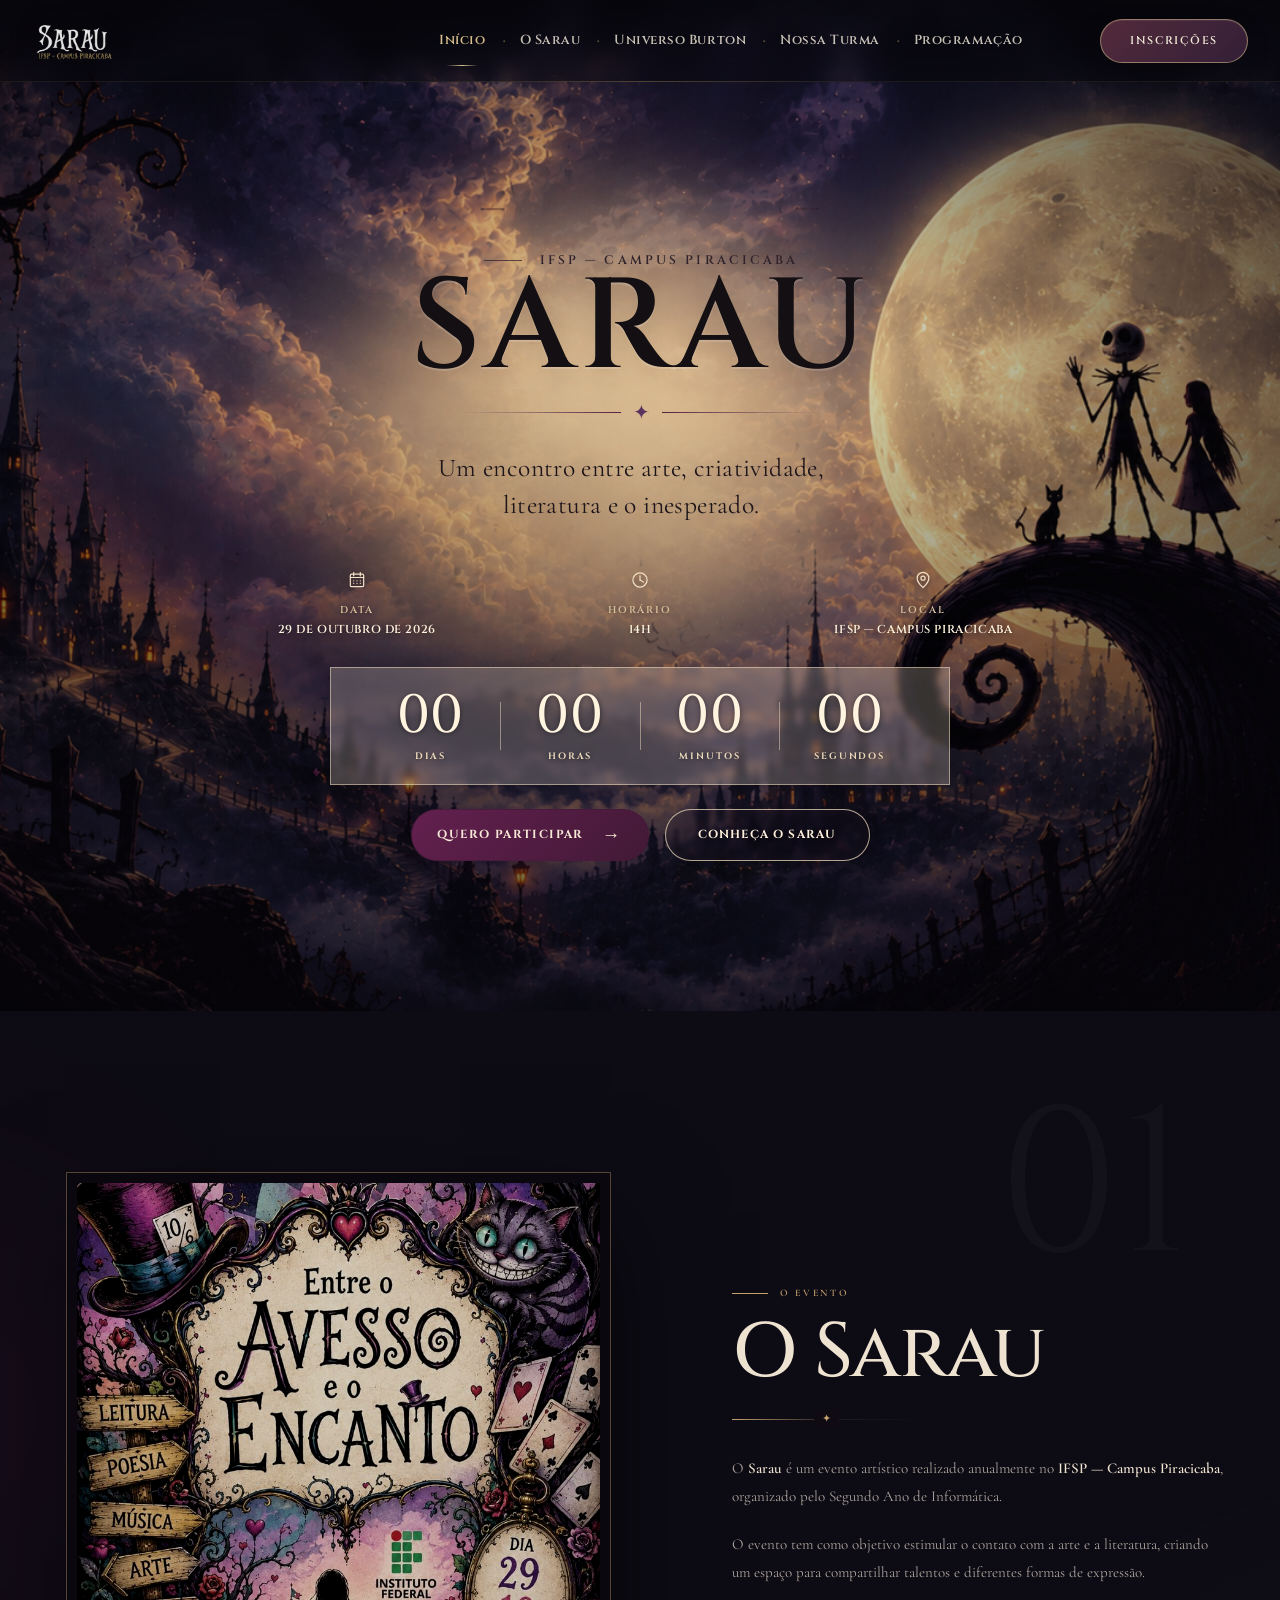
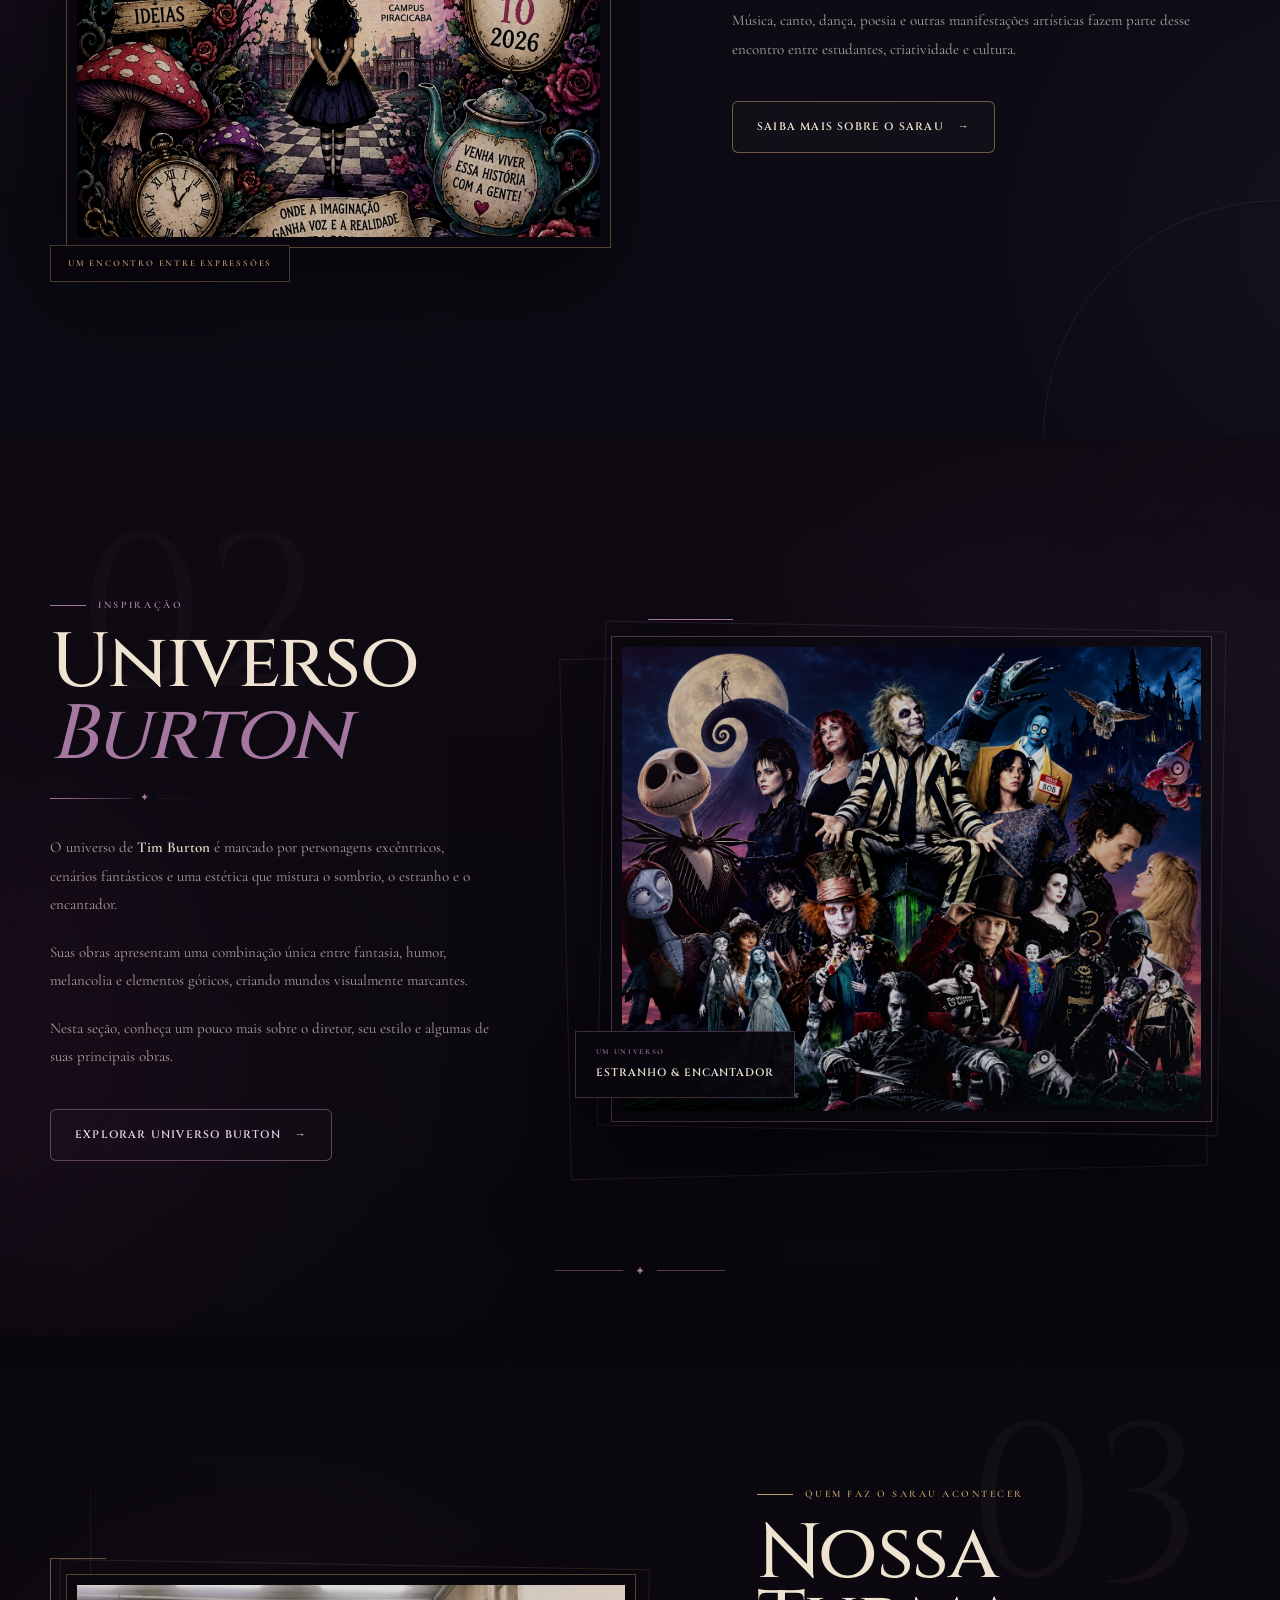
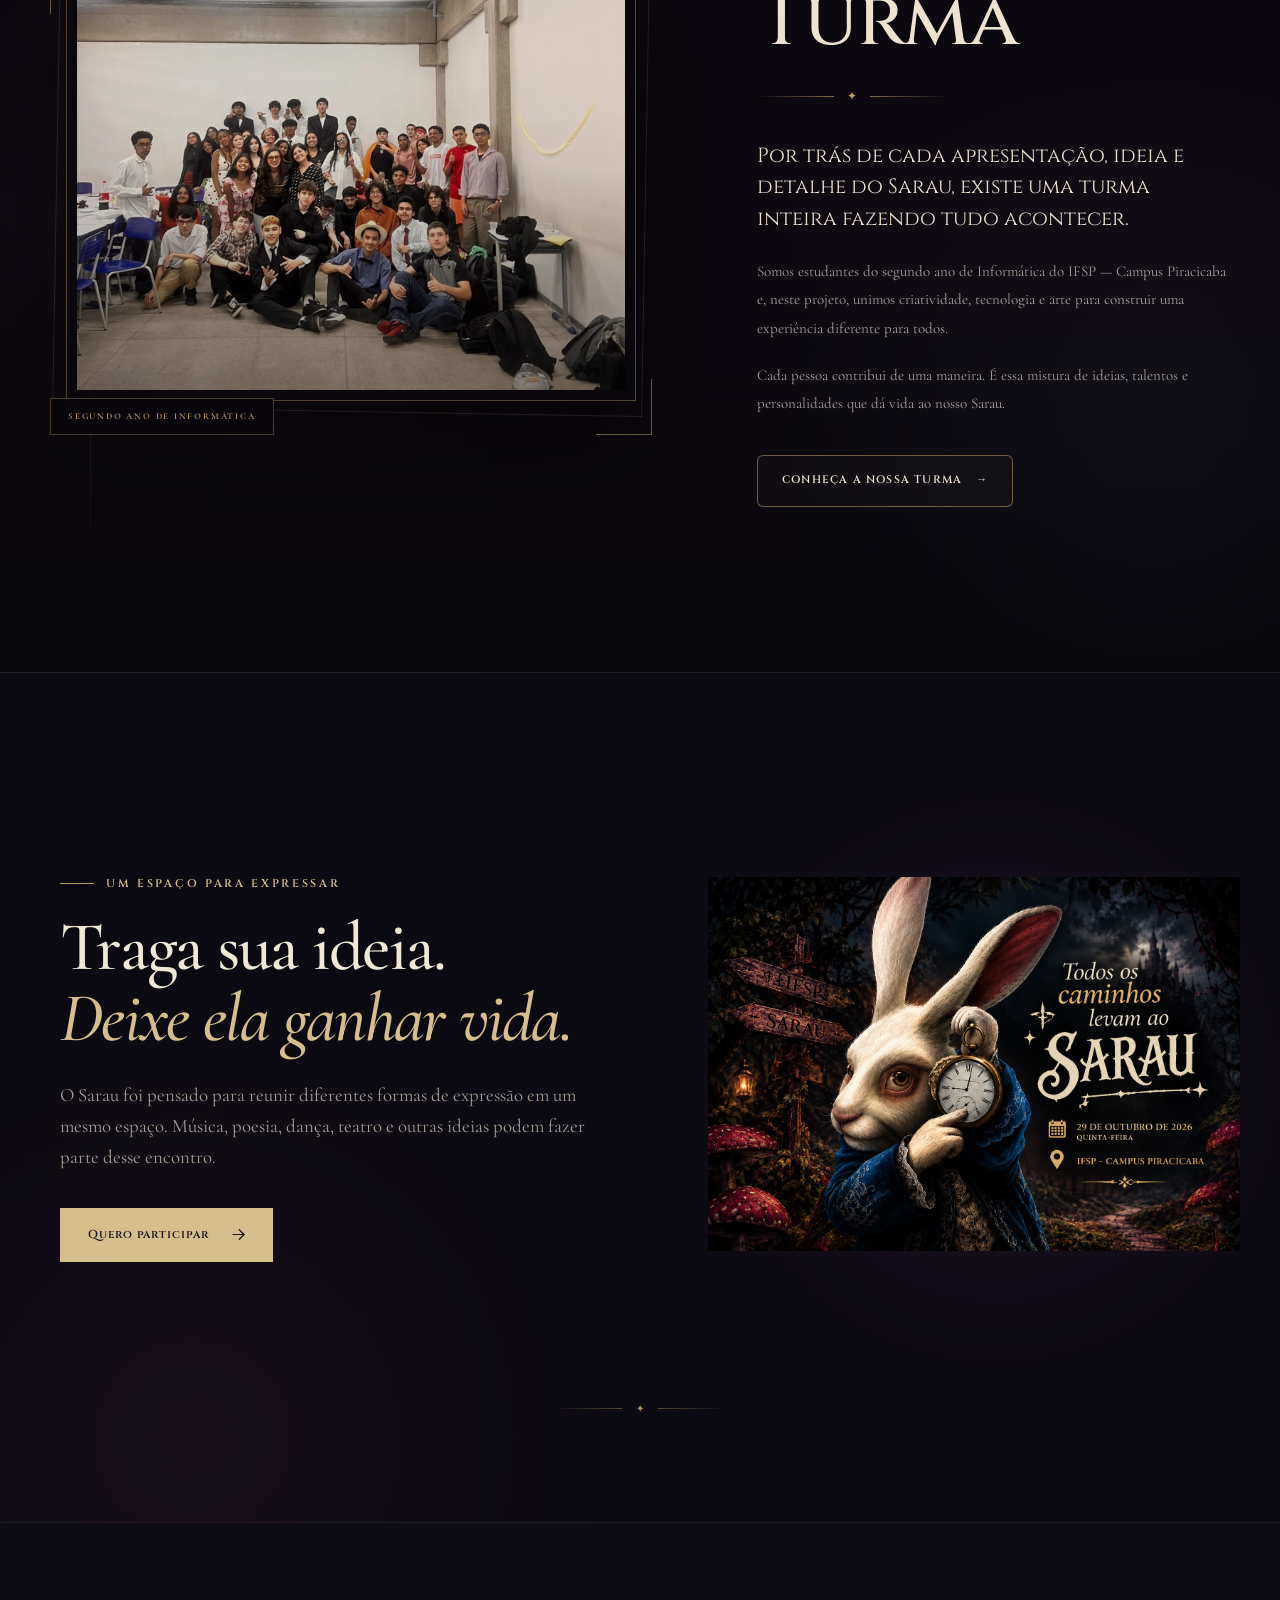
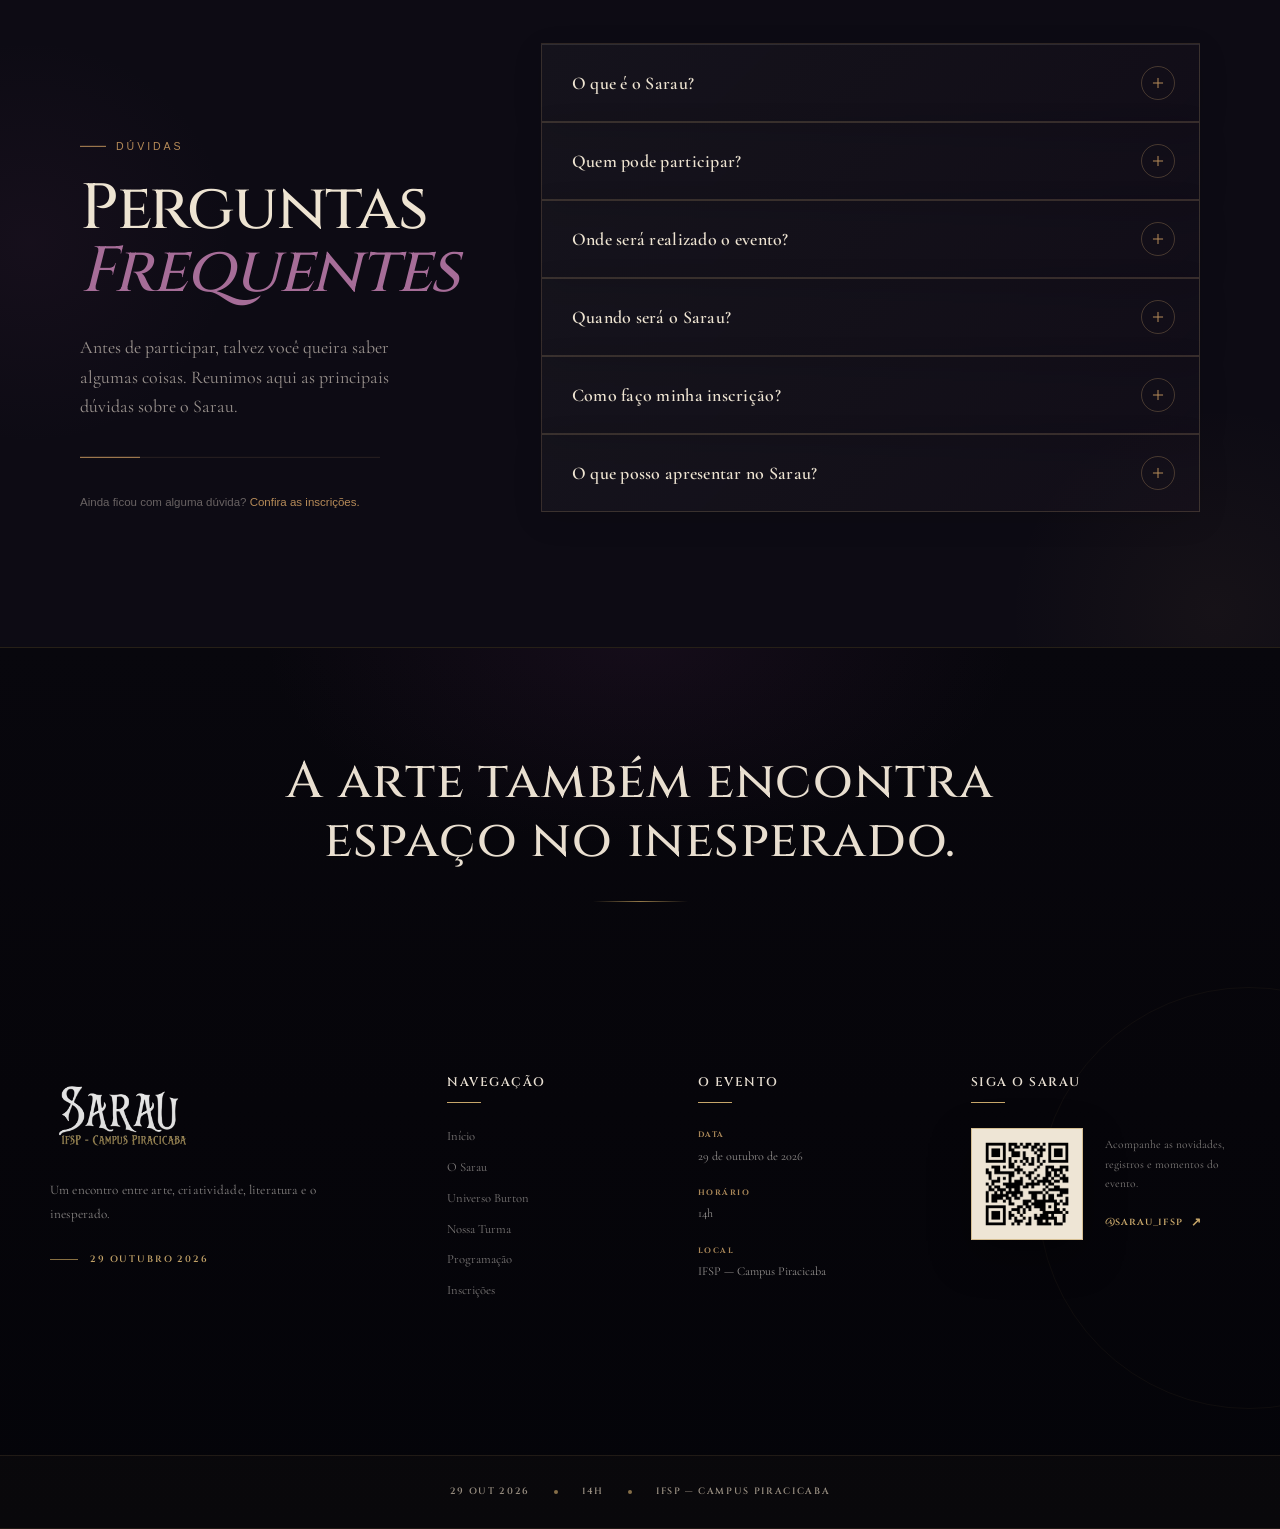
<file: index.html>
<!DOCTYPE html>
<html lang="pt-BR">

<head>
    <meta charset="UTF-8">

    <meta name="viewport" content="width=device-width, initial-scale=1.0">

    <meta
        name="description"
        content="Sarau do Segundo Ano de Informática do IFSP - Campus Piracicaba."
    >

    <meta
        name="keywords"
        content="Sarau, IFSP, Piracicaba, Informática, arte, literatura, Tim Burton"
    >

    <meta name="author" content="Segundo Ano de Informática - IFSP Campus Piracicaba">

    <title>Sarau | IFSP - Campus Piracicaba</title>

    <!-- CSS -->
    <link rel="stylesheet" href="css/global.css">
    <link rel="stylesheet" href="css/home.css">
    <link rel="stylesheet" href="css/footer.css">


    <!-- Fontes -->
    <link rel="preconnect" href="https://fonts.googleapis.com">
    <link rel="preconnect" href="https://fonts.gstatic.com" crossorigin>

    <link
        href="https://fonts.googleapis.com/css2?family=Cinzel:wght@400;500;600;700&family=Cinzel+Decorative:wght@400;700;900&family=Cormorant+Garamond:ital,wght@0,400;0,500;0,600;0,700;1,500;1,600&display=swap"
        rel="stylesheet"
    >
</head>

<body>

    <!-- =====================================================
         HEADER / NAVBAR
    ====================================================== -->

    <header class="site-header">

    <div class="header-container">

        <!-- LOGO -->
        <a href="index.html" class="logo" aria-label="Página inicial do Sarau">

            <img
                src="img/logo/logo-sarau.png"
                alt="Sarau — IFSP Campus Piracicaba"
                class="logo-image"
            >

        </a>


        <!-- NAVEGAÇÃO -->
        <nav class="main-navigation" aria-label="Navegação principal">

            <a href="index.html" class="nav-link">
                Início
            </a>

            <a href="o-sarau.html" class="nav-link">
                O Sarau
            </a>

            <a href="universo-burton.html" class="nav-link">
                Universo Burton
            </a>

            <a href="nossa-turma.html" class="nav-link">
                Nossa Turma
            </a>

            <a href="programacao.html" class="nav-link">
                Programação
            </a>

            <a href="inscricoes.html" class="nav-link nav-link-mobile-cta">
            Inscrições
            </a>

        </nav>


        <!-- CTA DO HEADER -->
        <a
            href="inscricoes.html"
            class="header-cta"
        >
            <span>Inscrições</span>
        </a>


        <!-- MENU MOBILE -->
        <button
            class="menu-toggle"
            type="button"
            aria-label="Abrir menu"
            aria-expanded="false"
        >

            <span></span>
            <span></span>
            <span></span>

        </button>

    </div>

</header>


    <main>


    <!-- =====================================================
     HERO
    ====================================================== -->

    <section class="hero" id="inicio">

        <!-- Camadas decorativas -->
        <div class="hero-overlay"></div>
        <div class="hero-vignette"></div>

        <div class="hero-container">

            <!-- =================================================
                CABEÇALHO ARTÍSTICO DO HERO
            ================================================== -->

            <div class="hero-intro">

                <!-- TÍTULO -->
                <div class="hero-title-area">

                    <span class="hero-eyebrow">
                        IFSP — CAMPUS PIRACICABA
                    </span>

                    <h1 class="hero-title">
                        SARAU
                    </h1>

                    <div class="hero-title-decoration">
                        <span></span>
                        <i>✦</i>
                        <span></span>
                    </div>
                    <div class="hero-description">

                    <p>
                        Um encontro entre arte,
                        criatividade, literatura
                        e o inesperado.
                    </p>

                </div>

                </div>


                
                

            </div>


            <!-- =================================================
                INFORMAÇÕES DO EVENTO
            ================================================== -->

            <div class="hero-event-info">

                <!-- DATA -->

                <div class="event-info-item">

                    <span class="event-info-icon" aria-hidden="true">
    <svg viewBox="0 0 24 24" role="img">
        <rect x="4" y="5" width="16" height="15" rx="1.5"></rect>
        <line x1="8" y1="3" x2="8" y2="7"></line>
        <line x1="16" y1="3" x2="16" y2="7"></line>
        <line x1="4" y1="9" x2="20" y2="9"></line>
        <line x1="8" y1="13" x2="8" y2="13"></line>
        <line x1="12" y1="13" x2="12" y2="13"></line>
        <line x1="16" y1="13" x2="16" y2="13"></line>
        <line x1="8" y1="16" x2="8" y2="16"></line>
        <line x1="12" y1="16" x2="12" y2="16"></line>
        <line x1="16" y1="16" x2="16" y2="16"></line>
    </svg>
</span>

                    <div class="event-info-text">

                        <span class="event-info-label">
                            DATA
                        </span>

                        <span class="event-info-value">
                            29 DE OUTUBRO DE 2026
                        </span>

                    </div>

                </div>


                <span class="event-info-separator"></span>


                <!-- HORÁRIO -->

                <div class="event-info-item">

                    <span class="event-info-icon" aria-hidden="true">
    <svg viewBox="0 0 24 24" role="img">
        <circle cx="12" cy="12" r="8.5"></circle>
        <line x1="12" y1="7" x2="12" y2="12"></line>
        <line x1="12" y1="12" x2="16" y2="14.5"></line>
    </svg>
</span>

                    <div class="event-info-text">

                        <span class="event-info-label">
                            HORÁRIO
                        </span>

                        <span class="event-info-value">
                            14H
                        </span>

                    </div>

                </div>


                <span class="event-info-separator"></span>


                <!-- LOCAL -->

                <div class="event-info-item">

                    <span class="event-info-icon" aria-hidden="true">
    <svg viewBox="0 0 24 24" role="img">
        <path d="M12 21s7-6.2 7-11.2a7 7 0 1 0-14 0C5 14.8 12 21 12 21z"></path>
        <circle cx="12" cy="9.8" r="2.5"></circle>
    </svg>
</span>

                    <div class="event-info-text">

                        <span class="event-info-label">
                            LOCAL
                        </span>

                        <span class="event-info-value">
                            IFSP — CAMPUS PIRACICABA
                        </span>

                    </div>

                </div>

            </div>


            <!-- =================================================
                CRONÔMETRO
            ================================================== -->

            <div class="countdown-wrapper">

                <div class="countdown-corner countdown-corner-tl"></div>
                <div class="countdown-corner countdown-corner-tr"></div>
                <div class="countdown-corner countdown-corner-bl"></div>
                <div class="countdown-corner countdown-corner-br"></div>


                <div class="countdown-item">

                    <strong id="countdown-days">
                        00
                    </strong>

                    <span>
                        DIAS
                    </span>

                </div>


                <div class="countdown-divider"></div>


                <div class="countdown-item">

                    <strong id="countdown-hours">
                        00
                    </strong>

                    <span>
                        HORAS
                    </span>

                </div>


                <div class="countdown-divider"></div>


                <div class="countdown-item">

                    <strong id="countdown-minutes">
                        00
                    </strong>

                    <span>
                        MINUTOS
                    </span>

                </div>


                <div class="countdown-divider"></div>


                <div class="countdown-item">

                    <strong id="countdown-seconds">
                        00
                    </strong>

                    <span>
                        SEGUNDOS
                    </span>

                </div>

            </div>


            <!-- =================================================
                BOTÕES
            ================================================== -->

            <div class="hero-actions">

                <a
                    href="inscricoes.html"
                    class="button button-primary hero-button-main"
                >
                    Quero participar
                    <span class="button-arrow">→</span>
                </a>


                <a
                    href="o-sarau.html"
                    class="button button-outline hero-button-secondary"
                >
                    Conheça o Sarau
                </a>

            </div>

        </div>

    </section>



        <!-- =====================================================
             SEÇÃO O SARAU
        ====================================================== -->


    <section class="home-section home-section-sarau" id="sobre">

        <!-- Elementos decorativos -->
        <div class="section-atmosphere"></div>
        <div class="section-glow section-glow-left"></div>
        <div class="section-glow section-glow-right"></div>

        <div class="section-container sarau-section-container">

            <!-- IMAGEM -->

            <div class="section-image sarau-image">

                <div class="image-frame">

                    <img
                        src="img/home/sarau.jpg"
                        alt="Imagem representando o Sarau"
                    >

                </div>

                <span class="image-caption">
                    UM ENCONTRO ENTRE EXPRESSÕES
                </span>

            </div>


            <!-- CONTEÚDO -->

            <div class="section-content sarau-content">

                <span class="section-label">
                    O EVENTO
                </span>

                <h2 class="section-title">
                    O Sarau
                </h2>

                <div class="section-divider"></div>

                <p>
                    O <strong>Sarau</strong> é um evento artístico
                    realizado anualmente no
                    <strong>IFSP — Campus Piracicaba</strong>,
                    organizado pelo Segundo Ano de Informática.
                </p>

                <p>
                    O evento tem como objetivo estimular o contato
                    com a arte e a literatura, criando um espaço
                    para compartilhar talentos e diferentes formas
                    de expressão.
                </p>

                <p>
                    Música, canto, dança, poesia e outras
                    manifestações artísticas fazem parte desse
                    encontro entre estudantes, criatividade e cultura.
                </p>

                <a
                    href="o-sarau.html"
                    class="button button-outline"
                >
                    Saiba mais sobre o Sarau
                    <span class="section-button-arrow">→</span>
                </a>

            </div>

        </div>

    </section>



    <!-- =====================================================
        UNIVERSO BURTON
    ====================================================== -->

    <section
        class="home-section home-section-burton"
        id="burton"
    >

        <!-- Atmosfera -->
        <div class="burton-atmosphere"></div>

        <div class="burton-glow burton-glow-left"></div>
        <div class="burton-glow burton-glow-right"></div>


        <div class="section-container burton-section-container">


            <!-- =================================================
                CONTEÚDO
            ================================================== -->

            <div class="section-content burton-content">

                <span class="section-label">
                    INSPIRAÇÃO
                </span>

                <h2 class="section-title">
                    Universo
                    <span>Burton</span>
                </h2>

                <div class="section-divider"></div>

                <p>
                    O universo de <strong>Tim Burton</strong> é marcado
                    por personagens excêntricos, cenários fantásticos
                    e uma estética que mistura o sombrio, o estranho
                    e o encantador.
                </p>

                <p>
                    Suas obras apresentam uma combinação única entre
                    fantasia, humor, melancolia e elementos góticos,
                    criando mundos visualmente marcantes.
                </p>

                <p>
                    Nesta seção, conheça um pouco mais sobre o diretor,
                    seu estilo e algumas de suas principais obras.
                </p>

                <a
                    href="universo-burton.html"
                    class="button button-outline burton-button"
                >
                    Explorar Universo Burton
                    <span class="section-button-arrow">→</span>
                </a>

            </div>


            <!-- =================================================
                IMAGEM
            ================================================== -->

            <div class="burton-visual">

                <div class="burton-image-frame">

                    <img
                        src="img/home/burton.jpg"
                        alt="Imagem representando o universo de Tim Burton"
                    >

                    <div class="burton-image-overlay"></div>

                </div>


                <!-- Moldura decorativa -->

                <div class="burton-frame-decoration"></div>


                <!-- Pequeno texto -->

                <div class="burton-image-label">

                    <span>
                        UM UNIVERSO
                    </span>

                    <strong>
                        ESTRANHO & ENCANTADOR
                    </strong>

                </div>

            </div>

        </div>


        <!-- Ornamento inferior -->

        <div class="burton-ornament">

            <span></span>

            <i>✦</i>

            <span></span>

        </div>

    </section>



    <!-- =====================================================
        NOSSA TURMA
    ===================================================== -->
    <section class="home-class" id="nossa-turma">

        <div class="home-class-background"></div>

        <div class="home-class-container">

            <div class="home-class-image">
                <div class="home-class-image-frame">
                    <img
                        src="img/turma/turma.jpg"
                        alt="Segundo ano de Informática do IFSP - Campus Piracicaba"
                    >
                </div>

                <span class="home-class-image-caption">
                    SEGUNDO ANO DE INFORMÁTICA
                </span>
            </div>

            <div class="home-class-content">

                <span class="section-eyebrow">
                    QUEM FAZ O SARAU ACONTECER
                </span>

                <h2 class="section-title">
                    Nossa Turma
                </h2>

                <div class="section-ornament" aria-hidden="true">
                    <span></span>
                    <strong>✦</strong>
                    <span></span>
                </div>

                <p class="home-class-intro">
                    Por trás de cada apresentação, ideia e detalhe do Sarau,
                    existe uma turma inteira fazendo tudo acontecer.
                </p>

                <p>
                    Somos estudantes do segundo ano de Informática do
                    IFSP — Campus Piracicaba e, neste projeto, unimos
                    criatividade, tecnologia e arte para construir uma
                    experiência diferente para todos.
                </p>

                <p>
                    Cada pessoa contribui de uma maneira. É essa mistura
                    de ideias, talentos e personalidades que dá vida ao
                    nosso Sarau.
                </p>

                <a href="nossa-turma.html" class="button button-outline">
                    Conheça a nossa turma
                    <span aria-hidden="true">→</span>
                </a>

            </div>

        </div>

    </section>



        <!-- =====================================================
     CONVITE PARA PARTICIPAR
====================================================== -->
<section class="home-invite">

    <div class="invite-container">

        <!-- =============================================
             TEXTO PRINCIPAL
        ============================================== -->
        <div class="invite-content">

            <span class="invite-kicker">
                UM ESPAÇO PARA EXPRESSAR
            </span>

            <h2 class="invite-title">
                Traga sua ideia.
                <span>Deixe ela ganhar vida.</span>
            </h2>

            <p class="invite-description">
                O Sarau foi pensado para reunir diferentes formas
                de expressão em um mesmo espaço. Música, poesia,
                dança, teatro e outras ideias podem fazer parte
                desse encontro.
            </p>

            <a href="inscricoes.html" class="invite-button">
                <span>Quero participar</span>

                <svg
                    viewBox="0 0 24 24"
                    fill="none"
                    xmlns="http://www.w3.org/2000/svg"
                    aria-hidden="true"
                >
                    <path
                        d="M5 12H19"
                        stroke="currentColor"
                        stroke-width="1.5"
                        stroke-linecap="round"
                    />

                    <path
                        d="M13 6L19 12L13 18"
                        stroke="currentColor"
                        stroke-width="1.5"
                        stroke-linecap="round"
                        stroke-linejoin="round"
                    />
                </svg>
            </a>

        </div>


        <!-- =============================================
     COMPOSIÇÃO VISUAL
============================================= -->
<div class="invite-art">

    <div class="invite-art-image">
        <img
            src="img/home/coelho-sarau.jpg"
            alt="Coelho branco segurando um relógio, representando o caminho até o Sarau"
        >
    </div>

</div>

    </div>


    <!-- =============================================
         ELEMENTO DECORATIVO INFERIOR
    ============================================== -->
    <div class="invite-bottom-mark" aria-hidden="true">

        <span></span>
        <i>✦</i>
        <span></span>

    </div>

</section>

    

    <!-- =====================================================
     PERGUNTAS FREQUENTES
====================================================== -->

<section class="home-section faq-section" id="faq">

    <div class="faq-container">

        <!-- =================================================
             INTRODUÇÃO
        ================================================== -->

        <div class="faq-intro">

            <span class="faq-label">
                DÚVIDAS
            </span>

            <h2 class="faq-title">
                Perguntas
                <span>Frequentes</span>
            </h2>

            <p class="faq-description">
                Antes de participar, talvez você queira saber
                algumas coisas. Reunimos aqui as principais
                dúvidas sobre o Sarau.
            </p>

            <div class="faq-line">
                <span></span>
            </div>

            <p class="faq-note">
                Ainda ficou com alguma dúvida?
                <a href="inscricoes.html">
                    Confira as inscrições.
                </a>
            </p>

        </div>


        <!-- =================================================
             PERGUNTAS
        ================================================== -->

        <div class="faq-content">


            <!-- PERGUNTA 01 -->

            <article class="faq-item">

                <button
                    class="faq-question"
                    type="button"
                    aria-expanded="false"
                >

                    <span class="faq-question-text">
                        O que é o Sarau?
                    </span>

                    <span
                        class="faq-toggle"
                        aria-hidden="true"
                    >

                        <svg
                            viewBox="0 0 24 24"
                            fill="none"
                            xmlns="http://www.w3.org/2000/svg"
                        >

                            <path
                                d="M12 5V19"
                                stroke="currentColor"
                                stroke-width="1.5"
                                stroke-linecap="round"
                            />

                            <path
                                d="M5 12H19"
                                stroke="currentColor"
                                stroke-width="1.5"
                                stroke-linecap="round"
                            />

                        </svg>

                    </span>

                </button>


                <div class="faq-answer">

                    <p>
                        O Sarau é um evento artístico realizado
                        pelo Segundo Ano de Informática do
                        IFSP — Campus Piracicaba. A proposta é
                        reunir arte, criatividade, literatura e
                        diferentes formas de expressão em um
                        mesmo espaço.
                    </p>

                </div>

            </article>


            <!-- PERGUNTA 02 -->

            <article class="faq-item">

                <button
                    class="faq-question"
                    type="button"
                    aria-expanded="false"
                >

                    <span class="faq-question-text">
                        Quem pode participar?
                    </span>

                    <span
                        class="faq-toggle"
                        aria-hidden="true"
                    >

                        <svg
                            viewBox="0 0 24 24"
                            fill="none"
                            xmlns="http://www.w3.org/2000/svg"
                        >

                            <path
                                d="M12 5V19"
                                stroke="currentColor"
                                stroke-width="1.5"
                                stroke-linecap="round"
                            />

                            <path
                                d="M5 12H19"
                                stroke="currentColor"
                                stroke-width="1.5"
                                stroke-linecap="round"
                            />

                        </svg>

                    </span>

                </button>


                <div class="faq-answer">

                    <p>
                        As informações sobre participação e os
                        critérios de inscrição estão disponíveis
                        na página de inscrições do evento. Por lá,
                        você encontra as orientações necessárias
                        para participar do Sarau.
                    </p>

                </div>

            </article>


            <!-- PERGUNTA 03 -->

            <article class="faq-item">

                <button
                    class="faq-question"
                    type="button"
                    aria-expanded="false"
                >

                    <span class="faq-question-text">
                        Onde será realizado o evento?
                    </span>

                    <span
                        class="faq-toggle"
                        aria-hidden="true"
                    >

                        <svg
                            viewBox="0 0 24 24"
                            fill="none"
                            xmlns="http://www.w3.org/2000/svg"
                        >

                            <path
                                d="M12 5V19"
                                stroke="currentColor"
                                stroke-width="1.5"
                                stroke-linecap="round"
                            />

                            <path
                                d="M5 12H19"
                                stroke="currentColor"
                                stroke-width="1.5"
                                stroke-linecap="round"
                            />

                        </svg>

                    </span>

                </button>


                <div class="faq-answer">

                    <p>
                        O Sarau será realizado no Hall de entrada do Bloco A do Instituto
                        Federal de São Paulo — Campus Piracicaba,
                        localizado na Av. Diácono Jair de Oliveira,
                        1005, Santa Rosa Ipes, Piracicaba — SP.
                    </p>

                </div>

            </article>


            <!-- PERGUNTA 04 -->

            <article class="faq-item">

                <button
                    class="faq-question"
                    type="button"
                    aria-expanded="false"
                >

                    <span class="faq-question-text">
                        Quando será o Sarau?
                    </span>

                    <span
                        class="faq-toggle"
                        aria-hidden="true"
                    >

                        <svg
                            viewBox="0 0 24 24"
                            fill="none"
                            xmlns="http://www.w3.org/2000/svg"
                        >

                            <path
                                d="M12 5V19"
                                stroke="currentColor"
                                stroke-width="1.5"
                                stroke-linecap="round"
                            />

                            <path
                                d="M5 12H19"
                                stroke="currentColor"
                                stroke-width="1.5"
                                stroke-linecap="round"
                            />

                        </svg>

                    </span>

                </button>


                <div class="faq-answer">

                    <p>
                        O evento acontecerá no dia 29 de outubro
                        de 2026, a partir das 14h, no IFSP —
                        Campus Piracicaba.
                    </p>

                </div>

            </article>


            <!-- PERGUNTA 05 -->

            <article class="faq-item">

                <button
                    class="faq-question"
                    type="button"
                    aria-expanded="false"
                >

                    <span class="faq-question-text">
                        Como faço minha inscrição?
                    </span>

                    <span
                        class="faq-toggle"
                        aria-hidden="true"
                    >

                        <svg
                            viewBox="0 0 24 24"
                            fill="none"
                            xmlns="http://www.w3.org/2000/svg"
                        >

                            <path
                                d="M12 5V19"
                                stroke="currentColor"
                                stroke-width="1.5"
                                stroke-linecap="round"
                            />

                            <path
                                d="M5 12H19"
                                stroke="currentColor"
                                stroke-width="1.5"
                                stroke-linecap="round"
                            />

                        </svg>

                    </span>

                </button>


                <div class="faq-answer">

                    <p>
                        A inscrição é realizada por meio do
                        formulário disponibilizado na página
                        de inscrições. Acesse a página, preencha
                        os dados solicitados e siga as orientações
                        apresentadas no formulário.
                    </p>

                </div>

            </article>


            <!-- PERGUNTA 06 -->

            <article class="faq-item">

                <button
                    class="faq-question"
                    type="button"
                    aria-expanded="false"
                >

                    <span class="faq-question-text">
                        O que posso apresentar no Sarau?
                    </span>

                    <span
                        class="faq-toggle"
                        aria-hidden="true"
                    >

                        <svg
                            viewBox="0 0 24 24"
                            fill="none"
                            xmlns="http://www.w3.org/2000/svg"
                        >

                            <path
                                d="M12 5V19"
                                stroke="currentColor"
                                stroke-width="1.5"
                                stroke-linecap="round"
                            />

                            <path
                                d="M5 12H19"
                                stroke="currentColor"
                                stroke-width="1.5"
                                stroke-linecap="round"
                            />

                        </svg>

                    </span>

                </button>


                <div class="faq-answer">

                    <p>
                        O Sarau pode receber diferentes formas de
                        expressão artística, como música, canto,
                        dança, poesia, teatro e outras manifestações
                        culturais. A programação será organizada
                        de acordo com as inscrições realizadas.
                    </p>

                </div>

            </article>


        </div>

    </div>

</section>

    </main>



    <!-- =====================================================
     FOOTER
    ===================================================== -->
<footer class="site-footer">

    <!-- =================================================
         FRASE DE ENCERRAMENTO
    ================================================== -->
    <div class="footer-opening">

        <p class="footer-opening-text">
            A arte também encontra espaço no inesperado.
        </p>

    </div>


    <!-- =================================================
         CONTEÚDO PRINCIPAL
    ================================================== -->
    <div class="footer-main">

        <div class="footer-container">


            <!-- =================================================
                 MARCA
            ================================================== -->
            <div class="footer-brand">

                <a
                    href="index.html"
                    class="footer-logo"
                    aria-label="Página inicial do Sarau"
                >

                    <img
                        src="img/logo/logo-sarau.png"
                        alt="Sarau — IFSP Campus Piracicaba"
                        class="footer-logo-image"
                    >

                </a>


                <p class="footer-description">
                    Um encontro entre arte, criatividade,
                    literatura e o inesperado.
                </p>


                <div class="footer-date">

                    <span>
                        29 OUTUBRO 2026
                    </span>

                </div>

            </div>


            <!-- =================================================
                 NAVEGAÇÃO
            ================================================== -->
            <div class="footer-column">

                <h3 class="footer-title">
                    Navegação
                </h3>


                <nav
                    class="footer-navigation"
                    aria-label="Navegação do rodapé"
                >

                    <a href="index.html">
                        Início
                    </a>

                    <a href="o-sarau.html">
                        O Sarau
                    </a>

                    <a href="universo-burton.html">
                        Universo Burton
                    </a>

                    <a href="nossa-turma.html">
                        Nossa Turma
                    </a>

                    <a href="programacao.html">
                        Programação
                    </a>

                    <a href="inscricoes.html">
                        Inscrições
                    </a>

                </nav>

            </div>


            <!-- =================================================
                 O EVENTO
            ================================================== -->
            <div class="footer-column">

                <h3 class="footer-title">
                    O evento
                </h3>


                <div class="footer-event-info">

                    <div class="footer-event-item">

                        <span class="footer-event-label">
                            DATA
                        </span>

                        <p>
                            29 de outubro de 2026
                        </p>

                    </div>


                    <div class="footer-event-item">

                        <span class="footer-event-label">
                            HORÁRIO
                        </span>

                        <p>
                            14h
                        </p>

                    </div>


                    <div class="footer-event-item">

                        <span class="footer-event-label">
                            LOCAL
                        </span>

                        <p>
                            IFSP — Campus Piracicaba
                        </p>

                    </div>

                </div>

            </div>


            <!-- =================================================
                 INSTAGRAM / CONTATO
            ================================================== -->
            <div class="footer-column footer-social-column">

                <h3 class="footer-title">
                    Siga o Sarau
                </h3>


                <div class="footer-social">

                    <!-- QR CODE -->
                    <a
                        href="https://www.instagram.com/sarau_ifsp?utm_source=ig_web_button_share_sheet&stkn=ZDNlZDc0MzIxNw=="
                        class="footer-qr"
                        target="_blank"
                        rel="noopener noreferrer"
                        aria-label="Abrir Instagram do Sarau"
                    >

                        <img
                            src="img/footer/qr-instagram.png"
                            alt="QR Code para o Instagram do Sarau"
                            class="footer-qr-image"
                        >

                    </a>


                    <!-- INFORMAÇÕES -->
                    <div class="footer-social-content">

                        <p>
                            Acompanhe as novidades,
                            registros e momentos do evento.
                        </p>


                        <a
                            href="https://www.instagram.com/sarau_ifsp?utm_source=ig_web_button_share_sheet&stkn=ZDNlZDc0MzIxNw=="
                            class="footer-instagram"
                            target="_blank"
                            rel="noopener noreferrer"
                        >
                            @sarau_ifsp
                        </a>

                    </div>

                </div>

            </div>

        </div>

    </div>


    <!-- =====================================================
         FAIXA DO EVENTO
    ====================================================== -->
    <div class="footer-event-bar">

        <div class="footer-event-bar-container">

            <span>
                29 OUT 2026
            </span>

            <i></i>

            <span>
                14H
            </span>

            <i></i>

            <span>
                IFSP — CAMPUS PIRACICABA
            </span>

        </div>

    </div>

</footer>



    <!-- =====================================================
         JAVASCRIPT
    ====================================================== -->

    <script src="js/main.js" defer></script>
    <script src="js/faq.js" defer></script>

</body>

</html>
</file>
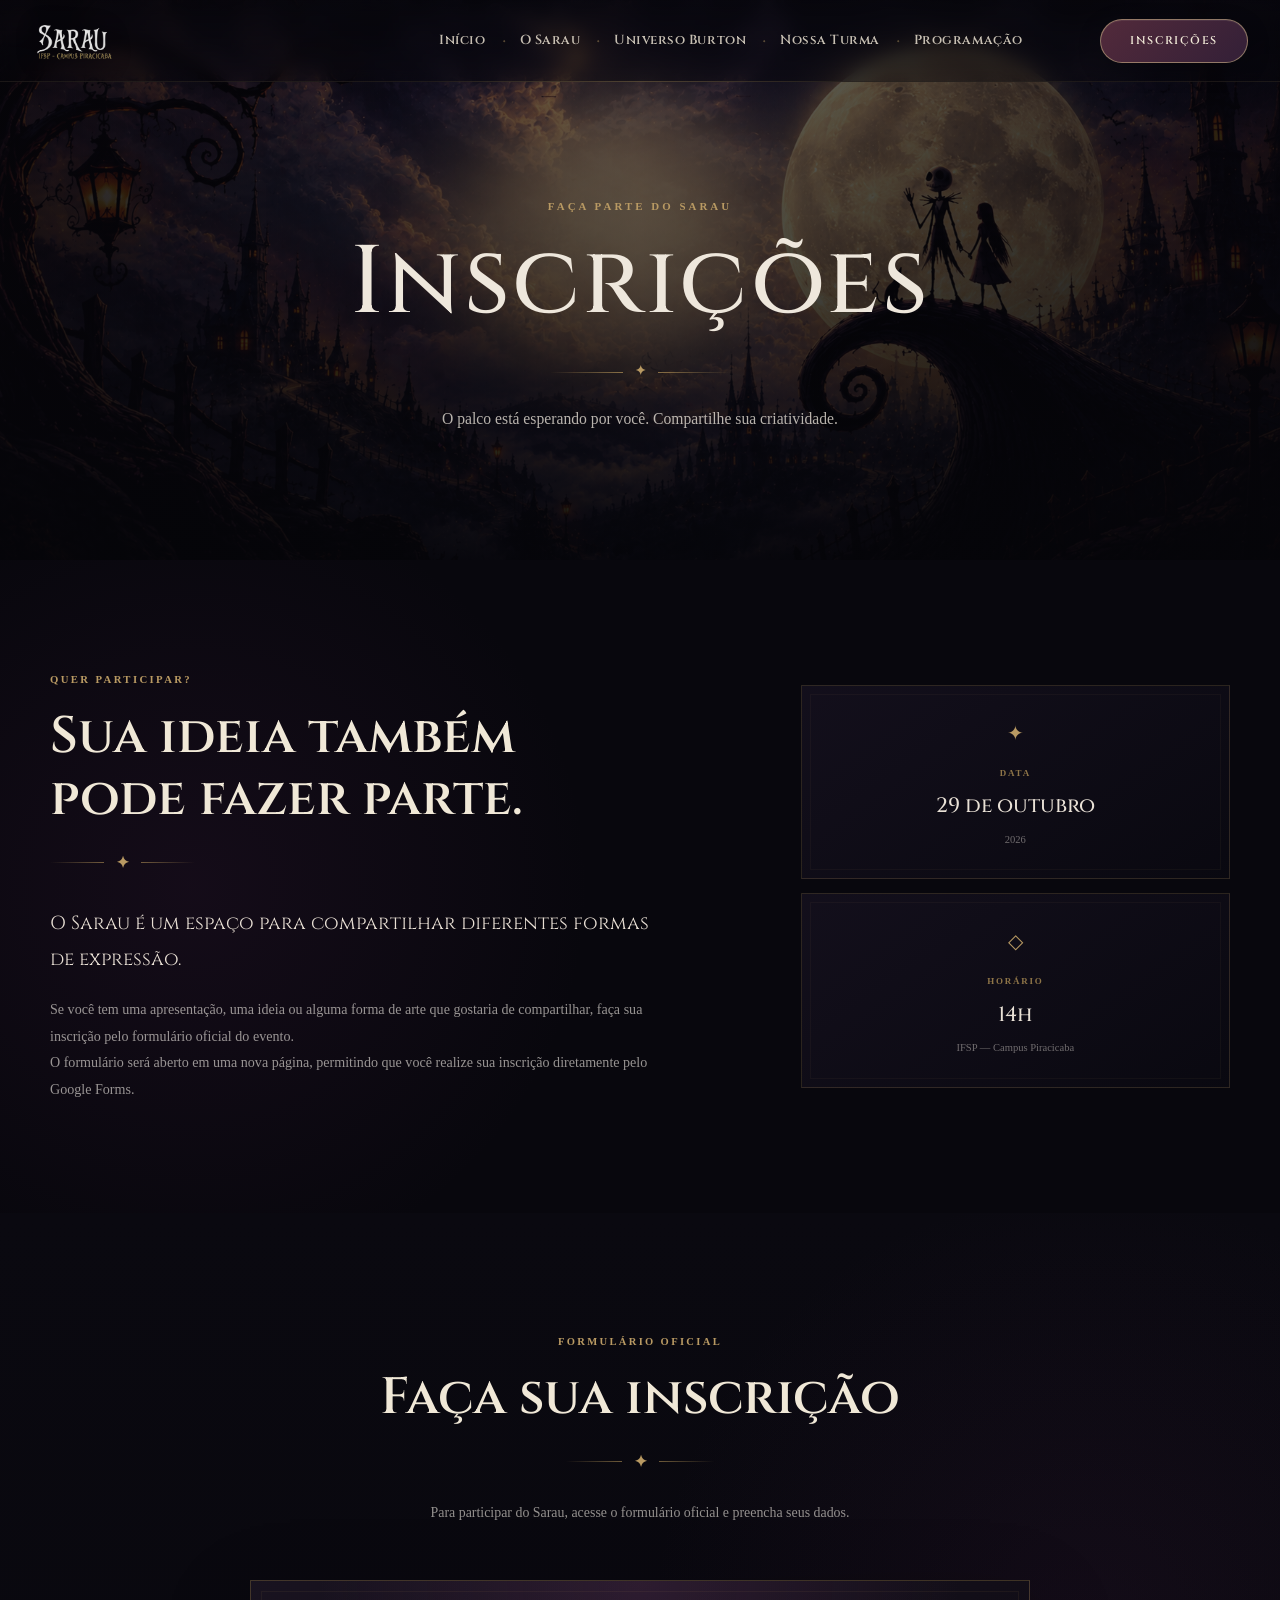
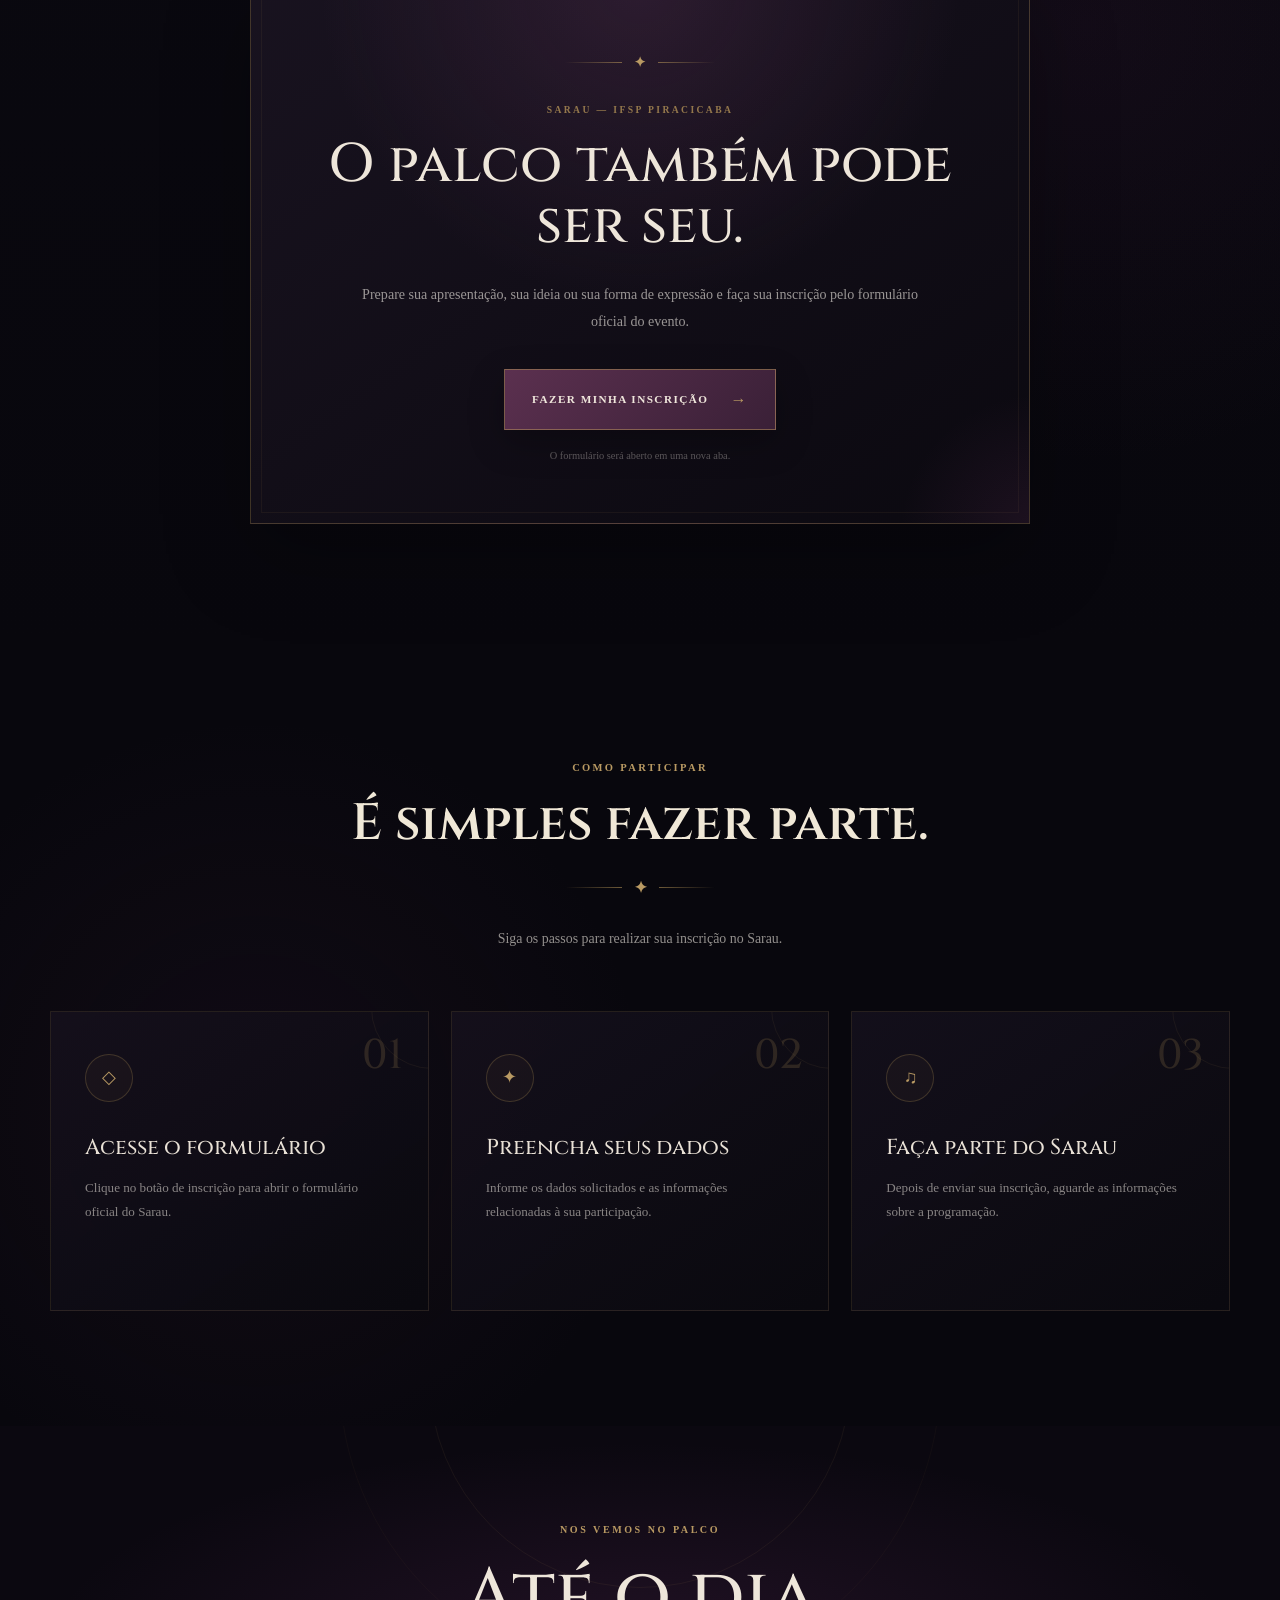
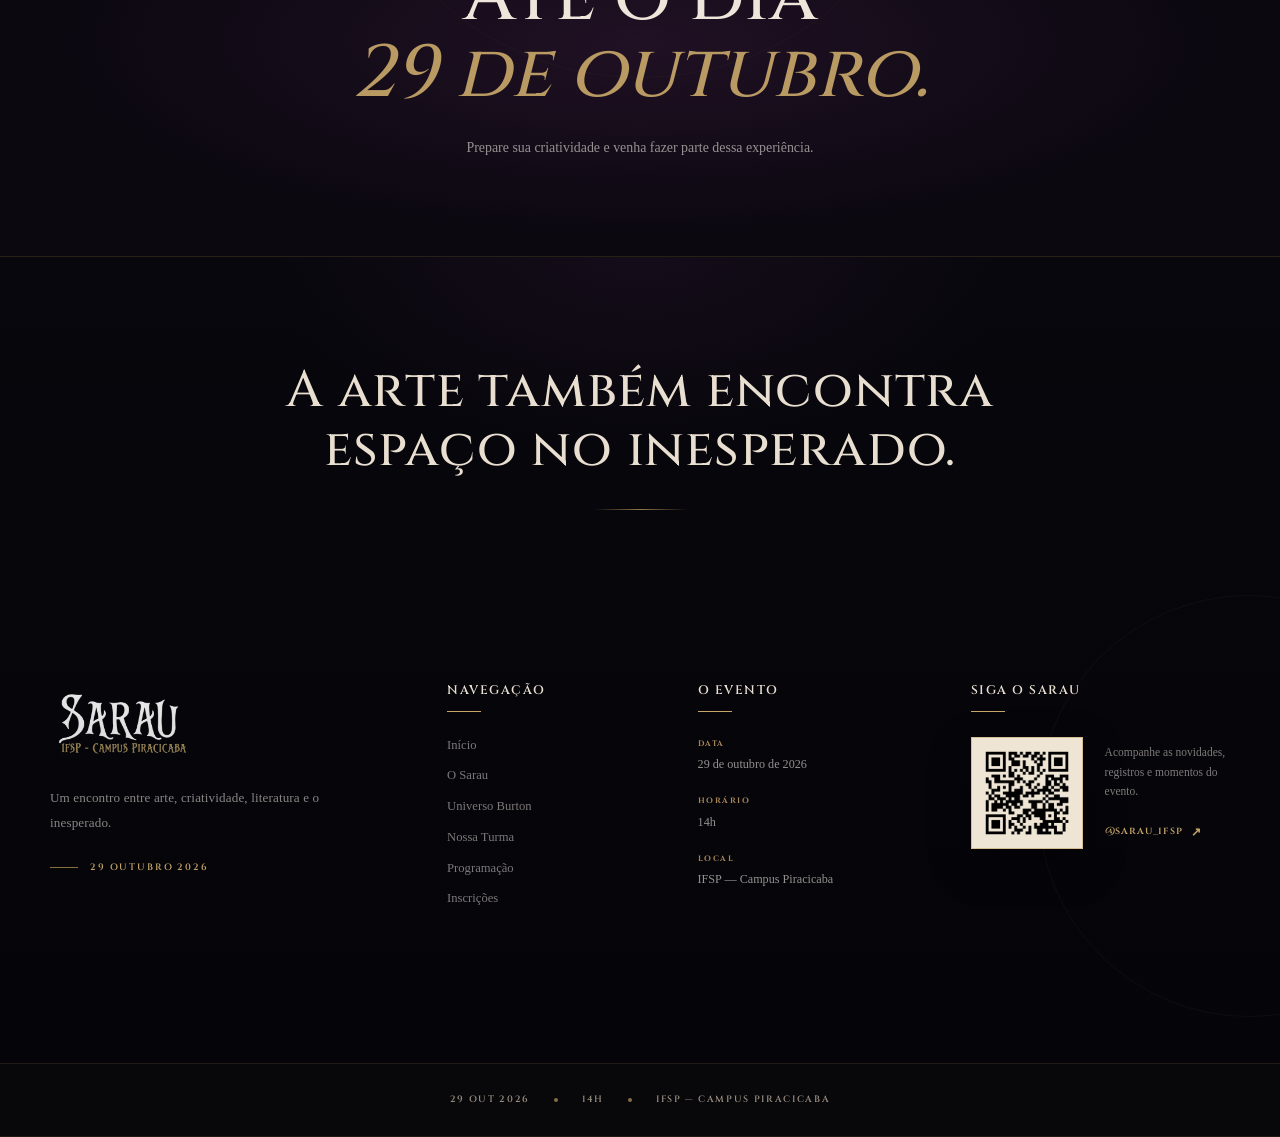
<file: inscricoes.html>
<!DOCTYPE html>
<html lang="pt-BR">

<head>

    <meta charset="UTF-8">

    <meta
        name="viewport"
        content="width=device-width, initial-scale=1.0"
    >

    <meta
        name="description"
        content="Inscreva-se no Sarau do IFSP - Campus Piracicaba."
    >

    <title>Inscrições | Sarau IFSP Piracicaba</title>


    <!-- =====================================================
         GOOGLE FONTS
    ====================================================== -->

    <link rel="preconnect" href="https://fonts.googleapis.com">
    <link rel="preconnect" href="https://fonts.gstatic.com" crossorigin>

    <link
        href="https://fonts.googleapis.com/css2?family=Cinzel:wght@400;500;600;700;800&family=Montserrat:wght@300;400;500;600;700&display=swap"
        rel="stylesheet"
    >


    <!-- =====================================================
         CSS
    ====================================================== -->

    <link rel="stylesheet" href="css/global.css">
    <link rel="stylesheet" href="css/inscricoes.css">
    <link rel="stylesheet" href="css/footer.css">

</head>


<body>


    <!-- =====================================================
         HEADER / NAVBAR
    ====================================================== -->

    <header class="site-header">

        <div class="header-container">

            <!-- LOGO -->

            <a
                href="index.html"
                class="logo"
                aria-label="Página inicial do Sarau"
            >

                <img
                    src="img/logo/logo-sarau.png"
                    alt="Sarau — IFSP Campus Piracicaba"
                    class="logo-image"
                >

            </a>


            <!-- NAVEGAÇÃO -->

            <nav class="main-navigation" aria-label="Navegação principal">

            <a href="index.html" class="nav-link">
                Início
            </a>

            <a href="o-sarau.html" class="nav-link">
                O Sarau
            </a>

            <a href="universo-burton.html" class="nav-link">
                Universo Burton
            </a>

            <a href="nossa-turma.html" class="nav-link">
                Nossa Turma
            </a>

            <a href="programacao.html" class="nav-link">
                Programação
            </a>

            <a href="inscricoes.html" class="nav-link nav-link-mobile-cta">
            Inscrições
            </a>

        </nav>


            <!-- CTA DO HEADER -->

            <a
                href="inscricoes.html"
                class="header-cta"
                target="_blank"
                rel="noopener noreferrer"
            >

                <span>
                    Inscrições
                </span>

            </a>


            <!-- MENU MOBILE -->

            <button
                class="menu-toggle"
                type="button"
                aria-label="Abrir menu"
                aria-expanded="false"
            >

                <span></span>
                <span></span>
                <span></span>

            </button>

        </div>

    </header>



    <!-- =====================================================
         CONTEÚDO PRINCIPAL
    ====================================================== -->

    <main>


        <!-- =================================================
             HERO
        ================================================== -->

        <section class="inscricoes-hero">

            <div class="inscricoes-hero-background"></div>

            <div class="inscricoes-hero-overlay"></div>


            <div class="inscricoes-hero-content">

                <span class="inscricoes-eyebrow">
                    FAÇA PARTE DO SARAU
                </span>


                <h1>
                    Inscrições
                </h1>


                <div
                    class="inscricoes-ornament"
                    aria-hidden="true"
                >

                    <span></span>

                    <strong>✦</strong>

                    <span></span>

                </div>


                <p>
                    O palco está esperando por você.
                    Compartilhe sua criatividade.
                </p>

            </div>

        </section>



        <!-- =================================================
             INTRODUÇÃO
        ================================================== -->

        <section class="inscricoes-intro">

            <div class="inscricoes-container">


                <div class="inscricoes-intro-content reveal-left">

                    <span class="section-eyebrow">
                        QUER PARTICIPAR?
                    </span>


                    <h2 class="section-title">
                        Sua ideia também
                        pode fazer parte.
                    </h2>


                    <div class="section-ornament">

                        <span></span>

                        <strong>✦</strong>

                        <span></span>

                    </div>


                    <p class="inscricoes-highlight">
                        O Sarau é um espaço para compartilhar
                        diferentes formas de expressão.
                    </p>


                    <p>
                        Se você tem uma apresentação, uma ideia
                        ou alguma forma de arte que gostaria de
                        compartilhar, faça sua inscrição pelo
                        formulário oficial do evento.
                    </p>


                    <p>
                        O formulário será aberto em uma nova página,
                        permitindo que você realize sua inscrição
                        diretamente pelo Google Forms.
                    </p>

                </div>



                <!-- =================================================
                     INFORMAÇÕES DO EVENTO
                ================================================== -->

                <div class="inscricoes-info reveal-right">


                    <div class="inscricao-info-card">

                        <span class="info-card-icon">
                            ✦
                        </span>


                        <span class="info-card-label">
                            DATA
                        </span>


                        <strong>
                            29 de outubro
                        </strong>


                        <small>
                            2026
                        </small>

                    </div>



                    <div class="inscricao-info-card">

                        <span class="info-card-icon">
                            ◇
                        </span>


                        <span class="info-card-label">
                            HORÁRIO
                        </span>


                        <strong>
                            14h
                        </strong>


                        <small>
                            IFSP — Campus Piracicaba
                        </small>

                    </div>

                </div>

            </div>

        </section>



        <!-- =================================================
             ÁREA DE INSCRIÇÃO
        ================================================== -->

        <section class="inscricoes-form-section">

            <div class="inscricoes-container">


                <div class="inscricoes-section-heading reveal">

                    <span class="section-eyebrow">
                        FORMULÁRIO OFICIAL
                    </span>


                    <h2 class="section-title">
                        Faça sua inscrição
                    </h2>


                    <div class="section-ornament">

                        <span></span>

                        <strong>✦</strong>

                        <span></span>

                    </div>


                    <p>
                        Para participar do Sarau, acesse o formulário
                        oficial e preencha seus dados.
                    </p>

                </div>



                <!-- =================================================
                     CHAMADA PARA O FORMULÁRIO
                ================================================== -->

                <div class="inscricao-form-card reveal">


                    <div class="inscricao-form-card-decoration">

                        <span></span>

                        <strong>
                            ✦
                        </strong>

                        <span></span>

                    </div>


                    <span class="inscricao-form-label">
                        SARAU — IFSP PIRACICABA
                    </span>


                    <h3>
                        O palco também
                        pode ser seu.
                    </h3>


                    <p>
                        Prepare sua apresentação, sua ideia ou
                        sua forma de expressão e faça sua inscrição
                        pelo formulário oficial do evento.
                    </p>


                    <a
                        href="https://docs.google.com/forms/d/e/1FAIpQLScPg0Q5gq8b4HA3ZmdJbsYBea9Q-drrJWMKbTK7b8tb5Ae_zA/viewform?usp=dialog"
                        class="inscricao-form-button"
                        target="_blank"
                        rel="noopener noreferrer"
                    >

                        <span>
                            Fazer minha inscrição
                        </span>

                        <span
                            class="inscricao-form-button-arrow"
                            aria-hidden="true"
                        >
                            →
                        </span>

                    </a>


                    <small>
                        O formulário será aberto em uma nova aba.
                    </small>

                </div>

            </div>

        </section>



        <!-- =================================================
             COMO FUNCIONA
        ================================================== -->

        <section class="inscricoes-steps">

            <div class="inscricoes-container">


                <div class="inscricoes-section-heading reveal">

                    <span class="section-eyebrow">
                        COMO PARTICIPAR
                    </span>


                    <h2 class="section-title">
                        É simples fazer parte.
                    </h2>


                    <div class="section-ornament">

                        <span></span>

                        <strong>✦</strong>

                        <span></span>

                    </div>


                    <p>
                        Siga os passos para realizar sua inscrição
                        no Sarau.
                    </p>

                </div>



                <div class="inscricoes-steps-grid">


                    <!-- PASSO 01 -->

                    <article class="inscricao-step-card">

                        <span class="inscricao-step-number">
                            01
                        </span>


                        <span class="inscricao-step-icon">
                            ◇
                        </span>


                        <h3>
                            Acesse o formulário
                        </h3>


                        <p>
                            Clique no botão de inscrição para
                            abrir o formulário oficial do Sarau.
                        </p>

                    </article>



                    <!-- PASSO 02 -->

                    <article class="inscricao-step-card">

                        <span class="inscricao-step-number">
                            02
                        </span>


                        <span class="inscricao-step-icon">
                            ✦
                        </span>


                        <h3>
                            Preencha seus dados
                        </h3>


                        <p>
                            Informe os dados solicitados e as
                            informações relacionadas à sua participação.
                        </p>

                    </article>



                    <!-- PASSO 03 -->

                    <article class="inscricao-step-card">

                        <span class="inscricao-step-number">
                            03
                        </span>


                        <span class="inscricao-step-icon">
                            ♫
                        </span>


                        <h3>
                            Faça parte do Sarau
                        </h3>


                        <p>
                            Depois de enviar sua inscrição,
                            aguarde as informações sobre a programação.
                        </p>

                    </article>

                </div>

            </div>

        </section>



        <!-- =================================================
             CHAMADA FINAL
        ================================================== -->

        <section class="inscricoes-final">

            <div class="inscricoes-final-container reveal">

                <span class="section-eyebrow">
                    NOS VEMOS NO PALCO
                </span>


                <h2>
                    Até o dia
                    <span>29 de outubro.</span>
                </h2>


                <p>
                    Prepare sua criatividade e venha fazer
                    parte dessa experiência.
                </p>

            </div>

        </section>


    </main>



    <!-- =====================================================
         FOOTER
    ====================================================== -->

    <footer class="site-footer">


        <!-- =================================================
             FRASE DE ENCERRAMENTO
        ================================================== -->

        <div class="footer-opening">

            <p class="footer-opening-text">
                A arte também encontra espaço no inesperado.
            </p>

        </div>



        <!-- =================================================
             CONTEÚDO PRINCIPAL
        ================================================== -->

        <div class="footer-main">

            <div class="footer-container">


                <!-- =================================================
                     MARCA
                ================================================== -->

                <div class="footer-brand">

                    <a
                        href="index.html"
                        class="footer-logo"
                        aria-label="Página inicial do Sarau"
                    >

                        <img
                            src="img/logo/logo-sarau.png"
                            alt="Sarau — IFSP Campus Piracicaba"
                            class="footer-logo-image"
                        >

                    </a>


                    <p class="footer-description">
                        Um encontro entre arte, criatividade,
                        literatura e o inesperado.
                    </p>


                    <div class="footer-date">

                        <span>
                            29 OUTUBRO 2026
                        </span>

                    </div>

                </div>



                <!-- =================================================
                     NAVEGAÇÃO
                ================================================== -->

                <div class="footer-column">

                    <h3 class="footer-title">
                        Navegação
                    </h3>


                    <nav
                        class="footer-navigation"
                        aria-label="Navegação do rodapé"
                    >

                        <a href="index.html">
                            Início
                        </a>

                        <a href="o-sarau.html">
                            O Sarau
                        </a>

                        <a href="universo-burton.html">
                            Universo Burton
                        </a>

                        <a href="nossa-turma.html">
                            Nossa Turma
                        </a>

                        <a href="programacao.html">
                            Programação
                        </a>

                        <a href="inscricoes.html">
                            Inscrições
                        </a>

                    </nav>

                </div>



                <!-- =================================================
                     O EVENTO
                ================================================== -->

                <div class="footer-column">

                    <h3 class="footer-title">
                        O evento
                    </h3>


                    <div class="footer-event-info">


                        <div class="footer-event-item">

                            <span class="footer-event-label">
                                DATA
                            </span>

                            <p>
                                29 de outubro de 2026
                            </p>

                        </div>



                        <div class="footer-event-item">

                            <span class="footer-event-label">
                                HORÁRIO
                            </span>

                            <p>
                                14h
                            </p>

                        </div>



                        <div class="footer-event-item">

                            <span class="footer-event-label">
                                LOCAL
                            </span>

                            <p>
                                IFSP — Campus Piracicaba
                            </p>

                        </div>


                    </div>

                </div>



                <!-- =================================================
                     INSTAGRAM / CONTATO
                ================================================== -->

                <div class="footer-column footer-social-column">

                    <h3 class="footer-title">
                        Siga o Sarau
                    </h3>


                    <div class="footer-social">


                        <!-- QR CODE -->

                        <a
                            href="https://www.instagram.com/sarau_ifsp?utm_source=ig_web_button_share_sheet&stkn=ZDNlZDc0MzIxNw=="
                            class="footer-qr"
                            target="_blank"
                            rel="noopener noreferrer"
                            aria-label="Abrir Instagram do Sarau"
                        >

                            <img
                                src="img/footer/qr-instagram.png"
                                alt="QR Code para o Instagram do Sarau"
                                class="footer-qr-image"
                            >

                        </a>



                        <!-- INFORMAÇÕES -->

                        <div class="footer-social-content">

                            <p>
                                Acompanhe as novidades,
                                registros e momentos do evento.
                            </p>


                            <a
                                href="https://www.instagram.com/sarau_ifsp?utm_source=ig_web_button_share_sheet&stkn=ZDNlZDc0MzIxNw=="
                                class="footer-instagram"
                                target="_blank"
                                rel="noopener noreferrer"
                            >
                                @sarau_ifsp
                            </a>

                        </div>

                    </div>

                </div>


            </div>

        </div>



        <!-- =====================================================
             FAIXA DO EVENTO
        ====================================================== -->

        <div class="footer-event-bar">

            <div class="footer-event-bar-container">

                <span>
                    29 OUT 2026
                </span>


                <i></i>


                <span>
                    14H
                </span>


                <i></i>


                <span>
                    IFSP — CAMPUS PIRACICABA
                </span>

            </div>

        </div>

    </footer>



    <!-- =====================================================
         JAVASCRIPT
    ====================================================== -->

    <script src="js/main.js"></script>


</body>

</html>
</file>
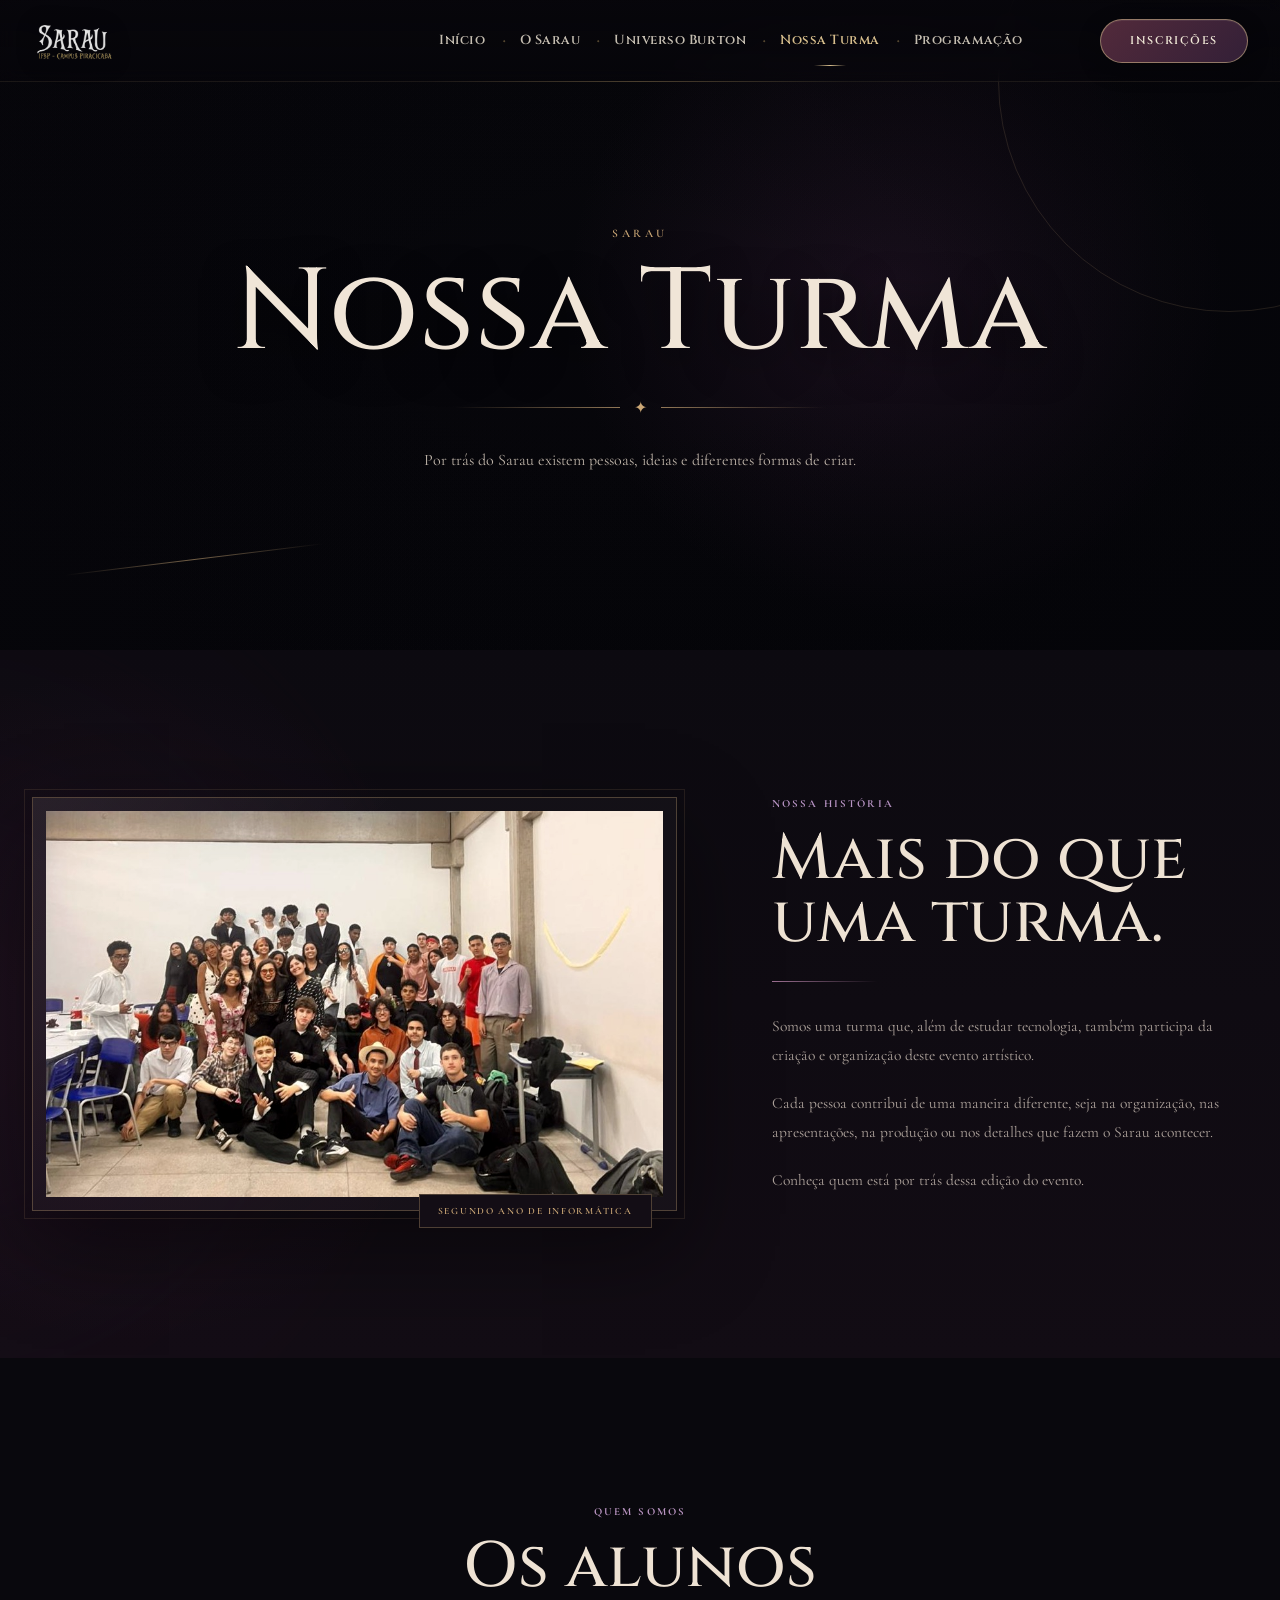
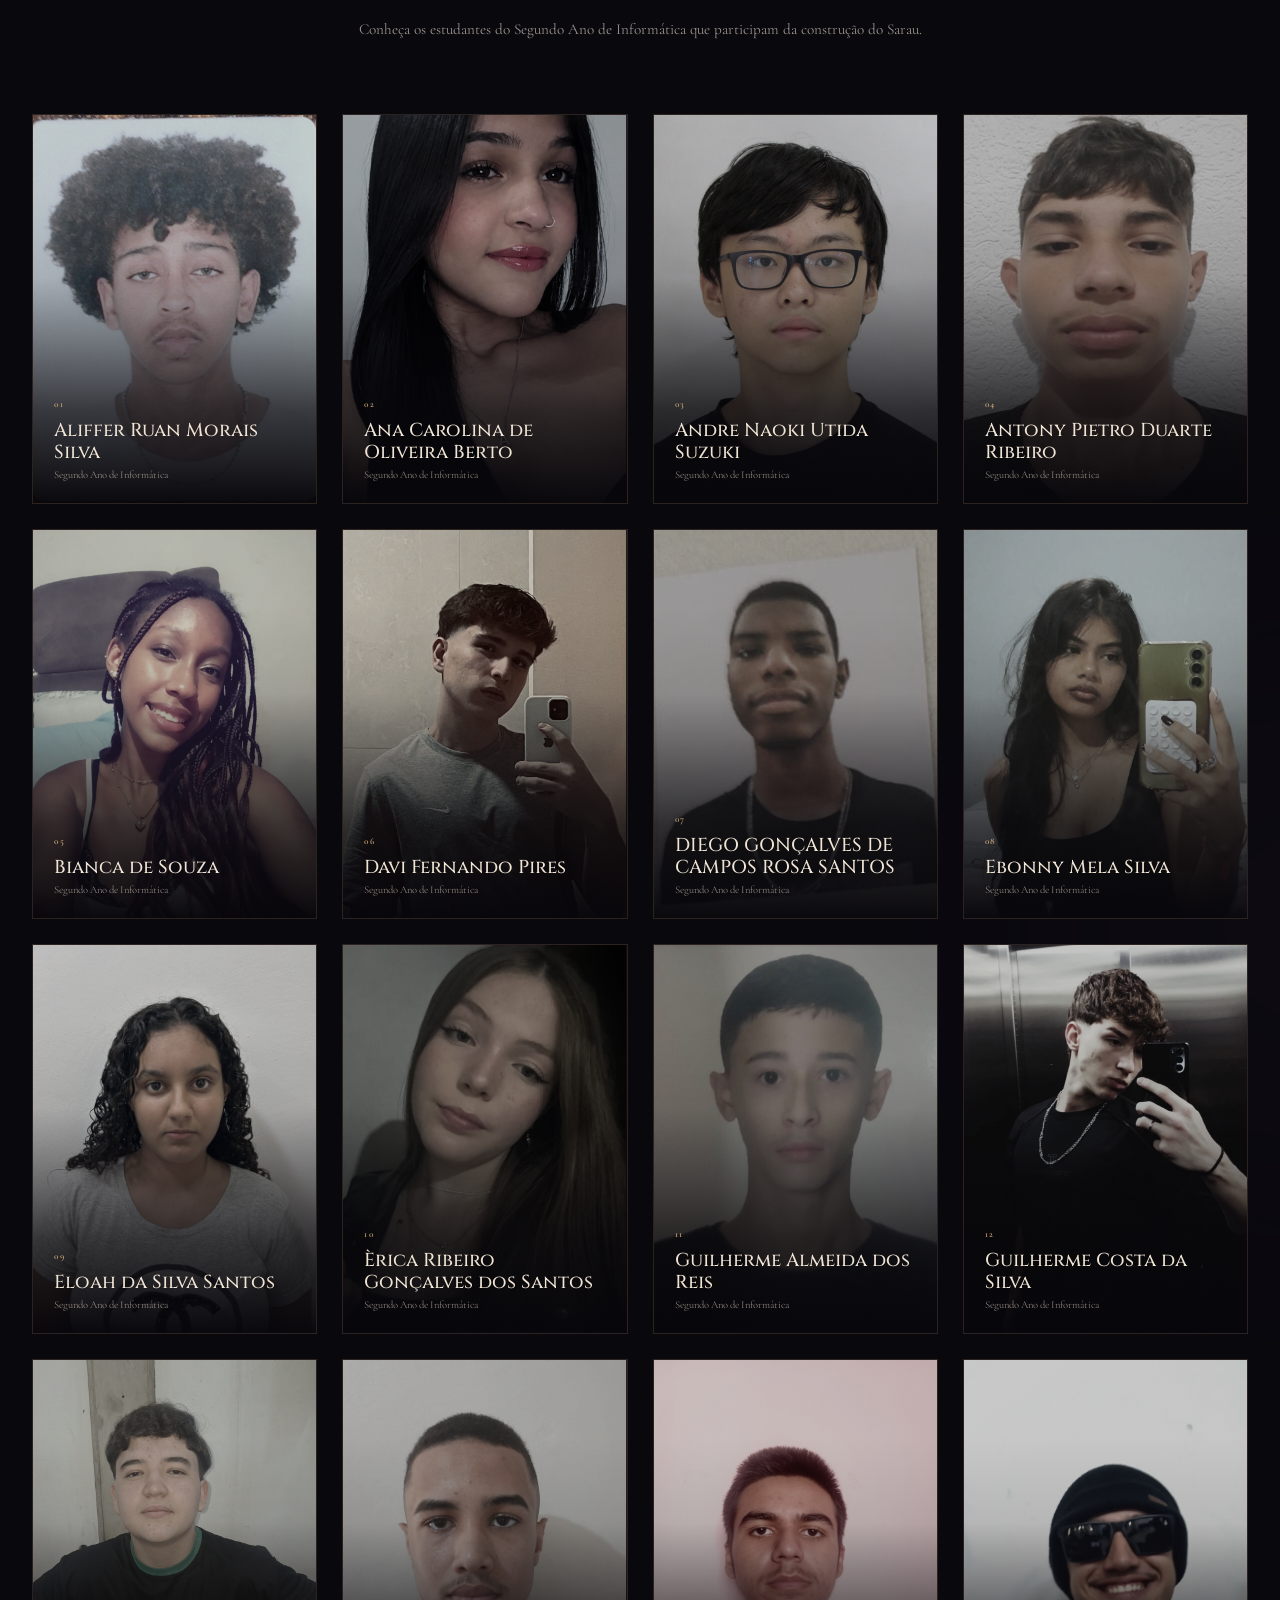
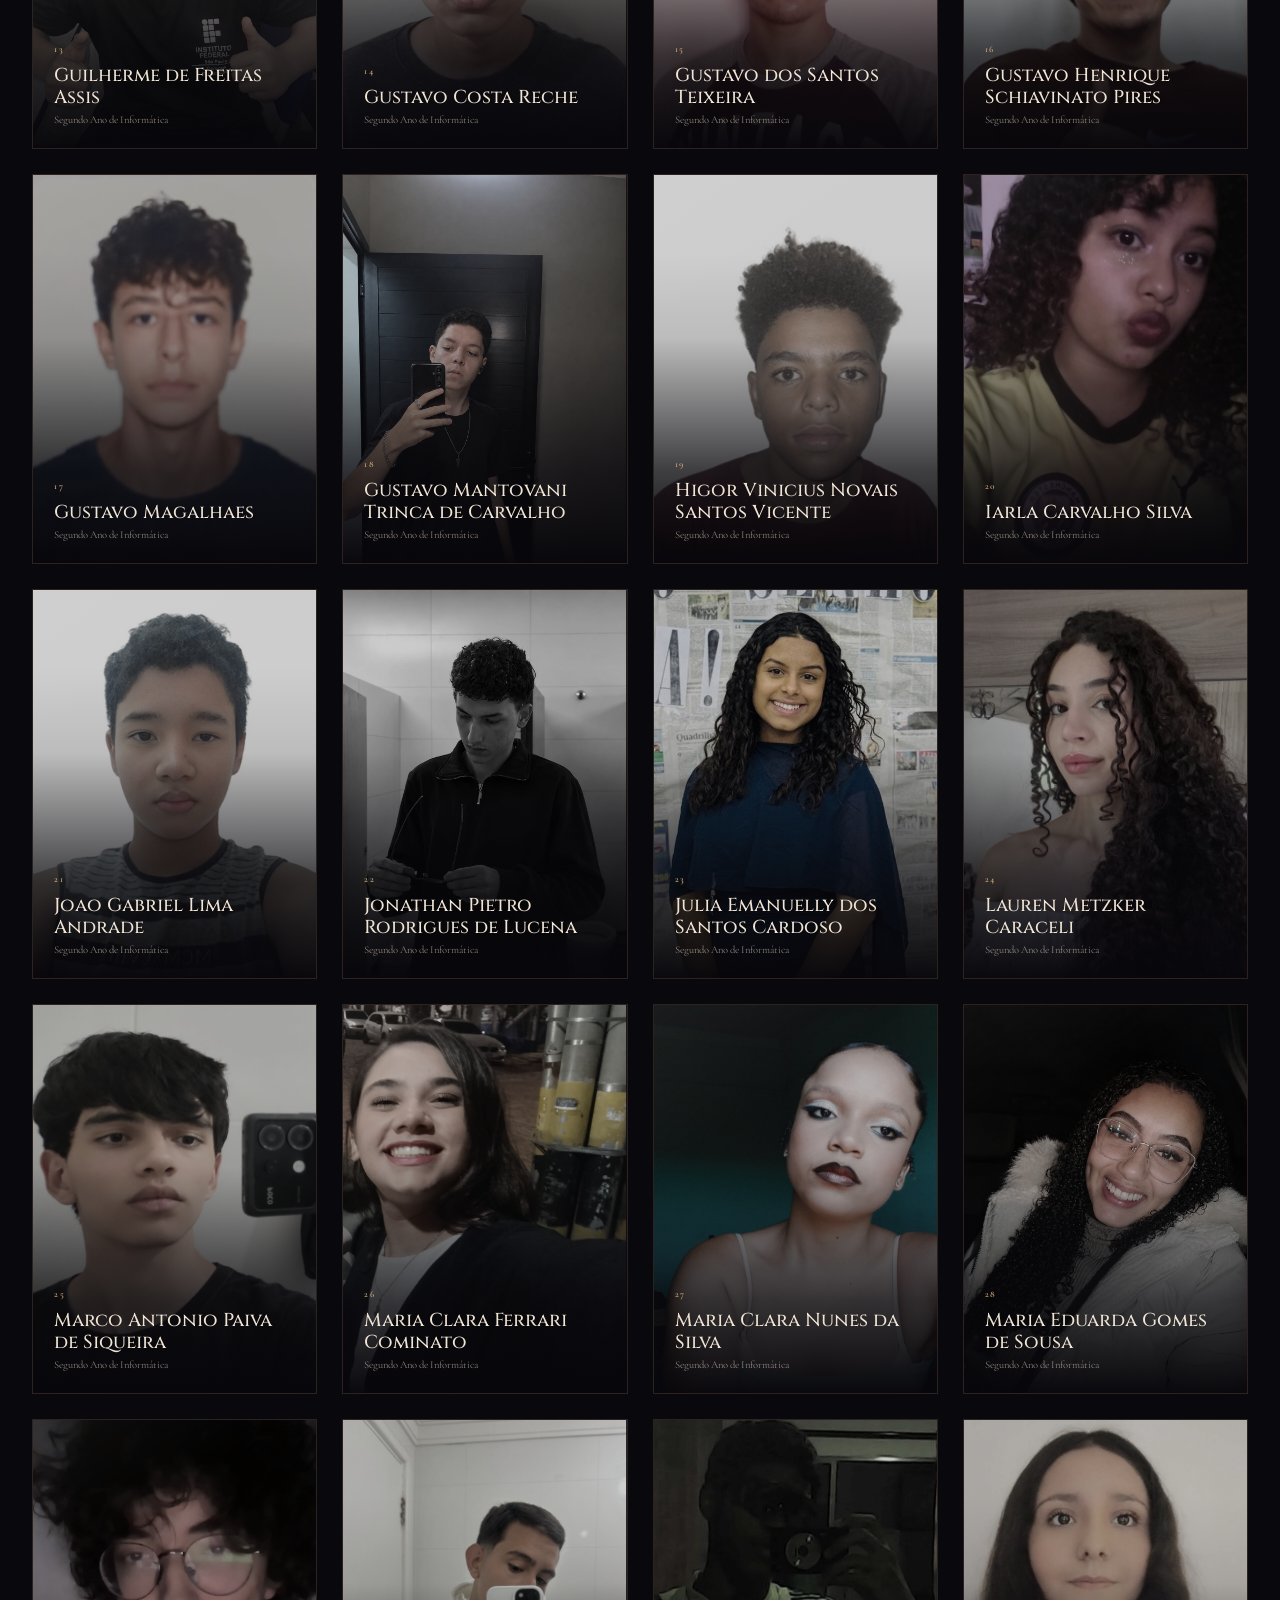
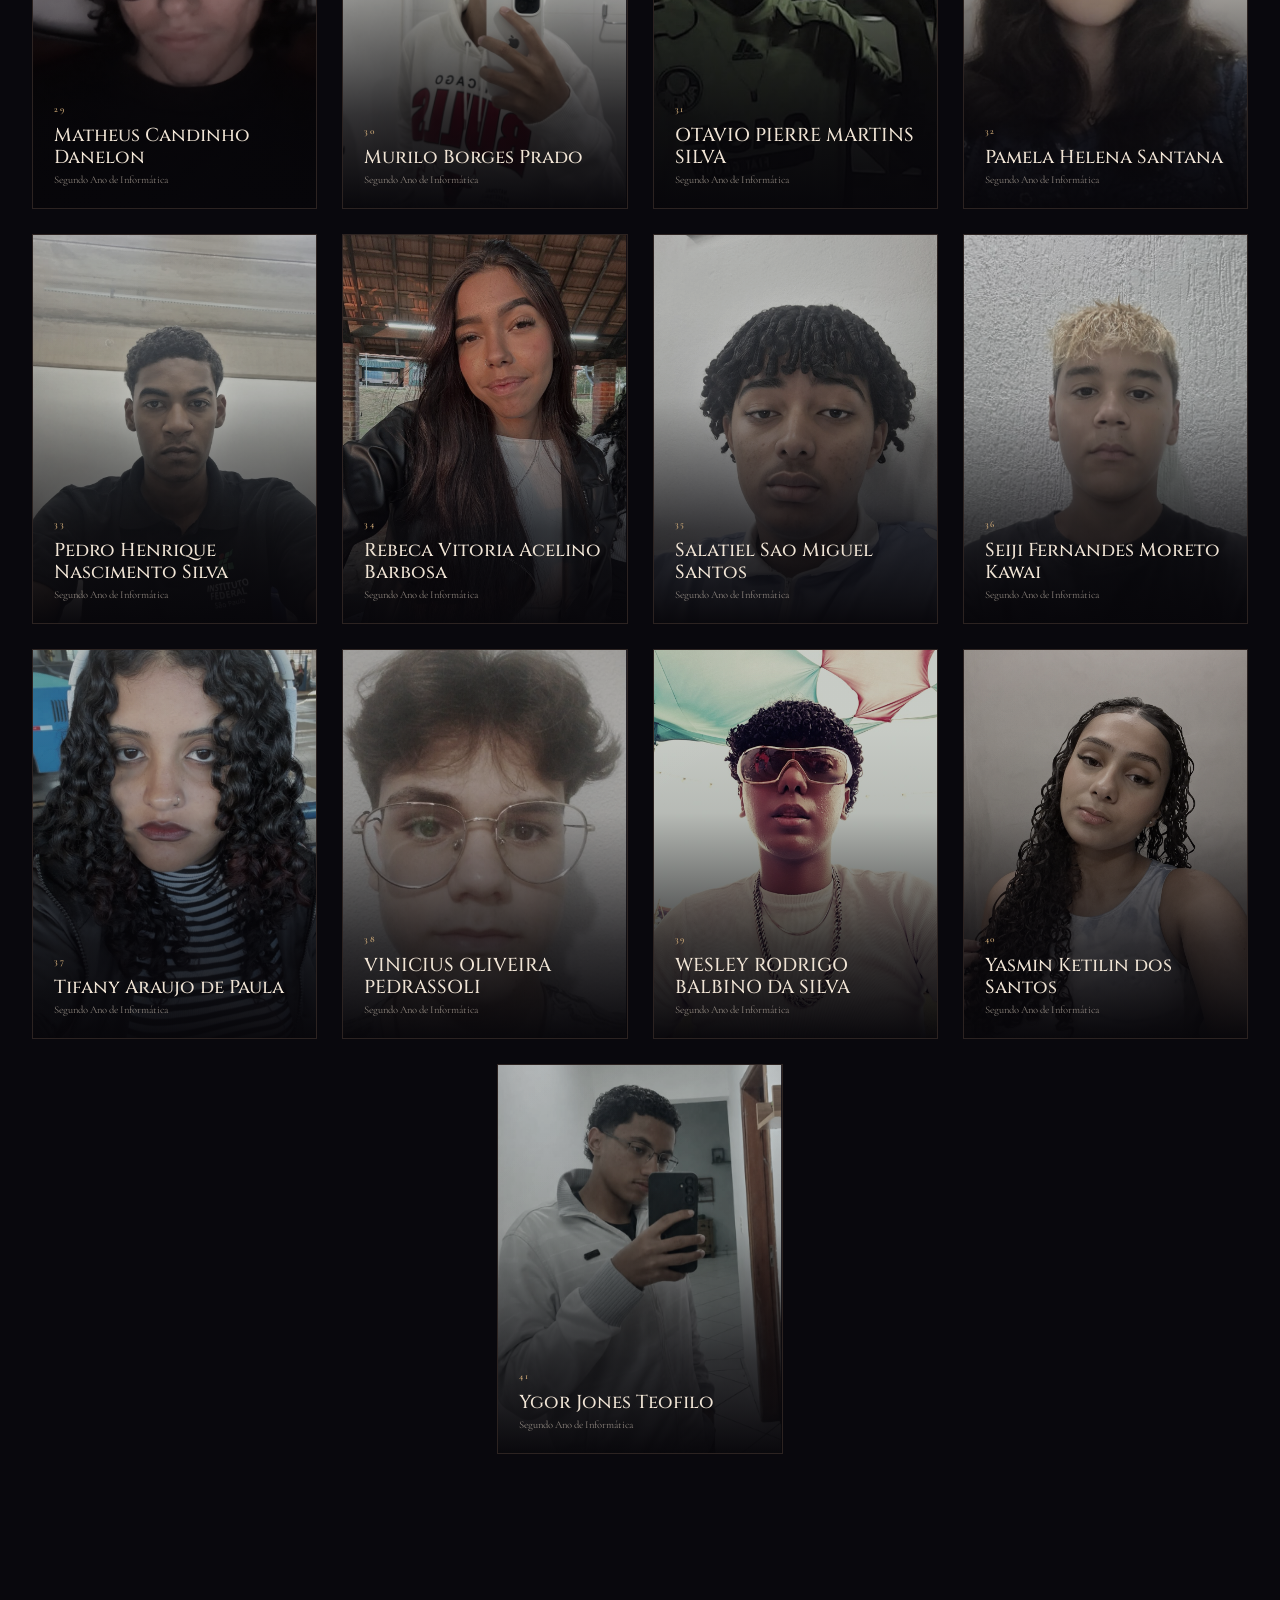
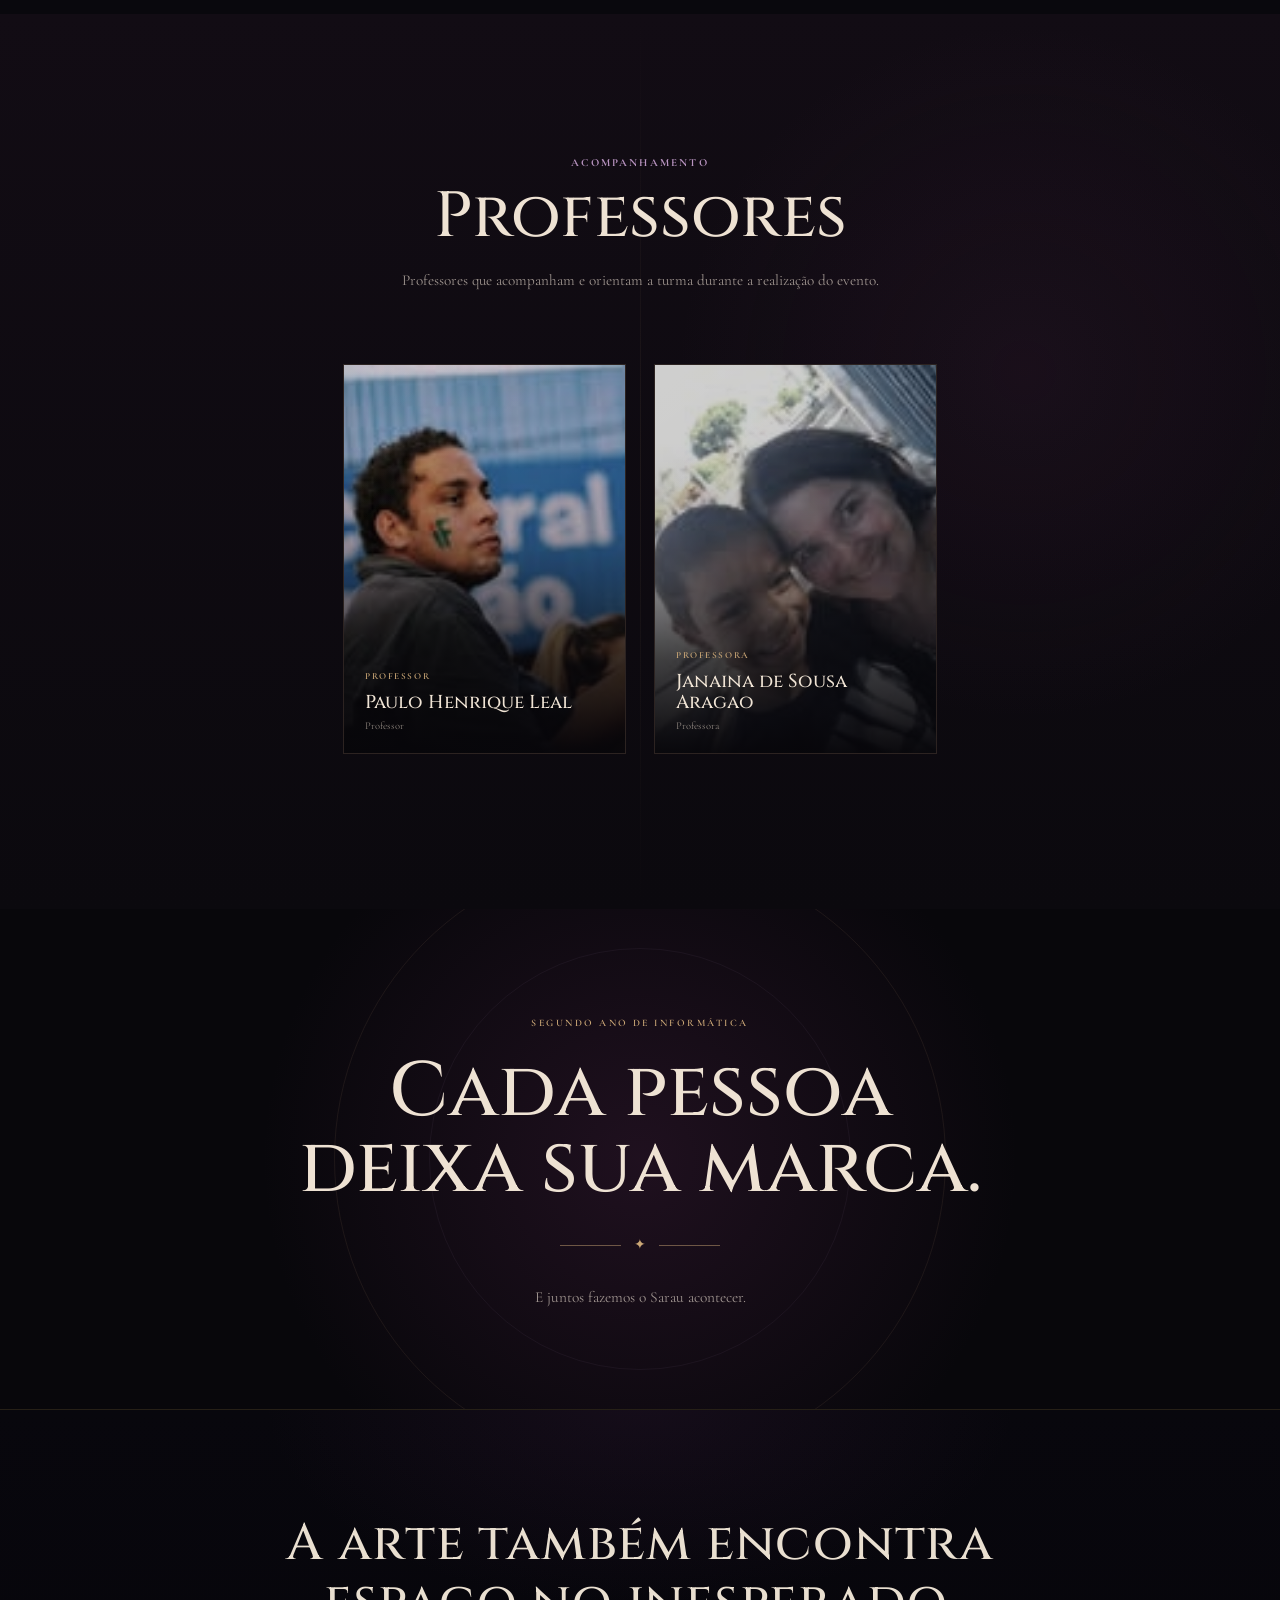
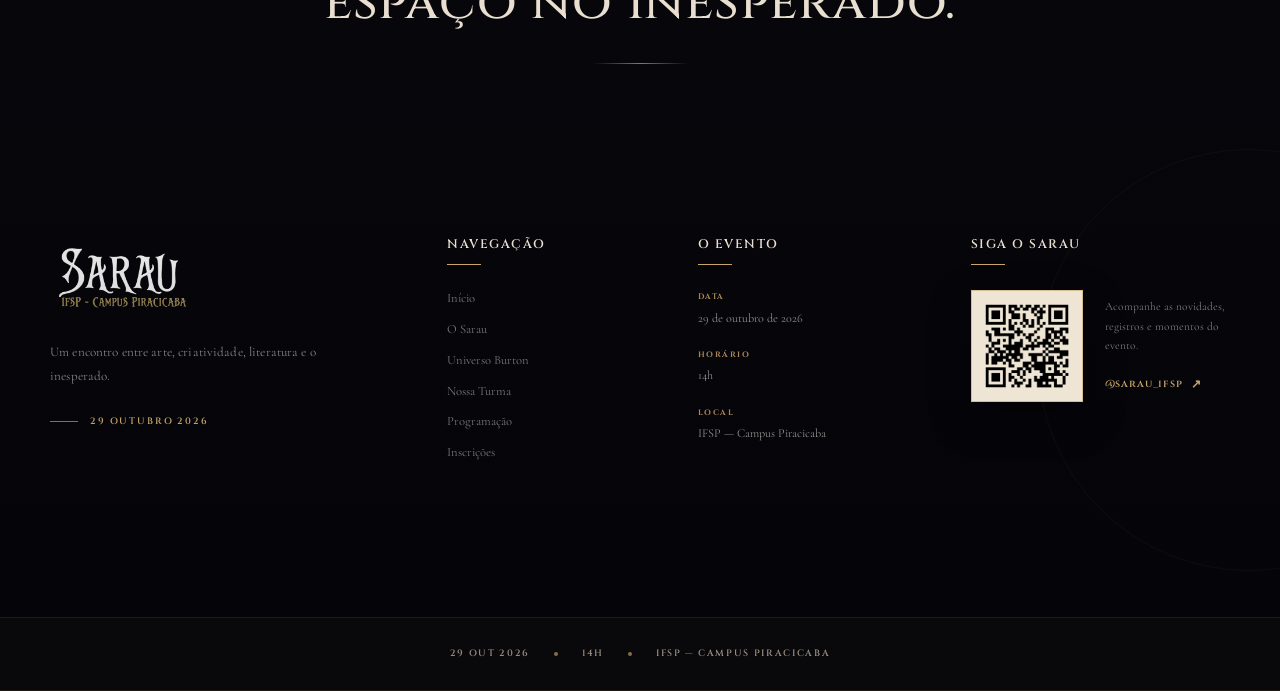
<file: nossa-turma.html>
<!DOCTYPE html>
<html lang="pt-BR">

<head>

    <meta charset="UTF-8">

    <meta
        name="viewport"
        content="width=device-width, initial-scale=1.0"
    >

    <meta
        name="description"
        content="Conheça os alunos e professores responsáveis pelo Sarau do Segundo Ano de Informática do IFSP - Campus Piracicaba."
    >

    <meta
        name="keywords"
        content="Sarau, IFSP, Piracicaba, Informática, turma, alunos, professores"
    >

    <meta
        name="author"
        content="Segundo Ano de Informática - IFSP Campus Piracicaba"
    >

    <title>Nossa Turma | Sarau IFSP</title>


    <!-- =====================================================
     FONTES
====================================================== -->

<link rel="preconnect" href="https://fonts.googleapis.com">

<link
    rel="preconnect"
    href="https://fonts.gstatic.com"
    crossorigin
>

<link
    href="https://fonts.googleapis.com/css2?family=Cinzel:wght@400;500;600;700&family=Cinzel+Decorative:wght@400;700&family=Cormorant+Garamond:wght@400;500;600;700&display=swap"
    rel="stylesheet"
>


    <!-- =====================================================
         CSS
    ====================================================== -->

    <link rel="stylesheet" href="css/global.css">
    <link rel="stylesheet" href="css/turma.css">
    <link rel="stylesheet" href="css/footer.css">
    

</head>


<body>


    <!-- =====================================================
         HEADER / NAVBAR
    ====================================================== -->

    <header class="site-header">

    <div class="header-container">

        <!-- LOGO -->
        <a href="index.html" class="logo" aria-label="Página inicial do Sarau">

            <img
                src="img/logo/logo-sarau.png"
                alt="Sarau — IFSP Campus Piracicaba"
                class="logo-image"
            >

        </a>


        <!-- NAVEGAÇÃO -->
        <nav class="main-navigation" aria-label="Navegação principal">

            <a href="index.html" class="nav-link">
                Início
            </a>

            <a href="o-sarau.html" class="nav-link">
                O Sarau
            </a>

            <a href="universo-burton.html" class="nav-link">
                Universo Burton
            </a>

            <a href="nossa-turma.html" class="nav-link">
                Nossa Turma
            </a>

            <a href="programacao.html" class="nav-link">
                Programação
            </a>

            <a href="inscricoes.html" class="nav-link nav-link-mobile-cta">
            Inscrições
            </a>

        </nav>


        <!-- CTA DO HEADER -->
        <a
            href="inscricoes.html"
            class="header-cta"
        >
            <span>Inscrições</span>
        </a>


        <!-- MENU MOBILE -->
        <button
            class="menu-toggle"
            type="button"
            aria-label="Abrir menu"
            aria-expanded="false"
        >

            <span></span>
            <span></span>
            <span></span>

        </button>

    </div>

</header>



    <!-- =====================================================
         CONTEÚDO PRINCIPAL
    ====================================================== -->

    <main>


        <!-- =================================================
             HERO DA TURMA
        ================================================== -->

        <section class="turma-hero">

            <div class="turma-hero-background"></div>

            <div class="turma-hero-overlay"></div>

            <div class="turma-hero-content">

                <span class="turma-eyebrow">
                    SARAU
                </span>

                <h1>
                    Nossa Turma
                </h1>

                <div class="turma-title-decoration">

                    <span></span>

                    <i>✦</i>

                    <span></span>

                </div>

                <p>
                    Por trás do Sarau existem pessoas,
                    ideias e diferentes formas de criar.
                </p>

            </div>

        </section>



        <!-- =================================================
             APRESENTAÇÃO DA TURMA
        ================================================== -->

        <section class="turma-intro">

            <div class="turma-container">


                <!-- FOTO DA TURMA -->

                <div class="turma-photo-area">

                    <div class="turma-photo-frame">

                        <img
                            src="img/turma/turma.jpg"
                            alt="Foto do Segundo Ano de Informática"
                        >

                    </div>

                    <span class="turma-photo-caption">
                        SEGUNDO ANO DE INFORMÁTICA
                    </span>

                </div>


                <!-- TEXTO -->

                <div class="turma-intro-content">

                    <span class="section-label">
                        NOSSA HISTÓRIA
                    </span>

                    <h2>
                        Mais do que uma turma.
                    </h2>

                    <div class="turma-divider"></div>

                    <p>
                        Somos uma turma que, além de estudar tecnologia,
                        também participa da criação e organização
                        deste evento artístico.
                    </p>

                    <p>
                        Cada pessoa contribui de uma maneira diferente,
                        seja na organização, nas apresentações,
                        na produção ou nos detalhes que fazem o
                        Sarau acontecer.
                    </p>

                    <p>
                        Conheça quem está por trás dessa edição
                        do evento.
                    </p>

                </div>

            </div>

        </section>



        <!-- =================================================
     ALUNOS
================================================== -->

<section class="turma-members">

    <div class="turma-container">


        <div class="turma-section-heading">

            <span class="section-label">
                QUEM SOMOS
            </span>

            <h2>
                Os alunos
            </h2>

            <p>
                Conheça os estudantes do Segundo Ano
                de Informática que participam da construção
                do Sarau.
            </p>

        </div>


        <!-- =================================================
             GRID DE ALUNOS
        ================================================== -->

        <div class="members-grid">


            <!-- ALUNO 01 -->

            <article class="member-card">

                <div class="member-photo">

                    <img
                        src="img/turma/aluno1.jpg"
                        alt="Foto de Aliffer Ruan Morais Silva"
                        loading="lazy"
                    >

                </div>

                <div class="member-info">

                    <span class="member-number">
                        01
                    </span>

                    <h3>
                        Aliffer Ruan Morais Silva
                    </h3>

                    <span class="member-role">
                        Segundo Ano de Informática
                    </span>

                </div>

            </article>


            <!-- ALUNO 02 -->

            <article class="member-card">

                <div class="member-photo">

                    <img
                        src="img/turma/aluno2.jpg"
                        alt="Foto de Ana Carolina de Oliveira Berto"
                        loading="lazy"
                    >

                </div>

                <div class="member-info">

                    <span class="member-number">
                        02
                    </span>

                    <h3>
                        Ana Carolina de Oliveira Berto
                    </h3>

                    <span class="member-role">
                        Segundo Ano de Informática
                    </span>

                </div>

            </article>


            <!-- ALUNO 03 -->

            <article class="member-card">

                <div class="member-photo">

                    <img
                        src="img/turma/aluno3.jpg"
                        alt="Foto de Andre Naoki Utida Suzuki"
                        loading="lazy"
                    >

                </div>

                <div class="member-info">

                    <span class="member-number">
                        03
                    </span>

                    <h3>
                        Andre Naoki Utida Suzuki
                    </h3>

                    <span class="member-role">
                        Segundo Ano de Informática
                    </span>

                </div>

            </article>


            <!-- ALUNO 04 -->

            <article class="member-card">

                <div class="member-photo">

                    <img
                        src="img/turma/aluno4.jpg"
                        alt="Foto de Antony Pietro Duarte Ribeiro"
                        loading="lazy"
                    >

                </div>

                <div class="member-info">

                    <span class="member-number">
                        04
                    </span>

                    <h3>
                        Antony Pietro Duarte Ribeiro
                    </h3>

                    <span class="member-role">
                        Segundo Ano de Informática
                    </span>

                </div>

            </article>


            <!-- ALUNO 05 -->

            <article class="member-card">

                <div class="member-photo">

                    <img
                        src="img/turma/aluno5.jpg"
                        alt="Foto de Bianca de Souza"
                        loading="lazy"
                    >

                </div>

                <div class="member-info">

                    <span class="member-number">
                        05
                    </span>

                    <h3>
                        Bianca de Souza
                    </h3>

                    <span class="member-role">
                        Segundo Ano de Informática
                    </span>

                </div>

            </article>


            <!-- ALUNO 06 -->

            <article class="member-card">

                <div class="member-photo">

                    <img
                        src="img/turma/aluno6.jpg"
                        alt="Foto de Davi Fernando Pires"
                        loading="lazy"
                    >

                </div>

                <div class="member-info">

                    <span class="member-number">
                        06
                    </span>

                    <h3>
                        Davi Fernando Pires
                    </h3>

                    <span class="member-role">
                        Segundo Ano de Informática
                    </span>

                </div>

            </article>


            <!-- ALUNO 07 -->

            <article class="member-card">

                <div class="member-photo">

                    <img
                        src="img/turma/aluno7.jpg"
                        alt="Foto de DIEGO GONÇALVES DE CAMPOS ROSA SANTOS"
                        loading="lazy"
                    >

                </div>

                <div class="member-info">

                    <span class="member-number">
                        07
                    </span>

                    <h3>
                        DIEGO GONÇALVES DE CAMPOS ROSA SANTOS
                    </h3>

                    <span class="member-role">
                        Segundo Ano de Informática
                    </span>

                </div>

            </article>


            <!-- ALUNO 08 -->

            <article class="member-card">

                <div class="member-photo">

                    <img
                        src="img/turma/aluno8.jpg"
                        alt="Foto de Ebonny Mela Silva"
                        loading="lazy"
                    >

                </div>

                <div class="member-info">

                    <span class="member-number">
                        08
                    </span>

                    <h3>
                        Ebonny Mela Silva
                    </h3>

                    <span class="member-role">
                        Segundo Ano de Informática
                    </span>

                </div>

            </article>


            <!-- ALUNO 09 -->

            <article class="member-card">

                <div class="member-photo">

                    <img
                        src="img/turma/aluno9.jpg"
                        alt="Foto de Eloah da Silva Santos"
                        loading="lazy"
                    >

                </div>

                <div class="member-info">

                    <span class="member-number">
                        09
                    </span>

                    <h3>
                        Eloah da Silva Santos
                    </h3>

                    <span class="member-role">
                        Segundo Ano de Informática
                    </span>

                </div>

            </article>


            <!-- ALUNO 10 -->

            <article class="member-card">

                <div class="member-photo">

                    <img
                        src="img/turma/aluno10.jpg"
                        alt="Foto de Èrica Ribeiro Gonçalves dos Santos"
                        loading="lazy"
                    >

                </div>

                <div class="member-info">

                    <span class="member-number">
                        10
                    </span>

                    <h3>
                        Èrica Ribeiro Gonçalves dos Santos
                    </h3>

                    <span class="member-role">
                        Segundo Ano de Informática
                    </span>

                </div>

            </article>


            <!-- ALUNO 11 -->

            <article class="member-card">

                <div class="member-photo">

                    <img
                        src="img/turma/aluno11.jpg"
                        alt="Foto de Guilherme Almeida dos Reis"
                        loading="lazy"
                    >

                </div>

                <div class="member-info">

                    <span class="member-number">
                        11
                    </span>

                    <h3>
                        Guilherme Almeida dos Reis
                    </h3>

                    <span class="member-role">
                        Segundo Ano de Informática
                    </span>

                </div>

            </article>


            <!-- ALUNO 12 -->

            <article class="member-card">

                <div class="member-photo">

                    <img
                        src="img/turma/aluno12.jpg"
                        alt="Foto de Guilherme Costa da Silva"
                        loading="lazy"
                    >

                </div>

                <div class="member-info">

                    <span class="member-number">
                        12
                    </span>

                    <h3>
                        Guilherme Costa da Silva
                    </h3>

                    <span class="member-role">
                        Segundo Ano de Informática
                    </span>

                </div>

            </article>


            <!-- ALUNO 13 -->

            <article class="member-card">

                <div class="member-photo">

                    <img
                        src="img/turma/aluno13.jpg"
                        alt="Foto de Guilherme de Freitas Assis"
                        loading="lazy"
                    >

                </div>

                <div class="member-info">

                    <span class="member-number">
                        13
                    </span>

                    <h3>
                        Guilherme de Freitas Assis
                    </h3>

                    <span class="member-role">
                        Segundo Ano de Informática
                    </span>

                </div>

            </article>


            <!-- ALUNO 14 -->

            <article class="member-card">

                <div class="member-photo">

                    <img
                        src="img/turma/aluno14.jpg"
                        alt="Foto de Gustavo Costa Reche"
                        loading="lazy"
                    >

                </div>

                <div class="member-info">

                    <span class="member-number">
                        14
                    </span>

                    <h3>
                        Gustavo Costa Reche
                    </h3>

                    <span class="member-role">
                        Segundo Ano de Informática
                    </span>

                </div>

            </article>


            <!-- ALUNO 15 -->

            <article class="member-card">

                <div class="member-photo">

                    <img
                        src="img/turma/aluno15.jpg"
                        alt="Foto de Gustavo dos Santos Teixeira"
                        loading="lazy"
                    >

                </div>

                <div class="member-info">

                    <span class="member-number">
                        15
                    </span>

                    <h3>
                        Gustavo dos Santos Teixeira
                    </h3>

                    <span class="member-role">
                        Segundo Ano de Informática
                    </span>

                </div>

            </article>


            <!-- ALUNO 16 -->

            <article class="member-card">

                <div class="member-photo">

                    <img
                        src="img/turma/aluno16.jpg"
                        alt="Foto de Gustavo Henrique Schiavinato Pires"
                        loading="lazy"
                    >

                </div>

                <div class="member-info">

                    <span class="member-number">
                        16
                    </span>

                    <h3>
                        Gustavo Henrique Schiavinato Pires
                    </h3>

                    <span class="member-role">
                        Segundo Ano de Informática
                    </span>

                </div>

            </article>


            <!-- ALUNO 17 -->

            <article class="member-card">

                <div class="member-photo">

                    <img
                        src="img/turma/aluno17.jpg"
                        alt="Foto de Gustavo Magalhaes"
                        loading="lazy"
                    >

                </div>

                <div class="member-info">

                    <span class="member-number">
                        17
                    </span>

                    <h3>
                        Gustavo Magalhaes
                    </h3>

                    <span class="member-role">
                        Segundo Ano de Informática
                    </span>

                </div>

            </article>


            <!-- ALUNO 18 -->

            <article class="member-card">

                <div class="member-photo">

                    <img
                        src="img/turma/aluno18.jpg"
                        alt="Foto de Gustavo Mantovani Trinca de Carvalho"
                        loading="lazy"
                    >

                </div>

                <div class="member-info">

                    <span class="member-number">
                        18
                    </span>

                    <h3>
                        Gustavo Mantovani Trinca de Carvalho
                    </h3>

                    <span class="member-role">
                        Segundo Ano de Informática
                    </span>

                </div>

            </article>


            <!-- ALUNO 19 -->

            <article class="member-card">

                <div class="member-photo">

                    <img
                        src="img/turma/aluno19.jpg"
                        alt="Foto de Higor Vinicius Novais Santos Vicente"
                        loading="lazy"
                    >

                </div>

                <div class="member-info">

                    <span class="member-number">
                        19
                    </span>

                    <h3>
                        Higor Vinicius Novais Santos Vicente
                    </h3>

                    <span class="member-role">
                        Segundo Ano de Informática
                    </span>

                </div>

            </article>


            <!-- ALUNO 20 -->

            <article class="member-card">

                <div class="member-photo">

                    <img
                        src="img/turma/aluno20.jpg"
                        alt="Foto de Iarla Carvalho Silva"
                        loading="lazy"
                    >

                </div>

                <div class="member-info">

                    <span class="member-number">
                        20
                    </span>

                    <h3>
                        Iarla Carvalho Silva
                    </h3>

                    <span class="member-role">
                        Segundo Ano de Informática
                    </span>

                </div>

            </article>


            <!-- ALUNO 21 -->

            <article class="member-card">

                <div class="member-photo">

                    <img
                        src="img/turma/aluno21.jpg"
                        alt="Foto de Joao Gabriel Lima Andrade"
                        loading="lazy"
                    >

                </div>

                <div class="member-info">

                    <span class="member-number">
                        21
                    </span>

                    <h3>
                        Joao Gabriel Lima Andrade
                    </h3>

                    <span class="member-role">
                        Segundo Ano de Informática
                    </span>

                </div>

            </article>


            <!-- ALUNO 22 -->

            <article class="member-card">

                <div class="member-photo">

                    <img
                        src="img/turma/aluno22.jpg"
                        alt="Foto de Jonathan Pietro Rodrigues de Lucena"
                        loading="lazy"
                    >

                </div>

                <div class="member-info">

                    <span class="member-number">
                        22
                    </span>

                    <h3>
                        Jonathan Pietro Rodrigues de Lucena
                    </h3>

                    <span class="member-role">
                        Segundo Ano de Informática
                    </span>

                </div>

            </article>


            <!-- ALUNO 23 -->

            <article class="member-card">

                <div class="member-photo">

                    <img
                        src="img/turma/aluno23.jpg"
                        alt="Foto de Julia Emanuelly dos Santos Cardoso"
                        loading="lazy"
                    >

                </div>

                <div class="member-info">

                    <span class="member-number">
                        23
                    </span>

                    <h3>
                        Julia Emanuelly dos Santos Cardoso
                    </h3>

                    <span class="member-role">
                        Segundo Ano de Informática
                    </span>

                </div>

            </article>


            <!-- ALUNO 24 -->

            <article class="member-card">

                <div class="member-photo">

                    <img
                        src="img/turma/aluno24.jpg"
                        alt="Foto de Lauren Metzker Caraceli"
                        loading="lazy"
                    >

                </div>

                <div class="member-info">

                    <span class="member-number">
                        24
                    </span>

                    <h3>
                        Lauren Metzker Caraceli
                    </h3>

                    <span class="member-role">
                        Segundo Ano de Informática
                    </span>

                </div>

            </article>


            <!-- ALUNO 25 -->

            <article class="member-card">

                <div class="member-photo">

                    <img
                        src="img/turma/aluno25.jpg"
                        alt="Foto de Marco Antonio Paiva de Siqueira"
                        loading="lazy"
                    >

                </div>

                <div class="member-info">

                    <span class="member-number">
                        25
                    </span>

                    <h3>
                        Marco Antonio Paiva de Siqueira
                    </h3>

                    <span class="member-role">
                        Segundo Ano de Informática
                    </span>

                </div>

            </article>


            <!-- ALUNO 26 -->

            <article class="member-card">

                <div class="member-photo">

                    <img
                        src="img/turma/aluno26.jpg"
                        alt="Foto de Maria Clara Ferrari Cominato"
                        loading="lazy"
                    >

                </div>

                <div class="member-info">

                    <span class="member-number">
                        26
                    </span>

                    <h3>
                        Maria Clara Ferrari Cominato
                    </h3>

                    <span class="member-role">
                        Segundo Ano de Informática
                    </span>

                </div>

            </article>


            <!-- ALUNO 27 -->

            <article class="member-card">

                <div class="member-photo">

                    <img
                        src="img/turma/aluno27.jpg"
                        alt="Foto de Maria Clara Nunes da Silva"
                        loading="lazy"
                    >

                </div>

                <div class="member-info">

                    <span class="member-number">
                        27
                    </span>

                    <h3>
                        Maria Clara Nunes da Silva
                    </h3>

                    <span class="member-role">
                        Segundo Ano de Informática
                    </span>

                </div>

            </article>


            <!-- ALUNO 28 -->

            <article class="member-card">

                <div class="member-photo">

                    <img
                        src="img/turma/aluno28.jpg"
                        alt="Foto de Maria Eduarda Gomes de Sousa"
                        loading="lazy"
                    >

                </div>

                <div class="member-info">

                    <span class="member-number">
                        28
                    </span>

                    <h3>
                        Maria Eduarda Gomes de Sousa
                    </h3>

                    <span class="member-role">
                        Segundo Ano de Informática
                    </span>

                </div>

            </article>


            <!-- ALUNO 29 -->

            <article class="member-card">

                <div class="member-photo">

                    <img
                        src="img/turma/aluno29.jpg"
                        alt="Foto de Matheus Candinho Danelon"
                        loading="lazy"
                    >

                </div>

                <div class="member-info">

                    <span class="member-number">
                        29
                    </span>

                    <h3>
                        Matheus Candinho Danelon
                    </h3>

                    <span class="member-role">
                        Segundo Ano de Informática
                    </span>

                </div>

            </article>


            <!-- ALUNO 30 -->

            <article class="member-card">

                <div class="member-photo">

                    <img
                        src="img/turma/aluno31.jpg"
                        alt="Foto de Murilo Borges Prado"
                        loading="lazy"
                    >

                </div>

                <div class="member-info">

                    <span class="member-number">
                        30
                    </span>

                    <h3>
                        Murilo Borges Prado
                    </h3>

                    <span class="member-role">
                        Segundo Ano de Informática
                    </span>

                </div>

            </article>


            <!-- ALUNO 31 -->

            <article class="member-card">

                <div class="member-photo">

                    <img
                        src="img/turma/aluno32.jpg"
                        alt="Foto de OTAVIO PIERRE MARTINS SILVA"
                        loading="lazy"
                    >

                </div>

                <div class="member-info">

                    <span class="member-number">
                        31
                    </span>

                    <h3>
                        OTAVIO PIERRE MARTINS SILVA
                    </h3>

                    <span class="member-role">
                        Segundo Ano de Informática
                    </span>

                </div>

            </article>


            <!-- ALUNO 32 -->

            <article class="member-card">

                <div class="member-photo">

                    <img
                        src="img/turma/aluno33.jpg"
                        alt="Foto de Pamela Helena Santana"
                        loading="lazy"
                    >

                </div>

                <div class="member-info">

                    <span class="member-number">
                        32
                    </span>

                    <h3>
                        Pamela Helena Santana
                    </h3>

                    <span class="member-role">
                        Segundo Ano de Informática
                    </span>

                </div>

            </article>


            <!-- ALUNO 33 -->

            <article class="member-card">

                <div class="member-photo">

                    <img
                        src="img/turma/aluno34.jpg"
                        alt="Foto de Pedro Henrique Nascimento Silva"
                        loading="lazy"
                    >

                </div>

                <div class="member-info">

                    <span class="member-number">
                        33
                    </span>

                    <h3>
                        Pedro Henrique Nascimento Silva
                    </h3>

                    <span class="member-role">
                        Segundo Ano de Informática
                    </span>

                </div>

            </article>


            <!-- ALUNO 34 -->

            <article class="member-card">

                <div class="member-photo">

                    <img
                        src="img/turma/aluno35.jpg"
                        alt="Foto de Rebeca Vitoria Acelino Barbosa"
                        loading="lazy"
                    >

                </div>

                <div class="member-info">

                    <span class="member-number">
                        34
                    </span>

                    <h3>
                        Rebeca Vitoria Acelino Barbosa
                    </h3>

                    <span class="member-role">
                        Segundo Ano de Informática
                    </span>

                </div>

            </article>


            <!-- ALUNO 35 -->

            <article class="member-card">

                <div class="member-photo">

                    <img
                        src="img/turma/aluno36.jpg"
                        alt="Foto de Salatiel Sao Miguel Santos"
                        loading="lazy"
                    >

                </div>

                <div class="member-info">

                    <span class="member-number">
                        35
                    </span>

                    <h3>
                        Salatiel Sao Miguel Santos
                    </h3>

                    <span class="member-role">
                        Segundo Ano de Informática
                    </span>

                </div>

            </article>


            <!-- ALUNO 36 -->

            <article class="member-card">

                <div class="member-photo">

                    <img
                        src="img/turma/aluno37.jpg"
                        alt="Foto de Seiji Fernandes Moreto Kawai"
                        loading="lazy"
                    >

                </div>

                <div class="member-info">

                    <span class="member-number">
                        36
                    </span>

                    <h3>
                        Seiji Fernandes Moreto Kawai
                    </h3>

                    <span class="member-role">
                        Segundo Ano de Informática
                    </span>

                </div>

            </article>


            <!-- ALUNO 37 -->

            <article class="member-card">

                <div class="member-photo">

                    <img
                        src="img/turma/aluno38.jpg"
                        alt="Foto de Tifany Araujo de Paula"
                        loading="lazy"
                    >

                </div>

                <div class="member-info">

                    <span class="member-number">
                        37
                    </span>

                    <h3>
                        Tifany Araujo de Paula
                    </h3>

                    <span class="member-role">
                        Segundo Ano de Informática
                    </span>

                </div>

            </article>


            <!-- ALUNO 38 -->

            <article class="member-card">

                <div class="member-photo">

                    <img
                        src="img/turma/aluno39.jpg"
                        alt="Foto de VINICIUS OLIVEIRA PEDRASSOLI"
                        loading="lazy"
                    >

                </div>

                <div class="member-info">

                    <span class="member-number">
                        38
                    </span>

                    <h3>
                        VINICIUS OLIVEIRA PEDRASSOLI
                    </h3>

                    <span class="member-role">
                        Segundo Ano de Informática
                    </span>

                </div>

            </article>


            <!-- ALUNO 39 -->

            <article class="member-card">

                <div class="member-photo">

                    <img
                        src="img/turma/aluno40.jpg"
                        alt="Foto de WESLEY RODRIGO BALBINO DA SILVA"
                        loading="lazy"
                    >

                </div>

                <div class="member-info">

                    <span class="member-number">
                        39
                    </span>

                    <h3>
                        WESLEY RODRIGO BALBINO DA SILVA
                    </h3>

                    <span class="member-role">
                        Segundo Ano de Informática
                    </span>

                </div>

            </article>


            <!-- ALUNO 40 -->

            <article class="member-card">

                <div class="member-photo">

                    <img
                        src="img/turma/aluno41.jpg"
                        alt="Foto de Yasmin Ketilin dos Santos"
                        loading="lazy"
                    >

                </div>

                <div class="member-info">

                    <span class="member-number">
                        40
                    </span>

                    <h3>
                        Yasmin Ketilin dos Santos
                    </h3>

                    <span class="member-role">
                        Segundo Ano de Informática
                    </span>

                </div>

            </article>


            <!-- ALUNO 41 -->

            <article class="member-card">

                <div class="member-photo">

                    <img
                        src="img/turma/aluno42.jpg"
                        alt="Foto de Ygor Jones Teofilo"
                        loading="lazy"
                    >

                </div>

                <div class="member-info">

                    <span class="member-number">
                        41
                    </span>

                    <h3>
                        Ygor Jones Teofilo
                    </h3>

                    <span class="member-role">
                        Segundo Ano de Informática
                    </span>

                </div>

            </article>


        </div>

    </div>

</section>



<!-- =================================================
     PROFESSORES
================================================== -->

<section class="turma-teachers">

    <div class="turma-container">


        <div class="turma-section-heading">

            <span class="section-label">
                ACOMPANHAMENTO
            </span>

            <h2>
                Professores
            </h2>

            <p>
                Professores que acompanham e orientam
                a turma durante a realização do evento.
            </p>

        </div>


        <!--
            Os professores agora usam exatamente
            as mesmas classes dos cards dos alunos.
        -->

        <div class="teachers-grid">


            <!-- PROFESSOR 01 -->

            <article class="member-card teacher-member-card">

                <div class="member-photo">

                    <img
                        src="img/professores/professor1.jpg"
                        alt="Foto de Paulo Henrique Leal"
                        loading="lazy"
                    >

                </div>

                <div class="member-info">

                    <span class="member-number">
                        PROFESSOR
                    </span>

                    <h3>
                        Paulo Henrique Leal
                    </h3>

                    <span class="member-role">
                        Professor
                    </span>

                </div>

            </article>


            <!-- PROFESSORA 02 -->

            <article class="member-card teacher-member-card">

                <div class="member-photo">

                    <img
                        src="img/professores/professor2.jpg"
                        alt="Foto de Janaina de Sousa Aragao"
                        loading="lazy"
                    >

                </div>

                <div class="member-info">

                    <span class="member-number">
                        PROFESSORA
                    </span>

                    <h3>
                        Janaina de Sousa Aragao
                    </h3>

                    <span class="member-role">
                        Professora
                    </span>

                </div>

            </article>


        </div>

    </div>

</section>



        <!-- =================================================
             FRASE FINAL
        ================================================== -->

        <section class="turma-final">

            <div class="turma-final-content">

                <span>
                    SEGUNDO ANO DE INFORMÁTICA
                </span>

                <h2>
                    Cada pessoa deixa
                    sua marca.
                </h2>

                <div class="turma-final-ornament">

                    <span></span>

                    <i>✦</i>

                    <span></span>

                </div>

                <p>
                    E juntos fazemos o Sarau acontecer.
                </p>

            </div>

        </section>


    </main>



    <!-- =====================================================
     FOOTER
    ===================================================== -->
<footer class="site-footer">

    <!-- =================================================
         FRASE DE ENCERRAMENTO
    ================================================== -->
    <div class="footer-opening">

        <p class="footer-opening-text">
            A arte também encontra espaço no inesperado.
        </p>

    </div>


    <!-- =================================================
         CONTEÚDO PRINCIPAL
    ================================================== -->
    <div class="footer-main">

        <div class="footer-container">


            <!-- =================================================
                 MARCA
            ================================================== -->
            <div class="footer-brand">

                <a
                    href="index.html"
                    class="footer-logo"
                    aria-label="Página inicial do Sarau"
                >

                    <img
                        src="img/logo/logo-sarau.png"
                        alt="Sarau — IFSP Campus Piracicaba"
                        class="footer-logo-image"
                    >

                </a>


                <p class="footer-description">
                    Um encontro entre arte, criatividade,
                    literatura e o inesperado.
                </p>


                <div class="footer-date">

                    <span>
                        29 OUTUBRO 2026
                    </span>

                </div>

            </div>


            <!-- =================================================
                 NAVEGAÇÃO
            ================================================== -->
            <div class="footer-column">

                <h3 class="footer-title">
                    Navegação
                </h3>


                <nav
                    class="footer-navigation"
                    aria-label="Navegação do rodapé"
                >

                    <a href="index.html">
                        Início
                    </a>

                    <a href="o-sarau.html">
                        O Sarau
                    </a>

                    <a href="universo-burton.html">
                        Universo Burton
                    </a>

                    <a href="nossa-turma.html">
                        Nossa Turma
                    </a>

                    <a href="programacao.html">
                        Programação
                    </a>

                    <a href="inscricoes.html">
                        Inscrições
                    </a>

                </nav>

            </div>


            <!-- =================================================
                 O EVENTO
            ================================================== -->
            <div class="footer-column">

                <h3 class="footer-title">
                    O evento
                </h3>


                <div class="footer-event-info">

                    <div class="footer-event-item">

                        <span class="footer-event-label">
                            DATA
                        </span>

                        <p>
                            29 de outubro de 2026
                        </p>

                    </div>


                    <div class="footer-event-item">

                        <span class="footer-event-label">
                            HORÁRIO
                        </span>

                        <p>
                            14h
                        </p>

                    </div>


                    <div class="footer-event-item">

                        <span class="footer-event-label">
                            LOCAL
                        </span>

                        <p>
                            IFSP — Campus Piracicaba
                        </p>

                    </div>

                </div>

            </div>


            <!-- =================================================
                 INSTAGRAM / CONTATO
            ================================================== -->
            <div class="footer-column footer-social-column">

                <h3 class="footer-title">
                    Siga o Sarau
                </h3>


                <div class="footer-social">

                    <!-- QR CODE -->
                    <a
                        href="https://www.instagram.com/sarau_ifsp?utm_source=ig_web_button_share_sheet&stkn=ZDNlZDc0MzIxNw=="
                        class="footer-qr"
                        target="_blank"
                        rel="noopener noreferrer"
                        aria-label="Abrir Instagram do Sarau"
                    >

                        <img
                            src="img/footer/qr-instagram.png"
                            alt="QR Code para o Instagram do Sarau"
                            class="footer-qr-image"
                        >

                    </a>


                    <!-- INFORMAÇÕES -->
                    <div class="footer-social-content">

                        <p>
                            Acompanhe as novidades,
                            registros e momentos do evento.
                        </p>


                        <a
                            href="https://www.instagram.com/sarau_ifsp?utm_source=ig_web_button_share_sheet&stkn=ZDNlZDc0MzIxNw=="
                            class="footer-instagram"
                            target="_blank"
                            rel="noopener noreferrer"
                        >
                            @sarau_ifsp
                        </a>

                    </div>

                </div>

            </div>

        </div>

    </div>


    <!-- =====================================================
         FAIXA DO EVENTO
    ====================================================== -->
    <div class="footer-event-bar">

        <div class="footer-event-bar-container">

            <span>
                29 OUT 2026
            </span>

            <i></i>

            <span>
                14H
            </span>

            <i></i>

            <span>
                IFSP — CAMPUS PIRACICABA
            </span>

        </div>

    </div>

</footer>



    <!-- =====================================================
         JAVASCRIPT
    ====================================================== -->

    <script src="js/main.js" defer></script>

</body>

</html>
</file>
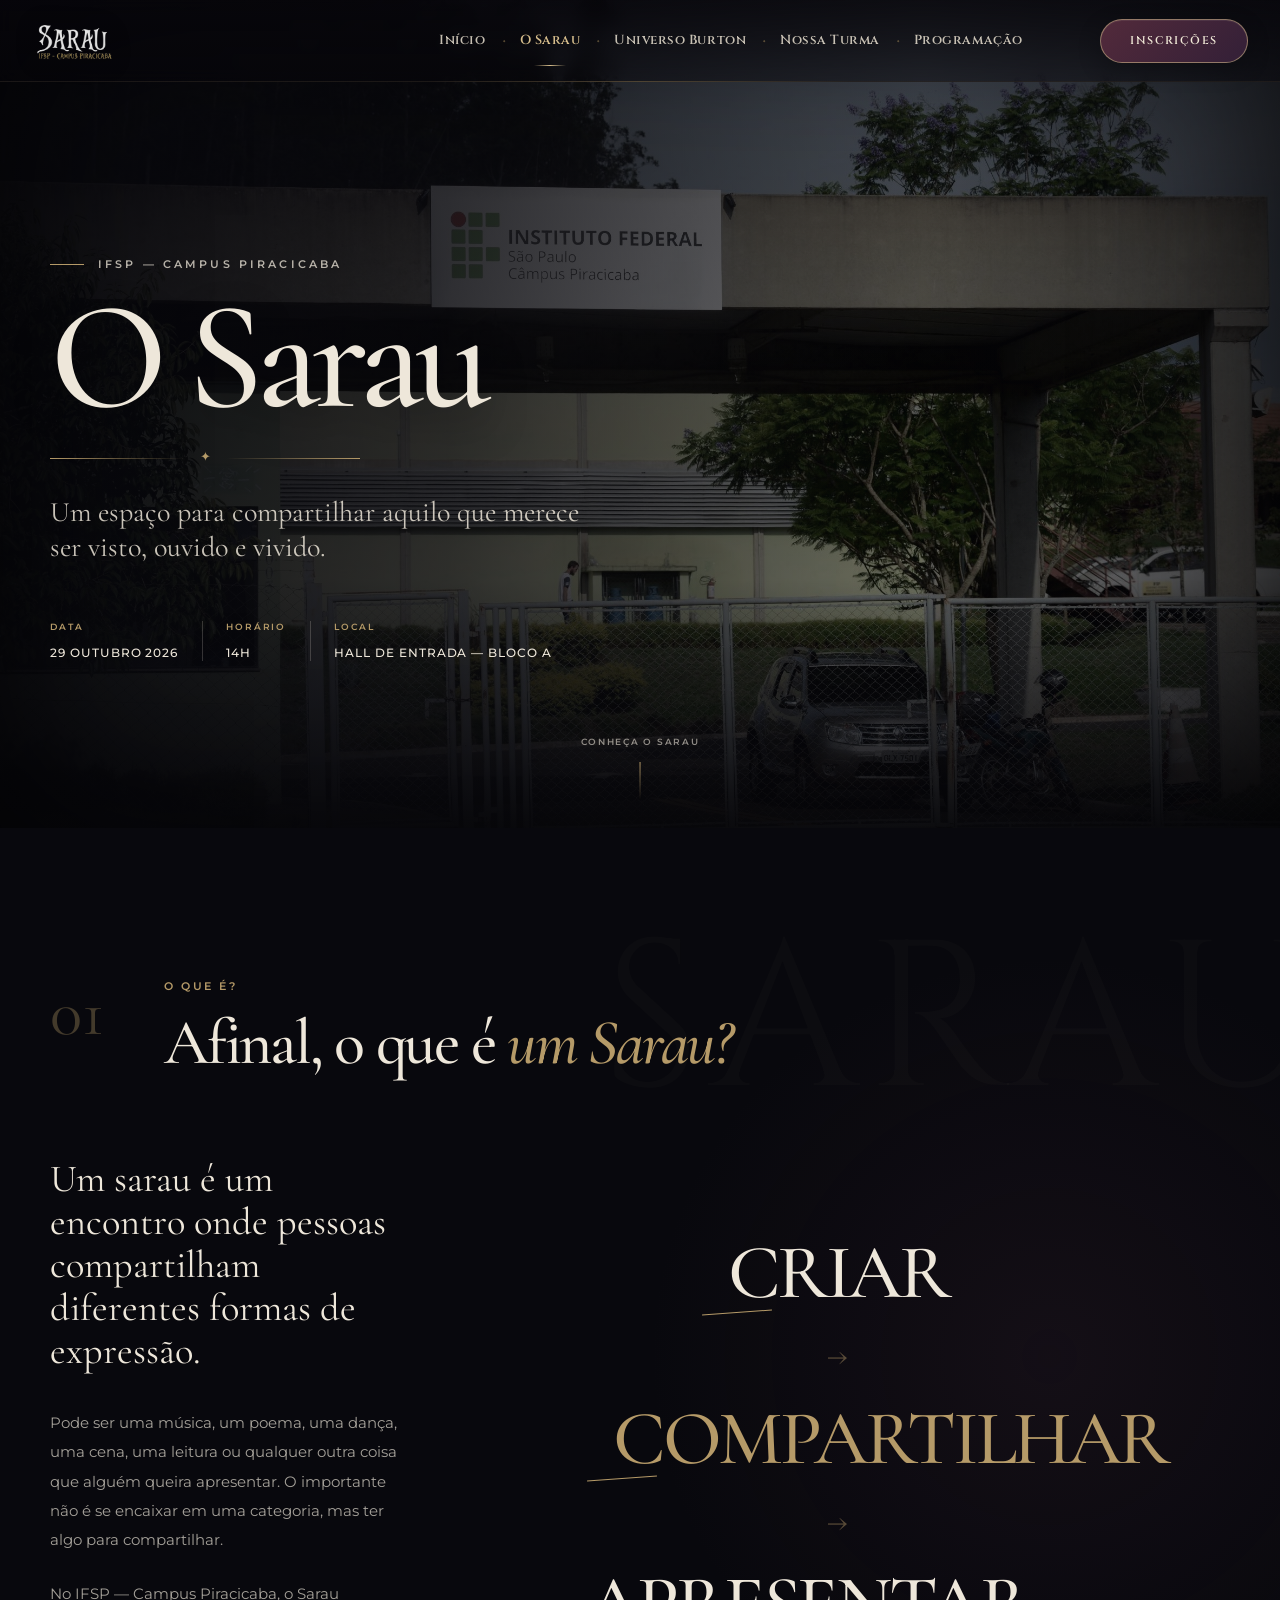
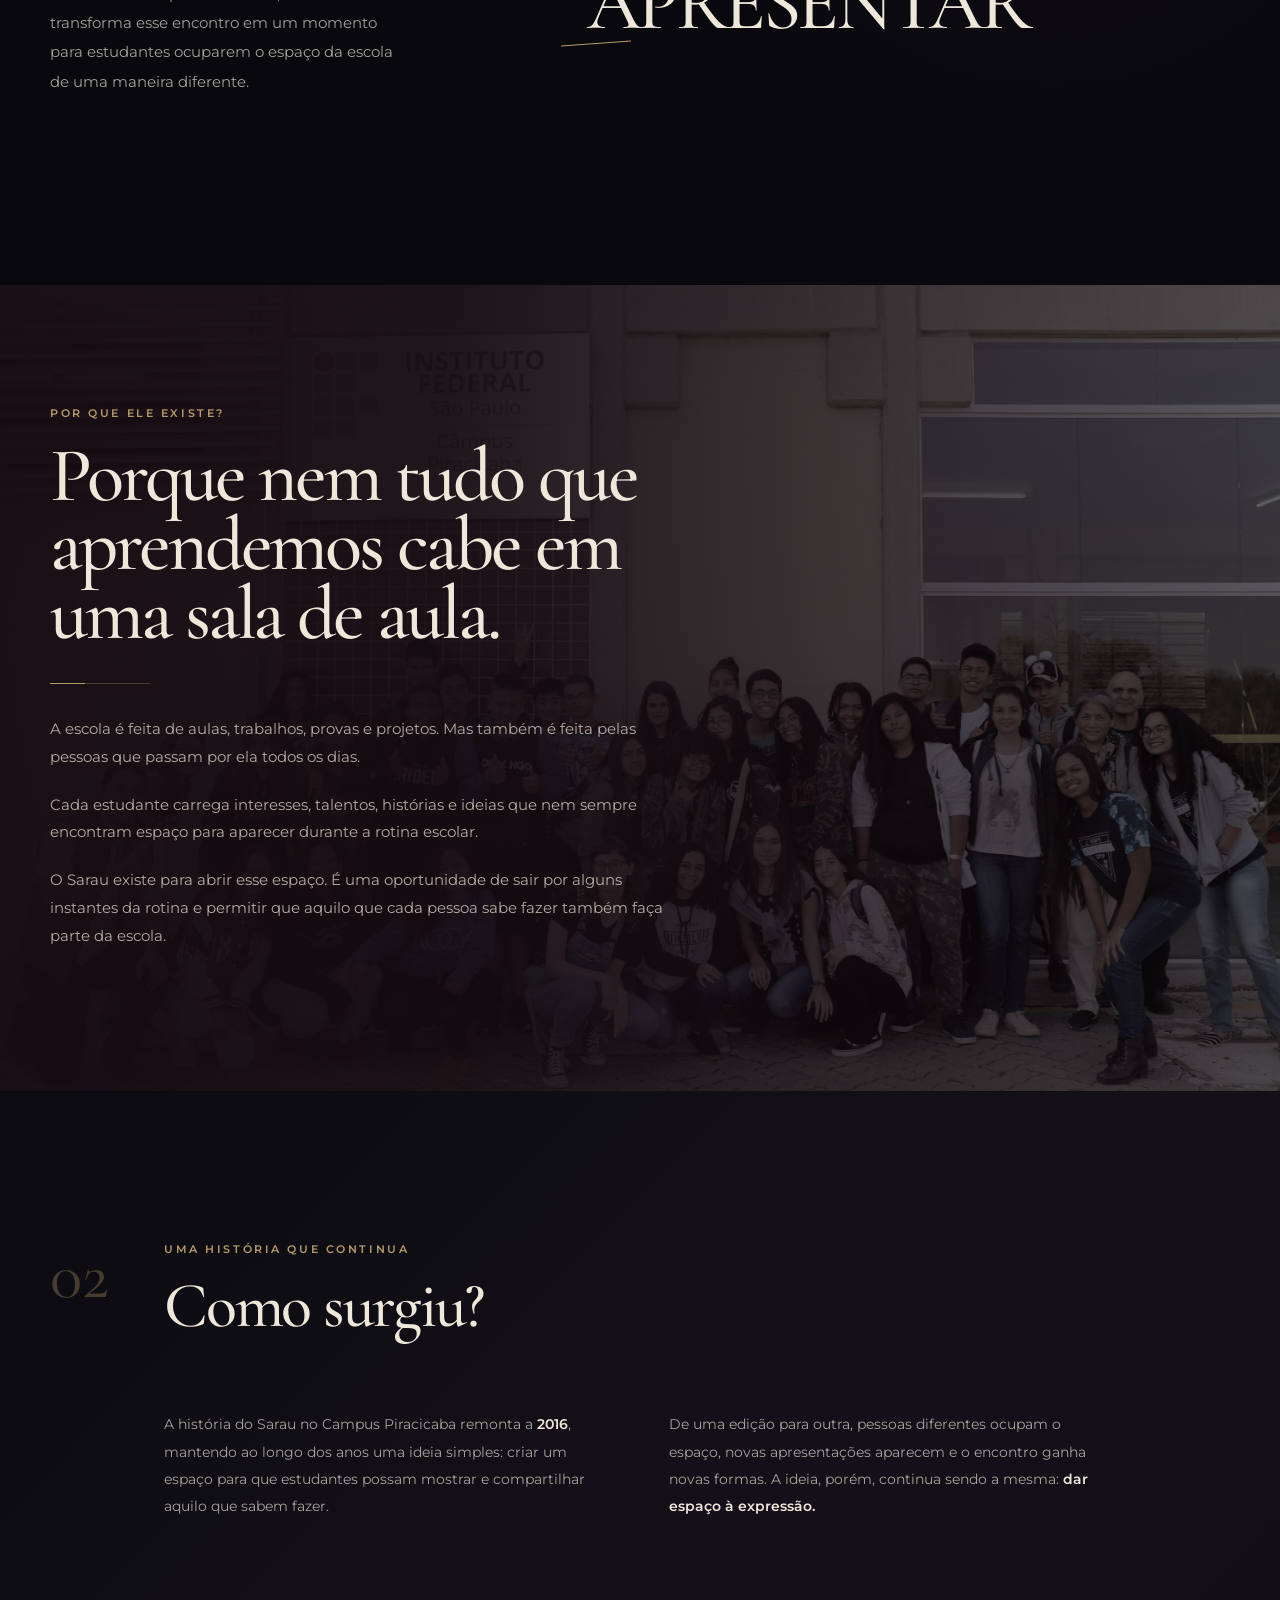
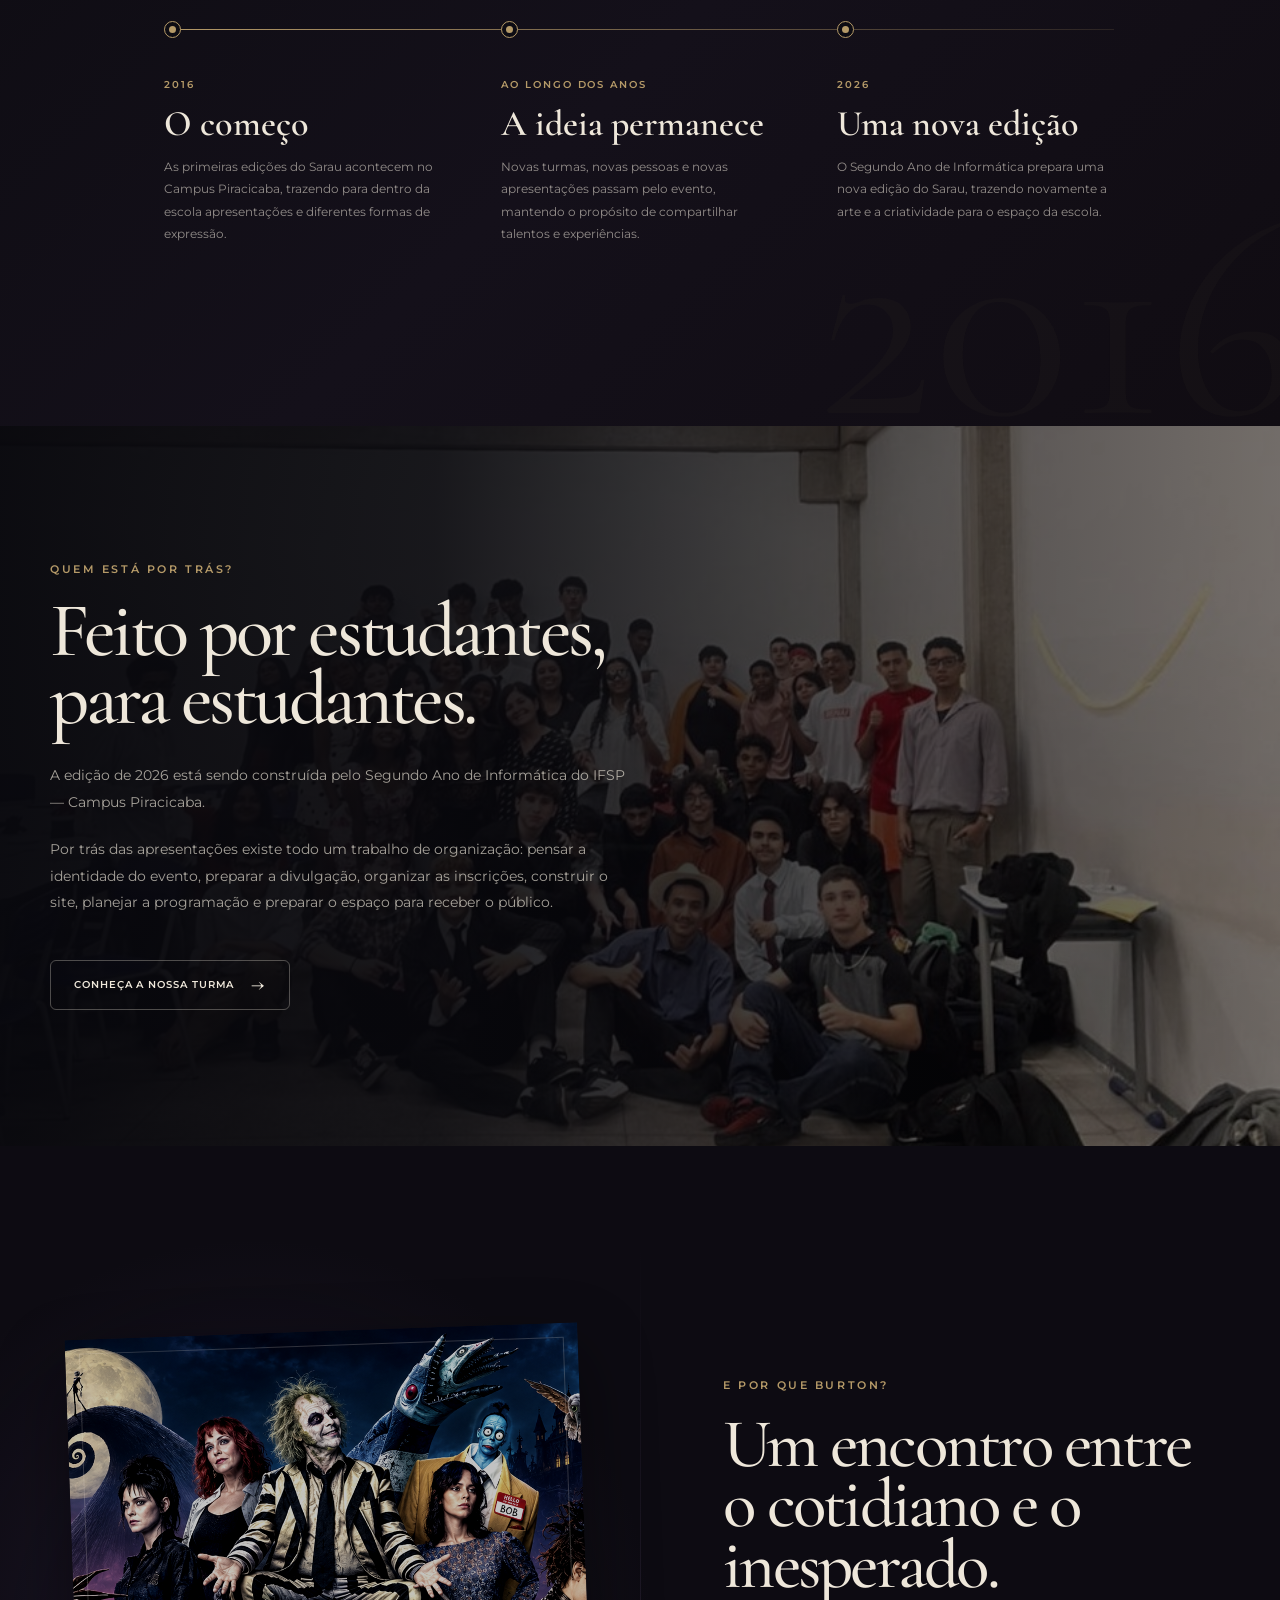
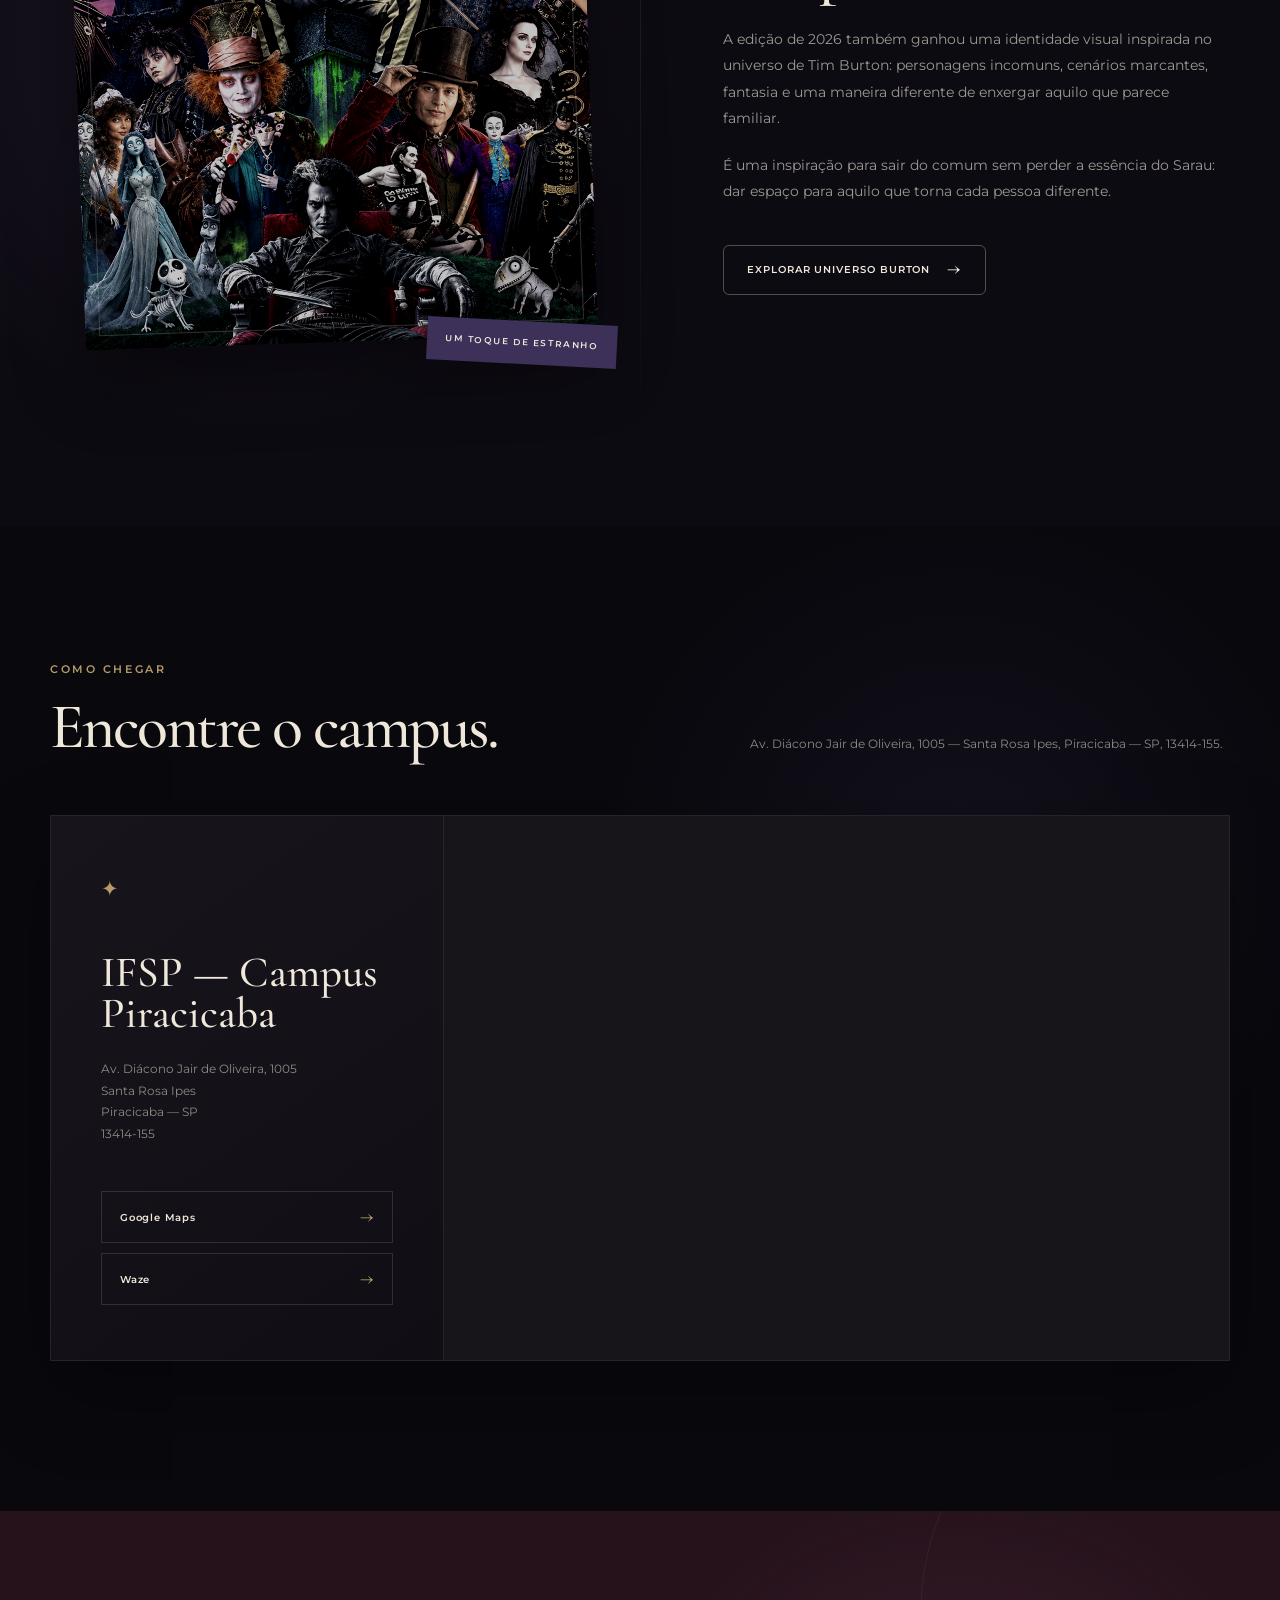
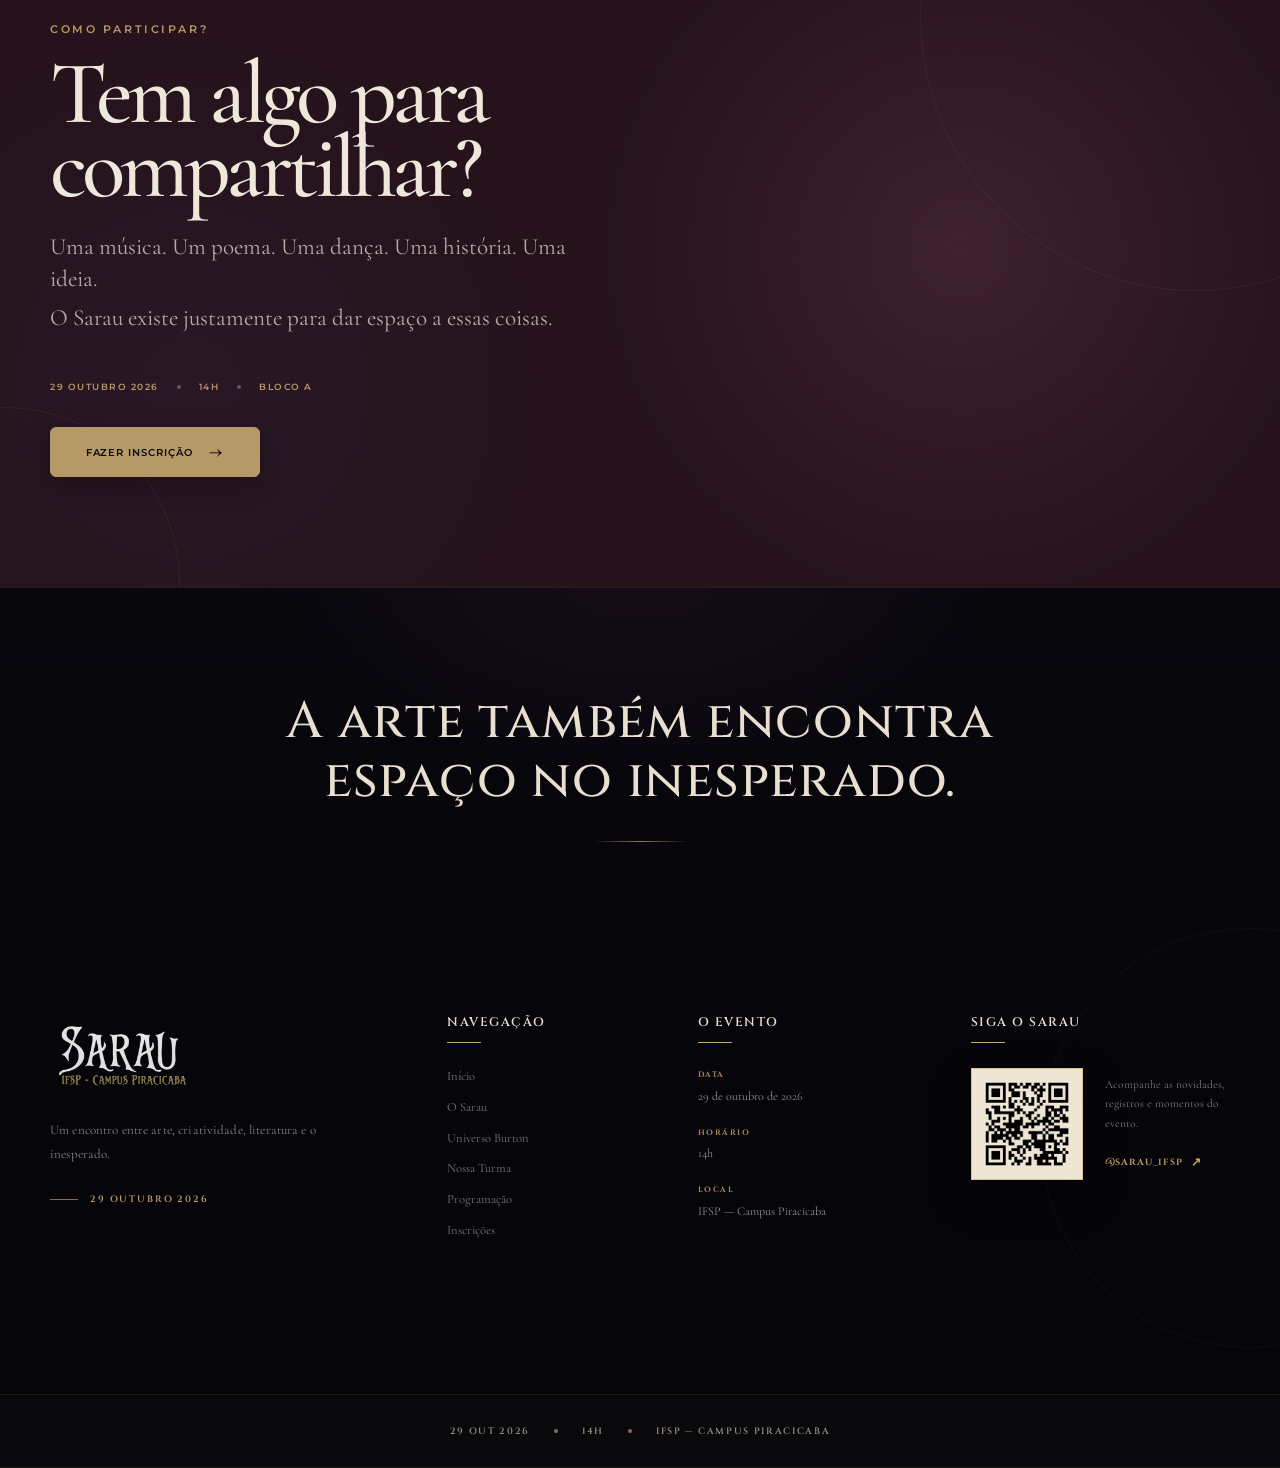
<file: o-sarau.html>
<!DOCTYPE html>
<html lang="pt-BR">

<head>
    <meta charset="UTF-8">
    <meta name="viewport" content="width=device-width, initial-scale=1.0">

    <title>O Sarau | Sarau IFSP Piracicaba</title>

    <meta
        name="description"
        content="Conheça o Sarau do IFSP Campus Piracicaba, sua história, propósito, apresentações e a edição de 2026."
    >

    <link rel="preconnect" href="https://fonts.googleapis.com">
    <link rel="preconnect" href="https://fonts.gstatic.com" crossorigin>

    <link
        href="https://fonts.googleapis.com/css2?family=Cinzel:wght@400;500;600;700&family=Cormorant+Garamond:wght@400;500;600;700&family=Montserrat:wght@400;500;600;700&display=swap"
        rel="stylesheet"
    >

    <link rel="stylesheet" href="css/global.css">
    <link rel="stylesheet" href="css/o-sarau.css">
    <link rel="stylesheet" href="css/footer.css">
</head>

<body class="sarau-page">

    <!-- =====================================================
         HEADER
    ====================================================== -->

    <header class="site-header">

        <div class="header-container">

            <a
                href="index.html"
                class="logo"
                aria-label="Página inicial do Sarau"
            >
                <img
                    src="img/logo/logo-sarau.png"
                    alt="Sarau — IFSP Campus Piracicaba"
                    class="logo-image"
                >
            </a>

            <nav class="main-navigation" aria-label="Navegação principal">

            <a href="index.html" class="nav-link">
                Início
            </a>

            <a href="o-sarau.html" class="nav-link">
                O Sarau
            </a>

            <a href="universo-burton.html" class="nav-link">
                Universo Burton
            </a>

            <a href="nossa-turma.html" class="nav-link">
                Nossa Turma
            </a>

            <a href="programacao.html" class="nav-link">
                Programação
            </a>

            <a href="inscricoes.html" class="nav-link nav-link-mobile-cta">
            Inscrições
            </a>

        </nav>

            <a
                href="inscricoes.html"
                class="header-cta"
            >
                <span>Inscrições</span>
            </a>

            <button
                class="menu-toggle"
                type="button"
                aria-label="Abrir menu"
                aria-expanded="false"
            >
                <span></span>
                <span></span>
                <span></span>
            </button>

        </div>

    </header>


    <main>

        <!-- =====================================================
             HERO
        ====================================================== -->

        <section class="sarau-page-hero">

            <div class="sarau-hero-media">

                <img
                    src="img/sarau/hero-sarau.jpg"
                    alt="Apresentação durante o Sarau do IFSP"
                    class="sarau-hero-image"
                >

            </div>

            <div class="sarau-hero-overlay"></div>

            <div class="sarau-hero-vignette"></div>

            <div class="sarau-hero-content">

                <span class="sarau-hero-eyebrow">
                    IFSP — CAMPUS PIRACICABA
                </span>

                <h1 class="sarau-hero-title">
                    O Sarau
                </h1>

                <div class="sarau-hero-line">
                    <span></span>
                    <i>✦</i>
                    <span></span>
                </div>

                <p class="sarau-hero-subtitle">
                    Um espaço para compartilhar aquilo
                    que merece ser visto, ouvido e vivido.
                </p>

                <div class="sarau-hero-meta">

                    <div>
                        <span>DATA</span>
                        <strong>29 OUTUBRO 2026</strong>
                    </div>

                    <div>
                        <span>HORÁRIO</span>
                        <strong>14H</strong>
                    </div>

                    <div>
                        <span>LOCAL</span>
                        <strong>HALL DE ENTRADA — BLOCO A</strong>
                    </div>

                </div>

            </div>

            <div class="sarau-hero-scroll">
                <span>CONHEÇA O SARAU</span>
                <i></i>
            </div>

        </section>


        <!-- =====================================================
             O QUE É UM SARAU?
        ====================================================== -->

        <section class="sarau-definition">

            <div class="sarau-container">

                <div class="sarau-section-heading">

                    <span class="sarau-section-number">
                        01
                    </span>

                    <div>

                        <span class="sarau-section-label">
                            O QUE É?
                        </span>

                        <h2>
                            Afinal, o que é
                            <em>um Sarau?</em>
                        </h2>

                    </div>

                </div>


                <div class="sarau-definition-grid">

                    <div class="sarau-definition-text">

                        <p class="sarau-lead">
                            Um sarau é um encontro onde pessoas
                            compartilham diferentes formas de
                            expressão.
                        </p>

                        <p>
                            Pode ser uma música, um poema, uma
                            dança, uma cena, uma leitura ou qualquer
                            outra coisa que alguém queira apresentar.
                            O importante não é se encaixar em uma
                            categoria, mas ter algo para compartilhar.
                        </p>

                        <p>
                            No IFSP — Campus Piracicaba, o Sarau
                            transforma esse encontro em um momento
                            para estudantes ocuparem o espaço da
                            escola de uma maneira diferente.
                        </p>

                    </div>


                    <div class="sarau-definition-visual">

                        <div class="definition-word definition-word-1">
                            CRIAR
                        </div>

                        <div class="definition-arrow">
                            →
                        </div>

                        <div class="definition-word definition-word-2">
                            COMPARTILHAR
                        </div>

                        <div class="definition-arrow">
                            →
                        </div>

                        <div class="definition-word definition-word-3">
                            APRESENTAR
                        </div>

                    </div>

                </div>

            </div>

        </section>


        <!-- =====================================================
             POR QUE EXISTE?
        ====================================================== -->

        <section class="sarau-purpose">

            <div class="sarau-purpose-image">

                <img
                    src="img/sarau/sarau-publico.jpg"
                    alt="Público acompanhando uma apresentação"
                    loading="lazy"
                >

            </div>

            <div class="sarau-purpose-overlay"></div>


            <div class="sarau-container">

                <div class="sarau-purpose-content">

                    <span class="sarau-section-label">
                        POR QUE ELE EXISTE?
                    </span>

                    <h2>
                        Porque nem tudo que
                        aprendemos cabe em
                        uma sala de aula.
                    </h2>

                    <div class="sarau-purpose-divider">
                        <span></span>
                    </div>

                    <p>
                        A escola é feita de aulas, trabalhos,
                        provas e projetos. Mas também é feita
                        pelas pessoas que passam por ela todos
                        os dias.
                    </p>

                    <p>
                        Cada estudante carrega interesses,
                        talentos, histórias e ideias que nem
                        sempre encontram espaço para aparecer
                        durante a rotina escolar.
                    </p>

                    <p>
                        O Sarau existe para abrir esse espaço.
                        É uma oportunidade de sair por alguns
                        instantes da rotina e permitir que aquilo
                        que cada pessoa sabe fazer também faça
                        parte da escola.
                    </p>

                </div>

            </div>

        </section>


        <!-- =====================================================
             COMO SURGIU?
        ====================================================== -->

        <section class="sarau-history">

            <div class="sarau-container">

                <div class="sarau-section-heading">

                    <span class="sarau-section-number">
                        02
                    </span>

                    <div>

                        <span class="sarau-section-label">
                            UMA HISTÓRIA QUE CONTINUA
                        </span>

                        <h2>
                            Como surgiu?
                        </h2>

                    </div>

                </div>


                <div class="sarau-history-intro">

                    <p>
                        A história do Sarau no Campus Piracicaba
                        remonta a <strong>2016</strong>, mantendo
                        ao longo dos anos uma ideia simples:
                        criar um espaço para que estudantes possam
                        mostrar e compartilhar aquilo que sabem
                        fazer.
                    </p>

                    <p>
                        De uma edição para outra, pessoas diferentes
                        ocupam o espaço, novas apresentações
                        aparecem e o encontro ganha novas formas.
                        A ideia, porém, continua sendo a mesma:
                        <strong>dar espaço à expressão.</strong>
                    </p>

                </div>


                <div class="sarau-timeline">

                    <div class="sarau-timeline-line"></div>


                    <article class="sarau-timeline-item">

                        <div class="sarau-timeline-marker">
                            <span></span>
                        </div>

                        <div class="sarau-timeline-content">

                            <span class="sarau-timeline-year">
                                2016
                            </span>

                            <h3>
                                O começo
                            </h3>

                            <p>
                                As primeiras edições do Sarau
                                acontecem no Campus Piracicaba,
                                trazendo para dentro da escola
                                apresentações e diferentes formas
                                de expressão.
                            </p>

                        </div>

                    </article>


                    <article class="sarau-timeline-item">

                        <div class="sarau-timeline-marker">
                            <span></span>
                        </div>

                        <div class="sarau-timeline-content">

                            <span class="sarau-timeline-year">
                                AO LONGO DOS ANOS
                            </span>

                            <h3>
                                A ideia permanece
                            </h3>

                            <p>
                                Novas turmas, novas pessoas e
                                novas apresentações passam pelo
                                evento, mantendo o propósito de
                                compartilhar talentos e experiências.
                            </p>

                        </div>

                    </article>


                    <article class="sarau-timeline-item">

                        <div class="sarau-timeline-marker">
                            <span></span>
                        </div>

                        <div class="sarau-timeline-content">

                            <span class="sarau-timeline-year">
                                2026
                            </span>

                            <h3>
                                Uma nova edição
                            </h3>

                            <p>
                                O Segundo Ano de Informática
                                prepara uma nova edição do Sarau,
                                trazendo novamente a arte e a
                                criatividade para o espaço da escola.
                            </p>

                        </div>

                    </article>

                </div>

            </div>

        </section>



        <!-- =====================================================
             QUEM ESTÁ POR TRÁS
        ====================================================== -->

        <section class="sarau-team">

            <div class="sarau-team-image">

                <img
                    src="img/turma/turma.jpg"
                    alt="Segundo Ano de Informática do IFSP Campus Piracicaba"
                    loading="lazy"
                >

            </div>

            <div class="sarau-team-overlay"></div>


            <div class="sarau-container">

                <div class="sarau-team-content">

                    <span class="sarau-section-label">
                        QUEM ESTÁ POR TRÁS?
                    </span>

                    <h2>
                        Feito por estudantes,
                        para estudantes.
                    </h2>

                    <p>
                        A edição de 2026 está sendo construída
                        pelo Segundo Ano de Informática do
                        IFSP — Campus Piracicaba.
                    </p>

                    <p>
                        Por trás das apresentações existe todo
                        um trabalho de organização: pensar a
                        identidade do evento, preparar a divulgação,
                        organizar as inscrições, construir o site,
                        planejar a programação e preparar o espaço
                        para receber o público.
                    </p>

                    <a
                        href="nossa-turma.html"
                        class="button button-outline"
                    >
                        Conheça a nossa turma
                        <span>→</span>
                    </a>

                </div>

            </div>

        </section>


        <!-- =====================================================
             CONEXÃO COM BURTON
        ====================================================== -->

        <section class="sarau-burton">

            <div class="sarau-container">

                <div class="sarau-burton-grid">

                    <div class="sarau-burton-visual">

                        <div class="sarau-burton-frame">

                            <img
                                src="img/home/burton.jpg"
                                alt="Referência visual ao universo de Tim Burton"
                                loading="lazy"
                            >

                        </div>

                        <span class="sarau-burton-note">
                            UM TOQUE DE ESTRANHO
                        </span>

                    </div>


                    <div class="sarau-burton-content">

                        <span class="sarau-section-label">
                            E POR QUE BURTON?
                        </span>

                        <h2>
                            Um encontro entre
                            o cotidiano e
                            o inesperado.
                        </h2>

                        <p>
                            A edição de 2026 também ganhou uma
                            identidade visual inspirada no universo
                            de Tim Burton: personagens incomuns,
                            cenários marcantes, fantasia e uma
                            maneira diferente de enxergar aquilo
                            que parece familiar.
                        </p>

                        <p>
                            É uma inspiração para sair do comum
                            sem perder a essência do Sarau:
                            dar espaço para aquilo que torna
                            cada pessoa diferente.
                        </p>

                        <a
                            href="universo-burton.html"
                            class="button button-outline"
                        >
                            Explorar Universo Burton
                            <span>→</span>
                        </a>

                    </div>

                </div>

            </div>

        </section>


        


        <!-- =====================================================
             MAPA / COMO CHEGAR
        ====================================================== -->

        <section class="sarau-map-section">

            <div class="sarau-container">

                <div class="sarau-map-header">

                    <div>

                        <span class="sarau-section-label">
                            COMO CHEGAR
                        </span>

                        <h2>
                            Encontre o campus.
                        </h2>

                    </div>

                    <p>
                        Av. Diácono Jair de Oliveira, 1005 —
                        Santa Rosa Ipes, Piracicaba — SP,
                        13414-155.
                    </p>

                </div>


                <div class="sarau-map-layout">


                    <div class="sarau-map-info">

                        <div class="map-info-mark">
                            ✦
                        </div>

                        <h3>
                            IFSP —
                            Campus Piracicaba
                        </h3>

                        <p>
                            Av. Diácono Jair de Oliveira, 1005
                            <br>
                            Santa Rosa Ipes
                            <br>
                            Piracicaba — SP
                            <br>
                            13414-155
                        </p>


                        <div class="map-actions">

                            <a
                                href="https://www.google.com/maps/search/?api=1&query=IFSP+Campus+Piracicaba+Av.+Di%C3%A1cono+Jair+de+Oliveira%2C+1005%2C+Piracicaba%2C+SP"
                                target="_blank"
                                rel="noopener noreferrer"
                                class="map-action map-action-google"
                            >
                                <span>Google Maps</span>
                                <strong>→</strong>
                            </a>


                            <a
                                href="https://www.waze.com/ul?q=Av.%20Di%C3%A1cono%20Jair%20de%20Oliveira%2C%201005%2C%20Piracicaba%2C%20SP&navigate=yes"
                                target="_blank"
                                rel="noopener noreferrer"
                                class="map-action map-action-waze"
                            >
                                <span>Waze</span>
                                <strong>→</strong>
                            </a>

                        </div>

                    </div>


                    <div class="sarau-map-frame">

                        <iframe
                            src="https://www.google.com/maps?q=IFSP%20Campus%20Piracicaba%2C%20Av.%20Di%C3%A1cono%20Jair%20de%20Oliveira%2C%201005%2C%20Piracicaba%2C%20SP&output=embed"
                            title="Mapa do IFSP Campus Piracicaba"
                            loading="lazy"
                            referrerpolicy="no-referrer-when-downgrade"
                        ></iframe>

                    </div>

                </div>

            </div>

        </section>


        <!-- =====================================================
             COMO PARTICIPAR
        ====================================================== -->

        <section class="sarau-participate">

            <div class="sarau-participate-background"></div>

            <div class="sarau-container">

                <div class="sarau-participate-content">

                    <span class="sarau-section-label">
                        COMO PARTICIPAR?
                    </span>

                    <h2>
                        Tem algo para
                        compartilhar?
                    </h2>

                    <p>
                        Uma música. Um poema. Uma dança.
                        Uma história. Uma ideia.
                    </p>

                    <p>
                        O Sarau existe justamente para dar
                        espaço a essas coisas.
                    </p>

                    <div class="sarau-participate-meta">

                        <span>
                            29 OUTUBRO 2026
                        </span>

                        <i></i>

                        <span>
                            14H
                        </span>

                        <i></i>

                        <span>
                            BLOCO A
                        </span>

                    </div>


                    <a
                        href="inscricoes.html"
                        class="button button-primary sarau-final-button"
                    >
                        Fazer inscrição
                        <span>→</span>
                    </a>

                </div>

            </div>

        </section>

    </main>


    <!-- =====================================================
         FOOTER
    ====================================================== -->

    <footer class="site-footer">

        <div class="footer-opening">

            <p class="footer-opening-text">
                A arte também encontra espaço no inesperado.
            </p>

        </div>


        <div class="footer-main">

            <div class="footer-container">


                <div class="footer-brand">

                    <a
                        href="index.html"
                        class="footer-logo"
                        aria-label="Página inicial do Sarau"
                    >

                        <img
                            src="img/logo/logo-sarau.png"
                            alt="Sarau — IFSP Campus Piracicaba"
                            class="footer-logo-image"
                        >

                    </a>

                    <p class="footer-description">
                        Um encontro entre arte, criatividade,
                        literatura e o inesperado.
                    </p>

                    <div class="footer-date">
                        <span>29 OUTUBRO 2026</span>
                    </div>

                </div>


                <div class="footer-column">

                    <h3 class="footer-title">
                        Navegação
                    </h3>

                    <nav
                        class="footer-navigation"
                        aria-label="Navegação do rodapé"
                    >

                        <a href="index.html">
                            Início
                        </a>

                        <a href="o-sarau.html">
                            O Sarau
                        </a>

                        <a href="universo-burton.html">
                            Universo Burton
                        </a>

                        <a href="nossa-turma.html">
                            Nossa Turma
                        </a>

                        <a href="programacao.html">
                            Programação
                        </a>

                        <a href="inscricoes.html">
                            Inscrições
                        </a>

                    </nav>

                </div>


                <div class="footer-column">

                    <h3 class="footer-title">
                        O evento
                    </h3>

                    <div class="footer-event-info">

                        <div class="footer-event-item">

                            <span class="footer-event-label">
                                DATA
                            </span>

                            <p>
                                29 de outubro de 2026
                            </p>

                        </div>


                        <div class="footer-event-item">

                            <span class="footer-event-label">
                                HORÁRIO
                            </span>

                            <p>
                                14h
                            </p>

                        </div>


                        <div class="footer-event-item">

                            <span class="footer-event-label">
                                LOCAL
                            </span>

                            <p>
                                IFSP — Campus Piracicaba
                            </p>

                        </div>

                    </div>

                </div>


                <div class="footer-column footer-social-column">

                    <h3 class="footer-title">
                        Siga o Sarau
                    </h3>

                    <div class="footer-social">

                        <a
                            href="https://www.instagram.com/sarau_ifsp?utm_source=ig_web_button_share_sheet&stkn=ZDNlZDc0MzIxNw=="
                            class="footer-qr"
                            target="_blank"
                            rel="noopener noreferrer"
                            aria-label="Abrir Instagram do Sarau"
                        >

                            <img
                                src="img/footer/qr-instagram.png"
                                alt="QR Code para o Instagram do Sarau"
                                class="footer-qr-image"
                            >

                        </a>


                        <div class="footer-social-content">

                            <p>
                                Acompanhe as novidades,
                                registros e momentos do evento.
                            </p>

                            <a
                                href="https://www.instagram.com/sarau_ifsp?utm_source=ig_web_button_share_sheet&stkn=ZDNlZDc0MzIxNw=="
                                class="footer-instagram"
                                target="_blank"
                                rel="noopener noreferrer"
                            >
                                @sarau_ifsp
                            </a>

                        </div>

                    </div>

                </div>

            </div>

        </div>


        <div class="footer-event-bar">

            <div class="footer-event-bar-container">

                <span>
                    29 OUT 2026
                </span>

                <i></i>

                <span>
                    14H
                </span>

                <i></i>

                <span>
                    IFSP — CAMPUS PIRACICABA
                </span>

            </div>

        </div>

    </footer>


    <script src="js/main.js"></script>

</body>

</html>
</file>
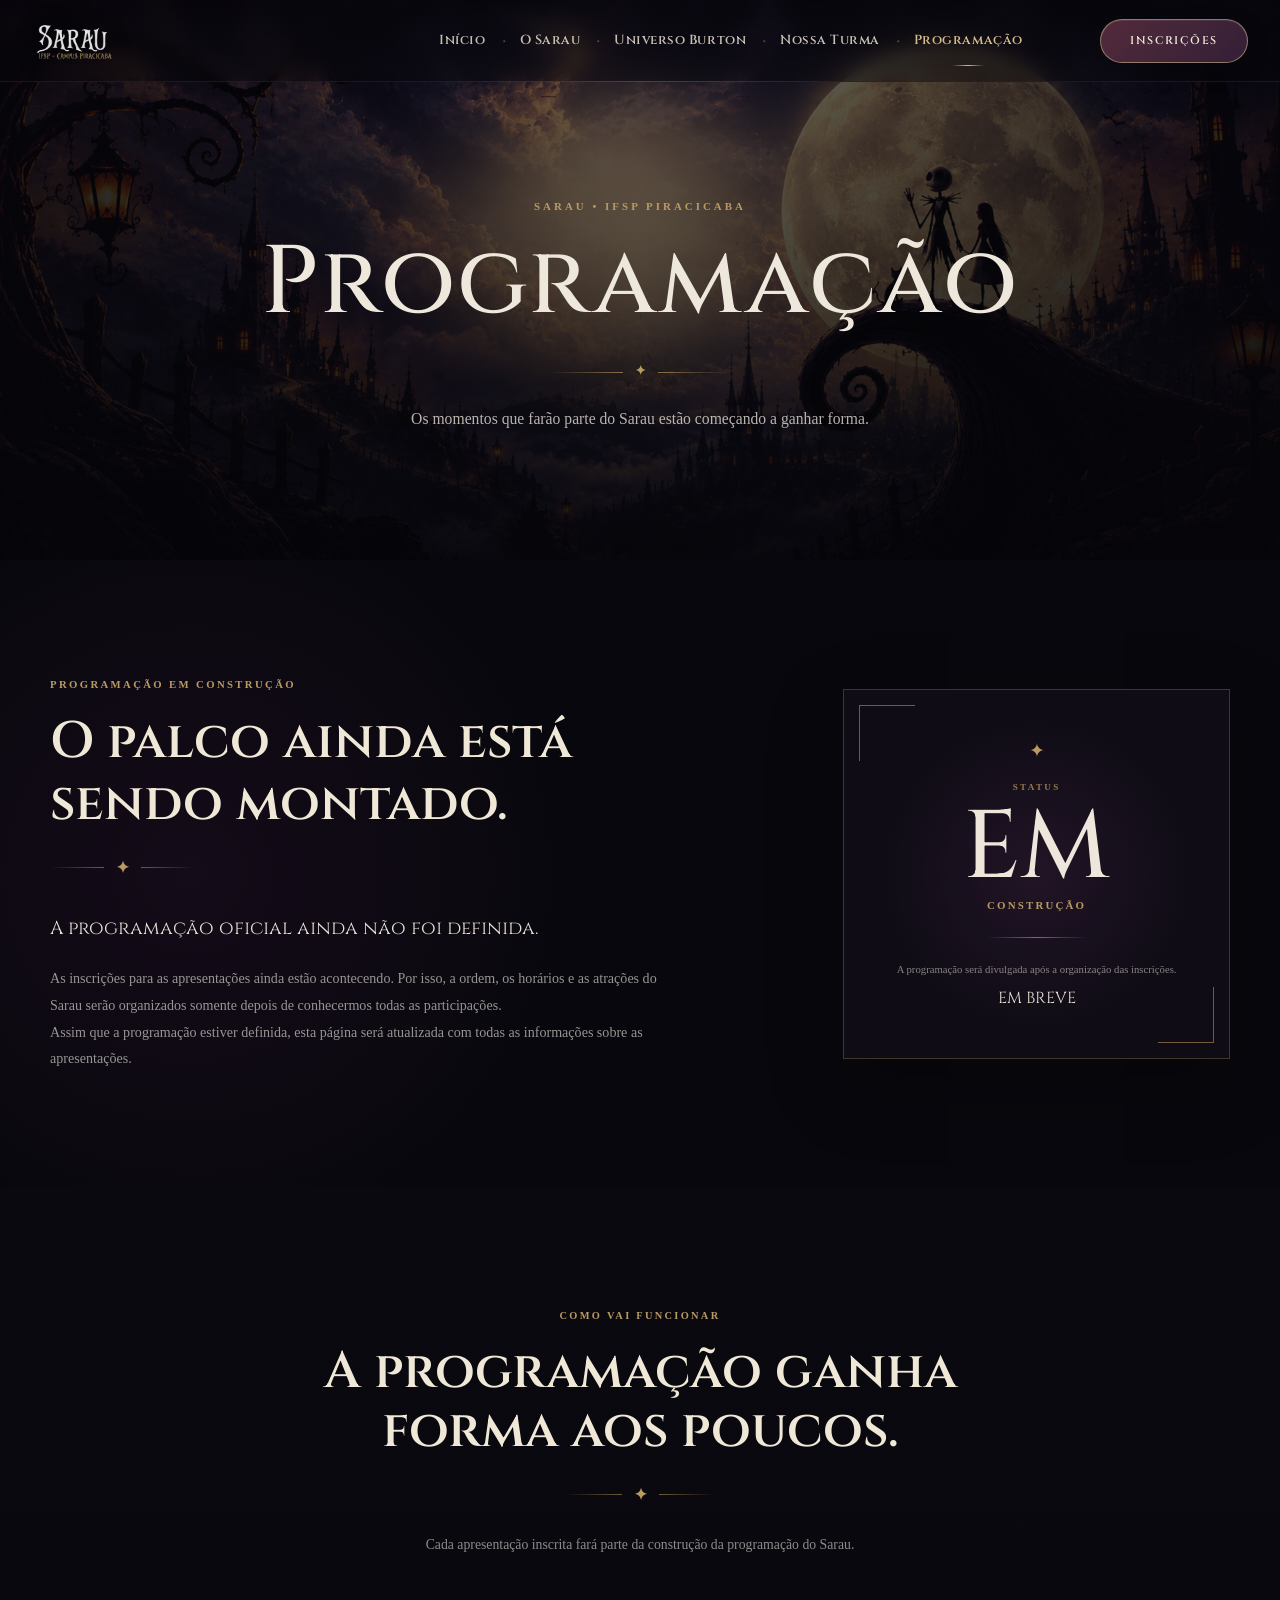
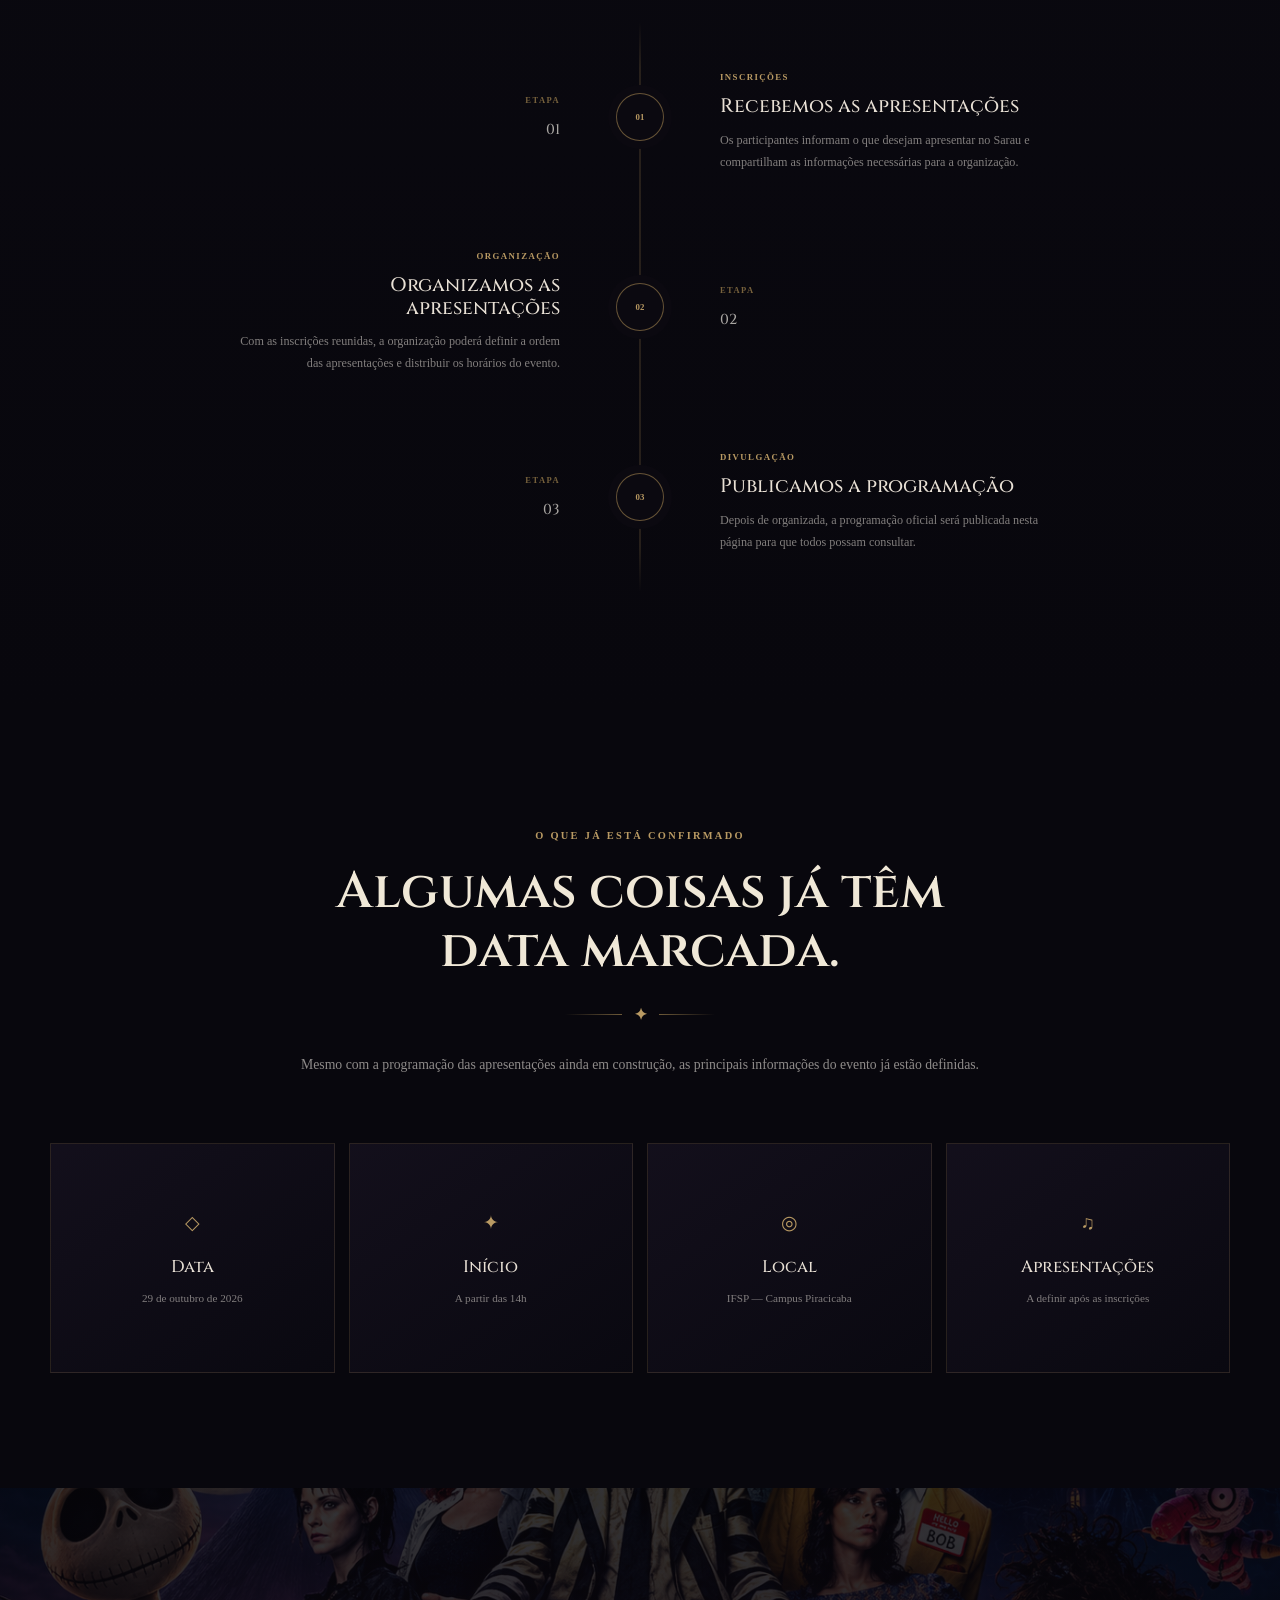
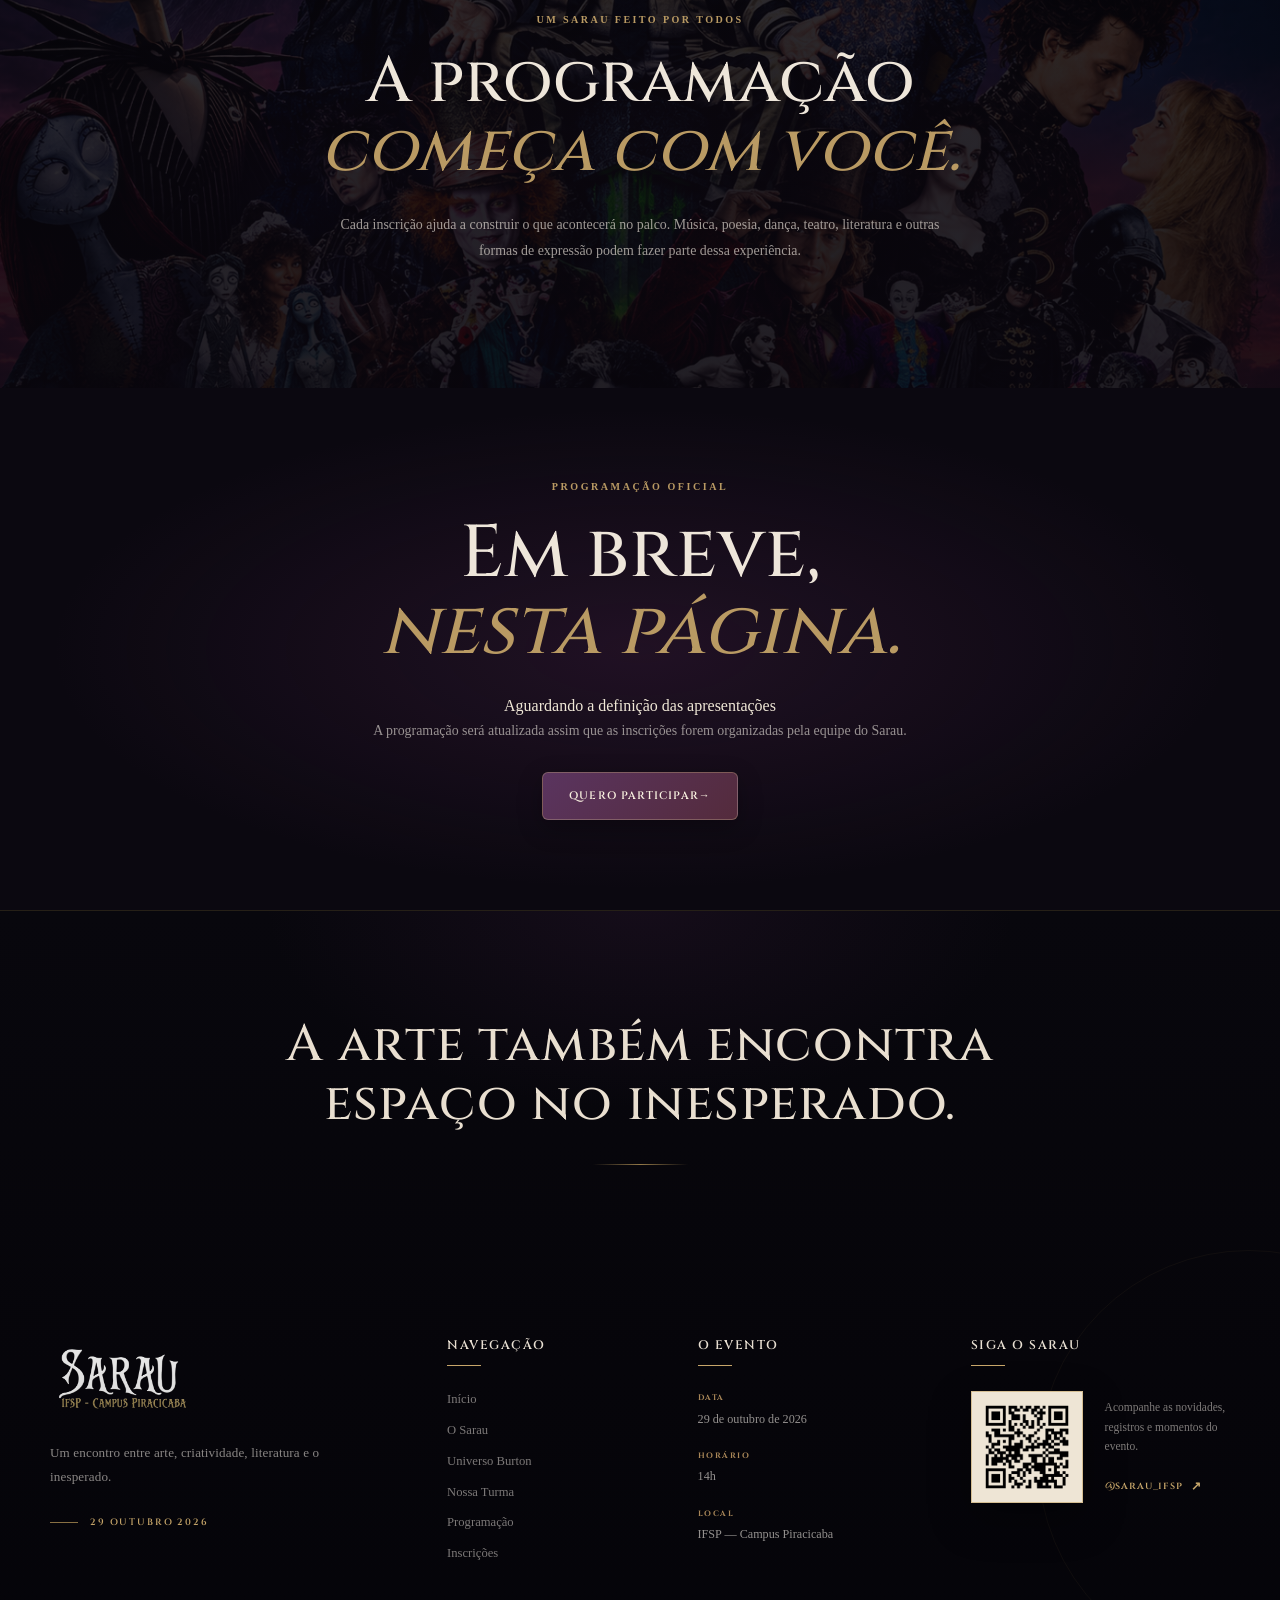
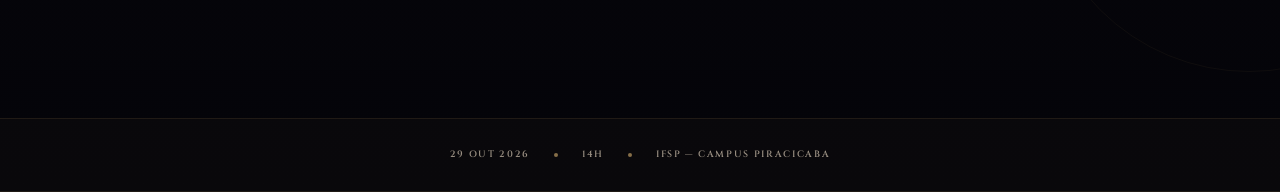
<file: programacao.html>
<!DOCTYPE html>
<html lang="pt-BR">

<head>

    <meta charset="UTF-8">

    <meta name="viewport" content="width=device-width, initial-scale=1.0">

    <meta
        name="description"
        content="Confira as informações e acompanhe a programação do Sarau do IFSP - Campus Piracicaba."
    >

    <title>Programação | Sarau IFSP Piracicaba</title>


    <!-- =====================================================
         FONTES
    ====================================================== -->

    <link rel="preconnect" href="https://fonts.googleapis.com">
    <link rel="preconnect" href="https://fonts.gstatic.com" crossorigin>

    <link
        href="https://fonts.googleapis.com/css2?family=Cinzel:wght@400;500;600;700;800&family=Montserrat:wght@300;400;500;600;700&display=swap"
        rel="stylesheet"
    >


    <!-- =====================================================
         CSS
    ====================================================== -->

    <link rel="stylesheet" href="css/global.css">
    <link rel="stylesheet" href="css/programacao.css">
    <link rel="stylesheet" href="css/footer.css">

</head>


<body>


    <!-- =====================================================
         HEADER / NAVBAR
    ====================================================== -->

    <header class="site-header">

        <div class="header-container">

            <!-- LOGO -->
            <a
                href="index.html"
                class="logo"
                aria-label="Página inicial do Sarau"
            >

                <img
                    src="img/logo/logo-sarau.png"
                    alt="Sarau — IFSP Campus Piracicaba"
                    class="logo-image"
                >

            </a>


            <!-- NAVEGAÇÃO -->
            <nav class="main-navigation" aria-label="Navegação principal">

            <a href="index.html" class="nav-link">
                Início
            </a>

            <a href="o-sarau.html" class="nav-link">
                O Sarau
            </a>

            <a href="universo-burton.html" class="nav-link">
                Universo Burton
            </a>

            <a href="nossa-turma.html" class="nav-link">
                Nossa Turma
            </a>

            <a href="programacao.html" class="nav-link">
                Programação
            </a>

            <a href="inscricoes.html" class="nav-link nav-link-mobile-cta">
            Inscrições
            </a>

        </nav>


            <!-- CTA DO HEADER -->
            <a
                href="inscricoes.html"
                class="header-cta"
            >
                <span>
                    Inscrições
                </span>
            </a>


            <!-- MENU MOBILE -->
            <button
                class="menu-toggle"
                type="button"
                aria-label="Abrir menu"
                aria-expanded="false"
            >

                <span></span>
                <span></span>
                <span></span>

            </button>

        </div>

    </header>



    <!-- =====================================================
         CONTEÚDO PRINCIPAL
    ====================================================== -->

    <main>


        <!-- =====================================================
             HERO
        ====================================================== -->

        <section class="programacao-hero">

            <div class="programacao-hero-background"></div>

            <div class="programacao-hero-overlay"></div>


            <div class="programacao-hero-content">

                <span class="programacao-eyebrow">
                    SARAU • IFSP PIRACICABA
                </span>


                <h1>
                    Programação
                </h1>


                <div class="programacao-ornament">

                    <span></span>

                    <strong>✦</strong>

                    <span></span>

                </div>


                <p>
                    Os momentos que farão parte do Sarau
                    estão começando a ganhar forma.
                </p>

            </div>

        </section>



        <!-- =====================================================
             AVISO PRINCIPAL
        ====================================================== -->

        <section class="programacao-intro">

            <div class="programacao-container">


                <div class="programacao-intro-content">

                    <span class="section-eyebrow">
                        PROGRAMAÇÃO EM CONSTRUÇÃO
                    </span>


                    <h2 class="section-title">
                        O palco ainda
                        está sendo montado.
                    </h2>


                    <div class="section-ornament">

                        <span></span>

                        <strong>✦</strong>

                        <span></span>

                    </div>


                    <p class="programacao-highlight">
                        A programação oficial ainda não foi definida.
                    </p>


                    <p>
                        As inscrições para as apresentações ainda estão
                        acontecendo. Por isso, a ordem, os horários e as
                        atrações do Sarau serão organizados somente depois
                        de conhecermos todas as participações.
                    </p>


                    <p>
                        Assim que a programação estiver definida,
                        esta página será atualizada com todas as
                        informações sobre as apresentações.
                    </p>

                </div>



                <!-- =================================================
                     CARD DE STATUS
                ================================================== -->

                <div class="programacao-event-card">

                    <span class="event-card-symbol">
                        ✦
                    </span>


                    <span class="event-card-label">
                        STATUS
                    </span>


                    <strong>
                        EM
                    </strong>


                    <span class="event-card-month">
                        CONSTRUÇÃO
                    </span>


                    <div class="event-card-line"></div>


                    <p>
                        A programação será divulgada
                        após a organização das inscrições.
                    </p>


                    <span class="event-card-time">
                        EM BREVE
                    </span>

                </div>

            </div>

        </section>



        <!-- =====================================================
             COMO A PROGRAMAÇÃO SERÁ DEFINIDA
        ====================================================== -->

        <section class="programacao-schedule">

            <div class="programacao-container">


                <div class="programacao-heading">

                    <span class="section-eyebrow">
                        COMO VAI FUNCIONAR
                    </span>


                    <h2 class="section-title">
                        A programação
                        ganha forma aos poucos.
                    </h2>


                    <div class="section-ornament">

                        <span></span>

                        <strong>✦</strong>

                        <span></span>

                    </div>


                    <p>
                        Cada apresentação inscrita fará parte da
                        construção da programação do Sarau.
                    </p>

                </div>



                <!-- =================================================
                     ETAPAS
                ================================================== -->

                <div class="timeline">


                    <!-- 01 -->

                    <article class="timeline-item">

                        <div class="timeline-time">

                            <span>
                                ETAPA
                            </span>

                            <strong>
                                01
                            </strong>

                        </div>


                        <div class="timeline-marker">

                            <span>
                                01
                            </span>

                        </div>


                        <div class="timeline-content">

                            <span class="timeline-category">
                                INSCRIÇÕES
                            </span>


                            <h3>
                                Recebemos as apresentações
                            </h3>


                            <p>
                                Os participantes informam o que desejam
                                apresentar no Sarau e compartilham as
                                informações necessárias para a organização.
                            </p>

                        </div>

                    </article>



                    <!-- 02 -->

                    <article class="timeline-item">

                        <div class="timeline-time">

                            <span>
                                ETAPA
                            </span>

                            <strong>
                                02
                            </strong>

                        </div>


                        <div class="timeline-marker">

                            <span>
                                02
                            </span>

                        </div>


                        <div class="timeline-content">

                            <span class="timeline-category">
                                ORGANIZAÇÃO
                            </span>


                            <h3>
                                Organizamos as apresentações
                            </h3>


                            <p>
                                Com as inscrições reunidas, a organização
                                poderá definir a ordem das apresentações
                                e distribuir os horários do evento.
                            </p>

                        </div>

                    </article>



                    <!-- 03 -->

                    <article class="timeline-item">

                        <div class="timeline-time">

                            <span>
                                ETAPA
                            </span>

                            <strong>
                                03
                            </strong>

                        </div>


                        <div class="timeline-marker">

                            <span>
                                03
                            </span>

                        </div>


                        <div class="timeline-content">

                            <span class="timeline-category">
                                DIVULGAÇÃO
                            </span>


                            <h3>
                                Publicamos a programação
                            </h3>


                            <p>
                                Depois de organizada, a programação
                                oficial será publicada nesta página
                                para que todos possam consultar.
                            </p>

                        </div>

                    </article>


                </div>

            </div>

        </section>



        <!-- =====================================================
             O QUE JÁ ESTÁ CONFIRMADO
        ====================================================== -->

        <section class="programacao-info">

            <div class="programacao-container">


                <div class="programacao-heading">

                    <span class="section-eyebrow">
                        O QUE JÁ ESTÁ CONFIRMADO
                    </span>


                    <h2 class="section-title">
                        Algumas coisas
                        já têm data marcada.
                    </h2>


                    <div class="section-ornament">

                        <span></span>

                        <strong>✦</strong>

                        <span></span>

                    </div>


                    <p>
                        Mesmo com a programação das apresentações
                        ainda em construção, as principais informações
                        do evento já estão definidas.
                    </p>

                </div>



                <div class="programacao-info-grid">


                    <!-- DATA -->

                    <article class="programacao-info-card">

                        <span class="info-card-icon">
                            ◇
                        </span>


                        <h3>
                            Data
                        </h3>


                        <p>
                            29 de outubro de 2026
                        </p>

                    </article>



                    <!-- HORÁRIO -->

                    <article class="programacao-info-card">

                        <span class="info-card-icon">
                            ✦
                        </span>


                        <h3>
                            Início
                        </h3>


                        <p>
                            A partir das 14h
                        </p>

                    </article>



                    <!-- LOCAL -->

                    <article class="programacao-info-card">

                        <span class="info-card-icon">
                            ◎
                        </span>


                        <h3>
                            Local
                        </h3>


                        <p>
                            IFSP — Campus Piracicaba
                        </p>

                    </article>



                    <!-- PROGRAMAÇÃO -->

                    <article class="programacao-info-card">

                        <span class="info-card-icon">
                            ♫
                        </span>


                        <h3>
                            Apresentações
                        </h3>


                        <p>
                            A definir após as inscrições
                        </p>

                    </article>


                </div>

            </div>

        </section>



        <!-- =====================================================
             DESTAQUE
        ====================================================== -->

        <section class="programacao-highlight-section">

            <div class="programacao-highlight-background"></div>

            <div class="programacao-highlight-overlay"></div>


            <div class="programacao-highlight-content">

                <span class="section-eyebrow">
                    UM SARAU FEITO POR TODOS
                </span>


                <h2>
                    A programação
                    <span>começa com você.</span>
                </h2>


                <p>
                    Cada inscrição ajuda a construir o que acontecerá
                    no palco. Música, poesia, dança, teatro, literatura
                    e outras formas de expressão podem fazer parte
                    dessa experiência.
                </p>

            </div>

        </section>



        <!-- =====================================================
             PROGRAMAÇÃO OFICIAL — EM BREVE
        ====================================================== -->

        <section class="programacao-final">

            <div class="programacao-final-container">

                <span class="section-eyebrow">
                    PROGRAMAÇÃO OFICIAL
                </span>


                <h2>
                    Em breve,
                    <span>nesta página.</span>
                </h2>


                <div class="programacao-final-status">

                    <span class="status-dot"></span>

                    <span>
                        Aguardando a definição das apresentações
                    </span>

                </div>


                <p>
                    A programação será atualizada assim que as
                    inscrições forem organizadas pela equipe do Sarau.
                </p>


                <a
                    href="inscricoes.html"
                    class="button button-primary"
                >
                    Quero participar
                    <span aria-hidden="true">→</span>
                </a>

            </div>

        </section>


    </main>



    <!-- =====================================================
         FOOTER
    ====================================================== -->

    <footer class="site-footer">

        <!-- =================================================
             FRASE DE ENCERRAMENTO
        ================================================== -->

        <div class="footer-opening">

            <p class="footer-opening-text">
                A arte também encontra espaço no inesperado.
            </p>

        </div>


        <!-- =================================================
             CONTEÚDO PRINCIPAL
        ================================================== -->

        <div class="footer-main">

            <div class="footer-container">


                <!-- =================================================
                     MARCA
                ================================================== -->

                <div class="footer-brand">

                    <a
                        href="index.html"
                        class="footer-logo"
                        aria-label="Página inicial do Sarau"
                    >

                        <img
                            src="img/logo/logo-sarau.png"
                            alt="Sarau — IFSP Campus Piracicaba"
                            class="footer-logo-image"
                        >

                    </a>


                    <p class="footer-description">
                        Um encontro entre arte, criatividade,
                        literatura e o inesperado.
                    </p>


                    <div class="footer-date">

                        <span>
                            29 OUTUBRO 2026
                        </span>

                    </div>

                </div>


                <!-- =================================================
                     NAVEGAÇÃO
                ================================================== -->

                <div class="footer-column">

                    <h3 class="footer-title">
                        Navegação
                    </h3>


                    <nav
                        class="footer-navigation"
                        aria-label="Navegação do rodapé"
                    >

                        <a href="index.html">
                            Início
                        </a>

                        <a href="o-sarau.html">
                            O Sarau
                        </a>

                        <a href="universo-burton.html">
                            Universo Burton
                        </a>

                        <a href="nossa-turma.html">
                            Nossa Turma
                        </a>

                        <a href="programacao.html">
                            Programação
                        </a>

                        <a href="inscricoes.html">
                            Inscrições
                        </a>

                    </nav>

                </div>


                <!-- =================================================
                     O EVENTO
                ================================================== -->

                <div class="footer-column">

                    <h3 class="footer-title">
                        O evento
                    </h3>


                    <div class="footer-event-info">

                        <div class="footer-event-item">

                            <span class="footer-event-label">
                                DATA
                            </span>

                            <p>
                                29 de outubro de 2026
                            </p>

                        </div>


                        <div class="footer-event-item">

                            <span class="footer-event-label">
                                HORÁRIO
                            </span>

                            <p>
                                14h
                            </p>

                        </div>


                        <div class="footer-event-item">

                            <span class="footer-event-label">
                                LOCAL
                            </span>

                            <p>
                                IFSP — Campus Piracicaba
                            </p>

                        </div>

                    </div>

                </div>


                <!-- =================================================
                     INSTAGRAM / CONTATO
                ================================================== -->

                <div class="footer-column footer-social-column">

                    <h3 class="footer-title">
                        Siga o Sarau
                    </h3>


                    <div class="footer-social">

                        <!-- QR CODE -->

                        <a
                            href="https://www.instagram.com/sarau_ifsp?utm_source=ig_web_button_share_sheet&stkn=ZDNlZDc0MzIxNw=="
                            class="footer-qr"
                            target="_blank"
                            rel="noopener noreferrer"
                            aria-label="Abrir Instagram do Sarau"
                        >

                            <img
                                src="img/footer/qr-instagram.png"
                                alt="QR Code para o Instagram do Sarau"
                                class="footer-qr-image"
                            >

                        </a>


                        <!-- INFORMAÇÕES -->

                        <div class="footer-social-content">

                            <p>
                                Acompanhe as novidades,
                                registros e momentos do evento.
                            </p>


                            <a
                                href="https://www.instagram.com/sarau_ifsp?utm_source=ig_web_button_share_sheet&stkn=ZDNlZDc0MzIxNw=="
                                class="footer-instagram"
                                target="_blank"
                                rel="noopener noreferrer"
                            >
                                @sarau_ifsp
                            </a>

                        </div>

                    </div>

                </div>

            </div>

        </div>


        <!-- =====================================================
             FAIXA DO EVENTO
        ====================================================== -->

        <div class="footer-event-bar">

            <div class="footer-event-bar-container">

                <span>
                    29 OUT 2026
                </span>

                <i></i>

                <span>
                    14H
                </span>

                <i></i>

                <span>
                    IFSP — CAMPUS PIRACICABA
                </span>

            </div>

        </div>

    </footer>



    <!-- =====================================================
         JAVASCRIPT
    ====================================================== -->

    <script src="js/main.js"></script>

</body>

</html>
</file>
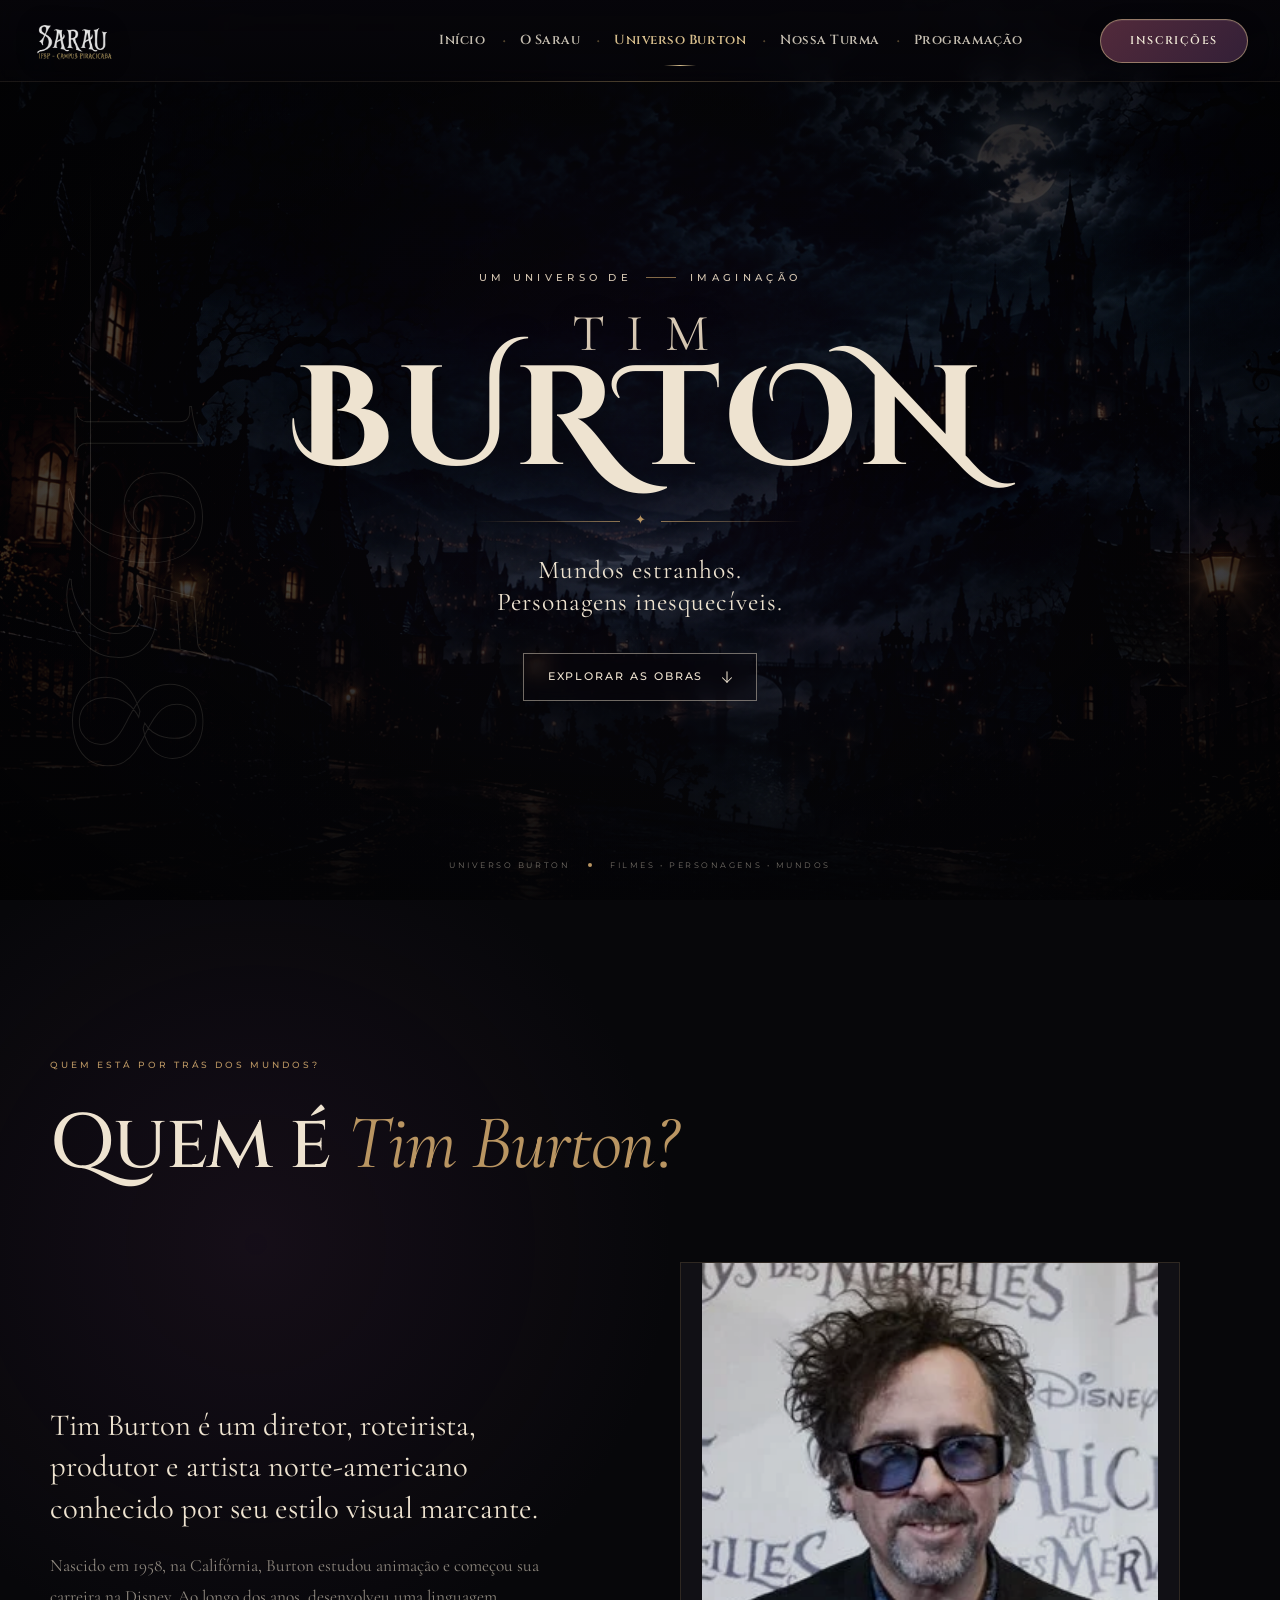
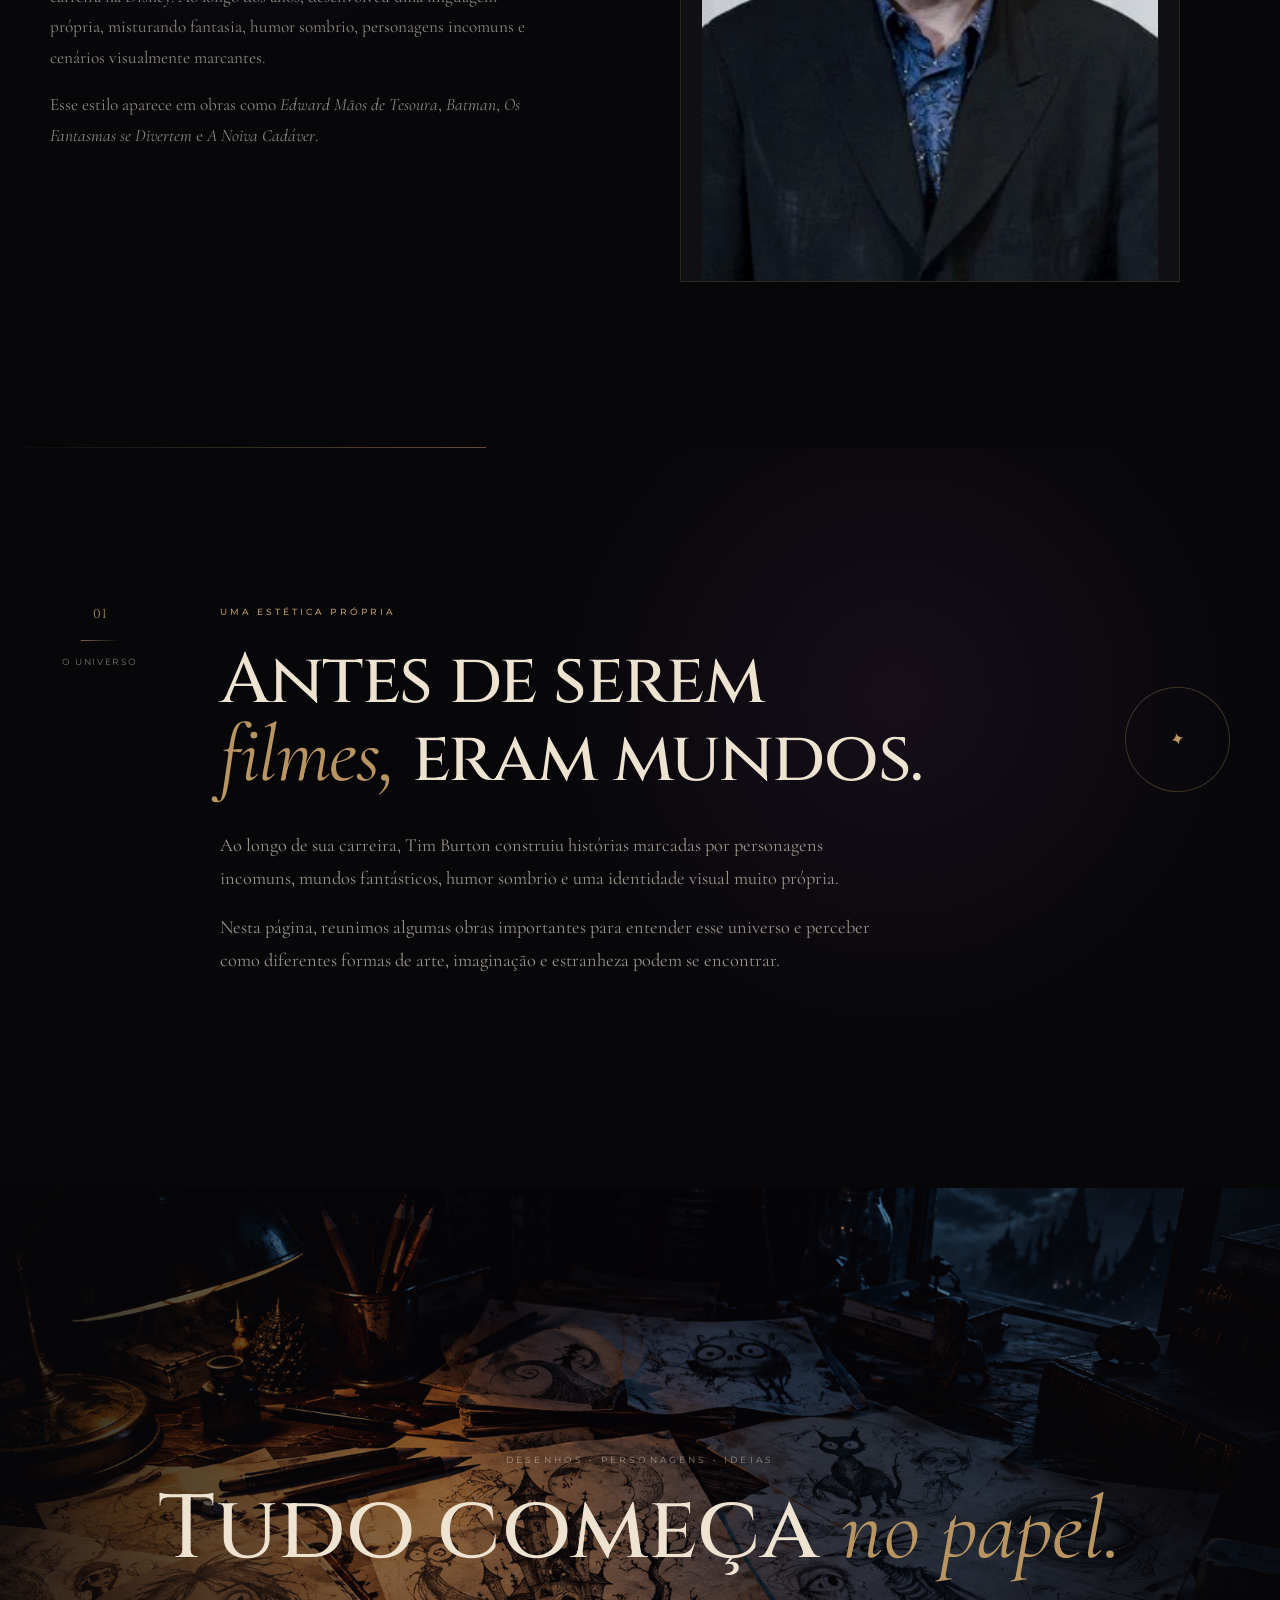
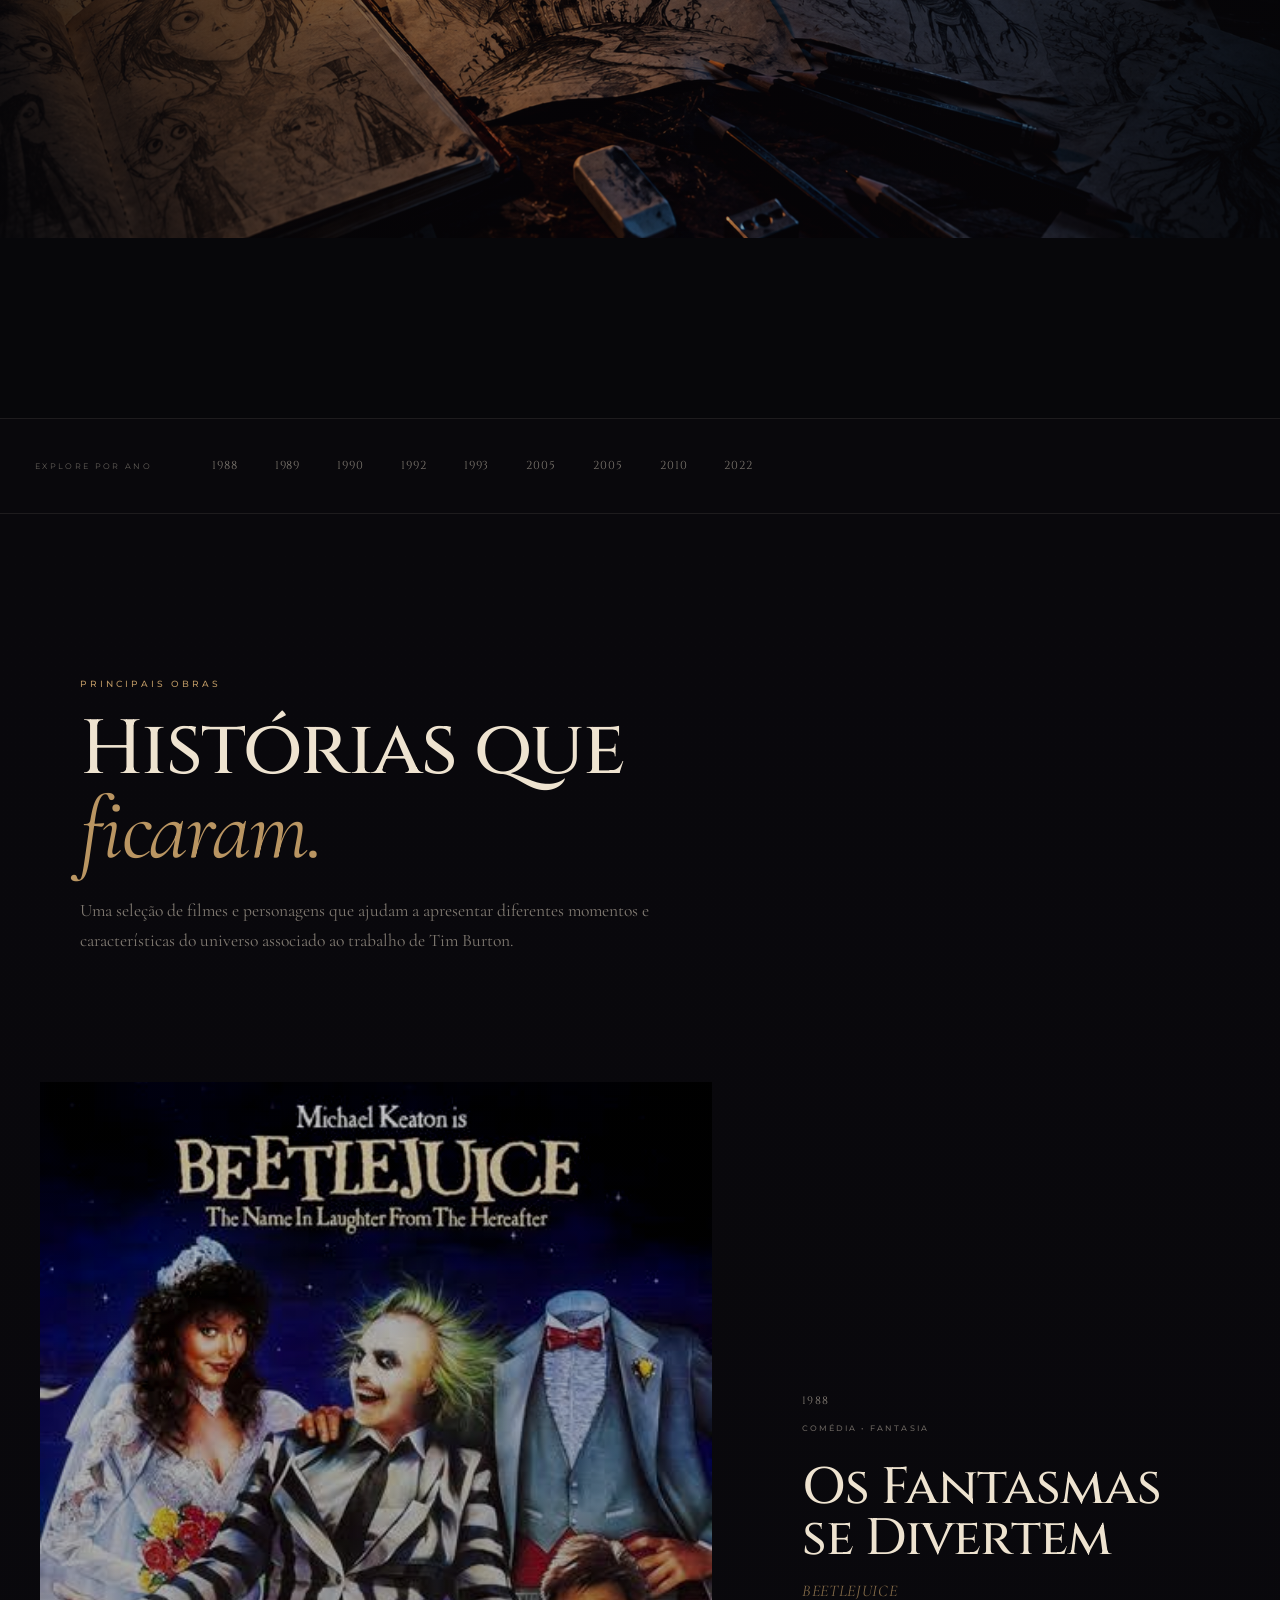
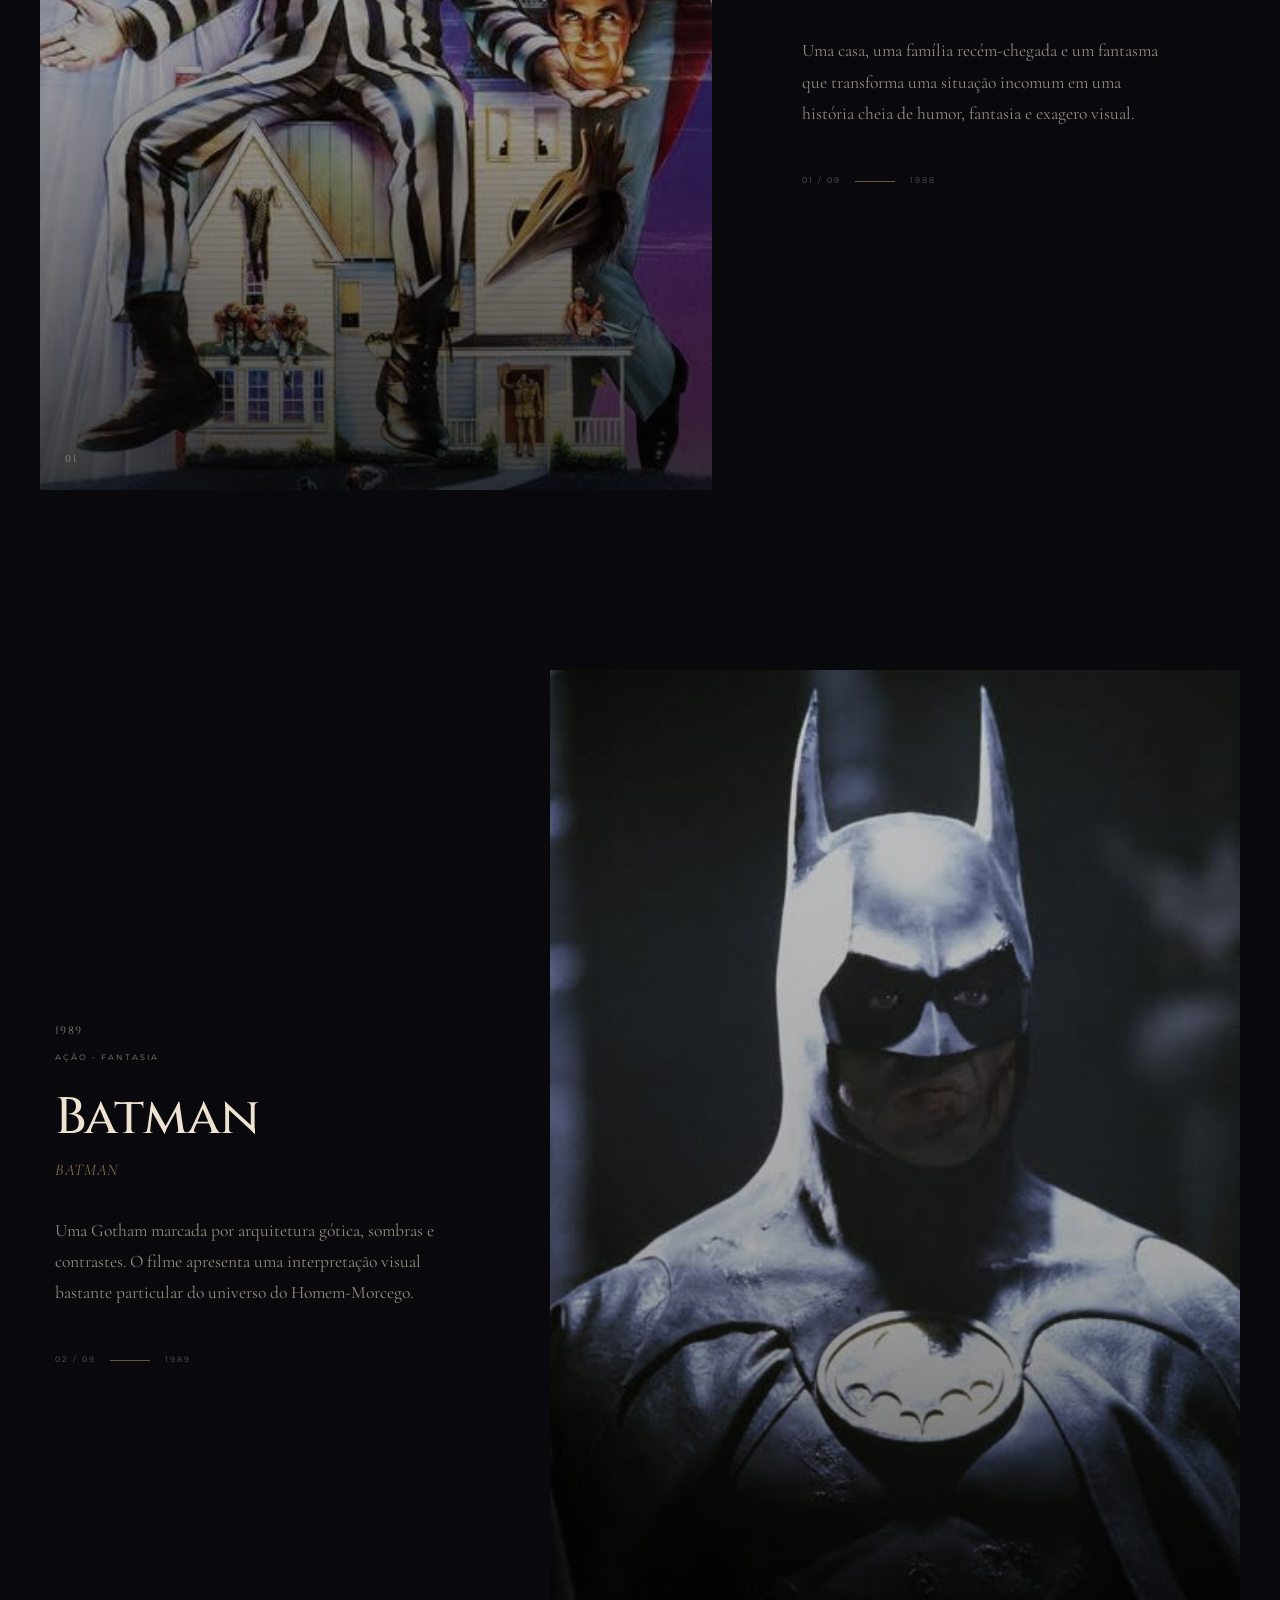
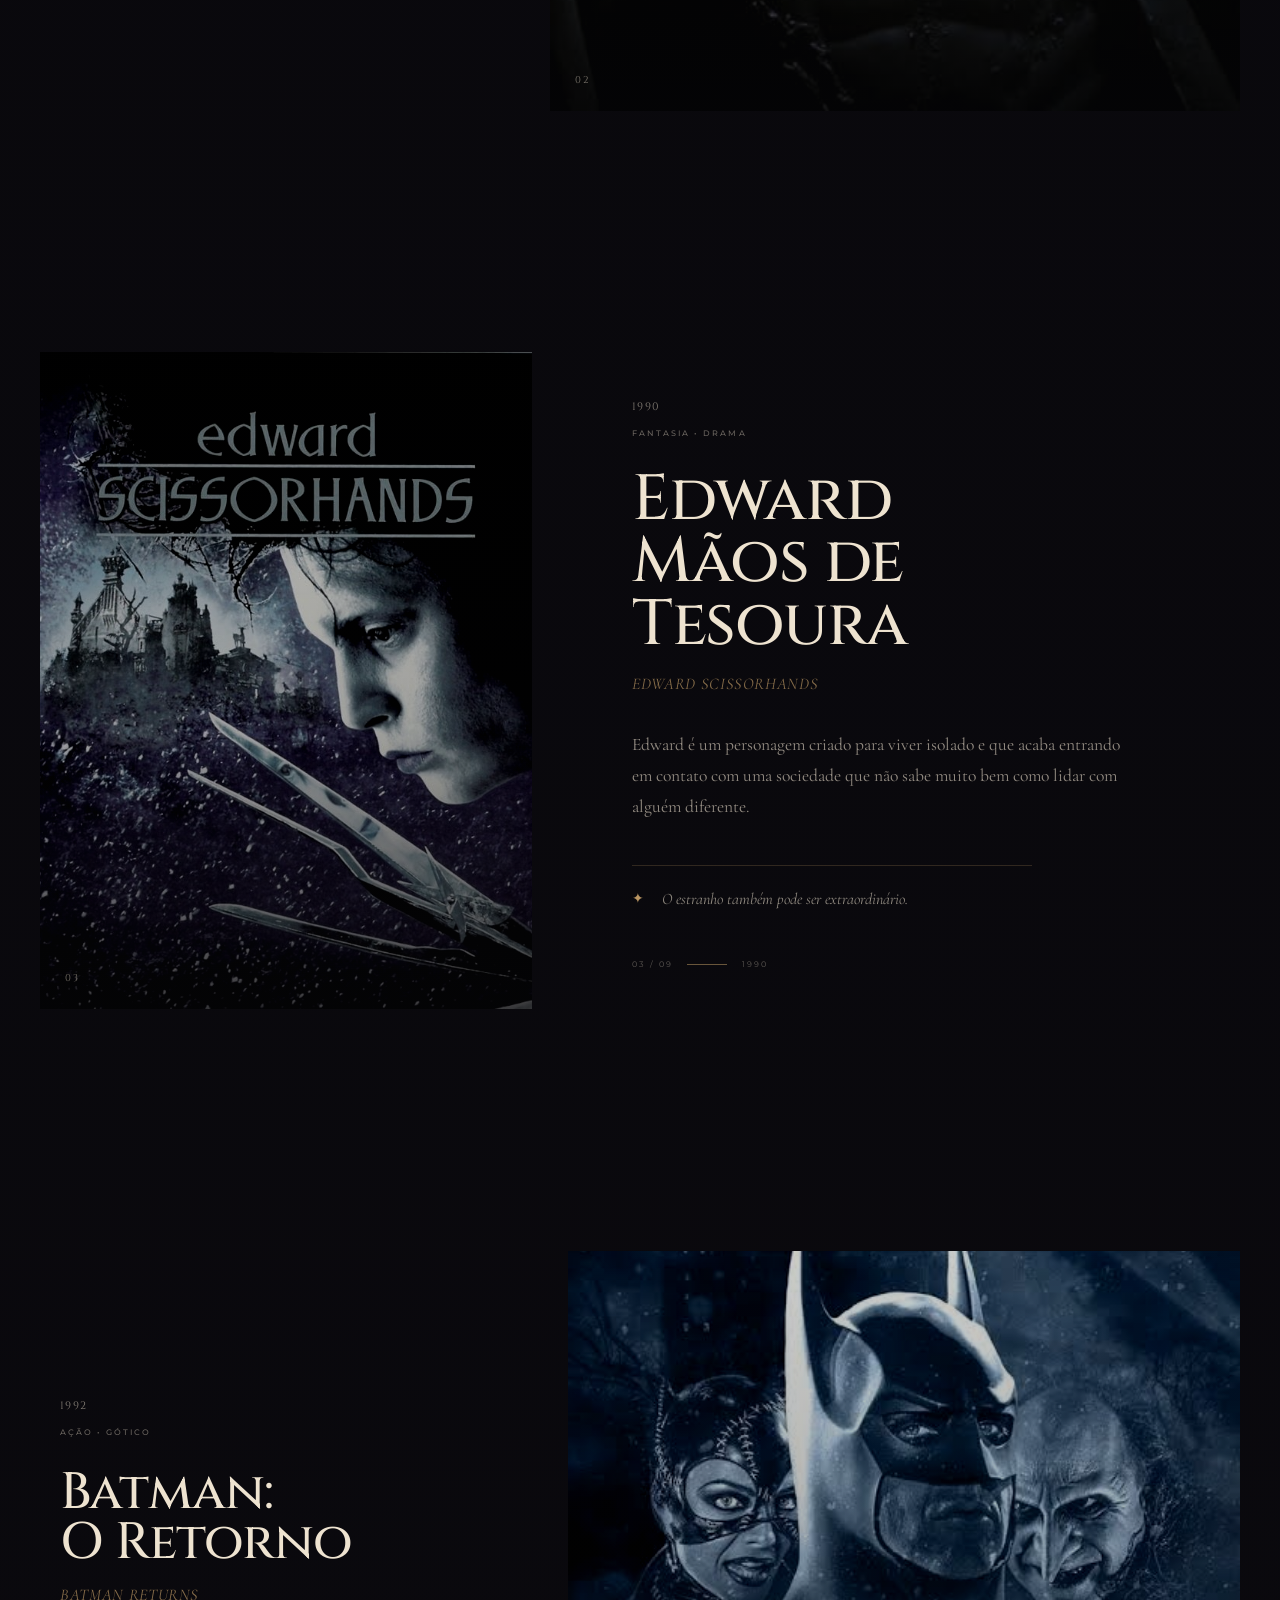
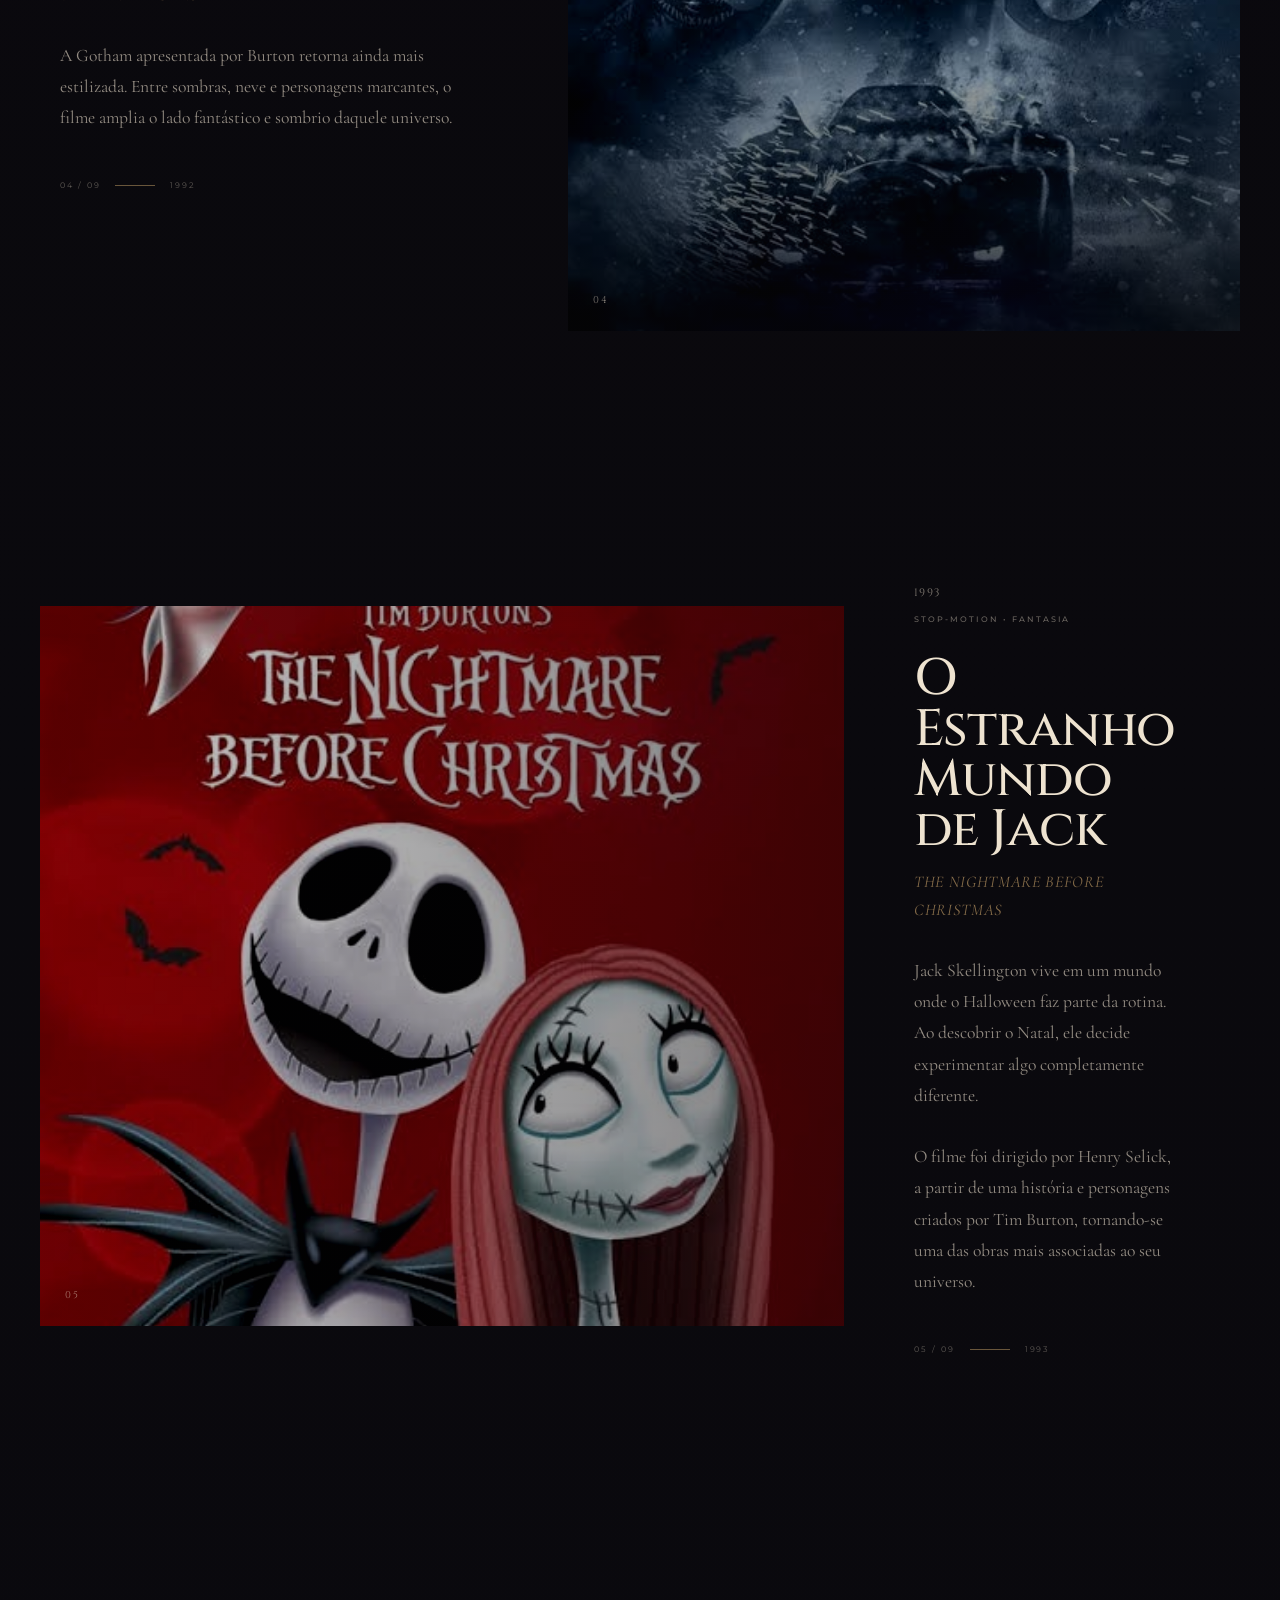
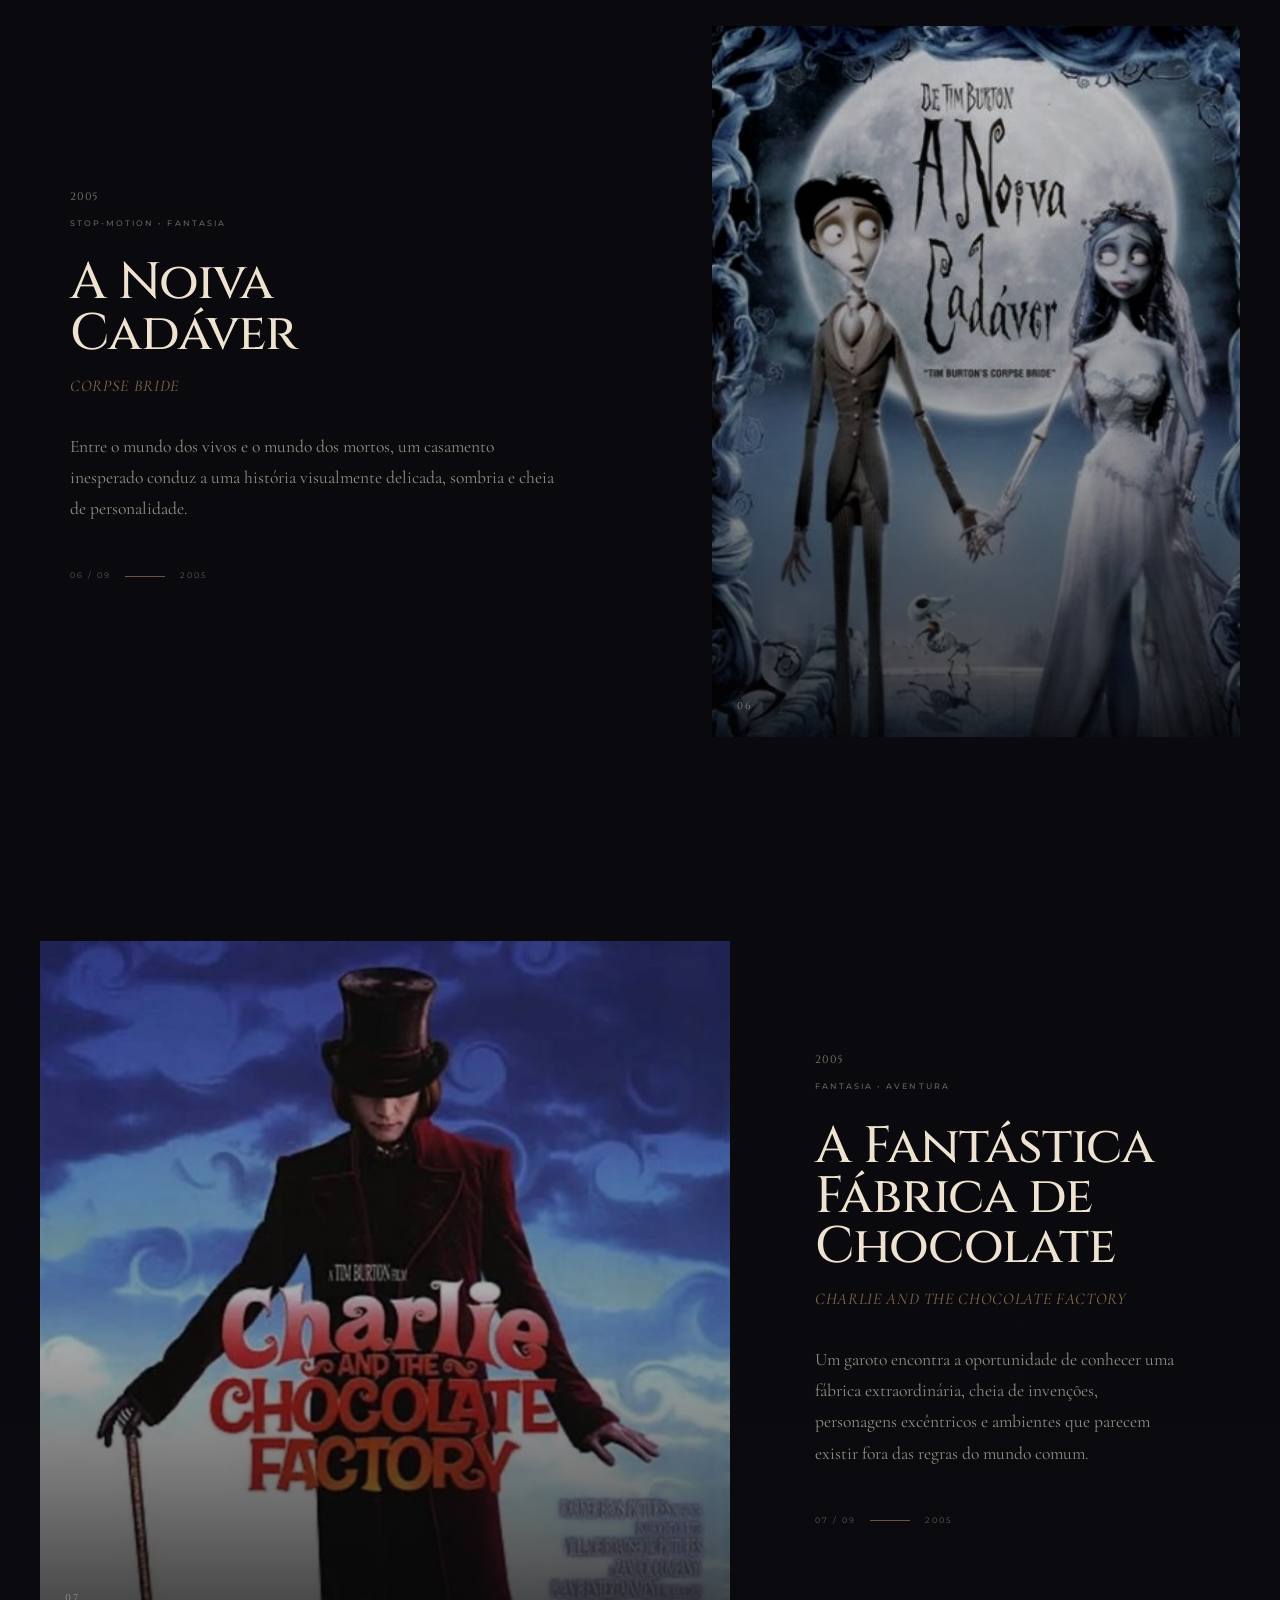
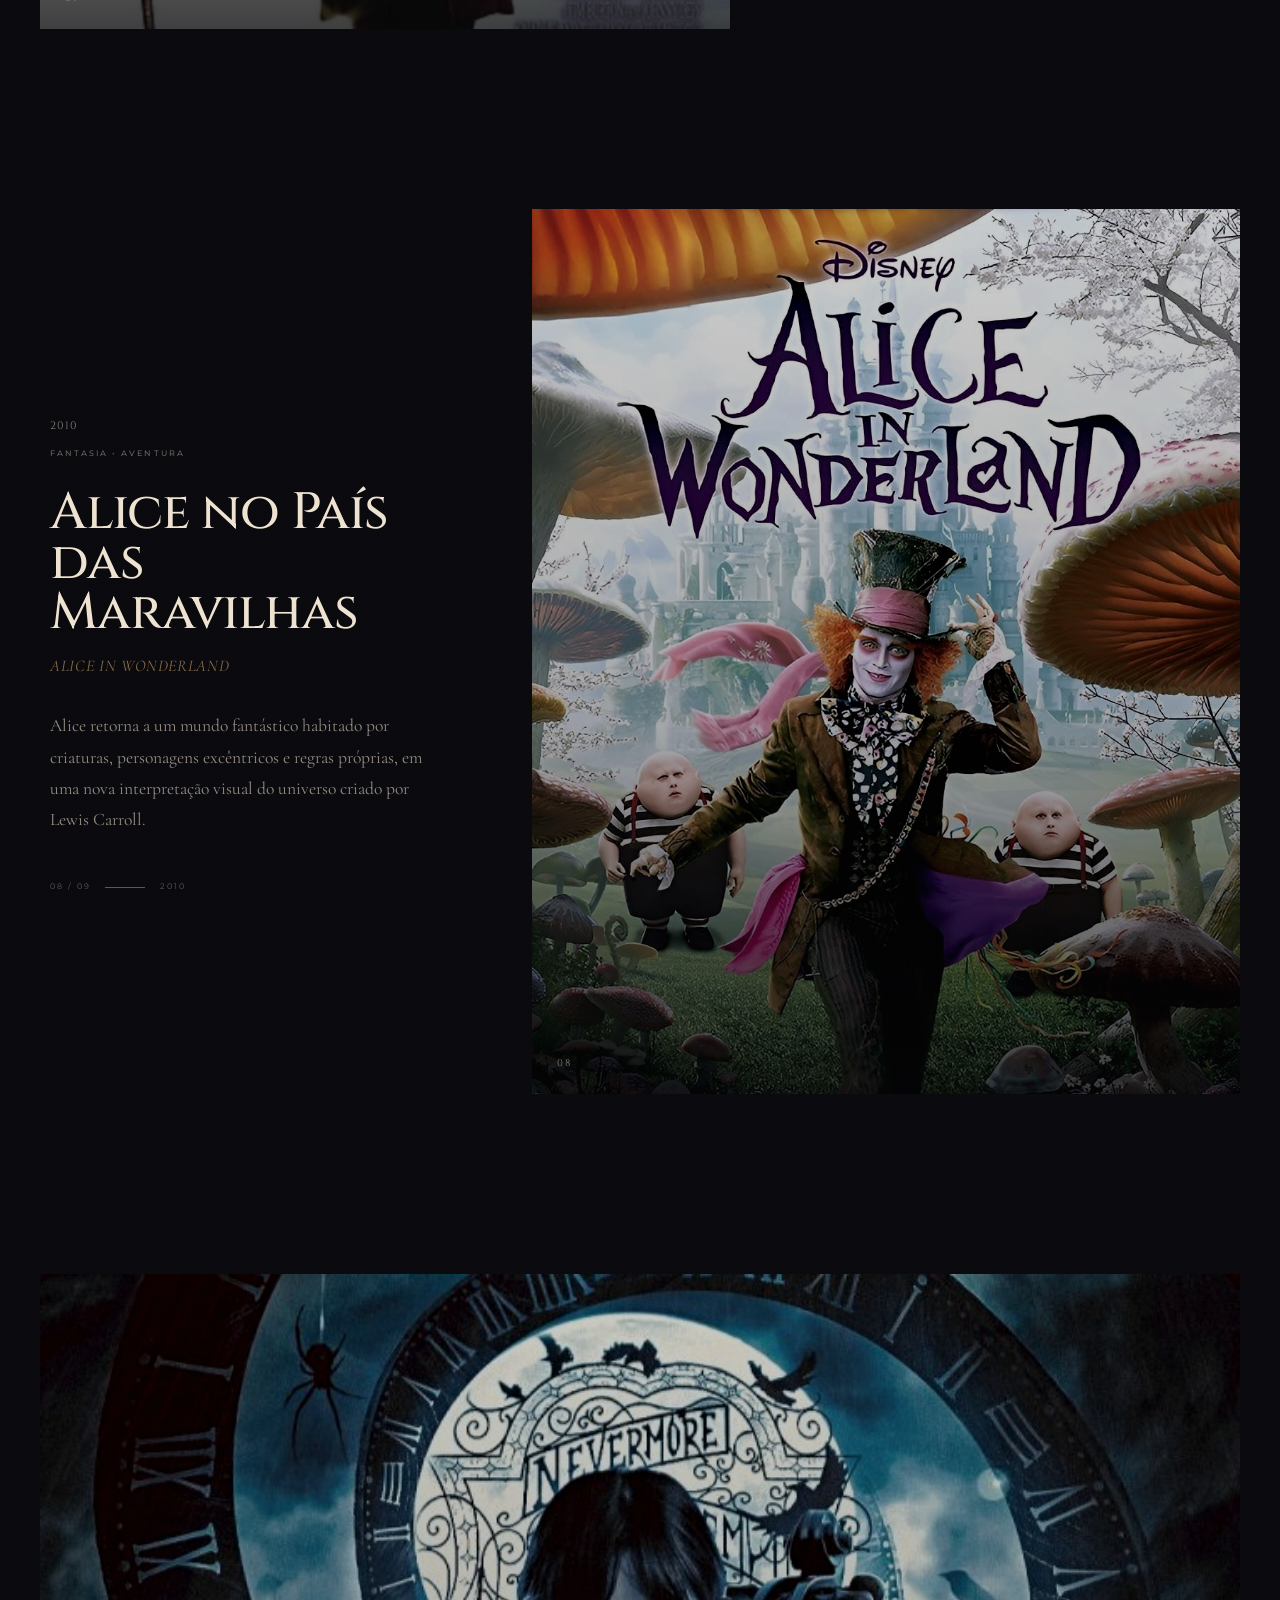
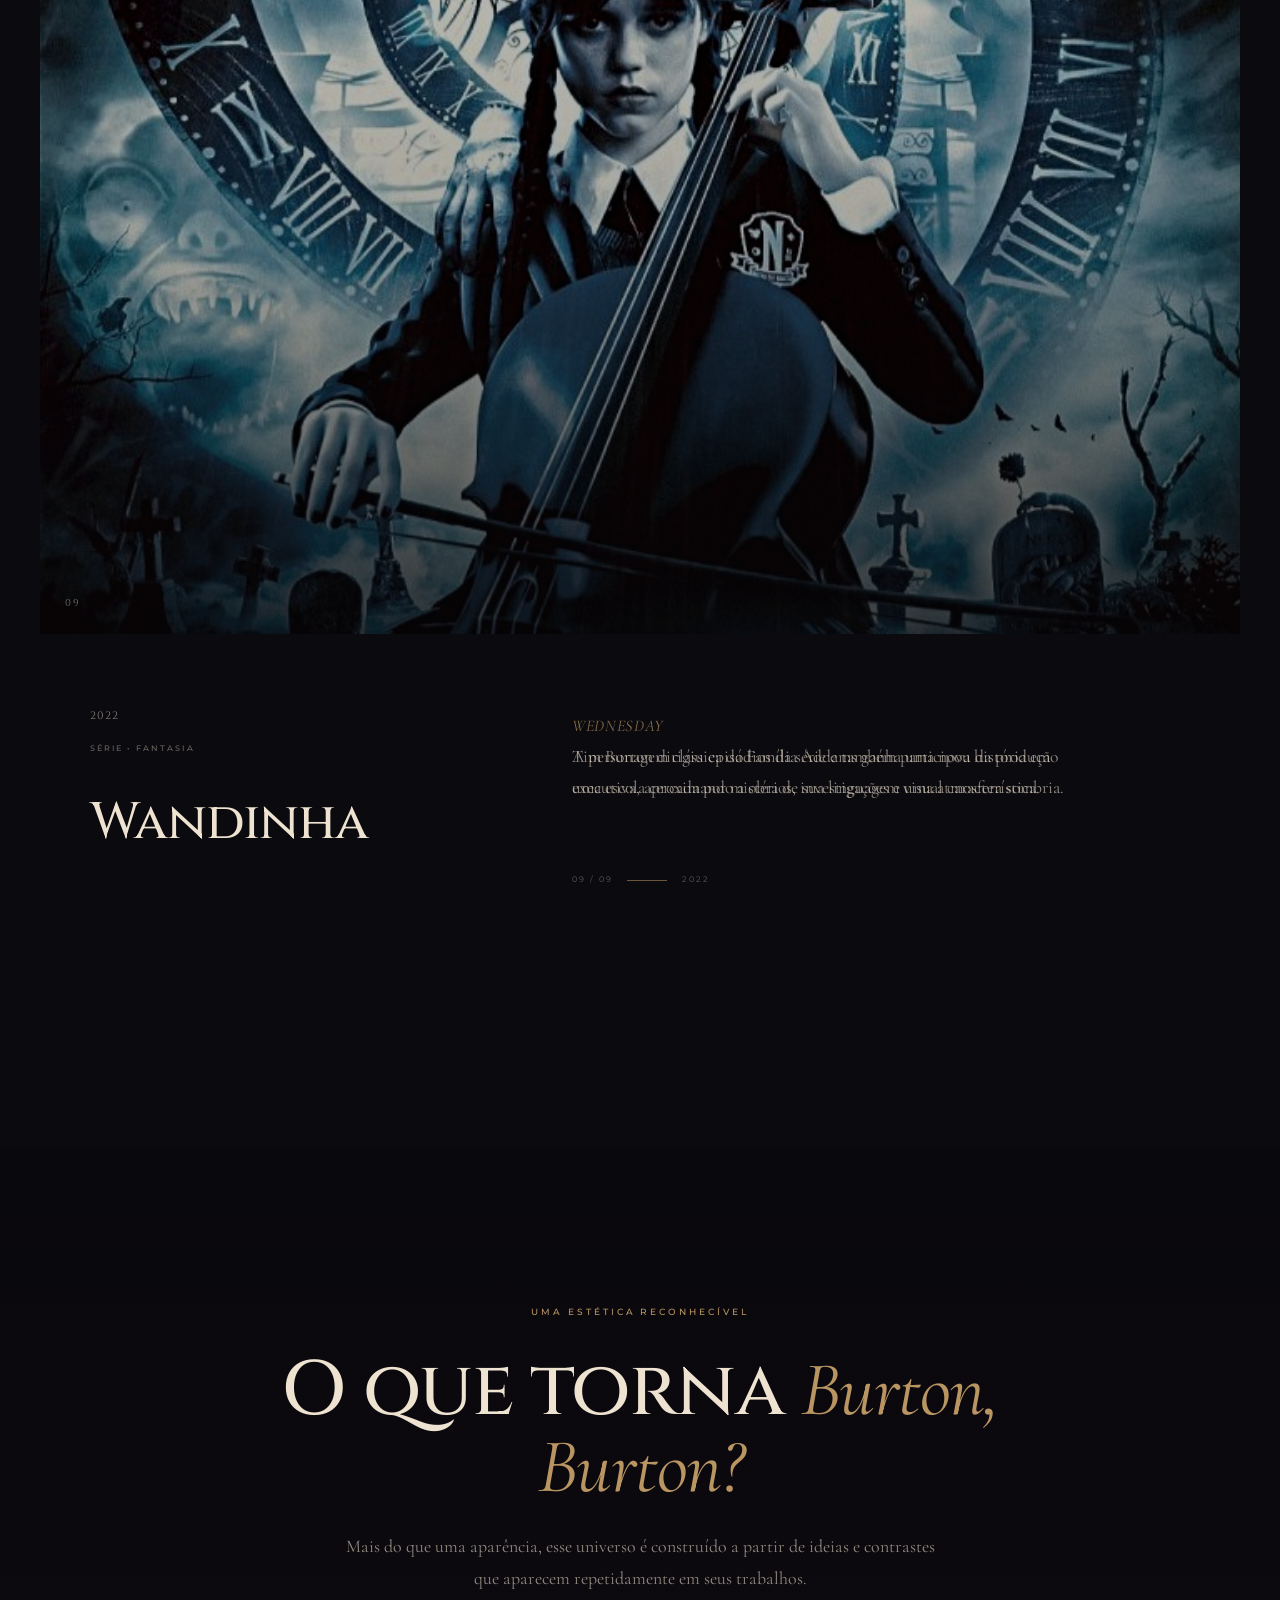
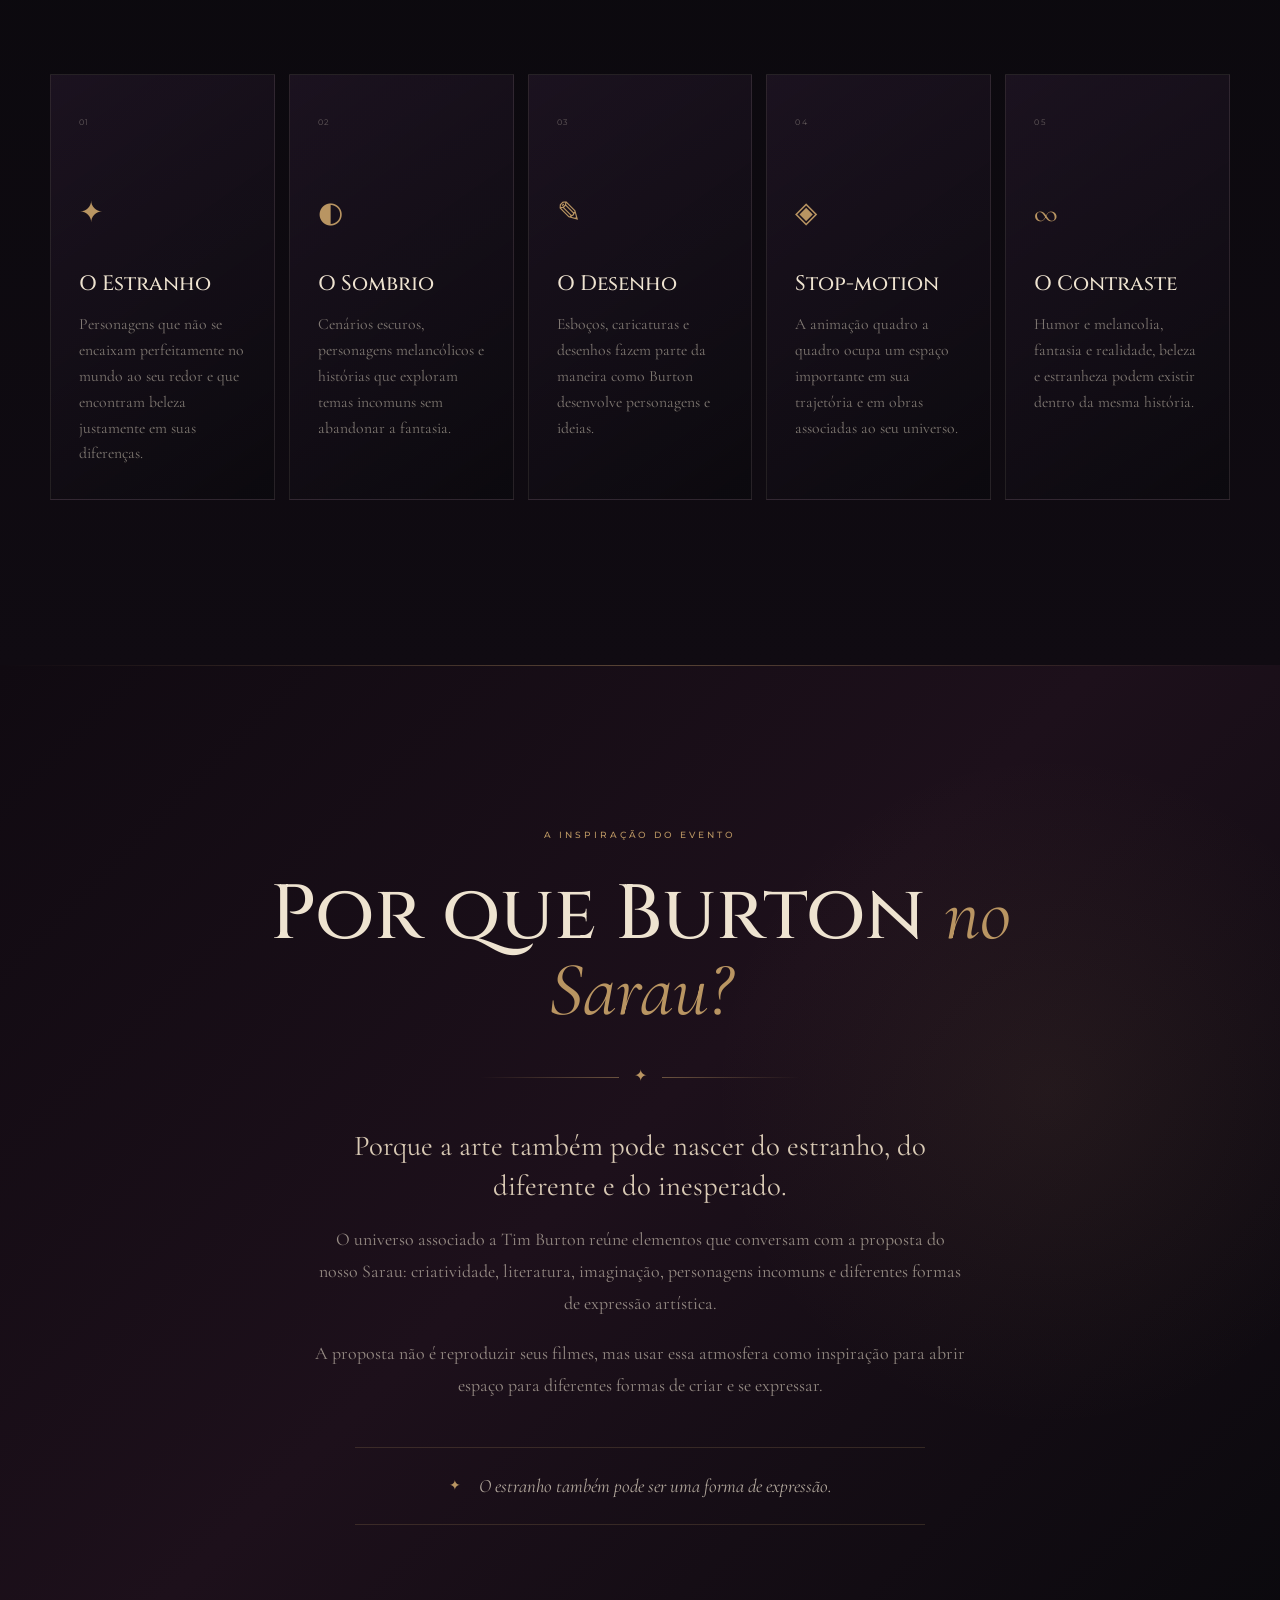
<file: universo-burton.html>
<!DOCTYPE html>
<html lang="pt-BR">

<head>

    <meta charset="UTF-8">

    <meta
        name="viewport"
        content="width=device-width, initial-scale=1.0"
    >

    <meta
        name="description"
        content="Universo Burton — uma viagem visual por obras, personagens e ideias associadas ao universo de Tim Burton."
    >

    <title>Universo Burton — Sarau IFSP</title>


    <!-- =====================================================
         FONTES
    ====================================================== -->

    <link rel="preconnect" href="https://fonts.googleapis.com">

    <link
        rel="preconnect"
        href="https://fonts.gstatic.com"
        crossorigin
    >

    <link
        href="https://fonts.googleapis.com/css2?family=Cinzel:wght@400;500;600;700&family=Cinzel+Decorative:wght@400;700;900&family=Cormorant+Garamond:wght@300;400;500;600;700&family=Montserrat:wght@300;400;500;600&display=swap"
        rel="stylesheet"
    >


    <!-- =====================================================
         CSS GLOBAL
    ====================================================== -->

    <link
        rel="stylesheet"
        href="css/global.css"
    >


    <!-- =====================================================
         CSS DA PÁGINA
    ====================================================== -->

    <link
        rel="stylesheet"
        href="css/burton.css"
    >


    <!-- =====================================================
         CSS DO FOOTER
    ====================================================== -->

    <link
        rel="stylesheet"
        href="css/footer.css"
    >

</head>


<body class="burton-page">


    <!-- =====================================================
         HEADER / NAVBAR
    ====================================================== -->

    <header class="site-header">

        <div class="header-container">

            <a
                href="index.html"
                class="logo"
                aria-label="Página inicial do Sarau"
            >

                <img
                    src="img/logo/logo-sarau.png"
                    alt="Sarau — IFSP Campus Piracicaba"
                    class="logo-image"
                >

            </a>


            <nav class="main-navigation" aria-label="Navegação principal">

            <a href="index.html" class="nav-link">
                Início
            </a>

            <a href="o-sarau.html" class="nav-link">
                O Sarau
            </a>

            <a href="universo-burton.html" class="nav-link">
                Universo Burton
            </a>

            <a href="nossa-turma.html" class="nav-link">
                Nossa Turma
            </a>

            <a href="programacao.html" class="nav-link">
                Programação
            </a>

            <a href="inscricoes.html" class="nav-link nav-link-mobile-cta">
            Inscrições
            </a>

        </nav>


            <a
                href="inscricoes.html"
                class="header-cta"
            >
                <span>Inscrições</span>
            </a>


            <button
                class="menu-toggle"
                type="button"
                aria-label="Abrir menu"
                aria-expanded="false"
            >

                <span></span>
                <span></span>
                <span></span>

            </button>

        </div>

    </header>



    <!-- =====================================================
         CONTEÚDO PRINCIPAL
    ====================================================== -->

    <main>


        <!-- =================================================
             01 — HERO
        ================================================== -->

        <section
            class="burton-hero"
            id="burton-inicio"
        >

            <div class="burton-hero-media">

                <img
                    src="img/burton/hero.jpg"
                    alt=""
                    class="burton-hero-video"
                    aria-hidden="true"
                >

            </div>


            <div class="burton-hero-overlay"></div>

            <div class="burton-hero-grain"></div>

            <div class="burton-hero-vignette"></div>


            <div
                class="burton-hero-line burton-hero-line-left"
                aria-hidden="true"
            ></div>

            <div
                class="burton-hero-line burton-hero-line-right"
                aria-hidden="true"
            ></div>


            <div class="burton-hero-content">

                <div class="burton-hero-kicker">

                    <span>UM UNIVERSO DE</span>

                    <i></i>

                    <span>IMAGINAÇÃO</span>

                </div>


                <h1 class="burton-hero-title">

                    <span>TIM</span>

                    <strong>BURTON</strong>

                </h1>


                <div class="burton-hero-symbol">

                    <span></span>

                    <i>✦</i>

                    <span></span>

                </div>


                <p class="burton-hero-description">

                    Mundos estranhos.
                    <br>
                    Personagens inesquecíveis.

                </p>


                <a
                    href="#obras"
                    class="burton-hero-button"
                >

                    <span>Explorar as obras</span>

                    <svg
                        viewBox="0 0 24 24"
                        fill="none"
                        aria-hidden="true"
                    >

                        <path
                            d="M12 5V19"
                            stroke="currentColor"
                            stroke-width="1.4"
                            stroke-linecap="round"
                        />

                        <path
                            d="M6 13L12 19L18 13"
                            stroke="currentColor"
                            stroke-width="1.4"
                            stroke-linecap="round"
                            stroke-linejoin="round"
                        />

                    </svg>

                </a>

            </div>


            <div
                class="burton-hero-year"
                aria-hidden="true"
            >
                1958
            </div>


            <div class="burton-hero-bottom">

                <span>UNIVERSO BURTON</span>

                <i></i>

                <span>FILMES • PERSONAGENS • MUNDOS</span>

            </div>

        </section>

        <section class="burton-biography" id="quem-e">

    <div class="burton-container">

        <div class="burton-section-heading">

            <span class="section-label">
                QUEM ESTÁ POR TRÁS DOS MUNDOS?
            </span>

            <h2>
                Quem é
                <em>Tim Burton?</em>
            </h2>

        </div>


        <div class="burton-biography-grid">

            <div class="burton-biography-text">

                <p class="burton-lead">
                    Tim Burton é um diretor, roteirista,
                    produtor e artista norte-americano
                    conhecido por seu estilo visual marcante.
                </p>

                <p>
                    Nascido em 1958, na Califórnia, Burton
                    estudou animação e começou sua carreira
                    na Disney. Ao longo dos anos, desenvolveu
                    uma linguagem própria, misturando fantasia,
                    humor sombrio, personagens incomuns e
                    cenários visualmente marcantes.
                </p>

                <p>
                    Esse estilo aparece em obras como
                    <em>Edward Mãos de Tesoura</em>,
                    <em>Batman</em>, <em>Os Fantasmas se Divertem</em>
                    e <em>A Noiva Cadáver</em>.
                </p>

            </div>


            <div class="burton-biography-visual">

                <div class="burton-portrait-frame">

                    <img
                        src="img/burton/tim-burton.jpg"
                        alt="Tim Burton"
                    >

                    <span class="portrait-caption">
                        DIRETOR • ARTISTA • CRIADOR
                    </span>

                </div>

            </div>

        </div>

    </div>

</section>

        <!-- =================================================
             02 — INTRODUÇÃO
        ================================================== -->

        <section class="burton-intro">

            <div class="burton-intro-container">

                <div class="burton-intro-side">

                    <span>01</span>

                    <i></i>

                    <span>O UNIVERSO</span>

                </div>


                <div class="burton-intro-main">

                    <span class="burton-section-label">
                        UMA ESTÉTICA PRÓPRIA
                    </span>


                    <h2>

                        Antes de serem
                        <em>filmes,</em>
                        eram mundos.

                    </h2>


                    <p>

                        Ao longo de sua carreira, Tim Burton
                        construiu histórias marcadas por personagens
                        incomuns, mundos fantásticos, humor sombrio
                        e uma identidade visual muito própria.

                    </p>


                    <p>

                        Nesta página, reunimos algumas obras
                        importantes para entender esse universo
                        e perceber como diferentes formas de arte,
                        imaginação e estranheza podem se encontrar.

                    </p>

                </div>


                <div
                    class="burton-intro-mark"
                    aria-hidden="true"
                >

                    <span>✦</span>

                </div>

            </div>

        </section>

        <!-- =================================================
                 INTERLÚDIO
            ================================================== -->

            <div class="burton-interlude">

                <div class="interlude-media">

                    <img
                        src="img/burton/sketches.jpg"
                        alt=""
                        aria-hidden="true"
                    >

                </div>


                <div class="interlude-overlay"></div>


                <div class="interlude-content">

                    <span>
                        DESENHOS • PERSONAGENS • IDEIAS
                    </span>

                    <h2>

                        Tudo começa
                        <em>no papel.</em>

                    </h2>

                </div>

            </div>

        <!-- =================================================
             03 — NAVEGAÇÃO POR ANO
        ================================================== -->

        <section
            class="burton-years"
            aria-label="Navegação pelas obras"
        >

            <div class="burton-years-container">

                <span class="burton-years-label">
                    EXPLORE POR ANO
                </span>


                <div class="burton-years-list">

                    <a href="#beetlejuice">1988</a>

                    <a href="#batman">1989</a>

                    <a href="#edward">1990</a>

                    <a href="#returns">1992</a>

                    <a href="#nightmare">1993</a>

                    <a href="#corpse">2005</a>

                    <a href="#factory">2005</a>

                    <a href="#alice">2010</a>

                    <a href="#wednesday">2022</a>

                </div>

            </div>

        </section>



        <!-- =================================================
             04 — OBRAS
        ================================================== -->

        <section
            class="burton-works"
            id="obras"
        >


            <div class="works-heading">

                <span class="burton-section-label">
                    PRINCIPAIS OBRAS
                </span>


                <h2>

                    Histórias que
                    <em>ficaram.</em>

                </h2>


                <p>

                    Uma seleção de filmes e personagens que
                    ajudam a apresentar diferentes momentos
                    e características do universo associado
                    ao trabalho de Tim Burton.

                </p>

            </div>



            <!-- =================================================
                 OBRA 01 — BEETLEJUICE
            ================================================== -->

            <article
                class="burton-work work-beetlejuice"
                id="beetlejuice"
            >

                <div class="work-media">

                    <img
                        src="img/burton/obras/beetlejuice.jpg"
                        alt="Cena de Os Fantasmas se Divertem"
                        loading="lazy"
                    >

                    <div class="work-media-overlay"></div>

                    <span class="work-number">
                        01
                    </span>

                </div>


                <div class="work-content">

                    <span class="work-year">
                        1988
                    </span>


                    <span class="work-category">
                        COMÉDIA • FANTASIA
                    </span>


                    <h3>

                        Os Fantasmas
                        <br>
                        se Divertem

                    </h3>


                    <span class="work-original">
                        BEETLEJUICE
                    </span>


                    <p>

                        Uma casa, uma família recém-chegada
                        e um fantasma que transforma uma situação
                        incomum em uma história cheia de humor,
                        fantasia e exagero visual.

                    </p>


                    <div class="work-detail">

                        <span>01 / 09</span>

                        <i></i>

                        <span>1988</span>

                    </div>

                </div>

            </article>



            <!-- =================================================
                 OBRA 02 — BATMAN
            ================================================== -->

            <article
                class="burton-work work-batman"
                id="batman"
            >

                <div class="work-content">

                    <span class="work-year">
                        1989
                    </span>


                    <span class="work-category">
                        AÇÃO • FANTASIA
                    </span>


                    <h3>
                        Batman
                    </h3>


                    <span class="work-original">
                        BATMAN
                    </span>


                    <p>

                        Uma Gotham marcada por arquitetura gótica,
                        sombras e contrastes. O filme apresenta
                        uma interpretação visual bastante particular
                        do universo do Homem-Morcego.

                    </p>


                    <div class="work-detail">

                        <span>02 / 09</span>

                        <i></i>

                        <span>1989</span>

                    </div>

                </div>


                <div class="work-media">

                    <img
                        src="img/burton/obras/batman.jpg"
                        alt="Batman de Tim Burton"
                        loading="lazy"
                    >

                    <div class="work-media-overlay"></div>

                    <span class="work-number">
                        02
                    </span>

                </div>

            </article>



            <!-- =================================================
                 OBRA 03 — EDWARD
            ================================================== -->

            <article
                class="burton-work work-edward"
                id="edward"
            >

                <div class="work-media work-media-tall">

                    <img
                        src="img/burton/obras/edward.jpg"
                        alt="Edward Mãos de Tesoura"
                        loading="lazy"
                    >

                    <div class="work-media-overlay"></div>

                    <span class="work-number">
                        03
                    </span>

                </div>


                <div class="work-content">

                    <span class="work-year">
                        1990
                    </span>


                    <span class="work-category">
                        FANTASIA • DRAMA
                    </span>


                    <h3>

                        Edward
                        <br>
                        Mãos de Tesoura

                    </h3>


                    <span class="work-original">
                        EDWARD SCISSORHANDS
                    </span>


                    <p>

                        Edward é um personagem criado para viver
                        isolado e que acaba entrando em contato
                        com uma sociedade que não sabe muito bem
                        como lidar com alguém diferente.

                    </p>


                    <div class="work-quote">

                        <span>✦</span>

                        <p>
                            O estranho também pode ser extraordinário.
                        </p>

                    </div>


                    <div class="work-detail">

                        <span>03 / 09</span>

                        <i></i>

                        <span>1990</span>

                    </div>

                </div>

            </article>

            <!-- =================================================
                 OBRA 04 — BATMAN: O RETORNO
            ================================================== -->

            <article
                class="burton-work work-returns"
                id="returns"
            >

                <div class="work-content">

                    <span class="work-year">
                        1992
                    </span>


                    <span class="work-category">
                        AÇÃO • GÓTICO
                    </span>


                    <h3>

                        Batman:
                        <br>
                        O Retorno

                    </h3>


                    <span class="work-original">
                        BATMAN RETURNS
                    </span>


                    <p>

                        A Gotham apresentada por Burton retorna
                        ainda mais estilizada. Entre sombras,
                        neve e personagens marcantes, o filme
                        amplia o lado fantástico e sombrio
                        daquele universo.

                    </p>


                    <div class="work-detail">

                        <span>04 / 09</span>

                        <i></i>

                        <span>1992</span>

                    </div>

                </div>


                <div class="work-media">

                    <img
                        src="img/burton/obras/batman-retorno.jpg"
                        alt="Batman: O Retorno"
                        loading="lazy"
                    >

                    <div class="work-media-overlay"></div>

                    <span class="work-number">
                        04
                    </span>

                </div>

            </article>



            <!-- =================================================
                 OBRA 05 — O ESTRANHO MUNDO DE JACK
            ================================================== -->

            <article
                class="burton-work work-nightmare"
                id="nightmare"
            >

                <div class="work-media work-media-wide">

                    <img
                        src="img/burton/obras/estranho-mundo-jack.jpg"
                        alt="O Estranho Mundo de Jack"
                        loading="lazy"
                    >

                    <div class="work-media-overlay"></div>

                    <span class="work-number">
                        05
                    </span>

                </div>


                <div class="work-content">

                    <span class="work-year">
                        1993
                    </span>


                    <span class="work-category">
                        STOP-MOTION • FANTASIA
                    </span>


                    <h3>

                        O Estranho
                        <br>
                        Mundo de Jack

                    </h3>


                    <span class="work-original">
                        THE NIGHTMARE BEFORE CHRISTMAS
                    </span>


                    <p>

                        Jack Skellington vive em um mundo onde
                        o Halloween faz parte da rotina. Ao descobrir
                        o Natal, ele decide experimentar algo
                        completamente diferente.

                    </p>


                    <p>

                        O filme foi dirigido por Henry Selick,
                        a partir de uma história e personagens
                        criados por Tim Burton, tornando-se uma
                        das obras mais associadas ao seu universo.

                    </p>


                    <div class="work-detail">

                        <span>05 / 09</span>

                        <i></i>

                        <span>1993</span>

                    </div>

                </div>

            </article>



            <!-- =================================================
                 OBRA 06 — A NOIVA CADÁVER
            ================================================== -->

            <article
                class="burton-work work-corpse"
                id="corpse"
            >

                <div class="work-content">

                    <span class="work-year">
                        2005
                    </span>


                    <span class="work-category">
                        STOP-MOTION • FANTASIA
                    </span>


                    <h3>

                        A Noiva
                        <br>
                        Cadáver

                    </h3>


                    <span class="work-original">
                        CORPSE BRIDE
                    </span>


                    <p>

                        Entre o mundo dos vivos e o mundo dos
                        mortos, um casamento inesperado conduz
                        a uma história visualmente delicada,
                        sombria e cheia de personalidade.

                    </p>


                    <div class="work-detail">

                        <span>06 / 09</span>

                        <i></i>

                        <span>2005</span>

                    </div>

                </div>


                <div class="work-media">

                    <img
                        src="img/burton/obras/noiva-cadaver.jpg"
                        alt="A Noiva Cadáver"
                        loading="lazy"
                    >

                    <div class="work-media-overlay"></div>

                    <span class="work-number">
                        06
                    </span>

                </div>

            </article>



            <!-- =================================================
                 OBRA 07 — A FANTÁSTICA FÁBRICA DE CHOCOLATE
            ================================================== -->

            <article
                class="burton-work work-factory"
                id="factory"
            >

                <div class="work-media work-media-tall">

                    <img
                        src="img/burton/obras/fabrica-chocolate.jpg"
                        alt="A Fantástica Fábrica de Chocolate"
                        loading="lazy"
                    >

                    <div class="work-media-overlay"></div>

                    <span class="work-number">
                        07
                    </span>

                </div>


                <div class="work-content">

                    <span class="work-year">
                        2005
                    </span>


                    <span class="work-category">
                        FANTASIA • AVENTURA
                    </span>


                    <h3>

                        A Fantástica
                        <br>
                        Fábrica de Chocolate

                    </h3>


                    <span class="work-original">
                        CHARLIE AND THE CHOCOLATE FACTORY
                    </span>


                    <p>

                        Um garoto encontra a oportunidade de
                        conhecer uma fábrica extraordinária,
                        cheia de invenções, personagens excêntricos
                        e ambientes que parecem existir fora
                        das regras do mundo comum.

                    </p>


                    <div class="work-detail">

                        <span>07 / 09</span>

                        <i></i>

                        <span>2005</span>

                    </div>

                </div>

            </article>



            <!-- =================================================
                 OBRA 08 — ALICE
            ================================================== -->

            <article
                class="burton-work work-alice"
                id="alice"
            >

                <div class="work-content">

                    <span class="work-year">
                        2010
                    </span>


                    <span class="work-category">
                        FANTASIA • AVENTURA
                    </span>


                    <h3>

                        Alice no País
                        <br>
                        das Maravilhas

                    </h3>


                    <span class="work-original">
                        ALICE IN WONDERLAND
                    </span>


                    <p>

                        Alice retorna a um mundo fantástico
                        habitado por criaturas, personagens
                        excêntricos e regras próprias, em uma
                        nova interpretação visual do universo
                        criado por Lewis Carroll.

                    </p>


                    <div class="work-detail">

                        <span>08 / 09</span>

                        <i></i>

                        <span>2010</span>

                    </div>

                </div>


                <div class="work-media">

                    <img
                        src="img/burton/obras/alice.jpg"
                        alt="Alice no País das Maravilhas"
                        loading="lazy"
                    >

                    <div class="work-media-overlay"></div>

                    <span class="work-number">
                        08
                    </span>

                </div>

            </article>



            <!-- =================================================
                 OBRA 09 — WANDINHA
            ================================================== -->

            <article
                class="burton-work work-wednesday"
                id="wednesday"
            >

                <div class="work-media work-media-wide">

                    <img
                        src="img/burton/obras/wandinha.jpg"
                        alt="Wandinha"
                        loading="lazy"
                    >

                    <div class="work-media-overlay"></div>

                    <span class="work-number">
                        09
                    </span>

                </div>


                <div class="work-content">

                    <span class="work-year">
                        2022
                    </span>


                    <span class="work-category">
                        SÉRIE • FANTASIA
                    </span>


                    <h3>
                        Wandinha
                    </h3>


                    <span class="work-original">
                        WEDNESDAY
                    </span>


                    <p>

                        A personagem clássica da Família Addams
                        ganha uma nova história em uma escola
                        cercada por mistérios, investigações
                        e uma atmosfera sombria.

                    </p>


                    <p>

                        Tim Burton dirigiu episódios da série
                        e também participou da produção executiva,
                        aproximando a obra de sua linguagem visual
                        característica.

                    </p>


                    <div class="work-detail">

                        <span>09 / 09</span>

                        <i></i>

                        <span>2022</span>

                    </div>

                </div>

            </article>

        </section>


        <!-- =================================================
             06 — ESTÉTICA
        ================================================== -->

        <section
            class="burton-elements"
            id="estetica"
        >

            <div class="burton-container">


                <div class="burton-section-heading centered">

                    <span class="section-label">
                        UMA ESTÉTICA RECONHECÍVEL
                    </span>


                    <h2>

                        O que torna
                        <em>Burton, Burton?</em>

                    </h2>


                    <p>

                        Mais do que uma aparência, esse universo
                        é construído a partir de ideias e contrastes
                        que aparecem repetidamente em seus trabalhos.

                    </p>

                </div>


                <div class="burton-elements-grid">


                    <article class="burton-element-card">

                        <span class="element-number">
                            01
                        </span>

                        <div class="element-symbol">
                            ✦
                        </div>

                        <h3>
                            O Estranho
                        </h3>

                        <p>

                            Personagens que não se encaixam
                            perfeitamente no mundo ao seu redor
                            e que encontram beleza justamente
                            em suas diferenças.

                        </p>

                    </article>


                    <article class="burton-element-card">

                        <span class="element-number">
                            02
                        </span>

                        <div class="element-symbol">
                            ◐
                        </div>

                        <h3>
                            O Sombrio
                        </h3>

                        <p>

                            Cenários escuros, personagens
                            melancólicos e histórias que exploram
                            temas incomuns sem abandonar
                            a fantasia.

                        </p>

                    </article>


                    <article class="burton-element-card">

                        <span class="element-number">
                            03
                        </span>

                        <div class="element-symbol">
                            ✎
                        </div>

                        <h3>
                            O Desenho
                        </h3>

                        <p>

                            Esboços, caricaturas e desenhos
                            fazem parte da maneira como Burton
                            desenvolve personagens e ideias.

                        </p>

                    </article>


                    <article class="burton-element-card">

                        <span class="element-number">
                            04
                        </span>

                        <div class="element-symbol">
                            ◈
                        </div>

                        <h3>
                            Stop-motion
                        </h3>

                        <p>

                            A animação quadro a quadro ocupa
                            um espaço importante em sua trajetória
                            e em obras associadas ao seu universo.

                        </p>

                    </article>


                    <article class="burton-element-card">

                        <span class="element-number">
                            05
                        </span>

                        <div class="element-symbol">
                            ∞
                        </div>

                        <h3>
                            O Contraste
                        </h3>

                        <p>

                            Humor e melancolia, fantasia e realidade,
                            beleza e estranheza podem existir
                            dentro da mesma história.

                        </p>

                    </article>

                </div>

            </div>

        </section>


        <!-- =================================================
             08 — BURTON E O SARAU
        ================================================== -->

        <section
            class="burton-sarau"
            id="sarau"
        >

            <div class="burton-sarau-background"></div>


            <div class="burton-container">

                <div class="burton-sarau-content">

                    <span class="section-label">
                        A INSPIRAÇÃO DO EVENTO
                    </span>


                    <h2>

                        Por que Burton
                        <em>no Sarau?</em>

                    </h2>


                    <div class="burton-sarau-divider">

                        <span></span>

                        <i>✦</i>

                        <span></span>

                    </div>


                    <p class="burton-sarau-lead">

                        Porque a arte também pode nascer
                        do estranho, do diferente e
                        do inesperado.

                    </p>


                    <p>

                        O universo associado a Tim Burton reúne
                        elementos que conversam com a proposta
                        do nosso Sarau: criatividade, literatura,
                        imaginação, personagens incomuns e
                        diferentes formas de expressão artística.

                    </p>


                    <p>

                        A proposta não é reproduzir seus filmes,
                        mas usar essa atmosfera como inspiração
                        para abrir espaço para diferentes formas
                        de criar e se expressar.

                    </p>


                    <div class="burton-sarau-quote">

                        <span>
                            ✦
                        </span>

                        <blockquote>

                            O estranho também pode ser
                            uma forma de expressão.

                        </blockquote>

                    </div>

                </div>

            </div>

        </section>

    </main>



    <!-- =====================================================
         FOOTER
    ====================================================== -->

    <footer class="site-footer">

        <div class="footer-opening">

            <p class="footer-opening-text">
                A arte também encontra espaço no inesperado.
            </p>

        </div>


        <div class="footer-main">

            <div class="footer-container">

                <div class="footer-brand">

                    <a
                        href="index.html"
                        class="footer-logo"
                        aria-label="Página inicial do Sarau"
                    >

                        <img
                            src="img/logo/logo-sarau.png"
                            alt="Sarau — IFSP Campus Piracicaba"
                            class="footer-logo-image"
                        >

                    </a>


                    <p class="footer-description">

                        Um encontro entre arte, criatividade,
                        literatura e o inesperado.

                    </p>


                    <div class="footer-date">

                        <span>
                            29 OUTUBRO 2026
                        </span>

                    </div>

                </div>


                <div class="footer-column">

                    <h3 class="footer-title">
                        Navegação
                    </h3>


                    <nav
                        class="footer-navigation"
                        aria-label="Navegação do rodapé"
                    >

                        <a href="index.html">
                            Início
                        </a>

                        <a href="o-sarau.html">
                            O Sarau
                        </a>

                        <a href="universo-burton.html">
                            Universo Burton
                        </a>

                        <a href="nossa-turma.html">
                            Nossa Turma
                        </a>

                        <a href="programacao.html">
                            Programação
                        </a>

                        <a href="inscricoes.html">
                            Inscrições
                        </a>

                    </nav>

                </div>


                <div class="footer-column">

                    <h3 class="footer-title">
                        O evento
                    </h3>


                    <div class="footer-event-info">

                        <div class="footer-event-item">

                            <span class="footer-event-label">
                                DATA
                            </span>

                            <p>
                                29 de outubro de 2026
                            </p>

                        </div>


                        <div class="footer-event-item">

                            <span class="footer-event-label">
                                HORÁRIO
                            </span>

                            <p>
                                14h
                            </p>

                        </div>


                        <div class="footer-event-item">

                            <span class="footer-event-label">
                                LOCAL
                            </span>

                            <p>
                                IFSP — Campus Piracicaba
                            </p>

                        </div>

                    </div>

                </div>


                <div class="footer-column footer-social-column">

                    <h3 class="footer-title">
                        Siga o Sarau
                    </h3>


                    <div class="footer-social">

                        <a
                            href="https://www.instagram.com/sarau_ifsp?utm_source=ig_web_button_share_sheet&stkn=ZDNlZDc0MzIxNw=="
                            class="footer-qr"
                            target="_blank"
                            rel="noopener noreferrer"
                            aria-label="Abrir Instagram do Sarau"
                        >

                            <img
                                src="img/footer/qr-instagram.png"
                                alt="QR Code para o Instagram do Sarau"
                                class="footer-qr-image"
                            >

                        </a>


                        <div class="footer-social-content">

                            <p>
                                Acompanhe as novidades, registros
                                e momentos do evento.
                            </p>


                            <a
                                href="https://www.instagram.com/sarau_ifsp?utm_source=ig_web_button_share_sheet&stkn=ZDNlZDc0MzIxNw=="
                                class="footer-instagram"
                                target="_blank"
                                rel="noopener noreferrer"
                            >
                                @sarau_ifsp
                            </a>

                        </div>

                    </div>

                </div>

            </div>

        </div>


        <div class="footer-event-bar">

            <div class="footer-event-bar-container">

                <span>
                    29 OUT 2026
                </span>

                <i></i>

                <span>
                    14H
                </span>

                <i></i>

                <span>
                    IFSP — CAMPUS PIRACICABA
                </span>

            </div>

        </div>

    </footer>



    <!-- =====================================================
         JAVASCRIPT
    ====================================================== -->

    <script src="js/main.js"></script>

</body>

</html>
</file>
<file: css/global.css>
/* =========================================================
   SARAU — GLOBAL CSS
   Identidade visual geral do projeto
========================================================= */


/* =========================================================
   1. VARIÁVEIS
========================================================= */

:root {

    /* -------------------------
       CORES PRINCIPAIS
    ------------------------- */

    --bg-main: #08070d;
    --bg-secondary: #0d0b14;
    --bg-tertiary: #12101b;

    --bg-header: rgba(8, 7, 13, 0.78);
    --bg-header-solid: #0a0910;

    --bg-card: #11101a;
    --bg-card-hover: #171523;

    --purple-dark: #342038;
    --purple: #5a345f;
    --purple-light: #85638a;

    --burgundy: #542b3c;
    --teal-dark: #14383b;
    --teal: #20575a;

    --gold-dark: #806844;
    --gold: #b99a63;
    --gold-light: #d6bd8c;

    --text-primary: #f0e8d7;
    --text-secondary: #c2b8ba;
    --text-muted: #8f878d;

    --border-color: rgba(185, 154, 99, 0.28);
    --border-light: rgba(240, 232, 215, 0.12);

    --white: #ffffff;
    --black: #000000;


    /* -------------------------
    TIPOGRAFIA
    ------------------------- */

    --font-display: "Cinzel Decorative", serif;
    --font-title: "Cinzel", serif;
    --font-body: "Cormorant Garamond", serif;
    --font-ui: "Cinzel", serif;


    /* -------------------------
       LAYOUT
    ------------------------- */

    --container-width: 1240px;

    --header-height: 82px;

    --section-padding: 110px;

    --content-gap: 60px;


    /* -------------------------
       BORDAS
    ------------------------- */

    --radius-small: 6px;
    --radius-medium: 12px;
    --radius-large: 20px;


    /* -------------------------
       SOMBRAS
    ------------------------- */

    --shadow-small:
        0 5px 20px rgba(0, 0, 0, 0.25);

    --shadow-medium:
        0 12px 40px rgba(0, 0, 0, 0.35);

    --shadow-large:
        0 20px 70px rgba(0, 0, 0, 0.5);


    /* -------------------------
       TRANSIÇÕES
    ------------------------- */

    --transition-fast: 0.2s ease;
    --transition-normal: 0.35s ease;
    --transition-slow: 0.6s ease;

}


/* =========================================================
   2. RESET
========================================================= */

* {
    margin: 0;
    padding: 0;
    box-sizing: border-box;
}

html {
    scroll-behavior: smooth;
}

body {
    min-height: 100vh;

    background-color: var(--bg-main);
    color: var(--text-primary);

    font-family: var(--font-body);

    font-size: 16px;
    line-height: 1.7;

    overflow-x: hidden;

    -webkit-font-smoothing: antialiased;
    text-rendering: optimizeLegibility;
}

body,
button,
input,
textarea,
select {
    font-family: var(--font-body);
}

button,
a {
    -webkit-tap-highlight-color: transparent;
}

img {
    display: block;
    max-width: 100%;
}

a {
    color: inherit;
    text-decoration: none;
}

button {
    border: none;
    background: none;
    cursor: pointer;
}

ul,
ol {
    list-style: none;
}


/* =========================================================
   3. SELEÇÃO DE TEXTO
========================================================= */

::selection {
    background-color: var(--purple);
    color: var(--text-primary);
}


/* =========================================================
   4. SCROLLBAR
========================================================= */

::-webkit-scrollbar {
    width: 9px;
}

::-webkit-scrollbar-track {
    background: #06050a;
}

::-webkit-scrollbar-thumb {
    background: #38273d;
    border-radius: 20px;
    border: 2px solid #06050a;
}

::-webkit-scrollbar-thumb:hover {
    background: var(--purple-light);
}


/* =========================================================
   5. TIPOGRAFIA GERAL
========================================================= */

h1,
h2,
h3,
h4,
h5,
h6 {
    font-family: var(--font-title);
    font-weight: 600;
    color: var(--text-primary);
    line-height: 1.15;
}

h1 {
    font-family: var(--font-display);
    font-size: clamp(3.2rem, 8vw, 7.5rem);
    font-weight: 700;
    letter-spacing: 0.025em;
}

h2 {
    font-size: clamp(2.4rem, 4.5vw, 4.2rem);
}

h3 {
    font-size: 1.5rem;
}

p {
    color: var(--text-secondary);
    font-family: var(--font-body);
}


/* =========================================================
   6. CONTAINER PRINCIPAL
========================================================= */

.section-container,
.header-container,
.footer-container,
.hero-container,
.highlight-container {
    width: min(
        calc(100% - 48px),
        var(--container-width)
    );

    margin: 0 auto;
}

/* =========================================================
   7. HEADER / NAVBAR
   Versão oficial do site
========================================================= */

.site-header {

    position: fixed;

    top: 0;
    left: 0;

    width: 100%;
    height: 82px;

    z-index: 1000;

    background:
        linear-gradient(
            to bottom,
            rgba(7, 6, 11, 0.80),
            rgba(7, 6, 11, 0.46)
        );

    border-bottom:
        1px solid rgba(214, 189, 140, 0.10);

    backdrop-filter: blur(8px);
    -webkit-backdrop-filter: blur(8px);

    transition:
        background 0.4s ease,
        border-color 0.4s ease,
        box-shadow 0.4s ease,
        height 0.4s ease;
}


/* =========================================================
   HEADER COM SCROLL
========================================================= */

.site-header.scrolled {

    height: 76px;

    background:
        rgba(7, 6, 11, 0.94);

    border-bottom-color:
        rgba(214, 189, 140, 0.20);

    box-shadow:
        0 12px 40px rgba(0, 0, 0, 0.30);
}


/* =========================================================
   DETALHE DECORATIVO
========================================================= */

.site-header::after {

    content: "";

    position: absolute;

    left: 50%;
    bottom: -1px;

    width: min(420px, 55%);
    height: 1px;

    transform:
        translateX(-50%);

    background:
        linear-gradient(
            90deg,
            transparent,
            rgba(185, 154, 99, 0.55),
            transparent
        );

    opacity: 0.55;

    pointer-events: none;
}


/* =========================================================
   CONTAINER
========================================================= */

.site-header .header-container {

    width:
        min(
            calc(100% - 64px),
            1450px
        );

    height: 100%;

    margin: 0 auto;

    display: flex;

    align-items: center;

    gap: 30px;
}


/* =========================================================
   LOGO
========================================================= */

.site-header .logo {

    display: flex;

    align-items: center;

    flex-shrink: 0;

    width: 330px;

    height: 100%;

    transition:
        opacity 0.3s ease,
        transform 0.3s ease;
}


.site-header .logo:hover {

    opacity: 0.92;

    transform:
        translateY(-1px);
}


/* IMAGEM DA LOGO */

.site-header .logo-image {

    display: block;

    width: auto;

    max-width: 100%;

    height: 48px;

    object-fit: contain;

    object-position: left center;

    filter:
        drop-shadow(
            0 2px 12px rgba(0, 0, 0, 0.45)
        );

    transition:
        filter 0.3s ease,
        transform 0.3s ease;
}


.site-header .logo:hover .logo-image {

    filter:
        drop-shadow(
            0 3px 16px rgba(185, 154, 99, 0.14)
        );
}


/* =========================================================
   NAVEGAÇÃO
========================================================= */

.site-header .main-navigation {

    flex: 1;

    min-width: 0;

    height: 100%;

    display: flex;

    align-items: center;

    justify-content: center;

    gap: 30px;
}


/* =========================================================
   LINKS
========================================================= */

.site-header .nav-link {

    position: relative;

    display: inline-flex;

    align-items: center;
    justify-content: center;

    height: 100%;

    padding:
        0 2px;

    font-family:
        var(--font-title);

    font-size:
        0.82rem;

    font-weight:
        500;

    letter-spacing:
        0.055em;

    color:
        rgba(240, 232, 215, 0.82);

    white-space:
        nowrap;

    transition:
        color 0.3s ease,
        transform 0.3s ease;
}


/* PEQUENOS SEPARADORES */

.site-header .nav-link:not(:first-child)::before {

    content: "◆";

    position: absolute;

    left: -18px;
    top: 50%;

    transform:
        translateY(-50%)
        scale(0.32);

    color:
        rgba(185, 154, 99, 0.48);

    font-size:
        0.55rem;

    pointer-events:
        none;
}


/* LINHA INFERIOR */

.site-header .nav-link::after {

    content: "";

    position: absolute;

    left: 50%;
    bottom: 15px;

    width: 0;
    height: 1px;

    transform:
        translateX(-50%);

    background:
        linear-gradient(
            90deg,
            transparent,
            var(--gold-light),
            transparent
        );

    transition:
        width 0.3s ease;
}


/* HOVER */

.site-header .nav-link:hover {

    color:
        var(--text-primary);

    transform:
        translateY(-1px);
}


.site-header .nav-link:hover::after {

    width:
        100%;
}


/* ITEM ATIVO */

.site-header .nav-link.active {

    color:
        var(--gold-light);
}


.site-header .nav-link.active::after {

    width:
        32px;
}


/* =========================================================
   8. BOTÃO INSCRIÇÕES — MODELO OVAL
========================================================= */

.site-header .header-cta {

    position: relative;

    display: inline-flex;

    align-items: center;
    justify-content: center;

    flex-shrink: 0;

    min-width: 148px;
    height: 44px;

    padding: 0 26px;

    border: 1px solid rgba(214, 189, 140, 0.55);

    border-radius: 999px;

    background:
        linear-gradient(
            135deg,
            rgba(84, 43, 60, 0.98),
            rgba(52, 32, 56, 0.98)
        );

    color: var(--text-primary);

    font-family: var(--font-title);

    font-size: 0.70rem;

    font-weight: 600;

    letter-spacing: 0.13em;

    text-transform: uppercase;

    text-decoration: none;

    box-shadow:
        0 7px 22px rgba(0, 0, 0, 0.25),
        inset 0 1px 0 rgba(240, 232, 215, 0.08);

    overflow: hidden;

    transition:
        background 0.3s ease,
        border-color 0.3s ease,
        color 0.3s ease,
        transform 0.3s ease,
        box-shadow 0.3s ease;
}


/* =========================================================
   LINHA DE BRILHO
========================================================= */

.site-header .header-cta::after {

    content: "";

    position: absolute;

    left: -80%;

    top: 0;

    width: 50%;
    height: 100%;

    background:
        linear-gradient(
            90deg,
            transparent,
            rgba(240, 232, 215, 0.13),
            transparent
        );

    transform: skewX(-20deg);

    transition:
        left 0.55s ease;

    pointer-events: none;
}


/* =========================================================
   HOVER
========================================================= */

.site-header .header-cta:hover {

    background:
        linear-gradient(
            135deg,
            rgba(96, 48, 68, 1),
            rgba(68, 39, 73, 1)
        );

    border-color:
        rgba(214, 189, 140, 0.82);

    color:
        #f5ead5;

    transform:
        translateY(-2px);

    box-shadow:
        0 12px 30px rgba(0, 0, 0, 0.32),
        0 0 18px rgba(133, 99, 138, 0.12);
}


.site-header .header-cta:hover::after {

    left: 140%;
}


/* =========================================================
   CLIQUE
========================================================= */

.site-header .header-cta:active {

    transform:
        translateY(0);
}


/* =========================================================
   FOCO
========================================================= */

.site-header .header-cta:focus-visible {

    outline:
        2px solid var(--gold-light);

    outline-offset:
        3px;
}


/* =========================================================
   RESPONSIVO
========================================================= */

@media (max-width: 640px) {

    .site-header .header-cta {

        min-width: 138px;
        height: 42px;

        padding: 0 22px;

        font-size: 0.68rem;
    }
}


/* =========================================================
   MENU MOBILE
========================================================= */

.site-header .menu-toggle {

    display: none;

    width: 44px;
    height: 44px;

    flex-shrink: 0;

    align-items: center;
    justify-content: center;

    flex-direction: column;

    gap: 5px;

    border:
        1px solid
        rgba(214, 189, 140, 0.28);

    border-radius:
        6px;

    background:
        rgba(255, 255, 255, 0.035);

    transition:
        border-color 0.3s ease,
        background 0.3s ease;
}


.site-header .menu-toggle:hover {

    background:
        rgba(185, 154, 99, 0.07);

    border-color:
        rgba(214, 189, 140, 0.48);
}


.site-header .menu-toggle span {

    display: block;

    width: 19px;
    height: 1px;

    background:
        var(--text-primary);

    transition:
        transform 0.3s ease,
        opacity 0.3s ease;
}


/* MENU ABERTO */

.site-header .menu-toggle.active span:nth-child(1) {

    transform:
        translateY(6px)
        rotate(45deg);
}


.site-header .menu-toggle.active span:nth-child(2) {

    opacity: 0;
}


.site-header .menu-toggle.active span:nth-child(3) {

    transform:
        translateY(-6px)
        rotate(-45deg);
}


/* =========================================================
   HEADER — TABLET
========================================================= */

@media (max-width: 1250px) {

    .site-header .header-container {

        width:
            calc(100% - 44px);

        gap:
            20px;
    }


    .site-header .logo {

        width:
            270px;
    }


    .site-header .logo-image {

        height:
            43px;
    }


    .site-header .main-navigation {

        gap:
            20px;
    }


    .site-header .nav-link {

        font-size:
            0.74rem;
    }


    .site-header .nav-link:not(:first-child)::before {

        left:
            -13px;
    }


    .site-header .header-cta {

        min-width:
            130px;

        padding:
            0 18px;

        font-size:
            0.64rem;
    }

}


/* =========================================================
   HEADER — MOBILE
========================================================= */

@media (max-width: 900px) {

    .site-header {

        height:
            74px;
    }


    .site-header.scrolled {

        height:
            70px;
    }


    .site-header .header-container {

        width:
            calc(100% - 32px);

        gap:
            16px;
    }


    /* LOGO */

    .site-header .logo {

        width:
            auto;

        min-width:
            0;
    }


    .site-header .logo-image {

        height:
            42px;

        max-width:
            min(230px, 65vw);
    }


    /* CTA */

    .site-header .header-cta {

        display:
            none;
    }


    /* MENU */

    .site-header .menu-toggle {

        display:
            flex;
    }


    /* NAVEGAÇÃO */

    .site-header .main-navigation {

        position:
            fixed;

        top:
            74px;

        left:
            0;

        width:
            100%;

        height:
            auto;

        max-height:
            calc(100vh - 74px);

        overflow-y:
            auto;

        padding:
            18px 24px 24px;

        display:
            flex;

        flex-direction:
            column;

        align-items:
            stretch;

        justify-content:
            flex-start;

        gap:
            0;

        background:
            rgba(7, 6, 11, 0.97);

        border-top:
            1px solid
            rgba(214, 189, 140, 0.12);

        border-bottom:
            1px solid
            rgba(214, 189, 140, 0.14);

        box-shadow:
            0 20px 60px
            rgba(0, 0, 0, 0.50);

        opacity:
            0;

        visibility:
            hidden;

        transform:
            translateY(-12px);

        transition:
            opacity 0.3s ease,
            visibility 0.3s ease,
            transform 0.3s ease;
    }


    .site-header .main-navigation.open {

        opacity:
            1;

        visibility:
            visible;

        transform:
            translateY(0);
    }


    .site-header .nav-link {

        width:
            100%;

        height:
            auto;

        min-height:
            56px;

        justify-content:
            flex-start;

        padding:
            14px 4px;

        border-bottom:
            1px solid
            rgba(240, 232, 215, 0.07);

        font-size:
            0.82rem;

        letter-spacing:
            0.07em;
    }


    .site-header .nav-link:last-child {

        border-bottom:
            none;
    }


    .site-header .nav-link:not(:first-child)::before {

        display:
            none;
    }


    .site-header .nav-link::after {

        left:
            4px;

        bottom:
            8px;

        width:
            0;

        transform:
            none;
    }


    .site-header .nav-link:hover::after {

        width:
            80px;
    }


    .site-header .nav-link.active::after {

        left:
            4px;

        width:
            42px;

        transform:
            none;
    }

}


/* =========================================================
   HEADER — CELULAR PEQUENO
========================================================= */

@media (max-width: 480px) {

    .site-header .header-container {

        width:
            calc(100% - 24px);
    }


    .site-header .logo-image {

        height:
            38px;

        max-width:
            210px;
    }


    .site-header .menu-toggle {

        width:
            40px;

        height:
            40px;
    }

}

/* =========================================================
   11. BOTÕES
========================================================= */

.button {

    position: relative;

    display: inline-flex;

    align-items: center;
    justify-content: center;

    min-height: 48px;

    padding:
        0 26px;

    border-radius:
        var(--radius-small);

    font-family: var(--font-ui);
font-size: 0.68rem;

    font-weight: 600;

    letter-spacing: 0.10em;

    text-transform: uppercase;

    transition:
        transform var(--transition-fast),
        background-color var(--transition-normal),
        border-color var(--transition-normal),
        color var(--transition-normal),
        box-shadow var(--transition-normal);
}


/* BOTÃO PRINCIPAL */

.button-primary {

    color: #f8f0df;

    background:
        linear-gradient(
            135deg,
            var(--purple),
            var(--burgundy)
        );

    border:
        1px solid rgba(214, 189, 140, 0.32);

    box-shadow:
        0 8px 25px rgba(0, 0, 0, 0.28);
}

.button-primary:hover {

    transform: translateY(-2px);

    background:
        linear-gradient(
            135deg,
            #6b406f,
            #663247
        );

    border-color:
        rgba(214, 189, 140, 0.58);

    box-shadow:
        0 12px 30px rgba(0, 0, 0, 0.4);
}


/* BOTÃO SECUNDÁRIO */

.button-secondary {

    color: var(--text-primary);

    background:
        rgba(255, 255, 255, 0.045);

    border:
        1px solid rgba(185, 154, 99, 0.38);

    backdrop-filter: blur(5px);
}

.button-secondary:hover {

    transform: translateY(-2px);

    background:
        rgba(185, 154, 99, 0.10);

    border-color:
        rgba(214, 189, 140, 0.65);
}


/* BOTÃO OUTLINE */

.button-outline {

    color: var(--gold-light);

    background: transparent;

    border:
        1px solid rgba(185, 154, 99, 0.42);
}

.button-outline:hover {

    color: var(--text-primary);

    background:
        rgba(185, 154, 99, 0.09);

    border-color:
        var(--gold);

    transform:
        translateY(-2px);
}


/* =========================================================
   12. SEÇÕES
========================================================= */

.home-section {

    position: relative;

    padding:
        var(--section-padding) 0;

    overflow: hidden;
}


/* FUNDO ALTERNADO */

.home-section:nth-of-type(even) {

    background:
        var(--bg-secondary);
}


/* CONTEÚDO EM DUAS COLUNAS */

.section-container {

    display: grid;

    grid-template-columns:
        minmax(0, 1fr)
        minmax(0, 1fr);

    align-items: center;

    gap: var(--content-gap);
}


/* SEÇÃO EM COLUNA */

.section-container-column {

    display: flex;

    flex-direction: column;

    align-items: stretch;

    gap: 50px;
}


/* SEÇÃO INVERTIDA */

.section-container-reverse {
    grid-template-columns:
        minmax(0, 1fr)
        minmax(0, 1fr);
}


/* =========================================================
   13. IMAGENS DE SEÇÃO
========================================================= */

.section-image {

    position: relative;

    width: 100%;
}


/* MOLDURA */

.image-frame {

    position: relative;

    overflow: hidden;

    padding: 8px;

    background:
        linear-gradient(
            135deg,
            rgba(185, 154, 99, 0.32),
            rgba(90, 52, 95, 0.3),
            rgba(185, 154, 99, 0.12)
        );

    border:
        1px solid rgba(185, 154, 99, 0.30);

    box-shadow:
        var(--shadow-medium);
}


/* BORDA INTERNA */

.image-frame::before {

    content: "";

    position: absolute;

    inset: 14px;

    border:
        1px solid rgba(240, 232, 215, 0.12);

    pointer-events: none;

    z-index: 2;
}


/* IMAGEM */

.image-frame img {

    width: 100%;

    aspect-ratio: 4 / 3;

    object-fit: cover;

    transition:
        transform var(--transition-slow);
}


/* EFEITO HOVER */

.image-frame:hover img {

    transform:
        scale(1.04);
}


/* MOLDURA MAIOR */

.image-frame-large img {
    aspect-ratio: 16 / 10;
}


/* =========================================================
   14. CONTEÚDO DAS SEÇÕES
========================================================= */

.section-content {

    max-width: 620px;
}


/* LABEL */

.section-label {

    display: block;

    margin-bottom: 12px;

    font-family: var(--font-body);

    font-size: 0.68rem;

    font-weight: 700;

    letter-spacing: 0.20em;

    text-transform: uppercase;

    color: var(--gold);
}


/* TÍTULO */

.section-title {

    margin-bottom: 20px;

    font-size:
        clamp(2.3rem, 4vw, 4rem);

    color: var(--text-primary);
}


/* DIVISOR */

.section-divider {

    width: 80px;
    height: 1px;

    margin-bottom: 28px;

    background:
        linear-gradient(
            90deg,
            var(--gold),
            transparent
        );
}


/* PARÁGRAFOS */

.section-content p {
    margin-bottom: 18px;

    font-family: var(--font-body);
    font-size: 1.12rem;

    line-height: 1.65;

    color: var(--text-secondary);
}


/* ÚLTIMO PARÁGRAFO */

.section-content p:last-of-type {
    margin-bottom: 30px;
}


/* DESCRIÇÃO DA SEÇÃO */

.section-description {

    max-width: 650px;

    font-size: 0.95rem;

    color: var(--text-secondary);
}


/* CABEÇALHO DA SEÇÃO */

.section-heading {

    text-align: center;
}

.section-heading .section-label {
    margin-bottom: 10px;
}

.section-heading .section-title {
    margin-bottom: 12px;
}

.section-heading .section-description {

    margin:
        0 auto;
}


/* =========================================================
   15. CONVITE PARA PARTICIPAR
========================================================= */

.home-invite {
    position: relative;
    width: 100%;
    padding: 125px 0 105px;
    overflow: hidden;

    background:
        radial-gradient(
            circle at 78% 48%,
            rgba(90, 52, 95, 0.22),
            transparent 30%
        ),
        radial-gradient(
            circle at 15% 90%,
            rgba(84, 43, 60, 0.16),
            transparent 32%
        ),
        #0b0911;

    border-top: 1px solid rgba(185, 154, 99, 0.12);
    border-bottom: 1px solid rgba(185, 154, 99, 0.12);
}


/* =========================================================
   TEXTURA / RUÍDO VISUAL
========================================================= */

.home-invite::before {
    content: "";
    position: absolute;
    inset: 0;

    background-image:
        radial-gradient(
            rgba(240, 232, 215, 0.055) 0.7px,
            transparent 0.7px
        );

    background-size: 7px 7px;

    opacity: 0.18;

    pointer-events: none;
}


/* =========================================================
   LINHA DECORATIVA LATERAL
========================================================= */

.home-invite::after {
    content: "";
    position: absolute;

    width: 1px;
    height: 180px;

    right: 8%;
    top: 50%;

    transform: translateY(-50%);

    background:
        linear-gradient(
            to bottom,
            transparent,
            rgba(185, 154, 99, 0.45),
            transparent
        );

    opacity: 0.6;

    pointer-events: none;
}


/* =========================================================
   CONTAINER
========================================================= */

.invite-container {
    position: relative;
    z-index: 2;

    width: min(
        calc(100% - 80px),
        var(--container-width)
    );

    min-height: 430px;

    margin: 0 auto;

    display: grid;

    grid-template-columns:
        minmax(0, 1.05fr)
        minmax(360px, 0.95fr);

    align-items: center;

    gap: 80px;
}


/* =========================================================
   CONTEÚDO
========================================================= */

.invite-content {
    position: relative;

    max-width: 700px;

    padding-left: 20px;
}


/* =========================================================
   PEQUENO TEXTO SUPERIOR
========================================================= */

.invite-kicker {
    display: inline-flex;

    align-items: center;

    gap: 12px;

    margin-bottom: 22px;

    color: var(--gold-light);

    font-family: var(--font-ui);
    font-size: 0.7rem;
    font-weight: 600;

    letter-spacing: 0.24em;

    text-transform: uppercase;
}


.invite-kicker::before {
    content: "";

    display: block;

    width: 34px;
    height: 1px;

    background: var(--gold);
}


/* =========================================================
   TÍTULO
========================================================= */

.invite-title {
    max-width: 720px;

    margin: 0 0 28px;

    color: var(--text-primary);

    font-family:
        "Cormorant Garamond",
        Georgia,
        serif;

    font-size:
        clamp(
            3.2rem,
            5.4vw,
            5.8rem
        );

    font-weight: 500;

    line-height: 0.95;

    letter-spacing: -0.025em;
}


.invite-title span {
    display: block;

    margin-top: 6px;

    color: var(--gold-light);

    font-style: italic;
}


/* =========================================================
   DESCRIÇÃO
========================================================= */

.invite-description {
    max-width: 560px;

    margin: 0 0 34px;

    color:
        rgba(
            225,
            214,
            201,
            0.72
        );

    font-family:
        "Cormorant Garamond",
        Georgia,
        serif;

    font-size: 1.18rem;

    line-height: 1.65;
}


/* =========================================================
   BOTÃO
========================================================= */

.invite-button {
    display: inline-flex;

    align-items: center;
    justify-content: center;

    gap: 20px;

    min-height: 54px;

    padding:
        0 24px
        0 27px;

    color: #171119;

    background: var(--gold-light);

    border: 1px solid var(--gold-light);

    font-family: var(--font-ui);

    font-size: 0.72rem;
    font-weight: 600;

    letter-spacing: 0.08em;

    text-decoration: none;

    transition:
        transform 0.3s ease,
        background 0.3s ease,
        box-shadow 0.3s ease;
}


.invite-button svg {
    width: 19px;
    height: 19px;

    transition:
        transform 0.3s ease;
}


.invite-button:hover {
    transform: translateY(-3px);

    background: #f0dfc4;

    box-shadow:
        0 12px 35px
        rgba(0, 0, 0, 0.28);
}


.invite-button:hover svg {
    transform: translateX(4px);
}


/* =========================================================
   COMPOSIÇÃO VISUAL
========================================================= */

.invite-art {
    position: relative;

    width: min(100%, 470px);

    aspect-ratio: 1 / 1;

    margin-left: auto;

    display: flex;

    align-items: center;
    justify-content: center;
}


/* =========================================================
   CÍRCULO PRINCIPAL
========================================================= */

.invite-art-circle {
    position: absolute;

    width: 68%;
    height: 68%;

    border:
        1px solid
        rgba(185, 154, 99, 0.42);

    border-radius: 50%;

    transform: rotate(-12deg);
}


.invite-art-circle::before {
    content: "";

    position: absolute;

    inset: 13%;

    border:
        1px solid
        rgba(240, 232, 215, 0.12);

    border-radius: 50%;
}


/* =========================================================
   LINHAS
========================================================= */

.invite-art-line {
    position: absolute;

    height: 1px;

    background:
        linear-gradient(
            to right,
            transparent,
            rgba(185, 154, 99, 0.5),
            transparent
        );

    transform-origin: center;
}


.invite-art-line-one {
    width: 100%;

    transform:
        rotate(28deg);
}


.invite-art-line-two {
    width: 86%;

    transform:
        rotate(-31deg);
}


.invite-art-line-three {
    width: 65%;

    transform:
        rotate(90deg);
}


/* =========================================================
   ESTRELA
========================================================= */

.invite-art-star {
    position: absolute;

    top: 12%;
    right: 16%;

    color: var(--gold-light);

    font-family:
        "Cormorant Garamond",
        serif;

    font-size: 2rem;

    line-height: 1;

    text-shadow:
        0 0 18px
        rgba(214, 189, 140, 0.3);

    animation:
        inviteStarFloat 5s ease-in-out infinite;
}


@keyframes inviteStarFloat {

    0%,
    100% {
        transform:
            translateY(0)
            rotate(0deg);
    }

    50% {
        transform:
            translateY(-8px)
            rotate(8deg);
    }

}


/* =========================================================
   DATA
========================================================= */

.invite-art-text {
    position: relative;
    z-index: 3;

    display: flex;

    flex-direction: column;

    align-items: center;

    text-align: center;

    transform:
        translateY(-8px);
}


.invite-art-text span {
    display: block;

    color: var(--text-primary);

    font-family:
        "Cinzel Decorative",
        "Cinzel",
        serif;

    font-size:
        clamp(
            5rem,
            9vw,
            8rem
        );

    font-weight: 500;

    line-height: 0.75;

    letter-spacing: -0.05em;
}


.invite-art-text small {
    display: block;

    margin-top: 10px;

    color: var(--gold-light);

    font-family: var(--font-ui);

    font-size: 0.63rem;

    font-weight: 500;

    letter-spacing: 0.28em;

    line-height: 1.6;
}


/* =========================================================
   LOCAL / HORÁRIO
========================================================= */

.invite-art-location {
    position: absolute;

    left: 3%;
    bottom: 13%;

    display: flex;

    flex-direction: column;

    gap: 5px;

    padding:
        11px
        16px;

    border-left:
        1px solid
        rgba(185, 154, 99, 0.5);

    background:
        rgba(
            8,
            7,
            13,
            0.38
        );

    backdrop-filter: blur(5px);
}


.invite-art-location span {
    color: var(--text-primary);

    font-family: var(--font-ui);

    font-size: 0.75rem;

    font-weight: 600;

    letter-spacing: 0.15em;
}


.invite-art-location small {
    color: var(--text-muted);

    font-family: var(--font-ui);

    font-size: 0.58rem;

    letter-spacing: 0.14em;
}


/* =========================================================
   MARCA INFERIOR
========================================================= */

.invite-bottom-mark {
    position: relative;
    z-index: 2;

    width: min(
        calc(100% - 80px),
        var(--container-width)
    );

    margin: 70px auto 0;

    display: flex;

    align-items: center;

    justify-content: center;

    gap: 14px;
}


.invite-bottom-mark span {
    display: block;

    width: 70px;
    height: 1px;

    background:
        linear-gradient(
            to right,
            transparent,
            rgba(185, 154, 99, 0.42)
        );
}


.invite-bottom-mark span:last-child {
    background:
        linear-gradient(
            to left,
            transparent,
            rgba(185, 154, 99, 0.42)
        );
}


.invite-bottom-mark i {
    color: var(--gold);

    font-size: 0.65rem;

    font-style: normal;
}


/* =========================================================
   TABLET
========================================================= */

@media (max-width: 950px) {

    .invite-container {
        grid-template-columns:
            1fr
            0.75fr;

        gap: 35px;
    }

    .invite-title {
        font-size:
            clamp(
                3rem,
                7vw,
                4.7rem
            );
    }

    .invite-art {
        width: min(100%, 380px);
    }

}


/* =========================================================
   MOBILE
========================================================= */

@media (max-width: 700px) {

    .home-invite {
        padding:
            90px 0
            80px;
    }


    .invite-container {
        width:
            calc(100% - 40px);

        display: flex;

        flex-direction: column;

        align-items: stretch;

        gap: 65px;
    }


    .invite-content {
        padding-left: 0;

        max-width: 100%;
    }


    .invite-kicker {
        font-size: 0.62rem;

        letter-spacing: 0.18em;
    }


    .invite-title {
        margin-bottom: 22px;

        font-size:
            clamp(
                2.8rem,
                13vw,
                4rem
            );

        line-height: 0.98;
    }


    .invite-description {
        font-size: 1.08rem;

        line-height: 1.6;

        margin-bottom: 28px;
    }


    .invite-button {
        width: 100%;

        min-height: 56px;
    }


    .invite-art {
        width: min(
            100%,
            340px
        );

        margin: 0 auto;
    }


    .invite-art-text span {
        font-size: 6rem;
    }


    .invite-art-location {
        left: 0;
        bottom: 8%;
    }


    .invite-bottom-mark {
        width:
            calc(100% - 40px);

        margin-top: 45px;
    }

}


/* =========================================================
   MOBILE PEQUENO
========================================================= */

@media (max-width: 420px) {

    .home-invite {
        padding:
            75px 0
            65px;
    }


    .invite-title {
        font-size: 2.7rem;
    }


    .invite-art {
        width: 290px;
    }


    .invite-art-text span {
        font-size: 5.3rem;
    }


    .invite-art-location {
        transform: scale(0.9);

        transform-origin:
            left bottom;
    }

}


/* =========================================================
   16. FAQ
========================================================= */

.faq-section {

    background:
        var(--bg-main);
}


/* LISTA */

.faq-list {

    width: min(900px, 100%);

    margin: 0 auto;
}


/* ITEM */

.faq-item {

    border-bottom:
        1px solid var(--border-light);
}


/* PRIMEIRO ITEM */

.faq-item:first-child {

    border-top:
        1px solid var(--border-light);
}


/* PERGUNTA */

.faq-question {

    width: 100%;

    min-height: 76px;

    padding:
        20px 4px;

    display: flex;

    align-items: center;
    justify-content: space-between;

    gap: 30px;

    text-align: left;

    color: var(--text-primary);

    font-family: var(--font-body);

    font-size: 0.95rem;

    font-weight: 600;

    transition:
        color var(--transition-fast);
}


/* HOVER */

.faq-question:hover {
    color: var(--gold-light);
}


/* ÍCONE */

.faq-icon {

    display: flex;

    align-items: center;
    justify-content: center;

    width: 32px;
    height: 32px;

    flex-shrink: 0;

    border:
        1px solid rgba(185, 154, 99, 0.28);

    border-radius: 50%;

    font-size: 1.2rem;

    font-weight: 300;

    color: var(--gold);

    transition:
        transform var(--transition-normal),
        background-color var(--transition-normal);
}


/* RESPOSTA */

.faq-answer {

    display: grid;

    grid-template-rows: 0fr;

    transition:
        grid-template-rows 0.35s ease;
}


/* CONTEÚDO DA RESPOSTA */

.faq-answer p {

    overflow: hidden;

    padding:
        0 50px 0 4px;

    font-size: 0.9rem;

    line-height: 1.8;

    color: var(--text-secondary);

    opacity: 0;

    transition:
        opacity 0.3s ease,
        padding 0.35s ease;
}


/* ITEM ABERTO */

.faq-item.active .faq-answer {

    grid-template-rows: 1fr;
}

.faq-item.active .faq-answer p {

    padding:
        0 50px 26px 4px;

    opacity: 1;
}

.faq-item.active .faq-icon {

    transform: rotate(45deg);

    background:
        rgba(185, 154, 99, 0.08);
}


/* =========================================================
   17. FOOTER
========================================================= */

.site-footer {

    position: relative;

    background:
        #050409;

    border-top:
        1px solid rgba(185, 154, 99, 0.16);
}


/* CONTEÚDO PRINCIPAL */

.footer-container {

    display: grid;

    grid-template-columns:
        1.5fr
        1fr
        1fr;

    gap: 70px;

    padding:
        80px 0 70px;
}


/* COLUNA */

.footer-column {

    display: flex;

    flex-direction: column;
}


/* MARCA */

.footer-logo {

    margin-bottom: 14px;

    font-family: var(--font-title);

    font-size: 2rem;

    font-weight: 700;

    letter-spacing: 0.14em;

    color: var(--text-primary);

    transition:
        color var(--transition-fast);
}

.footer-logo:hover {
    color: var(--gold-light);
}


/* TEXTOS DA MARCA */

.footer-brand p {

    margin-bottom: 3px;

    font-size: 0.84rem;

    color: var(--text-secondary);
}


/* DESCRIÇÃO */

.footer-description {

    max-width: 300px;

    margin-top: 18px;

    line-height: 1.7;
}


/* TÍTULOS DO FOOTER */

.footer-column h3 {

    margin-bottom: 23px;

    font-family: var(--font-title);

    font-size: 1rem;

    font-weight: 600;

    letter-spacing: 0.04em;

    color: var(--gold-light);
}


/* NAVEGAÇÃO */

.footer-navigation {

    display: flex;

    flex-direction: column;

    align-items: flex-start;

    gap: 9px;
}


/* LINKS */

.footer-navigation a,
.footer-contact a {

    position: relative;

    width: fit-content;

    font-size: 0.82rem;

    color: var(--text-muted);

    transition:
        color var(--transition-fast),
        transform var(--transition-fast);
}


/* HOVER */

.footer-navigation a:hover,
.footer-contact a:hover {

    color: var(--text-primary);

    transform:
        translateX(3px);
}


/* LINHA NO HOVER */

.footer-navigation a::before,
.footer-contact a::before {

    content: "";

    position: absolute;

    left: -12px;

    top: 50%;

    width: 4px;
    height: 4px;

    border-radius: 50%;

    background:
        var(--gold);

    transform:
        translateY(-50%)
        scale(0);

    transition:
        transform var(--transition-fast);
}

.footer-navigation a:hover::before,
.footer-contact a:hover::before {
    transform:
        translateY(-50%)
        scale(1);
}


/* CONTATO */

.footer-contact {

    display: flex;

    flex-direction: column;

    align-items: flex-start;

    gap: 11px;
}


/* =========================================================
   18. FOOTER BOTTOM
========================================================= */

.footer-bottom {

    width: min(
        calc(100% - 48px),
        var(--container-width)
    );

    margin:
        0 auto;

    padding:
        22px 0;

    display: flex;

    align-items: center;
    justify-content: space-between;

    gap: 20px;

    border-top:
        1px solid rgba(240, 232, 215, 0.08);
}


/* TEXTOS */

.footer-bottom p {

    font-size: 0.7rem;

    color: #716b70;
}


/* =========================================================
   19. FOCO ACESSÍVEL
========================================================= */

a:focus-visible,
button:focus-visible,
input:focus-visible,
textarea:focus-visible,
select:focus-visible {

    outline:
        2px solid var(--gold);

    outline-offset:
        4px;
}


/* =========================================================
   20. RESPONSIVIDADE — TABLET
========================================================= */

@media (max-width: 1100px) {

    :root {

        --header-height: 76px;

        --section-padding: 90px;

    }


    .main-navigation {

        gap: 18px;
    }


    .nav-link {

        font-size: 0.67rem;
    }


    .section-container {

        gap: 40px;
    }


    .footer-container {

        gap: 40px;
    }

}


/* =========================================================
   21. RESPONSIVIDADE — MENU MOBILE
========================================================= */

@media (max-width: 900px) {

    .main-navigation {

        position: fixed;

        top: var(--header-height);

        left: 0;

        width: 100%;

        height: auto;

        max-height:
            calc(100vh - var(--header-height));

        overflow-y: auto;

        padding:
            24px;

        display: flex;

        flex-direction: column;

        align-items: stretch;

        justify-content: flex-start;

        gap: 0;

        background:
            rgba(8, 7, 13, 0.98);

        border-top:
            1px solid rgba(185, 154, 99, 0.16);

        border-bottom:
            1px solid rgba(185, 154, 99, 0.16);

        box-shadow:
            0 20px 50px rgba(0, 0, 0, 0.4);

        opacity: 0;

        visibility: hidden;

        transform:
            translateY(-10px);

        transition:
            opacity var(--transition-normal),
            visibility var(--transition-normal),
            transform var(--transition-normal);
    }


    .main-navigation.open {

        opacity: 1;

        visibility: visible;

        transform:
            translateY(0);
    }


    .nav-link {

        width: 100%;

        height: auto;

        min-height: 54px;

        justify-content: flex-start;

        padding:
            14px 4px;

        border-bottom:
            1px solid rgba(240, 232, 215, 0.06);

        font-size: 0.78rem;
    }


    .nav-link:last-child {
        border-bottom: none;
    }


    .nav-link::after {

        left: 0;

        bottom: 8px;

        width: 90px;

        transform-origin: left;
    }


    .menu-toggle {

        display: flex;
    }


    .section-container,
    .section-container-reverse {

        grid-template-columns:
            1fr;
    }


    .section-container-reverse .section-content {

        order: 1;
    }


    .section-container-reverse .section-image {

        order: 2;
    }


    .section-content {

        max-width: none;
    }


    .footer-container {

        grid-template-columns:
            1fr 1fr;
    }


    .footer-brand {

        grid-column:
            1 / -1;
    }

}


/* =========================================================
   22. RESPONSIVIDADE — CELULAR
========================================================= */

@media (max-width: 600px) {

    :root {

        --header-height: 68px;

        --section-padding: 72px;

    }


    .section-container,
    .header-container,
    .footer-container,
    .hero-container,
    .highlight-container {

        width:
            min(
                calc(100% - 32px),
                var(--container-width)
            );
    }


    .header-container {
        gap: 15px;
    }


    .logo-main {
        font-size: 1.35rem;
    }


    .logo-subtitle {
        font-size: 0.40rem;
    }


    .home-section {
        padding:
            var(--section-padding) 0;
    }


    .section-title {
        margin-bottom: 16px;
    }


    .section-content p {
        font-size: 0.9rem;
        line-height: 1.75;
    }


    .section-divider {
        margin-bottom: 22px;
    }


    .button {

        width: 100%;

        min-height: 50px;

        padding:
            0 18px;

        font-size: 0.65rem;
    }


    .faq-question {

        min-height: 68px;

        padding:
            18px 2px;

        font-size: 0.87rem;
    }


    .faq-answer p {

        padding-left: 2px;

        padding-right: 35px;
    }


    .faq-item.active .faq-answer p {

        padding-left: 2px;

        padding-right: 35px;

        padding-bottom: 22px;
    }


    .footer-container {

        grid-template-columns:
            1fr;

        gap: 42px;

        padding:
            60px 0 50px;
    }


    .footer-brand {
        grid-column: auto;
    }


    .footer-bottom {

        width:
            calc(100% - 32px);

        padding:
            20px 0;

        flex-direction: column;

        align-items: flex-start;

        gap: 5px;
    }

}


/* =========================================================
   23. REDUÇÃO DE MOVIMENTO
========================================================= */

@media (prefers-reduced-motion: reduce) {

    html {
        scroll-behavior: auto;
    }

    *,
    *::before,
    *::after {

        animation-duration: 0.01ms !important;
        animation-iteration-count: 1 !important;
        transition-duration: 0.01ms !important;
        scroll-behavior: auto !important;
    }

}



/* =========================================================
   TRANSIÇÕES E MICROINTERAÇÕES — SARAU
========================================================= */

/* ---------------------------------------------------------
   Transição padrão de elementos interativos
--------------------------------------------------------- */

a,
button,
.button,
.nav-link,
.footer-navigation a,
.footer-social {
    -webkit-tap-highlight-color: transparent;
}


/* ---------------------------------------------------------
   Botões
--------------------------------------------------------- */

.button {
    position: relative;
    overflow: hidden;

    transition:
        transform 0.35s ease,
        background-color 0.35s ease,
        border-color 0.35s ease,
        color 0.35s ease,
        box-shadow 0.35s ease;
}

.button:hover {
    transform: translateY(-2px);
}

.button:active,
.button.pressed {
    transform: translateY(0);
}


/* ---------------------------------------------------------
   Links de navegação
--------------------------------------------------------- */

.nav-link {
    transition:
        color 0.3s ease,
        opacity 0.3s ease;
}


/* ---------------------------------------------------------
   Imagens
--------------------------------------------------------- */

img {
    transition:
        opacity 0.5s ease,
        filter 0.5s ease;
}


/* ---------------------------------------------------------
   Links gerais
--------------------------------------------------------- */

a {
    transition:
        color 0.3s ease,
        opacity 0.3s ease;
}


/* =========================================================
   ANIMAÇÕES AO ENTRAR NA TELA
========================================================= */

.reveal {
    opacity: 0;

    transform: translateY(25px);

    transition:
        opacity 0.8s ease,
        transform 0.8s cubic-bezier(0.22, 1, 0.36, 1);

    will-change: opacity, transform;
}

.reveal.revealed {
    opacity: 1;

    transform: translateY(0);
}


/* Entrada lateral */

.reveal-left {
    opacity: 0;

    transform: translateX(-30px);

    transition:
        opacity 0.8s ease,
        transform 0.8s cubic-bezier(0.22, 1, 0.36, 1);
}

.reveal-left.revealed {
    opacity: 1;

    transform: translateX(0);
}


.reveal-right {
    opacity: 0;

    transform: translateX(30px);

    transition:
        opacity 0.8s ease,
        transform 0.8s cubic-bezier(0.22, 1, 0.36, 1);
}

.reveal-right.revealed {
    opacity: 1;

    transform: translateX(0);
}


/* ---------------------------------------------------------
   Pequeno atraso para criar profundidade
--------------------------------------------------------- */

.delay-1 {
    transition-delay: 0.1s;
}

.delay-2 {
    transition-delay: 0.2s;
}

.delay-3 {
    transition-delay: 0.3s;
}

.delay-4 {
    transition-delay: 0.4s;
}


/* =========================================================
   ACESSIBILIDADE
========================================================= */

@media (prefers-reduced-motion: reduce) {

    *,
    *::before,
    *::after {
        scroll-behavior: auto !important;
        animation-duration: 0.01ms !important;
        animation-iteration-count: 1 !important;
        transition-duration: 0.01ms !important;
    }

    .reveal,
    .reveal-left,
    .reveal-right {
        opacity: 1;
        transform: none;
    }
}

/* =========================================================
   AJUSTES FINAIS DO HEADER
   Correção de página ativa + menu mobile
========================================================= */


/* =========================================================
   LINKS — SOMENTE A PÁGINA ATIVA RECEBE A LINHA
========================================================= */

.site-header .nav-link::after {

    width: 0;

}


.site-header .nav-link.active::after {

    width: 32px;

}


/* =========================================================
   MOBILE — MENU SEMPRE NO CANTO DIREITO
========================================================= */

@media (max-width: 900px) {

    .site-header .header-container {

        display: flex;

        align-items: center;

    }


    .site-header .logo {

        flex-shrink: 1;

        min-width: 0;

    }


    .site-header .logo-image {

        display: block;

        max-width: 100%;

        object-fit: contain;

    }


    .site-header .menu-toggle {

        display: flex;

        flex-shrink: 0;

        margin-left: auto;

    }


    /*
     * No menu aberto, a linha dourada só aparece
     * no link da página atual.
     */

    .site-header .nav-link::after {

        left: 4px;

        bottom: 8px;

        width: 0;

        transform: none;

    }


    .site-header .nav-link.active::after {

        left: 4px;

        width: 42px;

        transform: none;

    }

}


/* =========================================================
   CELULARES PEQUENOS
========================================================= */

@media (max-width: 480px) {

    .site-header .menu-toggle {

        flex-shrink: 0;

        margin-left: auto;

    }

}

/* =========================================================
   PADRONIZAÇÃO FINAL — LINKS DO HEADER
========================================================= */

.site-header .main-navigation .nav-link {
    font-family: var(--font-title);
    font-size: 0.82rem;
    font-weight: 600;
    letter-spacing: 0.04em;
}

/* =========================================================
   INSCRIÇÕES — MENU MOBILE
========================================================= */

/* O botão dentro do menu não aparece no desktop */
.nav-link-mobile-cta {
    display: none !important;
}


/* =========================================================
   MOBILE
========================================================= */

@media (max-width: 900px) {

    /* Esconde o botão original do header no celular */
    .site-header .header-cta {
        display: none !important;
    }


    /* Mostra a versão que fica dentro do menu */
    .site-header .nav-link-mobile-cta {

        display: flex !important;

        width: 100%;

        height: 50px;

        margin: 18px 0 4px;

        padding: 0;

        align-items: center;
        justify-content: center;

        border: 1px solid rgba(193, 158, 92, 0.65);

        border-radius: 999px;

        background: rgba(193, 158, 92, 0.10);

        color: #eee6da !important;

        font-family: var(--font-title);

        font-size: 0.78rem;

        font-weight: 600;

        letter-spacing: 0.14em;

        text-transform: uppercase;

        text-align: center;

        box-sizing: border-box;

    }


    /* Remove a linha decorativa dos links normais */
    .site-header .nav-link-mobile-cta::after {

        display: none !important;

        content: none !important;

    }


    /* Evita que o estado active do menu altere o botão */
    .site-header .nav-link-mobile-cta.active {

        color: #eee6da !important;

        background: rgba(193, 158, 92, 0.10);

    }


    .site-header .nav-link-mobile-cta:hover {

        background: rgba(193, 158, 92, 0.18);

        border-color: rgba(193, 158, 92, 0.85);

    }

}
</file>
<file: css/home.css>
/* =========================================================
   SARAU — HOME
   HERO + SEÇÕES DA HOME
========================================================= */


/* =========================================================
   HERO
========================================================= */

.hero {

    position: relative;

    min-height: 100vh;

    display: flex;

    align-items: center;

    overflow: hidden;

    padding:
        130px 0 80px;

    background:
        linear-gradient(
            90deg,
            rgba(8, 6, 12, 0.18) 0%,
            rgba(8, 6, 12, 0.04) 52%,
            rgba(8, 6, 12, 0.28) 100%
        ),
        linear-gradient(
            180deg,
            rgba(7, 5, 10, 0.25) 0%,
            transparent 35%,
            rgba(7, 5, 10, 0.55) 100%
        ),
        url("../img/home/hero.jpg");

    background-size:
        cover;

    background-position:
        center center;

    background-repeat:
        no-repeat;
}


/* =========================================================
   CAMADA ESCURA
========================================================= */

.hero-overlay {

    position: absolute;

    inset: 0;

    z-index: 1;

    background:
        linear-gradient(
            90deg,
            rgba(9, 6, 13, 0.18),
            rgba(9, 6, 13, 0.02) 60%,
            rgba(9, 6, 13, 0.20)
        );

    pointer-events: none;
}


/* =========================================================
   VINHETA
========================================================= */

.hero-vignette {

    position: absolute;

    inset: 0;

    z-index: 2;

    pointer-events: none;

    background:
        radial-gradient(
            ellipse at center,
            transparent 42%,
            rgba(5, 4, 8, 0.18) 72%,
            rgba(5, 4, 8, 0.58) 100%
        );
}


/* =========================================================
   HERO — CONTEÚDO CENTRALIZADO
========================================================= */

.hero-container {

    position: relative;

    z-index: 3;

    width: min(
        calc(100% - 48px),
        1000px
    );

    min-height: 100%;

    margin: 0 auto;

    display: flex;

    flex-direction: column;

    align-items: center;

    justify-content: center;

    text-align: center;

    padding:
        120px 0 70px;
}


/* =========================================================
   HERO — INTRODUÇÃO
========================================================= */

.hero-intro {

    width: 100%;

    display: flex;

    justify-content: center;

    text-align: center;
}


.hero-title-area {

    width: 100%;

    max-width: 760px;

    display: flex;

    flex-direction: column;

    align-items: center;

    text-align: center;
}


/* =========================================================
   EYEBROW
========================================================= */

.hero-eyebrow {

    display: block;

    margin-bottom: 4px;

    font-family: var(--font-body);

    font-size: 0.72rem;

    font-weight: 600;

    letter-spacing: 0.25em;

    text-transform: uppercase;

    color: rgba(90, 52, 95, 0.85);

    text-align: center;
}


/* =========================================================
   TÍTULO
========================================================= */

.hero-title {

    margin: 0;

    text-align: center;

    line-height: 0.95;
}


/* =========================================================
   DECORAÇÃO DO TÍTULO
========================================================= */

.hero-title-decoration {

    width: 100%;

    max-width: 360px;

    margin:
        22px auto 20px;

    display: flex;

    align-items: center;

    justify-content: center;

    gap: 12px;
}


.hero-title-decoration span {

    display: block;

    width: 120px;

    height: 1px;

    background:
        linear-gradient(
            90deg,
            transparent,
            rgba(90, 52, 95, 0.75)
        );
}


.hero-title-decoration span:last-child {

    background:
        linear-gradient(
            90deg,
            rgba(90, 52, 95, 0.75),
            transparent
        );
}


.hero-title-decoration i {

    flex-shrink: 0;

    font-family: serif;

    font-size: 0.9rem;

    font-style: normal;

    color: var(--purple);
}


/* =========================================================
   DESCRIÇÃO
========================================================= */

.hero-description {

    width: 100%;

    max-width: 560px;

    margin: 0 auto;

    text-align: center;
}


.hero-description p {

    margin: 0 auto;

    font-family: var(--font-body);

    font-size: clamp(
        1.25rem,
        2vw,
        1.65rem
    );

    line-height: 1.55;

    color: var(--text-primary);

    text-align: center;
}


/* =========================================================
   ÁREA DO TÍTULO
========================================================= */

.hero-title-area {

    position:
        relative;

    padding-left:
        2px;
}


/* =========================================================
   EYEBROW
========================================================= */

.hero-eyebrow {

    display:
        block;

    margin-bottom:
        8px;

    font-family:
        var(--font-title);

    font-size:
        0.78rem;

    font-weight:
        600;

    letter-spacing:
        0.25em;

    color:
        #30232c;

    text-transform:
        uppercase;
}


.hero-eyebrow::before {

    content:
        "";

    display:
        inline-block;

    width:
        38px;

    height:
        1px;

    margin-right:
        12px;

    vertical-align:
        middle;

    background:
        currentColor;

    opacity:
        0.75;
}


/* =========================================================
   TÍTULO SARAU
========================================================= */

.hero-title {

    margin:
        0;

    font-family:
        var(--font-title);

    font-size:
        clamp(5.5rem, 10vw, 9.2rem);

    font-weight:
        600;

    line-height:
        0.78;

    letter-spacing:
        0.025em;

    color:
        #130f12;

    text-shadow:
        0 2px 1px rgba(255, 255, 255, 0.18),
        0 8px 25px rgba(0, 0, 0, 0.10);
}


/* =========================================================
   DECORAÇÃO DO TÍTULO
========================================================= */

.hero-title-decoration {

    width:
        min(460px, 90%);

    display:
        flex;

    align-items:
        center;

    gap:
        12px;

    margin-top:
        16px;

    color:
        #542044;
}


.hero-title-decoration span {

    height:
        1px;

    flex:
        1;

    background:
        linear-gradient(
            90deg,
            transparent,
            currentColor
        );
}


.hero-title-decoration span:last-child {

    background:
        linear-gradient(
            90deg,
            currentColor,
            transparent
        );
}


.hero-title-decoration i {

    font-family:
        Georgia, serif;

    font-size:
        1.25rem;

    font-style:
        normal;
}


/* =========================================================
   DESCRIÇÃO
========================================================= */

.hero-description {

    max-width:
        430px;

    padding:
        0 20px 10px 0;
}


.hero-description p {

    margin:
        0;

    font-family:
        var(--font-body);

    font-size:
        clamp(1.35rem, 2vw, 2rem);

    font-weight:
        400;

    line-height:
        1.45;

    letter-spacing:
        0.015em;

    color:
        #1d151a;
}


/* =========================================================
   INFORMAÇÕES DO EVENTO
========================================================= */

.hero-event-info {

    width: min(
        100%,
        850px
    );

    margin:
        30px auto 0;

    display: grid;

    grid-template-columns:
        repeat(3, 1fr);

    align-items: stretch;

    justify-content: center;

    text-align: center;
}


/* =========================================================
   ITEM
========================================================= */

.event-info-item {

    min-height: 82px;

    display: flex;

    flex-direction: column;

    align-items: center;

    justify-content: center;

    text-align: center;

    padding:
        0 28px;
}


/* =========================================================
   ÍCONE
========================================================= */

.event-info-icon {

    display: flex;

    align-items: center;
    justify-content: center;

    width: 30px;
    height: 30px;

    margin-bottom: 6px;

    font-family: var(--font-body);

    font-size: 1.15rem;

    line-height: 1;

    color: var(--purple);

    text-align: center;
}


/* =========================================================
   TEXTO
========================================================= */

.event-info-text {

    display: flex;

    flex-direction: column;

    align-items: center;

    justify-content: center;

    gap: 2px;

    text-align: center;
}


/* =========================================================
   LABEL
========================================================= */

.event-info-label {

    display: block;

    font-family: var(--font-title);

    font-size: 0.62rem;

    font-weight: 600;

    letter-spacing: 0.20em;

    text-transform: uppercase;

    color: var(--gold);

    text-align: center;
}


/* =========================================================
   VALOR
========================================================= */

.event-info-value {

    display: block;

    font-family: var(--font-title);

    font-size: 0.72rem;

    font-weight: 600;

    letter-spacing: 0.05em;

    color: var(--text-primary);

    white-space: nowrap;

    text-align: center;
}


/* =========================================================
   SEPARADORES
========================================================= */

.event-info-separator {

    display: none;
}


/* =========================================================
   CRONÔMETRO
========================================================= */

.countdown-wrapper {

    position:
        relative;

    width:
        min(620px, 100%);

    min-height:
        118px;

    display:
        grid;

    grid-template-columns:
        1fr 1px 1fr 1px 1fr 1px 1fr;

    align-items:
        center;

    padding:
        18px 30px;

    background:
        rgba(238, 224, 204, 0.22);

    border:
        1px solid
        rgba(84, 32, 68, 0.24);

    box-shadow:
        0 18px 40px rgba(34, 19, 29, 0.10),
        inset 0 1px 0 rgba(255, 255, 255, 0.22);

    backdrop-filter:
        blur(3px);

    -webkit-backdrop-filter:
        blur(3px);
}


/* =========================================================
   CANTOS ORNAMENTAIS
   Ocultos na nova versão
========================================================= */

.countdown-corner {

    display:
        none;
}


/* =========================================================
   ITEM DO CRONÔMETRO
========================================================= */

.countdown-item {

    min-width:
        100px;

    display:
        flex;

    flex-direction:
        column;

    align-items:
        center;

    justify-content:
        center;

    text-align:
        center;
}


/* =========================================================
   NÚMERO
========================================================= */

.countdown-item strong {

    display:
        block;

    font-family:
        var(--font-title);

    font-size:
        clamp(2.7rem, 4.2vw, 3.5rem);

    font-weight:
        500;

    line-height:
        0.95;

    letter-spacing:
        0.015em;

    color:
        #161116;

    font-variant-numeric:
        tabular-nums;

    text-shadow:
        0 1px 0 rgba(255, 255, 255, 0.25);
}


/* =========================================================
   LABEL DO CRONÔMETRO
========================================================= */

.countdown-item span {

    margin-top:
        10px;

    font-family:
        var(--font-title);

    font-size:
        0.58rem;

    font-weight:
        700;

    line-height:
        1;

    letter-spacing:
        0.20em;

    color:
        #55464e;
}


/* =========================================================
   DIVISORES DO CRONÔMETRO
========================================================= */

.countdown-divider {

    position:
        relative;

    width:
        1px;

    height:
        48px;

    background:
        linear-gradient(
            180deg,
            transparent,
            rgba(84, 32, 68, 0.28),
            transparent
        );
}


/* Remove as bolinhas antigas */

.countdown-divider::before,
.countdown-divider::after {

    display:
        none;
}


/* =========================================================
   BOTÕES DO HERO
========================================================= */

.hero-actions {

    width: 100%;

    margin:
        26px auto 0;

    display: flex;

    align-items: center;

    justify-content: center;

    gap: 16px;

    text-align: center;
}


.hero-actions .button {

    flex-shrink: 0;
}


/* =========================================================
   BOTÃO PRINCIPAL
========================================================= */

.hero-button-main {

    min-width:
        238px;

    height:
        52px;

    padding:
        0 25px;

    display:
        inline-flex;

    align-items:
        center;

    justify-content:
        center;

    gap:
        18px;

    border:
        1px solid
        rgba(68, 27, 57, 0.70);

    border-radius:
        999px;

    background:
        linear-gradient(
            135deg,
            #63204f,
            #421936
        );

    color:
        #f8ead7;

    font-family:
        var(--font-title);

    font-size:
        0.73rem;

    font-weight:
        700;

    letter-spacing:
        0.12em;

    text-transform:
        uppercase;

    box-shadow:
        0 8px 24px
        rgba(54, 20, 47, 0.20);

    transition:
        transform 0.3s ease,
        box-shadow 0.3s ease,
        background 0.3s ease;
}


.hero-button-main:hover {

    transform:
        translateY(-2px);

    background:
        linear-gradient(
            135deg,
            #762960,
            #512044
        );

    box-shadow:
        0 12px 30px
        rgba(54, 20, 47, 0.28);
}


/* =========================================================
   SETA
========================================================= */

.button-arrow {

    font-family:
        Arial, sans-serif;

    font-size:
        1.15rem;

    line-height:
        1;

    transition:
        transform 0.3s ease;
}


.hero-button-main:hover .button-arrow {

    transform:
        translateX(4px);
}


/* =========================================================
   BOTÃO SECUNDÁRIO
========================================================= */

.hero-button-secondary {

    min-width:
        205px;

    height:
        52px;

    padding:
        0 25px;

    display:
        inline-flex;

    align-items:
        center;

    justify-content:
        center;

    border:
        1px solid
        rgba(48, 35, 42, 0.65);

    border-radius:
        999px;

    background:
        rgba(246, 235, 213, 0.10);

    color:
        #20171d;

    font-family:
        var(--font-title);

    font-size:
        0.73rem;

    font-weight:
        700;

    letter-spacing:
        0.10em;

    text-transform:
        uppercase;

    backdrop-filter:
        blur(2px);

    transition:
        background 0.3s ease,
        color 0.3s ease,
        border-color 0.3s ease,
        transform 0.3s ease;
}


.hero-button-secondary:hover {

    background:
        rgba(246, 235, 213, 0.30);

    border-color:
        rgba(48, 35, 42, 0.90);

    transform:
        translateY(-2px);
}


/* =========================================================
   SEÇÕES DA HOME
========================================================= */

.home-section {

    position:
        relative;

    padding:
        120px 0;

    overflow:
        hidden;
}


.home-section-sarau {

    background:
        linear-gradient(
            180deg,
            #100a11,
            #0b0810
        );
}


.home-section-burton {

    background:
        linear-gradient(
            180deg,
            #0b0810,
            #100b14
        );
}


.home-section-turma {

    background:
        linear-gradient(
            180deg,
            #100b14,
            #09070d
        );
}


/* =========================================================
   TRANSIÇÃO HERO → O SARAU
========================================================= */

.home-section-sarau,
.home-section-burton,
.home-class {

    position: relative;
    overflow: hidden;

}


/* =========================================================
   O SARAU
========================================================= */

.home-section-sarau {

    min-height: 760px;

    display: flex;
    align-items: center;

    padding: 145px 0 155px;

    background:
        radial-gradient(
            circle at 12% 42%,
            rgba(112, 47, 101, 0.16),
            transparent 30%
        ),
        radial-gradient(
            circle at 90% 78%,
            rgba(55, 65, 91, 0.10),
            transparent 28%
        ),
        linear-gradient(
            180deg,
            #09070d 0%,
            #100a12 48%,
            #0a080d 100%
        );

}


/* ---------------------------------------------------------
   ATMOSFERA
--------------------------------------------------------- */

.home-section-sarau .section-atmosphere {

    position: absolute;
    inset: 0;

    pointer-events: none;

    background:
        linear-gradient(
            90deg,
            rgba(8, 6, 11, 0.18),
            transparent 42%,
            rgba(8, 6, 11, 0.10)
        );

}


.home-section-sarau .section-glow {

    position: absolute;

    width: 500px;
    height: 500px;

    border-radius: 50%;

    filter: blur(120px);

    opacity: 0.11;

    pointer-events: none;

}


.home-section-sarau .section-glow-left {

    left: -330px;
    top: 15%;

    background: #70285f;

}


.home-section-sarau .section-glow-right {

    right: -330px;
    bottom: -5%;

    background: #48516e;

}


/* ---------------------------------------------------------
   MARCA DECORATIVA
--------------------------------------------------------- */

.home-section-sarau::before {

    content: "01";

    position: absolute;

    top: 75px;
    right: 7%;

    color: rgba(238, 226, 208, 0.035);

    font-family: var(--font-title);

    font-size: clamp(8rem, 16vw, 14rem);

    line-height: 1;

    pointer-events: none;

}


.home-section-sarau::after {

    content: "";

    position: absolute;

    width: 470px;
    height: 470px;

    right: -235px;
    bottom: -235px;

    border:
        1px solid
        rgba(164, 119, 161, 0.13);

    border-radius: 50%;

    pointer-events: none;

}


/* ---------------------------------------------------------
   CONTAINER
--------------------------------------------------------- */

.home-section-sarau .sarau-section-container {

    position: relative;
    z-index: 3;

    width:
        min(
            calc(100% - 100px),
            1180px
        );

    margin: 0 auto;

    display: grid;

    grid-template-columns:
        minmax(0, 1.02fr)
        minmax(0, 0.88fr);

    align-items: center;

    gap: 105px;

}


/* ---------------------------------------------------------
   IMAGEM
--------------------------------------------------------- */

.home-section-sarau .sarau-image {

    position: relative;

    width: 100%;

    padding:
        16px 16px 34px;

}


.home-section-sarau .sarau-image .image-frame {

    position: relative;

    padding: 10px;

    background:
        rgba(8, 6, 11, 0.65);

    border:
        1px solid
        rgba(196, 161, 109, 0.40);

    box-shadow:
        0 40px 100px
        rgba(0, 0, 0, 0.52);

}


/* Moldura deslocada */

.home-section-sarau .sarau-image .image-frame::before {

    content: "";

    position: absolute;

    inset: -11px;

    border:
        1px solid
        rgba(196, 161, 109, 0.15);

    transform:
        rotate(-1deg);

    pointer-events: none;

}


/* Pequeno detalhe */

.home-section-sarau .sarau-image .image-frame::after {

    content: "✦";

    position: absolute;

    right: 25px;
    top: -27px;

    color: #c4a16d;

    font-family: Georgia, serif;

    font-size: 0.75rem;

}


/* ---------------------------------------------------------
   FOTO
--------------------------------------------------------- */

.home-section-sarau .sarau-image img {

    display: block;

    width: 100%;

    aspect-ratio: 4 / 5;

    object-fit: cover;

    filter:
        saturate(0.72)
        contrast(1.08)
        brightness(0.84);

    transition:
        transform 0.9s cubic-bezier(0.2, 0.65, 0.25, 1),
        filter 0.7s ease;

}


.home-section-sarau .sarau-image:hover img {

    transform: scale(1.035);

    filter:
        saturate(0.88)
        contrast(1.08)
        brightness(0.92);

}


/* ---------------------------------------------------------
   LEGENDA
--------------------------------------------------------- */

.home-section-sarau .image-caption {

    position: absolute;

    left: 0;
    bottom: 0;

    padding: 10px 17px;

    background:
        rgba(8, 6, 11, 0.95);

    border:
        1px solid
        rgba(196, 161, 109, 0.34);

    color: #c4a16d;

    font-family: var(--font-body);

    font-size: 0.56rem;

    font-weight: 600;

    letter-spacing: 0.20em;

    white-space: nowrap;

}


/* ---------------------------------------------------------
   CONTEÚDO
--------------------------------------------------------- */

.home-section-sarau .sarau-content {

    max-width: 570px;

}


.home-section-sarau .sarau-content .section-label {

    display: flex;

    align-items: center;

    gap: 12px;

    margin-bottom: 18px;

    color: #c4a16d;

    font-family: var(--font-body);

    font-size: 0.62rem;

    font-weight: 600;

    letter-spacing: 0.27em;

}


.home-section-sarau .sarau-content .section-label::before {

    content: "";

    width: 36px;
    height: 1px;

    background: #c4a16d;

}


/* ---------------------------------------------------------
   TÍTULO
--------------------------------------------------------- */

.home-section-sarau .sarau-content .section-title {

    margin: 0;

    color: #eee2d0;

    font-family: var(--font-title);

    font-size:
        clamp(
            4rem,
            6vw,
            6rem
        );

    font-weight: 500;

    line-height: 0.88;

    letter-spacing: -0.02em;

}


/* ---------------------------------------------------------
   DIVISOR
--------------------------------------------------------- */

.home-section-sarau .sarau-content .section-divider {

    position: relative;

    width: 190px;
    height: 1px;

    margin: 31px 0 34px;

    background:
        linear-gradient(
            90deg,
            #c4a16d,
            rgba(196, 161, 109, 0.12),
            transparent
        );

}


.home-section-sarau .sarau-content .section-divider::after {

    content: "✦";

    position: absolute;

    left: 82px;
    top: 50%;

    transform: translateY(-50%);

    padding: 0 8px;

    background: #100a12;

    color: #c4a16d;

    font-size: 0.68rem;

}


/* ---------------------------------------------------------
   TEXTO
--------------------------------------------------------- */

.home-section-sarau .sarau-content p {

    max-width: 560px;

    margin:
        0 0 19px;

    color:
        rgba(232, 220, 207, 0.73);

    font-family:
        var(--font-body);

    font-size:
        0.94rem;

    line-height:
        1.9;

}


.home-section-sarau .sarau-content strong {

    color: #eee2d0;

    font-weight: 600;

}


/* ---------------------------------------------------------
   BOTÃO
--------------------------------------------------------- */

.home-section-sarau .sarau-content .button {

    margin-top: 19px;

    min-height: 52px;

    padding: 0 24px;

    display: inline-flex;

    align-items: center;

    gap: 14px;

    border:
        1px solid
        rgba(196, 161, 109, 0.52);

    background:
        rgba(238, 226, 208, 0.025);

    color:
        #eee2d0;

    font-family:
        var(--font-title);

    font-size:
        0.68rem;

    font-weight:
        600;

    letter-spacing:
        0.11em;

    text-transform:
        uppercase;

    transition:
        transform 0.3s ease,
        background 0.3s ease,
        color 0.3s ease,
        border-color 0.3s ease;

}


.home-section-sarau .sarau-content .button:hover {

    transform:
        translateY(-3px);

    background:
        #eee2d0;

    border-color:
        #eee2d0;

    color:
        #171118;

}


.home-section-sarau .section-button-arrow {

    transition:
        transform 0.3s ease;

}


.home-section-sarau .button:hover .section-button-arrow {

    transform:
        translateX(5px);

}


/* =========================================================
   UNIVERSO BURTON
========================================================= */

.home-section-burton {

    min-height: 820px;

    display: flex;

    align-items: center;

    padding: 160px 0 175px;

    background:
        radial-gradient(
            circle at 82% 40%,
            rgba(102, 57, 106, 0.20),
            transparent 32%
        ),
        radial-gradient(
            circle at 10% 80%,
            rgba(75, 36, 67, 0.11),
            transparent 30%
        ),
        linear-gradient(
            180deg,
            #100a13 0%,
            #0d0911 50%,
            #08070c 100%
        );

}


.home-section-burton .burton-atmosphere {

    position: absolute;

    inset: 0;

    pointer-events: none;

    background:
        linear-gradient(
            90deg,
            rgba(8, 6, 11, 0.12),
            transparent 48%,
            rgba(8, 6, 11, 0.18)
        );

}


.home-section-burton .burton-glow {

    position: absolute;

    width: 520px;
    height: 520px;

    border-radius: 50%;

    filter: blur(125px);

    opacity: 0.11;

    pointer-events: none;

}


.home-section-burton .burton-glow-left {

    left: -350px;
    bottom: 5%;

    background: #6c285e;

}


.home-section-burton .burton-glow-right {

    right: -350px;
    top: 5%;

    background: #515a80;

}


/* ---------------------------------------------------------
   NÚMERO
--------------------------------------------------------- */

.home-section-burton::before {

    content: "02";

    position: absolute;

    left: 6%;
    top: 75px;

    color:
        rgba(205, 174, 205, 0.035);

    font-family:
        var(--font-title);

    font-size:
        clamp(
            8rem,
            17vw,
            15rem
        );

    line-height: 1;

    pointer-events: none;

}


/* ---------------------------------------------------------
   CONTAINER
--------------------------------------------------------- */

.home-section-burton .burton-section-container {

    position: relative;

    z-index: 3;

    width:
        min(
            calc(100% - 100px),
            1180px
        );

    margin: 0 auto;

    display: grid;

    grid-template-columns:
        minmax(0, 0.82fr)
        minmax(0, 1.18fr);

    align-items: center;

    gap: 100px;

}


/* ---------------------------------------------------------
   TEXTO
--------------------------------------------------------- */

.home-section-burton .burton-content {

    max-width: 560px;

}


.home-section-burton .burton-content .section-label {

    display: flex;

    align-items: center;

    gap: 12px;

    margin-bottom: 18px;

    color: #b88bb5;

    font-family: var(--font-body);

    font-size: 0.62rem;

    font-weight: 600;

    letter-spacing: 0.27em;

}


.home-section-burton .burton-content .section-label::before {

    content: "";

    width: 36px;
    height: 1px;

    background: #a477a1;

}


/* ---------------------------------------------------------
   TÍTULO
--------------------------------------------------------- */

.home-section-burton .burton-content .section-title {

    margin: 0;

    color: #eee2d0;

    font-family: var(--font-title);

    font-size:
        clamp(
            4rem,
            6vw,
            6rem
        );

    font-weight: 500;

    line-height: 0.82;

    letter-spacing: -0.025em;

}


.home-section-burton .burton-content .section-title span {

    display: block;

    margin-top: 9px;

    color: #a477a1;

    font-style: italic;

}


/* ---------------------------------------------------------
   DIVISOR
--------------------------------------------------------- */

.home-section-burton .burton-content .section-divider {

    position: relative;

    width: 190px;
    height: 1px;

    margin: 31px 0 34px;

    background:
        linear-gradient(
            90deg,
            #a477a1,
            rgba(164, 119, 161, 0.10),
            transparent
        );

}


.home-section-burton .burton-content .section-divider::after {

    content: "✦";

    position: absolute;

    left: 82px;
    top: 50%;

    transform: translateY(-50%);

    padding: 0 8px;

    background: #0d0911;

    color: #a477a1;

    font-size: 0.68rem;

}


/* ---------------------------------------------------------
   TEXTO
--------------------------------------------------------- */

.home-section-burton .burton-content p {

    max-width: 560px;

    margin:
        0 0 19px;

    color:
        rgba(229, 216, 205, 0.72);

    font-family:
        var(--font-body);

    font-size:
        0.94rem;

    line-height:
        1.9;

}


.home-section-burton .burton-content strong {

    color:
        #eee2d0;

    font-weight:
        600;

}


/* ---------------------------------------------------------
   BOTÃO
--------------------------------------------------------- */

.home-section-burton .burton-button {

    margin-top: 19px;

    min-height: 52px;

    padding: 0 24px;

    display: inline-flex;

    align-items: center;

    gap: 14px;

    border:
        1px solid
        rgba(164, 119, 161, 0.52);

    background:
        rgba(164, 119, 161, 0.025);

    color:
        #e6d4e6;

    font-family:
        var(--font-title);

    font-size:
        0.68rem;

    font-weight:
        600;

    letter-spacing:
        0.11em;

    text-transform:
        uppercase;

    transition:
        transform 0.3s ease,
        background 0.3s ease,
        color 0.3s ease,
        border-color 0.3s ease;

}


.home-section-burton .burton-button:hover {

    transform:
        translateY(-3px);

    background:
        #eadccd;

    border-color:
        #eadccd;

    color:
        #171118;

}


/* ---------------------------------------------------------
   VISUAL
--------------------------------------------------------- */

.home-section-burton .burton-visual {

    position: relative;

    width: 100%;

    max-width: 650px;

    justify-self: end;

    padding: 18px;

}


/* ---------------------------------------------------------
   MOLDURA
--------------------------------------------------------- */

.home-section-burton .burton-image-frame {

    position: relative;

    padding: 10px;

    background:
        rgba(10, 7, 13, 0.72);

    border:
        1px solid
        rgba(164, 119, 161, 0.42);

    box-shadow:
        0 45px 110px
        rgba(0, 0, 0, 0.60);

}


/* Moldura externa */

.home-section-burton .burton-image-frame::before {

    content: "";

    position: absolute;

    inset: -11px;

    border:
        1px solid
        rgba(164, 119, 161, 0.16);

    transform:
        rotate(1deg);

    pointer-events: none;

}


/* Linha decorativa */

.home-section-burton .burton-image-frame::after {

    content: "";

    position: absolute;

    left: 36px;
    top: -18px;

    width: 85px;
    height: 1px;

    background: #a477a1;

}


/* ---------------------------------------------------------
   FOTO
--------------------------------------------------------- */

.home-section-burton .burton-image-frame img {

    display: block;

    width: 100%;

    aspect-ratio: 5 / 4;

    object-fit: cover;

    filter:
        saturate(0.70)
        contrast(1.10)
        brightness(0.80);

    transition:
        transform 0.9s cubic-bezier(0.2, 0.65, 0.25, 1),
        filter 0.8s ease;

}


.home-section-burton .burton-visual:hover img {

    transform: scale(1.035);

    filter:
        saturate(0.87)
        contrast(1.08)
        brightness(0.90);

}


/* ---------------------------------------------------------
   OVERLAY
--------------------------------------------------------- */

.home-section-burton .burton-image-overlay {

    position: absolute;

    inset: 10px;

    pointer-events: none;

    background:
        linear-gradient(
            135deg,
            rgba(105, 57, 104, 0.20),
            transparent 45%,
            rgba(32, 39, 65, 0.20)
        );

}


/* ---------------------------------------------------------
   MOLDURA SECUNDÁRIA
--------------------------------------------------------- */

.home-section-burton .burton-frame-decoration {

    position: absolute;

    z-index: -1;

    top: 34px;
    left: -28px;

    width: 100%;
    height: 100%;

    border:
        1px solid
        rgba(164, 119, 161, 0.17);

    transform:
        rotate(-1.3deg);

}


/* ---------------------------------------------------------
   ETIQUETA
--------------------------------------------------------- */

.home-section-burton .burton-image-label {

    position: absolute;

    left: -18px;
    bottom: 42px;

    display: flex;

    flex-direction: column;

    gap: 5px;

    padding: 14px 20px;

    background:
        rgba(8, 6, 11, 0.95);

    border:
        1px solid
        rgba(164, 119, 161, 0.35);

    box-shadow:
        0 20px 45px
        rgba(0, 0, 0, 0.40);

}


.home-section-burton .burton-image-label span {

    color: #a477a1;

    font-family: var(--font-body);

    font-size: 0.47rem;

    font-weight: 600;

    letter-spacing: 0.22em;

}


.home-section-burton .burton-image-label strong {

    color: #eadfd3;

    font-family: var(--font-title);

    font-size: 0.68rem;

    font-weight: 600;

    letter-spacing: 0.09em;

}


/* ---------------------------------------------------------
   ORNAMENTO
--------------------------------------------------------- */

.home-section-burton .burton-ornament {

    position: absolute;

    bottom: 55px;
    left: 50%;

    z-index: 3;

    width: 170px;

    display: flex;

    align-items: center;

    gap: 12px;

    transform:
        translateX(-50%);

}


.home-section-burton .burton-ornament span {

    flex: 1;

    height: 1px;

    background:
        rgba(164, 119, 161, 0.50);

}


.home-section-burton .burton-ornament i {

    color: #a477a1;

    font-size: 0.75rem;

    font-style: normal;

}


/* =========================================================
   NOSSA TURMA
========================================================= */

.home-class {

    min-height: 780px;

    display: flex;

    align-items: center;

    padding: 150px 0 165px;

    background:
        radial-gradient(
            circle at 20% 45%,
            rgba(107, 66, 99, 0.14),
            transparent 31%
        ),
        radial-gradient(
            circle at 90% 75%,
            rgba(61, 70, 91, 0.10),
            transparent 28%
        ),
        linear-gradient(
            180deg,
            #09070d 0%,
            #0e0911 52%,
            #08070c 100%
        );

}


/* ---------------------------------------------------------
   NÚMERO
--------------------------------------------------------- */

.home-class::after {

    content: "03";

    position: absolute;

    top: 65px;
    right: 6%;

    color:
        rgba(238, 226, 208, 0.035);

    font-family:
        var(--font-title);

    font-size:
        clamp(
            8rem,
            17vw,
            15rem
        );

    line-height: 1;

    pointer-events: none;

}


/* ---------------------------------------------------------
   LINHA
--------------------------------------------------------- */

.home-class::before {

    content: "";

    position: absolute;

    top: 11%;
    left: 7%;
    bottom: 11%;

    width: 1px;

    background:
        linear-gradient(
            180deg,
            transparent,
            rgba(196, 161, 109, 0.15) 25%,
            rgba(196, 161, 109, 0.15) 75%,
            transparent
        );

}


/* ---------------------------------------------------------
   CONTAINER
--------------------------------------------------------- */

.home-class .home-class-container {

    position: relative;

    z-index: 2;

    width:
        min(
            calc(100% - 100px),
            1180px
        );

    margin: 0 auto;

    display: grid;

    grid-template-columns:
        minmax(0, 1.12fr)
        minmax(0, 0.88fr);

    align-items: center;

    gap: 105px;

}


/* ---------------------------------------------------------
   FOTO
--------------------------------------------------------- */

.home-class .home-class-image {

    position: relative;

    width: 100%;

    padding: 16px 16px 34px;

}


.home-class .home-class-image-frame {

    position: relative;

    padding: 10px;

    aspect-ratio: 4 / 3;

    background:
        rgba(8, 6, 11, 0.70);

    border:
        1px solid
        rgba(196, 161, 109, 0.40);

    box-shadow:
        0 40px 100px
        rgba(0, 0, 0, 0.54);

}


/* Moldura externa */

.home-class .home-class-image-frame::after {

    content: "";

    position: absolute;

    inset: -11px;

    border:
        1px solid
        rgba(196, 161, 109, 0.15);

    transform:
        rotate(1deg);

}


/* Overlay */

.home-class .home-class-image-frame::before {

    content: "";

    position: absolute;

    inset: 10px;

    z-index: 2;

    background:
        linear-gradient(
            180deg,
            transparent 45%,
            rgba(7, 5, 10, 0.42)
        );

    pointer-events: none;

}


/* ---------------------------------------------------------
   FOTO
--------------------------------------------------------- */

.home-class .home-class-image-frame img {

    display: block;

    width: 100%;
    height: 100%;

    object-fit: cover;

    filter:
        saturate(0.78)
        contrast(1.07)
        brightness(0.86);

    transition:
        transform 0.9s cubic-bezier(0.2, 0.65, 0.25, 1),
        filter 0.8s ease;

}


.home-class .home-class-image:hover img {

    transform: scale(1.035);

    filter:
        saturate(0.93)
        contrast(1.06)
        brightness(0.94);

}


/* ---------------------------------------------------------
   CANTOS
--------------------------------------------------------- */

.home-class .home-class-image::before,
.home-class .home-class-image::after {

    content: "";

    position: absolute;

    z-index: 5;

    width: 55px;
    height: 55px;

    border:
        1px solid
        rgba(196, 161, 109, 0.50);

}


.home-class .home-class-image::before {

    top: 0;
    left: 0;

    border-right: 0;
    border-bottom: 0;

}


.home-class .home-class-image::after {

    right: 0;
    bottom: 0;

    border-left: 0;
    border-top: 0;

}


/* ---------------------------------------------------------
   LEGENDA
--------------------------------------------------------- */

.home-class .home-class-image-caption {

    position: absolute;

    left: 0;
    bottom: 0;

    padding: 10px 17px;

    background:
        rgba(8, 6, 11, 0.95);

    border:
        1px solid
        rgba(196, 161, 109, 0.34);

    color:
        #c4a16d;

    font-family:
        var(--font-body);

    font-size:
        0.56rem;

    font-weight:
        600;

    letter-spacing:
        0.20em;

    white-space:
        nowrap;

}


/* ---------------------------------------------------------
   CONTEÚDO
--------------------------------------------------------- */

.home-class .home-class-content {

    max-width: 570px;

}


.home-class .home-class-content .section-eyebrow {

    display: flex;

    align-items: center;

    gap: 12px;

    margin-bottom: 18px;

    color: #c4a16d;

    font-family: var(--font-body);

    font-size: 0.62rem;

    font-weight: 600;

    letter-spacing: 0.25em;

}


.home-class .home-class-content .section-eyebrow::before {

    content: "";

    width: 36px;
    height: 1px;

    background: #c4a16d;

}


/* ---------------------------------------------------------
   TÍTULO
--------------------------------------------------------- */

.home-class .home-class-content .section-title {

    margin: 0;

    color: #eee2d0;

    font-family: var(--font-title);

    font-size:
        clamp(
            4rem,
            6vw,
            6rem
        );

    font-weight: 500;

    line-height: 0.88;

    letter-spacing: -0.02em;

}


/* ---------------------------------------------------------
   ORNAMENTO
--------------------------------------------------------- */

.home-class .home-class-content .section-ornament {

    display: flex;

    align-items: center;

    gap: 13px;

    width: 190px;

    margin: 31px 0 34px;

}


.home-class .home-class-content .section-ornament span {

    flex: 1;

    height: 1px;

    background:
        linear-gradient(
            90deg,
            transparent,
            rgba(196, 161, 109, 0.65)
        );

}


.home-class .home-class-content .section-ornament span:last-child {

    background:
        linear-gradient(
            90deg,
            rgba(196, 161, 109, 0.65),
            transparent
        );

}


.home-class .home-class-content .section-ornament strong {

    color: #c4a16d;

    font-size: 0.72rem;

    font-weight: 400;

}


/* ---------------------------------------------------------
   TEXTO DE DESTAQUE
--------------------------------------------------------- */

.home-class .home-class-intro {

    max-width: 560px;

    margin:
        0 0 21px;

    color:
        #eee2d0;

    font-family:
        var(--font-title);

    font-size:
        1.28rem;

    line-height:
        1.55;

}


/* ---------------------------------------------------------
   TEXTOS
--------------------------------------------------------- */

.home-class .home-class-content p:not(.home-class-intro) {

    max-width: 560px;

    margin:
        0 0 18px;

    color:
        rgba(232, 223, 212, 0.70);

    font-family:
        var(--font-body);

    font-size:
        0.94rem;

    line-height:
        1.9;

}


/* ---------------------------------------------------------
   BOTÃO
--------------------------------------------------------- */

.home-class .home-class-content .button {

    margin-top: 19px;

    min-height: 52px;

    padding: 0 24px;

    display: inline-flex;

    align-items: center;

    gap: 14px;

    border:
        1px solid
        rgba(196, 161, 109, 0.52);

    background:
        rgba(238, 226, 208, 0.025);

    color:
        #eee2d0;

    font-family:
        var(--font-title);

    font-size:
        0.68rem;

    font-weight:
        600;

    letter-spacing:
        0.11em;

    text-transform:
        uppercase;

    transition:
        transform 0.3s ease,
        background 0.3s ease,
        color 0.3s ease,
        border-color 0.3s ease;

}


.home-class .home-class-content .button:hover {

    transform:
        translateY(-3px);

    background:
        #eee2d0;

    border-color:
        #eee2d0;

    color:
        #171118;

}


/* =========================================================
   RESPONSIVO DAS TRÊS SEÇÕES
========================================================= */

@media (max-width: 1050px) {

    .home-section-sarau .sarau-section-container,
    .home-section-burton .burton-section-container,
    .home-class .home-class-container {

        width:
            min(
                calc(100% - 70px),
                980px
            );

        gap: 65px;

    }

}


@media (max-width: 800px) {

    .home-section-sarau,
    .home-section-burton,
    .home-class {

        min-height: auto;

        padding:
            105px 0 125px;

    }


    .home-section-sarau .sarau-section-container,
    .home-section-burton .burton-section-container,
    .home-class .home-class-container {

        width:
            min(
                calc(100% - 44px),
                680px
            );

        grid-template-columns: 1fr;

        gap: 70px;

    }


    .home-section-sarau .sarau-image,
    .home-section-burton .burton-visual,
    .home-class .home-class-image {

        width: 100%;

        max-width: 650px;

        justify-self: center;

    }


    .home-section-sarau .sarau-content,
    .home-section-burton .burton-content,
    .home-class .home-class-content {

        max-width: 650px;

        margin: 0 auto;

    }


    .home-section-sarau .sarau-content,
    .home-section-burton .burton-content {

        order: 2;

    }


    .home-section-sarau .sarau-image,
    .home-section-burton .burton-visual {

        order: 1;

    }


    .home-class .home-class-image {

        order: 1;

    }


    .home-class .home-class-content {

        order: 2;

    }

}


@media (max-width: 600px) {

    .home-section-sarau,
    .home-section-burton,
    .home-class {

        padding:
            85px 0 105px;

    }


    .home-section-sarau .sarau-section-container,
    .home-section-burton .burton-section-container,
    .home-class .home-class-container {

        width:
            calc(100% - 30px);

        gap:
            52px;

    }


    .home-section-sarau::before,
    .home-section-burton::before,
    .home-class::before {

        display: none;

    }


    .home-section-sarau .sarau-image,
    .home-section-burton .burton-visual,
    .home-class .home-class-image {

        padding:
            11px 11px 25px;

    }


    .home-section-sarau .sarau-content .section-title,
    .home-section-burton .burton-content .section-title,
    .home-class .home-class-content .section-title {

        font-size:
            clamp(
                3.1rem,
                14vw,
                4.2rem
            );

    }


    .home-section-sarau .sarau-content p,
    .home-section-burton .burton-content p,
    .home-class .home-class-content p:not(.home-class-intro) {

        font-size:
            0.83rem;

        line-height:
            1.85;

    }


    .home-section-sarau .sarau-content .button,
    .home-section-burton .burton-button,
    .home-class .home-class-content .button {

        width: 100%;

        justify-content: center;

    }


    .home-section-burton .burton-image-label {

        left: 3px;
        bottom: 28px;

        padding:
            10px 13px;

    }


    .home-section-burton .burton-image-label span {

        font-size:
            0.40rem;

    }


    .home-section-burton .burton-image-label strong {

        font-size:
            0.55rem;

    }


    .home-class .home-class-intro {

        font-size:
            1.10rem;

    }


    .home-class .home-class-content .section-ornament {

        width:
            155px;

    }


    .home-class::after {

        top: 45px;

        right: -5px;

        font-size: 7rem;

    }

}


@media (max-width: 400px) {

    .home-section-sarau,
    .home-section-burton,
    .home-class {

        padding:
            75px 0 90px;

    }


    .home-section-sarau .sarau-section-container,
    .home-section-burton .burton-section-container,
    .home-class .home-class-container {

        width:
            calc(100% - 24px);

        gap:
            45px;

    }


    .home-section-sarau .sarau-content .section-title,
    .home-section-burton .burton-content .section-title,
    .home-class .home-class-content .section-title {

        font-size:
            2.9rem;

    }

}


/* =========================================================
   FAQ — NOVA ESTRUTURA
========================================================= */

.faq-section {
    position: relative;

    padding:
        125px 0 140px;

    overflow: hidden;

    background:
        #0b0911;
}


/* ---------------------------------------------------------
   DETALHE DE FUNDO
--------------------------------------------------------- */

.faq-section::before {
    content: "";

    position: absolute;

    top: 15%;
    left: -180px;

    width: 420px;
    height: 420px;

    border-radius: 50%;

    background:
        radial-gradient(
            circle,
            rgba(112, 56, 103, 0.09),
            transparent 68%
        );

    pointer-events:
        none;
}


.faq-section::after {
    content: "";

    position: absolute;

    right: -150px;
    bottom: -180px;

    width: 430px;
    height: 430px;

    border-radius: 50%;

    background:
        radial-gradient(
            circle,
            rgba(181, 138, 85, 0.055),
            transparent 68%
        );

    pointer-events:
        none;
}


/* ---------------------------------------------------------
   CONTAINER
--------------------------------------------------------- */

.faq-container {
    position: relative;
    z-index: 2;

    display:
        grid;

    grid-template-columns:
        minmax(260px, 0.72fr)
        minmax(0, 1.28fr);

    gap:
        90px;

    width:
        min(100% - 60px, 1120px);

    margin:
        0 auto;

    align-items:
        start;
}


/* ---------------------------------------------------------
   INTRO
--------------------------------------------------------- */

.faq-intro {
    position: sticky;

    top:
        120px;

    padding-top:
        10px;
}


.faq-label {
    display:
        inline-flex;

    align-items:
        center;

    gap:
        10px;

    margin-bottom:
        22px;

    color:
        #b68b58;

    font-family:
        "Montserrat",
        sans-serif;

    font-size:
        0.66rem;

    font-weight:
        500;

    letter-spacing:
        0.28em;

    text-transform:
        uppercase;
}


.faq-label::before {
    content: "";

    display:
        block;

    width:
        26px;

    height:
        1px;

    background:
        #b68b58;
}


.faq-title {
    margin:
        0;

    color:
        #eee4d2;

    font-family:
        "Cinzel",
        "Cormorant Garamond",
        Georgia,
        serif;

    font-size:
        clamp(2.8rem, 5vw, 4.6rem);

    font-weight:
        500;

    line-height:
        0.98;

    letter-spacing:
        -0.02em;
}


.faq-title span {
    display:
        block;

    color:
        #a66d98;

    font-style:
        italic;
}


.faq-description {
    max-width:
        350px;

    margin:
        30px 0 0;

    color:
        rgba(231, 220, 207, 0.65);

    font-family:
        "Cormorant Garamond",
        Georgia,
        serif;

    font-size:
        1.12rem;

    line-height:
        1.65;
}


.faq-line {
    position: relative;

    width:
        100%;

    max-width:
        300px;

    height:
        1px;

    margin:
        35px 0;
    
    background:
        rgba(194, 157, 104, 0.16);
}


.faq-line span {
    display:
        block;

    width:
        60px;

    height:
        1px;

    background:
        #b68b58;
}


.faq-note {
    max-width:
        300px;

    margin:
        0;

    color:
        rgba(231, 220, 207, 0.42);

    font-family:
        "Montserrat",
        sans-serif;

    font-size:
        0.72rem;

    line-height:
        1.7;
}


.faq-note a {
    color:
        #b68b58;

    text-decoration:
        none;

    transition:
        color 0.3s ease;
}


.faq-note a:hover {
    color:
        #d0a56f;
}


/* ---------------------------------------------------------
   CONTEÚDO
--------------------------------------------------------- */

.faq-content {
    width:
        100%;

    border-top:
        1px solid rgba(194, 157, 104, 0.20);
}


/* ---------------------------------------------------------
   ITEM
--------------------------------------------------------- */

.faq-item {
    border-bottom:
        1px solid rgba(194, 157, 104, 0.20);
}


.faq-question {
    display:
        flex;

    align-items:
        center;

    justify-content:
        space-between;

    width:
        100%;

    min-height:
        82px;

    padding:
        22px 4px 22px 0;

    border:
        0;

    background:
        transparent;

    color:
        #e9dfcf;

    cursor:
        pointer;

    text-align:
        left;

    font-family:
        "Cormorant Garamond",
        Georgia,
        serif;

    font-size:
        1.18rem;

    font-weight:
        600;

    letter-spacing:
        0.01em;

    transition:
        color 0.3s ease;
}


.faq-question:hover {
    color:
        #c79b64;
}


.faq-item.active .faq-question {
    color:
        #c79b64;
}


.faq-question-text {
    padding-right:
        30px;
}


/* ---------------------------------------------------------
   ÍCONE
--------------------------------------------------------- */

.faq-toggle {
    display:
        flex;

    align-items:
        center;

    justify-content:
        center;

    flex:
        0 0 auto;

    width:
        34px;

    height:
        34px;

    color:
        #b68b58;

    border:
        1px solid rgba(194, 157, 104, 0.30);

    border-radius:
        50%;

    transition:
        transform 0.4s ease,
        border-color 0.3s ease,
        color 0.3s ease,
        background 0.3s ease;
}


.faq-toggle svg {
    width:
        16px;

    height:
        16px;

    transition:
        transform 0.4s ease;
}


.faq-item:hover .faq-toggle {
    border-color:
        rgba(194, 157, 104, 0.65);

    background:
        rgba(166, 109, 152, 0.07);
}


.faq-item.active .faq-toggle {
    transform:
        rotate(45deg);

    border-color:
        rgba(194, 157, 104, 0.65);

    color:
        #d0a56f;
}


/* ---------------------------------------------------------
   RESPOSTA
--------------------------------------------------------- */

.faq-answer {
    display:
        grid;

    grid-template-rows:
        0fr;

    opacity:
        0;

    transition:
        grid-template-rows 0.45s ease,
        opacity 0.3s ease;
}


.faq-answer p {
    min-height:
        0;

    overflow:
        hidden;

    max-width:
        690px;

    margin:
        0;

    padding:
        0 60px 0 0;

    color:
        rgba(224, 213, 200, 0.62);

    font-family:
        "Cormorant Garamond",
        Georgia,
        serif;

    font-size:
        1.02rem;

    line-height:
        1.75;
}


.faq-item.active .faq-answer {
    grid-template-rows:
        1fr;

    opacity:
        1;
}


.faq-item.active .faq-answer p {
    padding-bottom:
        27px;
}


/* ---------------------------------------------------------
   RESPONSIVO
--------------------------------------------------------- */

@media (max-width: 850px) {

    .faq-section {
        padding:
            95px 0 110px;
    }


    .faq-container {
        grid-template-columns:
            1fr;

        gap:
            55px;

        width:
            min(100% - 40px, 700px);
    }


    .faq-intro {
        position:
            static;

        padding:
            0;

        text-align:
            center;
    }


    .faq-label {
        justify-content:
            center;
    }


    .faq-title {
        font-size:
            clamp(2.7rem, 9vw, 4rem);
    }


    .faq-description,
    .faq-note {
        margin-left:
            auto;

        margin-right:
            auto;
    }


    .faq-line {
        margin-left:
            auto;

        margin-right:
            auto;
    }


    .faq-line span {
        margin:
            0 auto;
    }


    .faq-question {
        min-height:
            76px;
    }


    .faq-answer p {
        padding-right:
            45px;
    }

}


@media (max-width: 550px) {

    .faq-section {
        padding:
            80px 0 90px;
    }


    .faq-container {
        width:
            min(100% - 30px, 700px);

        gap:
            42px;
    }


    .faq-title {
        font-size:
            clamp(2.4rem, 12vw, 3.4rem);
    }


    .faq-description {
        font-size:
            1.02rem;
    }


    .faq-question {
        min-height:
            70px;

        padding:
            18px 0;

        font-size:
            1.08rem;
    }


    .faq-question-text {
        padding-right:
            20px;
    }


    .faq-toggle {
        width:
            31px;

        height:
            31px;
    }


    .faq-toggle svg {
        width:
            14px;

        height:
            14px;
    }


    .faq-answer p {
        padding-right:
            0;

        font-size:
            0.98rem;
    }


    .faq-item.active .faq-answer p {
        padding-bottom:
            22px;
    }

}


/* =========================================================
   RESPONSIVO — HERO TABLET
========================================================= */

@media (max-width: 1100px) {

    .hero {

        padding:
            120px 0 70px;
    }


    .hero-container {

        width:
            calc(100% - 48px);
    }


    .hero-intro {

        grid-template-columns:
            minmax(350px, 1fr)
            minmax(260px, 0.75fr);

        column-gap:
            40px;
    }


    .hero-title {

        font-size:
            clamp(5rem, 10vw, 7.5rem);
    }


    .hero-description p {

        font-size:
            1.35rem;
    }


    .hero-event-info {

        width:
            min(100%, 700px);
    }


    .event-info-value {

        font-size:
            0.82rem;
    }


    .countdown-wrapper {

        width:
            min(570px, 100%);
    }


    .sarau-section-container {

        grid-template-columns:
            1fr 1fr;

        gap:
            55px;
    }


    .sarau-image {

        max-width:
            500px;
    }


    .sarau-content .section-title {

        font-size:
            3.6rem;
    }


    .burton-section-container {

        grid-template-columns:
            minmax(350px, 0.9fr)
            minmax(400px, 1fr);

        gap:
            60px;
    }


    .burton-image-label {

        left:
            -18px;
    }


    .home-class-container {

        gap:
            60px;
    }


    .footer-container {

        gap:
            40px;
    }
}


/* =========================================================
   RESPONSIVO — TABLET MENOR
========================================================= */

@media (max-width: 800px) {

    .hero {

        min-height:
            auto;

        padding:
            135px 0 70px;

        background-position:
            58% center;
    }


    .hero-intro {

        grid-template-columns:
            1fr;

        row-gap:
            25px;

        margin-bottom:
            32px;
    }


    .hero-description {

        max-width:
            500px;

        padding:
            0;
    }


    .hero-description p {

        font-size:
            1.3rem;

        line-height:
            1.4;
    }


    .hero-event-info {

        width:
            100%;

        grid-template-columns:
            repeat(3, minmax(0, 1fr));
    }


    .event-info-item {

        padding:
            0 10px;
    }


    .event-info-value {

        font-size:
            0.76rem;
    }


    .event-info-separator {

        height:
            50px;
    }


    .countdown-wrapper {

        width:
            100%;

        max-width:
            600px;
    }


    .home-section-sarau {

        padding:
            100px 0 120px;
    }


    .sarau-section-container {

        grid-template-columns:
            1fr;

        gap:
            70px;
    }


    .sarau-image {

        width:
            min(100%, 560px);

        justify-self:
            center;
    }


    .sarau-content {

        max-width:
            650px;

        margin:
            0 auto;
    }


    .home-section-burton {

        min-height:
            auto;

        padding:
            100px 0 130px;
    }


    .burton-section-container {

        grid-template-columns:
            1fr;

        gap:
            70px;
    }


    .burton-content {

        max-width:
            650px;

        order:
            1;

        margin:
            0 auto;
    }


    .burton-visual {

        width:
            min(100%, 620px);

        order:
            2;

        justify-self:
            center;
    }


    .burton-ornament {

        bottom:
            55px;
    }


    .home-class {

        padding:
            100px 0;
    }


    .home-class-container {

        grid-template-columns:
            1fr;

        gap:
            55px;

        max-width:
            760px;
    }


    .home-class-image {

        max-width:
            700px;

        width:
            100%;

        margin:
            0 auto;
    }


    .home-class-content {

        max-width:
            700px;

        margin:
            0 auto;
    }
}


/* =========================================================
   RESPONSIVO — CELULAR
========================================================= */

@media (max-width: 600px) {

    .hero {

        padding:
            120px 0 60px;

        background-position:
            62% center;
    }


    .hero-container {

        width:
            calc(100% - 30px);
    }


    .hero-eyebrow {

        font-size:
            0.62rem;

        letter-spacing:
            0.18em;
    }


    .hero-eyebrow::before {

        width:
            25px;

        margin-right:
            8px;
    }


    .hero-title {

        font-size:
            clamp(4.2rem, 20vw, 6rem);
    }


    .hero-title-decoration {

        margin-top:
            12px;
    }


    .hero-description p {

        font-size:
            1.15rem;
    }


    /* -----------------------------------------
       INFORMAÇÕES NO CELULAR
    ----------------------------------------- */

    .hero-event-info {

        width:
            100%;

        grid-template-columns:
            1fr;

        gap:
            0;

        margin-bottom:
            25px;
    }


    .event-info-item {

        width:
            100%;

        min-height:
            76px;

        padding:
            8px 0;
    }


    .event-info-icon {

        width:
            32px;

        height:
            29px;

        font-size:
            1.55rem;
    }


    .event-info-label {

        font-size:
            0.60rem;

        letter-spacing:
            0.18em;
    }


    .event-info-value {

        max-width:
            100%;

        font-size:
            0.78rem;

        white-space:
            normal;
    }


    .event-info-separator {

        display:
            block;

        width:
            70px;

        height:
            1px;

        margin:
            2px auto;

        background:
            linear-gradient(
                90deg,
                transparent,
                rgba(84, 32, 68, 0.25),
                transparent
            );
    }


    /* -----------------------------------------
       CRONÔMETRO
    ----------------------------------------- */

    .countdown-wrapper {

        width:
            100%;

        min-height:
            96px;

        grid-template-columns:
            1fr 1px 1fr 1px 1fr 1px 1fr;

        padding:
            13px 8px;
    }


    .countdown-item {

        min-width:
            0;
    }


    .countdown-item strong {

        font-size:
            clamp(1.55rem, 8vw, 2.25rem);
    }


    .countdown-item span {

        margin-top:
            7px;

        font-size:
            0.39rem;

        letter-spacing:
            0.09em;
    }


    .countdown-divider {

        height:
            38px;
    }


    /* -----------------------------------------
       BOTÕES
    ----------------------------------------- */

    .hero-actions {

        width:
            100%;

        flex-direction:
            column;

        align-items:
            stretch;

        gap:
            12px;

        margin-top:
            25px;
    }


    .hero-button-main,
    .hero-button-secondary {

        width:
            100%;

        min-width:
            0;
    }


    .home-section {

        padding:
            80px 0;
    }

    
}


    /* =========================================================
   FAQ — PERGUNTAS FREQUENTES
========================================================= */

.faq-section {
    position: relative;

    padding:
        120px 0 135px;

    overflow: hidden;

    background:
        radial-gradient(
            circle at 50% 25%,
            rgba(112, 55, 101, 0.10),
            transparent 38%
        );
}


/* ---------------------------------------------------------
   CONTAINER
--------------------------------------------------------- */

.faq-section .section-container {
    position: relative;
    z-index: 2;

    width:
        min(100% - 40px, 920px);

    margin:
        0 auto;
}


/* ---------------------------------------------------------
   CABEÇALHO
--------------------------------------------------------- */

.faq-section .section-heading {
    width: 100%;

    margin-bottom:
        55px;

    text-align: center;
}


.faq-section .section-label {
    display: block;

    margin-bottom:
        13px;

    color:
        #b58a55;

    font-family:
        var(--font-sans, "Montserrat", sans-serif);

    font-size:
        0.68rem;

    font-weight:
        500;

    letter-spacing:
        0.28em;

    text-transform:
        uppercase;
}


.faq-section .section-title {
    margin: 0;

    color:
        #eee4d2;

    font-family:
        "Cinzel", "Cormorant Garamond", serif;

    font-size:
        clamp(2.6rem, 5vw, 4.5rem);

    font-weight:
        500;

    line-height:
        1.05;

    letter-spacing:
        0.015em;
}


.faq-section .section-description {
    max-width:
        560px;

    margin:
        20px auto 0;

    color:
        rgba(225, 214, 201, 0.68);

    font-family:
        "Cormorant Garamond", Georgia, serif;

    font-size:
        1.08rem;

    line-height:
        1.7;

    text-align:
        center;
}


/* ---------------------------------------------------------
   LISTA
--------------------------------------------------------- */

.faq-list {
    display:
        flex;

    flex-direction:
        column;

    gap:
        14px;

    width:
        100%;
}


/* ---------------------------------------------------------
   ITEM
--------------------------------------------------------- */

.faq-item {
    position: relative;

    overflow: hidden;

    border:
        1px solid rgba(207, 176, 125, 0.20);

    background:
        linear-gradient(
            135deg,
            rgba(255, 255, 255, 0.035),
            rgba(70, 42, 73, 0.08)
        );

    box-shadow:
        0 8px 30px rgba(0, 0, 0, 0.12);

    transition:
        border-color 0.35s ease,
        background 0.35s ease,
        transform 0.35s ease,
        box-shadow 0.35s ease;
}


.faq-item::before {
    content: "";

    position: absolute;

    top: 0;
    left: 0;

    width: 2px;
    height: 0;

    background:
        linear-gradient(
            to bottom,
            #a76b9b,
            #c49a62
        );

    transition:
        height 0.4s ease;
}


.faq-item:hover {
    transform:
        translateY(-2px);

    border-color:
        rgba(207, 176, 125, 0.42);

    background:
        linear-gradient(
            135deg,
            rgba(255, 255, 255, 0.055),
            rgba(91, 49, 88, 0.12)
        );

    box-shadow:
        0 14px 38px rgba(0, 0, 0, 0.20);
}


.faq-item:hover::before,
.faq-item.active::before {
    height:
        100%;
}


/* ---------------------------------------------------------
   PERGUNTA
--------------------------------------------------------- */

.faq-question {
    position: relative;

    display:
        flex;

    align-items:
        center;

    justify-content:
        space-between;

    width:
        100%;

    min-height:
        76px;

    padding:
        20px 24px 20px 30px;

    border:
        0;

    outline:
        none;

    background:
        transparent;

    color:
        #eee4d2;

    cursor:
        pointer;

    text-align:
        left;

    font-family:
        "Cormorant Garamond", Georgia, serif;

    font-size:
        1.12rem;

    font-weight:
        600;

    letter-spacing:
        0.015em;
}


.faq-question-text {
    display:
        block;

    padding-right:
        25px;

    transition:
        color 0.3s ease;
}


.faq-item:hover .faq-question-text,
.faq-item.active .faq-question-text {
    color:
        #d0a56b;
}


/* ---------------------------------------------------------
   ÍCONE +
--------------------------------------------------------- */

.faq-icon {
    position: relative;

    flex:
        0 0 auto;

    width:
        36px;

    height:
        36px;

    border:
        1px solid rgba(207, 176, 125, 0.38);

    border-radius:
        50%;

    background:
        rgba(255, 255, 255, 0.025);

    transition:
        transform 0.4s ease,
        border-color 0.3s ease,
        background 0.3s ease;
}


.faq-icon span {
    position: absolute;

    top: 50%;
    left: 50%;

    display: block;

    width:
        11px;

    height:
        1px;

    background:
        #c9a56f;

    transform:
        translate(-50%, -50%);

    transition:
        transform 0.35s ease;
}


.faq-icon span:last-child {
    transform:
        translate(-50%, -50%) rotate(90deg);
}


.faq-item:hover .faq-icon,
.faq-item.active .faq-icon {
    border-color:
        rgba(207, 176, 125, 0.72);

    background:
        rgba(150, 94, 127, 0.10);
}


.faq-item.active .faq-icon {
    transform:
        rotate(180deg);
}


.faq-item.active .faq-icon span:last-child {
    transform:
        translate(-50%, -50%) rotate(0deg);
}


/* ---------------------------------------------------------
   RESPOSTA
--------------------------------------------------------- */

.faq-answer {
    display:
        grid;

    grid-template-rows:
        0fr;

    opacity:
        0;

    transition:
        grid-template-rows 0.45s ease,
        opacity 0.35s ease;
}


.faq-answer-inner {
    min-height:
        0;

    overflow:
        hidden;
}


.faq-answer p {
    max-width:
        760px;

    margin:
        0;

    padding:
        0 75px 0 30px;

    color:
        rgba(225, 214, 201, 0.72);

    font-family:
        "Cormorant Garamond", Georgia, serif;

    font-size:
        1.02rem;

    line-height:
        1.75;
}


.faq-item.active .faq-answer {
    grid-template-rows:
        1fr;

    opacity:
        1;
}


.faq-item.active .faq-answer p {
    padding-bottom:
        25px;
}


/* ---------------------------------------------------------
   DECORAÇÃO INFERIOR
--------------------------------------------------------- */

.faq-decoration {
    display:
        flex;

    align-items:
        center;

    justify-content:
        center;

    gap:
        16px;

    width:
        100%;

    margin-top:
        58px;

    opacity:
        0.7;
}


.faq-decoration span {
    display:
        block;

    width:
        90px;

    height:
        1px;

    background:
        linear-gradient(
            to right,
            transparent,
            rgba(181, 138, 85, 0.55)
        );
}


.faq-decoration span:last-child {
    background:
        linear-gradient(
            to left,
            transparent,
            rgba(181, 138, 85, 0.55)
        );
}


.faq-decoration i {
    color:
        #a76b9b;

    font-size:
        0.9rem;

    font-style:
        normal;
}


/* =========================================================
   RESPONSIVO
========================================================= */

@media (max-width: 700px) {

    .faq-section {
        padding:
            90px 0 100px;
    }


    .faq-section .section-container {
        width:
            min(100% - 28px, 920px);
    }


    .faq-section .section-heading {
        margin-bottom:
            38px;
    }


    .faq-section .section-title {
        font-size:
            clamp(2.2rem, 10vw, 3.2rem);
    }


    .faq-section .section-description {
        font-size:
            1rem;
    }


    .faq-question {
        min-height:
            70px;

        padding:
            18px 18px 18px 22px;

        font-size:
            1.02rem;
    }


    .faq-question-text {
        padding-right:
            18px;
    }


    .faq-icon {
        width:
            32px;

        height:
            32px;
    }


    .faq-answer p {
        padding:
            0 22px;

        font-size:
            0.98rem;
    }


    .faq-item.active .faq-answer p {
        padding-bottom:
            22px;
    }


    .faq-decoration {
        margin-top:
            42px;
    }


    .faq-decoration span {
        width:
            55px;
    }

}


/* =========================================================
   CELULAR PEQUENO
========================================================= */

@media (max-width: 390px) {

    .hero {

        padding-top:
            112px;
    }


    .hero-title {

        font-size:
            4rem;
    }


    .event-info-value {

        font-size:
            0.74rem;
    }


    .countdown-wrapper {

        padding-left:
            5px;

        padding-right:
            5px;
    }


    .countdown-item strong {

        font-size:
            1.45rem;
    }


    .countdown-item span {

        font-size:
            0.35rem;

        letter-spacing:
            0.07em;
    }


    .countdown-divider {

        height:
            34px;
    }
}

/* =========================================================
   HERO — RESPONSIVO
========================================================= */

@media (max-width: 700px) {

    .hero-title-area {
        width: min(100%, 560px);
    }

    .hero-description p {
        max-width: 440px;
    }

    .hero-event-info {
        width: 100%;

        grid-template-columns: 1fr;
        gap: 16px;
    }

    .event-info-item {
        min-height: auto;
    }

    .event-info-separator {
        width: 70px;
        height: 1px;

        background:
            linear-gradient(
                to right,
                transparent,
                rgba(185, 154, 99, 0.45),
                transparent
            );
    }

    .event-info-value {
        white-space: normal;
    }
}


@media (max-width: 480px) {

    .event-info-label {
        font-size: 0.68rem;
    }

    .event-info-value {
        font-size: 0.76rem;
    }

    .event-info-icon {
        font-size: 1.3rem;
    }
}

/* =========================================================
   ESPAÇAMENTOS DO HERO
========================================================= */

.hero-intro {
    margin-bottom: 0;
}

.hero-event-info {
    margin-top: 28px;
}

.countdown-wrapper {
    margin-top: 24px;
}

.hero-actions {
    margin-top: 24px;
}

/* =========================================================
   ÍCONES SVG — INFORMAÇÕES DO EVENTO
========================================================= */

.event-info-icon {

    display: flex;

    align-items: center;
    justify-content: center;

    width: 30px;
    height: 30px;

    margin-bottom: 7px;

    color: var(--purple);
}


.event-info-icon svg {

    width: 21px;
    height: 21px;

    display: block;

    fill: none;

    stroke: currentColor;

    stroke-width: 1.45;

    stroke-linecap: round;
    stroke-linejoin: round;

    transition:
        transform 0.3s ease,
        color 0.3s ease;
}


/* Pequeno movimento ao passar o mouse */

.event-info-item:hover .event-info-icon svg {

    transform:
        translateY(-2px);

    color:
        var(--gold);
}

/* =========================================================
   CONTRASTE FINAL DO HERO
   ÍCONES, CRONÔMETRO E BOTÃO SECUNDÁRIO
========================================================= */


/* =========================================================
   INFORMAÇÕES DO EVENTO
========================================================= */

.hero-event-info .event-info-icon {
    color: #f0dfc4;
}

.hero-event-info .event-info-icon svg {
    width: 20px;
    height: 20px;

    stroke: #f0dfc4;
    color: #f0dfc4;

    opacity: 1;
    filter: drop-shadow(0 1px 4px rgba(0, 0, 0, 0.35));
}

.hero-event-info .event-info-label {
    color: #d9c39f;
    opacity: 1;
    text-shadow: 0 1px 5px rgba(0, 0, 0, 0.45);
}

.hero-event-info .event-info-value {
    color: #fff4df;
    opacity: 1;
    text-shadow: 0 1px 6px rgba(0, 0, 0, 0.55);
}


/* =========================================================
   SEPARADORES DAS INFORMAÇÕES
========================================================= */

.hero-event-info .event-info-separator {
    background: rgba(245, 225, 195, 0.55);
    opacity: 1;
}


/* =========================================================
   CRONÔMETRO
========================================================= */

.countdown-wrapper {
    border-color: rgba(245, 225, 195, 0.55);
    box-shadow:
        0 8px 30px rgba(0, 0, 0, 0.20),
        inset 0 0 25px rgba(255, 235, 205, 0.06);
}


/* NÚMEROS */

.countdown-item strong {
    color: #fff4df;
    text-shadow:
        0 1px 5px rgba(0, 0, 0, 0.45);
}


/* DIAS / HORAS / MINUTOS / SEGUNDOS */

.countdown-item span {
    color: #ead8bb;
    opacity: 1;

    text-shadow:
        0 1px 4px rgba(0, 0, 0, 0.5);
}


/* LINHAS DE DIVISÃO */

.countdown-divider {
    background: rgba(245, 225, 195, 0.48);
    opacity: 1;
}


/* =========================================================
   CANTOS DECORATIVOS DO CRONÔMETRO
========================================================= */

.countdown-corner-top-left,
.countdown-corner-top-right,
.countdown-corner-bottom-left,
.countdown-corner-bottom-right {
    border-color: rgba(245, 225, 195, 0.58);
    opacity: 1;
}


/* =========================================================
   BOTÃO "CONHEÇA O SARAU"
========================================================= */

.hero-actions .hero-button-secondary {
    color: #fff1dc;

    background: rgba(20, 14, 24, 0.28);

    border-color: rgba(245, 225, 195, 0.72);

    box-shadow:
        0 4px 18px rgba(0, 0, 0, 0.22),
        inset 0 0 15px rgba(255, 235, 205, 0.04);

    text-shadow:
        0 1px 4px rgba(0, 0, 0, 0.55);
}


.hero-actions .hero-button-secondary:hover {
    color: #1a1018;

    background: #f0dfc4;

    border-color: #f0dfc4;

    box-shadow:
        0 8px 25px rgba(0, 0, 0, 0.28);
}

/* =========================================================
   CONVITE — IMAGEM DO COELHO
   Substitui a antiga composição circular
========================================================= */

.invite-art {

    position: relative;

    display: flex;
    align-items: center;
    justify-content: center;

    width: 100%;
    min-width: 0;

}


.invite-art-image {

    position: relative;

    width: 100%;
    max-width: 720px;

    display: flex;
    align-items: center;
    justify-content: center;

}


.invite-art-image img {

    display: block;

    width: 100%;
    height: auto;

    max-width: 100%;

    object-fit: contain;

}


/* =========================================================
   RESPONSIVO
========================================================= */

@media (max-width: 1100px) {

    .invite-art-image {

        max-width: 620px;

    }

}


@media (max-width: 900px) {

    .invite-art {

        margin-top: 45px;

    }

    .invite-art-image {

        width: 100%;
        max-width: 680px;

    }

}


@media (max-width: 600px) {

    .invite-art {

        margin-top: 35px;

    }

    .invite-art-image {

        width: 100%;

    }

}
</file>
<file: css/footer.css>
/* =========================================================
   SARAU — FOOTER
   Footer compartilhado por todas as páginas
========================================================= */


/* =========================================================
   FOOTER PRINCIPAL
========================================================= */

.site-footer {

    position: relative;

    overflow: hidden;

    background:
        linear-gradient(
            180deg,
            #08070d 0%,
            #06050a 52%,
            #040409 100%
        );

    border-top:
        1px solid
        rgba(193, 158, 92, 0.18);

}


/* =========================================================
   ATMOSFERA
========================================================= */

.site-footer::before {

    content: "";

    position: absolute;

    top: -220px;
    left: 50%;

    width: 760px;
    height: 420px;

    transform:
        translateX(-50%);

    background:
        radial-gradient(
            ellipse,
            rgba(91, 43, 93, 0.16),
            transparent 70%
        );

    pointer-events: none;

}


.site-footer::after {

    content: "";

    position: absolute;

    right: -180px;
    bottom: 120px;

    width: 420px;
    height: 420px;

    border:
        1px solid
        rgba(193, 158, 92, 0.055);

    border-radius: 50%;

    pointer-events: none;

}


/* =========================================================
   FRASE DE ENCERRAMENTO
========================================================= */

.footer-opening {

    position: relative;

    z-index: 2;

    width:
        min(900px, calc(100% - 40px));

    margin:
        0 auto;

    padding:
        105px 0 90px;

    text-align:
        center;

}


.footer-opening::after {

    content: "";

    display: block;

    width:
        95px;

    height:
        1px;

    margin:
        30px auto 0;

    background:
        linear-gradient(
            90deg,
            transparent,
            rgba(193, 158, 92, 0.75),
            transparent
        );

}


.footer-opening-text {

    margin:
        0;

    color:
        #e9dfd0;

    font-family:
        var(--font-title);

    font-size:
        clamp(2rem, 4vw, 3.6rem);

    font-weight:
        500;

    line-height:
        1.15;

    letter-spacing:
        0.015em;

}


/* =========================================================
   CONTEÚDO PRINCIPAL
========================================================= */

.site-footer .footer-main {

    position:
        relative;

    z-index:
        2;

    padding:
        0 0 85px;

}


.site-footer .footer-container {

    width:
        min(1180px, calc(100% - 64px));

    margin:
        0 auto;

    display:
        grid;

    grid-template-columns:
        1.45fr
        0.8fr
        0.9fr
        1.15fr;

    gap:
        70px;

    align-items:
        start;

}


/* =========================================================
   MARCA
========================================================= */

.site-footer .footer-brand {

    max-width:
        330px;

}


.site-footer .footer-logo {

    display:
        inline-flex;

    align-items:
        center;

    text-decoration:
        none;

    margin:
        0 0 24px;

}


.site-footer .footer-logo-image {

    display:
        block;

    width:
        auto;

    height:
        82px;

    max-width:
        280px;

    object-fit:
        contain;

}


.site-footer .footer-description {

    max-width:
        290px;

    margin:
        0;

    color:
        rgba(232, 227, 220, 0.58);

    font-family:
        var(--font-body);

    font-size:
        0.82rem;

    line-height:
        1.85;

    letter-spacing:
        0.01em;

}


.site-footer .footer-date {

    display:
        flex;

    align-items:
        center;

    gap:
        12px;

    margin-top:
        25px;

    color:
        #c7a66a;

    font-family:
        var(--font-title);

    font-size:
        0.58rem;

    font-weight:
        600;

    letter-spacing:
        0.20em;

}


.site-footer .footer-date::before {

    content: "";

    width:
        28px;

    height:
        1px;

    background:
        rgba(193, 158, 92, 0.70);

}


/* =========================================================
   TÍTULOS DAS COLUNAS
========================================================= */

.site-footer .footer-title {

    position:
        relative;

    margin:
        4px 0 25px;

    padding-bottom:
        13px;

    color:
        #e8dfd2;

    font-family:
        var(--font-title);

    font-size:
        0.78rem;

    font-weight:
        600;

    letter-spacing:
        0.12em;

    text-transform:
        uppercase;

}


.site-footer .footer-title::after {

    content: "";

    position:
        absolute;

    left:
        0;

    bottom:
        0;

    width:
        34px;

    height:
        1px;

    background:
        #c7a66a;

}


/* =========================================================
   NAVEGAÇÃO
========================================================= */

.site-footer .footer-navigation {

    display:
        flex;

    flex-direction:
        column;

    align-items:
        flex-start;

    gap:
        13px;

}


.site-footer .footer-navigation a {

    position:
        relative;

    display:
        inline-block;

    width:
        fit-content;

    color:
        rgba(232, 227, 220, 0.52);

    font-family:
        var(--font-body);

    font-size:
        0.79rem;

    line-height:
        1.4;

    text-decoration:
        none;

    transition:
        color 0.3s ease,
        transform 0.3s ease;

}


.site-footer .footer-navigation a::before {

    content: "";

    position:
        absolute;

    left:
        -13px;

    top:
        50%;

    width:
        0;

    height:
        1px;

    background:
        #c7a66a;

    transform:
        translateY(-50%);

    transition:
        width 0.3s ease;

}


.site-footer .footer-navigation a:hover {

    color:
        #e6d4b5;

    transform:
        translateX(7px);

}


.site-footer .footer-navigation a:hover::before {

    width:
        7px;

}


/* =========================================================
   INFORMAÇÕES DO EVENTO
========================================================= */

.site-footer .footer-event-info {

    display:
        flex;

    flex-direction:
        column;

    gap:
        21px;

}


.site-footer .footer-event-item {

    display:
        flex;

    flex-direction:
        column;

    gap:
        5px;

}


.site-footer .footer-event-label {

    color:
        #a98758;

    font-family:
        var(--font-title);

    font-size:
        0.49rem;

    font-weight:
        700;

    letter-spacing:
        0.20em;

}


.site-footer .footer-event-item p {

    margin:
        0;

    color:
        rgba(232, 227, 220, 0.63);

    font-family:
        var(--font-body);

    font-size:
        0.76rem;

    line-height:
        1.5;

}


/* =========================================================
   ÁREA SOCIAL
========================================================= */

.site-footer .footer-social {

    display:
        flex;

    align-items:
        center;

    gap:
        22px;

}


.site-footer .footer-social-column {

    min-width:
        0;

}


/* =========================================================
   QR CODE
========================================================= */

.site-footer .footer-qr {

    flex:
        0 0 auto;

    width:
        112px;

    height:
        112px;

    padding:
        8px;

    display:
        flex;

    align-items:
        center;

    justify-content:
        center;

    background:
        #eee5d5;

    border:
        1px solid
        rgba(193, 158, 92, 0.55);

    box-shadow:
        0 15px 40px
        rgba(0, 0, 0, 0.35);

}


.site-footer .footer-qr-placeholder {

    width:
        100%;

    height:
        100%;

    display:
        flex;

    align-items:
        center;

    justify-content:
        center;

    border:
        1px dashed
        rgba(55, 43, 47, 0.35);

    background:
        repeating-linear-gradient(
            45deg,
            #e9dfce 0,
            #e9dfce 4px,
            #dfd4c1 4px,
            #dfd4c1 8px
        );

}


.site-footer .footer-qr-placeholder span {

    padding:
        5px 7px;

    background:
        rgba(8, 7, 13, 0.88);

    color:
        #e8dfd2;

    font-family:
        var(--font-title);

    font-size:
        0.48rem;

    font-weight:
        700;

    letter-spacing:
        0.10em;

}


/* =========================================================
   TEXTO DO INSTAGRAM
========================================================= */

.site-footer .footer-social-content {

    min-width:
        0;

}


.site-footer .footer-social-content p {

    max-width:
        190px;

    margin:
        0 0 13px;

    color:
        rgba(232, 227, 220, 0.53);

    font-family:
        var(--font-body);

    font-size:
        0.72rem;

    line-height:
        1.7;

}


.site-footer .footer-instagram {

    display:
        inline-flex;

    align-items:
        center;

    color:
        #c7a66a;

    font-family:
        var(--font-title);

    font-size:
        0.65rem;

    font-weight:
        600;

    letter-spacing:
        0.08em;

    text-decoration:
        none;

    transition:
        color 0.3s ease,
        transform 0.3s ease;

}


.site-footer .footer-instagram::after {

    content:
        "↗";

    margin-left:
        8px;

    font-family:
        Arial, sans-serif;

    font-size:
        0.75rem;

    transition:
        transform 0.3s ease;

}


.site-footer .footer-instagram:hover {

    color:
        #ead9b8;

    transform:
        translateX(3px);

}


.site-footer .footer-instagram:hover::after {

    transform:
        translate(2px, -2px);

}


/* =========================================================
   FAIXA DO EVENTO
========================================================= */

.site-footer .footer-event-bar {

    position:
        relative;

    z-index:
        2;

    border-top:
        1px solid
        rgba(193, 158, 92, 0.12);

    border-bottom:
        1px solid
        rgba(193, 158, 92, 0.12);

    background:
        rgba(193, 158, 92, 0.025);

}


.site-footer .footer-event-bar-container {

    width:
        min(1180px, calc(100% - 64px));

    min-height:
        72px;

    margin:
        0 auto;

    display:
        flex;

    align-items:
        center;

    justify-content:
        center;

    gap:
        24px;

}


.site-footer .footer-event-bar-container span {

    color:
        rgba(222, 208, 187, 0.68);

    font-family:
        var(--font-title);

    font-size:
        0.58rem;

    font-weight:
        600;

    letter-spacing:
        0.18em;

}


.site-footer .footer-event-bar-container i {

    display:
        block;

    width:
        4px;

    height:
        4px;

    border-radius:
        50%;

    background:
        #c7a66a;

    opacity:
        0.65;

}


/* =========================================================
   PARTE INFERIOR
========================================================= */

.site-footer .footer-bottom {

    position:
        relative;

    z-index:
        2;

    background:
        #040409;

}


.site-footer .footer-bottom-container {

    width:
        min(1180px, calc(100% - 64px));

    min-height:
        68px;

    margin:
        0 auto;

    display:
        flex;

    align-items:
        center;

    justify-content:
        space-between;

    gap:
        25px;

}


.site-footer .footer-bottom-container p {

    margin:
        0;

    color:
        rgba(232, 227, 220, 0.32);

    font-family:
        var(--font-body);

    font-size:
        0.62rem;

    letter-spacing:
        0.025em;

}


.site-footer .footer-bottom-container p:nth-child(2) {

    text-align:
        center;

}


.site-footer .footer-bottom-container p:last-child {

    color:
        rgba(193, 158, 92, 0.42);

}


/* =========================================================
   TABLET
========================================================= */

@media (max-width: 1050px) {

    .site-footer .footer-container {

        grid-template-columns:
            1.25fr
            0.8fr
            0.9fr;

        gap:
            55px;

    }


    .site-footer .footer-social-column {

        grid-column:
            1 / -1;

        padding-top:
            10px;

    }


    .site-footer .footer-social {

        max-width:
            430px;

    }

}


/* =========================================================
   TABLET MENOR
========================================================= */

@media (max-width: 800px) {

    .footer-opening {

        padding:
            85px 0 75px;

    }


    .site-footer .footer-container {

        width:
            min(100% - 48px, 600px);

        grid-template-columns:
            1fr 1fr;

        gap:
            55px 45px;

    }


    .site-footer .footer-brand {

        grid-column:
            1 / -1;

        max-width:
            430px;

    }


    .site-footer .footer-social-column {

        grid-column:
            1 / -1;

    }


    .site-footer .footer-event-bar-container {

        width:
            calc(100% - 48px);

    }

}


/* =========================================================
   CELULAR
========================================================= */

@media (max-width: 600px) {

    .footer-opening {

        width:
            min(100% - 30px, 500px);

        padding:
            70px 0 60px;

    }


    .footer-opening-text {

        font-size:
            clamp(1.75rem, 8vw, 2.5rem);

        line-height:
            1.2;

    }


    .site-footer .footer-main {

        padding:
            0 0 65px;

    }


    .site-footer .footer-container {

        width:
            min(100% - 30px, 500px);

        grid-template-columns:
            1fr;

        gap:
            45px;

    }


    .site-footer .footer-brand,
    .site-footer .footer-social-column {

        grid-column:
            auto;

    }


    .site-footer .footer-logo-image {

        height:
            72px;

        max-width:
            245px;

    }


    .site-footer .footer-description {

        max-width:
            330px;

        font-size:
            0.79rem;

    }


    .site-footer .footer-social {

        align-items:
            flex-start;

        gap:
            18px;

    }


    .site-footer .footer-qr {

        width:
            96px;

        height:
            96px;

    }


    .site-footer .footer-social-content p {

        max-width:
            230px;

    }


    .site-footer .footer-event-bar-container {

        width:
            min(100% - 30px, 500px);

        min-height:
            82px;

        flex-wrap:
            wrap;

        gap:
            10px 14px;

        padding:
            15px 0;

    }


    .site-footer .footer-event-bar-container span {

        font-size:
            0.51rem;

        letter-spacing:
            0.13em;

    }


    .site-footer .footer-event-bar-container i {

        width:
            3px;

        height:
            3px;

    }


    .site-footer .footer-bottom-container {

        width:
            min(100% - 30px, 500px);

        min-height:
            auto;

        padding:
            22px 0;

        flex-direction:
            column;

        align-items:
            flex-start;

        gap:
            8px;

    }


    .site-footer .footer-bottom-container p:nth-child(2) {

        text-align:
            left;

    }

}


/* =========================================================
   CELULAR PEQUENO
========================================================= */

@media (max-width: 390px) {

    .site-footer .footer-social {

        flex-direction:
            column;

    }


    .site-footer .footer-event-bar-container {

        justify-content:
            flex-start;

    }

}
</file>
<file: css/inscricoes.css>
/* =========================================================
   INSCRIÇÕES — PÁGINA
========================================================= */

.inscricoes-container {
    width: min(1180px, calc(100% - 40px));
    margin: 0 auto;
}


/* =========================================================
   HERO
========================================================= */

.inscricoes-hero {
    position: relative;

    min-height: 560px;

    display: flex;
    align-items: center;
    justify-content: center;

    overflow: hidden;

    background: #08070d;
}

.inscricoes-hero-background {
    position: absolute;
    inset: 0;

    background:
        url("../img/home/hero.jpg")
        center / cover no-repeat;

    transform: scale(1.03);
}

.inscricoes-hero-overlay {
    position: absolute;
    inset: 0;

    background:
        linear-gradient(
            180deg,
            rgba(5, 5, 9, 0.42),
            rgba(5, 5, 9, 0.62),
            rgba(5, 5, 9, 0.92)
        ),
        linear-gradient(
            90deg,
            rgba(8, 5, 12, 0.72),
            rgba(8, 5, 12, 0.20),
            rgba(8, 5, 12, 0.72)
        );
}

.inscricoes-hero-content {
    position: relative;
    z-index: 2;

    width: min(850px, calc(100% - 40px));

    padding-top: 70px;

    text-align: center;
}

.inscricoes-eyebrow {
    display: block;

    margin-bottom: 20px;

    color: var(--gold, #c7a66a);

    font-family: var(--font-body);
    font-size: 0.68rem;
    font-weight: 600;

    letter-spacing: 0.28em;
}

.inscricoes-hero h1 {
    margin: 0;

    color: #eee7dc;

    font-family: var(--font-title);
    font-size: clamp(3.3rem, 8vw, 6rem);
    font-weight: 500;

    line-height: 1;
}

.inscricoes-hero p {
    max-width: 650px;

    margin: 22px auto 0;

    color: rgba(239, 232, 222, 0.76);

    font-family: var(--font-body);
    font-size: 0.98rem;

    line-height: 1.8;
}

.inscricoes-ornament {
    display: flex;
    align-items: center;

    width: 180px;

    margin: 30px auto 0;

    gap: 12px;
}

.inscricoes-ornament span {
    flex: 1;

    height: 1px;

    background:
        linear-gradient(
            90deg,
            transparent,
            rgba(193, 158, 92, 0.65)
        );
}

.inscricoes-ornament span:last-child {
    background:
        linear-gradient(
            90deg,
            rgba(193, 158, 92, 0.65),
            transparent
        );
}

.inscricoes-ornament strong {
    color: var(--gold, #c7a66a);

    font-size: 0.8rem;
}


/* =========================================================
   INTRODUÇÃO
========================================================= */

.inscricoes-intro {
    position: relative;

    padding: 110px 0;

    background:
        radial-gradient(
            circle at 15% 50%,
            rgba(91, 39, 91, 0.15),
            transparent 35%
        ),
        #08070d;
}

.inscricoes-intro .inscricoes-container {
    display: grid;

    grid-template-columns:
        minmax(0, 1fr)
        minmax(300px, 0.65fr);

    gap: 90px;

    align-items: center;
}

.inscricoes-intro-content {
    max-width: 600px;
}

.inscricoes-intro-content .section-eyebrow {
    display: block;

    margin-bottom: 18px;

    color: var(--gold, #c7a66a);

    font-family: var(--font-body);
    font-size: 0.67rem;
    font-weight: 600;

    letter-spacing: 0.22em;
}

.inscricoes-intro-content .section-title {
    margin-bottom: 20px;

    line-height: 1.2;
}

.inscricoes-intro-content .section-ornament {
    display: flex;
    align-items: center;

    width: 145px;

    margin-bottom: 30px;

    gap: 12px;
}

.inscricoes-intro-content .section-ornament span {
    flex: 1;

    height: 1px;

    background:
        linear-gradient(
            90deg,
            transparent,
            rgba(193, 158, 92, 0.55)
        );
}

.inscricoes-intro-content .section-ornament span:last-child {
    background:
        linear-gradient(
            90deg,
            rgba(193, 158, 92, 0.55),
            transparent
        );
}

.inscricoes-intro-content .section-ornament strong {
    color: var(--gold, #c7a66a);
}

.inscricoes-intro-content p {
    color: rgba(232, 227, 220, 0.64);

    font-family: var(--font-body);
    font-size: 0.88rem;

    line-height: 1.9;
}

.inscricoes-highlight {
    margin-bottom: 18px;

    color: #e8dfd4 !important;

    font-family: var(--font-title) !important;
    font-size: 1.18rem !important;
}


/* =========================================================
   CARDS DE INFORMAÇÃO
========================================================= */

.inscricoes-info {
    display: grid;

    grid-template-columns: 1fr;

    gap: 14px;
}

.inscricao-info-card {
    position: relative;

    min-height: 190px;

    display: flex;
    flex-direction: column;

    align-items: center;
    justify-content: center;

    padding: 30px;

    text-align: center;

    background:
        linear-gradient(
            145deg,
            rgba(20, 16, 28, 0.95),
            rgba(10, 9, 16, 0.95)
        );

    border: 1px solid rgba(193, 158, 92, 0.18);

    transition:
        transform 0.35s ease,
        border-color 0.35s ease,
        box-shadow 0.35s ease;
}

.inscricao-info-card::before {
    content: "";

    position: absolute;

    inset: 8px;

    border: 1px solid rgba(193, 158, 92, 0.05);

    pointer-events: none;
}

.inscricao-info-card:hover {
    transform: translateY(-4px);

    border-color: rgba(193, 158, 92, 0.36);

    box-shadow:
        0 18px 45px rgba(0, 0, 0, 0.22);
}

.info-card-icon {
    margin-bottom: 16px;

    color: var(--gold, #c7a66a);

    font-size: 1.25rem;
}

.info-card-label {
    margin-bottom: 8px;

    color: rgba(193, 158, 92, 0.72);

    font-family: var(--font-body);
    font-size: 0.56rem;
    font-weight: 600;

    letter-spacing: 0.2em;
}

.inscricao-info-card strong {
    color: #e9e1d6;

    font-family: var(--font-title);
    font-size: 1.3rem;
    font-weight: 500;
}

.inscricao-info-card small {
    margin-top: 6px;

    color: rgba(232, 227, 220, 0.45);

    font-family: var(--font-body);
    font-size: 0.66rem;
}


/* =========================================================
   ÁREA DO FORMULÁRIO
========================================================= */

.inscricoes-form-section {
    position: relative;

    padding: 120px 0;

    overflow: hidden;

    background:
        radial-gradient(
            circle at 85% 40%,
            rgba(87, 37, 84, 0.13),
            transparent 35%
        ),
        linear-gradient(
            180deg,
            #0a0910,
            #08070d
        );
}

.inscricoes-section-heading {
    max-width: 700px;

    margin: 0 auto 55px;

    text-align: center;
}

.inscricoes-section-heading .section-eyebrow {
    display: block;

    margin-bottom: 18px;

    color: var(--gold, #c7a66a);

    font-family: var(--font-body);
    font-size: 0.66rem;
    font-weight: 600;

    letter-spacing: 0.22em;
}

.inscricoes-section-heading .section-title {
    margin-bottom: 20px;
}

.inscricoes-section-heading .section-ornament {
    display: flex;
    align-items: center;

    width: 150px;

    margin: 0 auto 25px;

    gap: 12px;
}

.inscricoes-section-heading .section-ornament span {
    flex: 1;

    height: 1px;

    background:
        linear-gradient(
            90deg,
            transparent,
            rgba(193, 158, 92, 0.55)
        );
}

.inscricoes-section-heading .section-ornament span:last-child {
    background:
        linear-gradient(
            90deg,
            rgba(193, 158, 92, 0.55),
            transparent
        );
}

.inscricoes-section-heading .section-ornament strong {
    color: var(--gold, #c7a66a);
}

.inscricoes-section-heading p {
    margin: 0;

    color: rgba(232, 227, 220, 0.62);

    font-family: var(--font-body);
    font-size: 0.87rem;

    line-height: 1.8;
}


/* =========================================================
   CARD PRINCIPAL DE INSCRIÇÃO
========================================================= */

.inscricao-form-card {
    position: relative;

    width: min(780px, 100%);

    margin: 0 auto;

    padding: 70px 70px 58px;

    overflow: hidden;

    text-align: center;

    background:
        radial-gradient(
            circle at 50% 0%,
            rgba(116, 63, 108, 0.25),
            transparent 48%
        ),
        linear-gradient(
            145deg,
            rgba(25, 19, 32, 0.98),
            rgba(11, 9, 16, 0.98)
        );

    border: 1px solid rgba(193, 158, 92, 0.28);

    box-shadow:
        0 30px 80px rgba(0, 0, 0, 0.28);

    transition:
        border-color 0.35s ease,
        transform 0.35s ease,
        box-shadow 0.35s ease;
}

.inscricao-form-card::before {
    content: "";

    position: absolute;

    inset: 10px;

    border: 1px solid rgba(193, 158, 92, 0.07);

    pointer-events: none;
}

.inscricao-form-card::after {
    content: "";

    position: absolute;

    width: 280px;
    height: 280px;

    right: -150px;
    bottom: -150px;

    border-radius: 50%;

    background:
        radial-gradient(
            circle,
            rgba(118, 57, 108, 0.18),
            transparent 70%
        );

    pointer-events: none;
}

.inscricao-form-card:hover {
    transform: translateY(-4px);

    border-color: rgba(193, 158, 92, 0.42);

    box-shadow:
        0 35px 90px rgba(0, 0, 0, 0.34);
}


/* =========================================================
   DECORAÇÃO DO CARD
========================================================= */

.inscricao-form-card-decoration {
    position: relative;
    z-index: 2;

    display: flex;
    align-items: center;

    width: 150px;

    margin: 0 auto 28px;

    gap: 12px;
}

.inscricao-form-card-decoration span {
    flex: 1;

    height: 1px;

    background:
        linear-gradient(
            90deg,
            transparent,
            rgba(193, 158, 92, 0.55)
        );
}

.inscricao-form-card-decoration span:last-child {
    background:
        linear-gradient(
            90deg,
            rgba(193, 158, 92, 0.55),
            transparent
        );
}

.inscricao-form-card-decoration strong {
    color: var(--gold, #c7a66a);

    font-size: 0.85rem;
}


/* =========================================================
   CONTEÚDO DO CARD
========================================================= */

.inscricao-form-label {
    position: relative;
    z-index: 2;

    display: block;

    margin-bottom: 17px;

    color: rgba(193, 158, 92, 0.72);

    font-family: var(--font-body);
    font-size: 0.6rem;
    font-weight: 600;

    letter-spacing: 0.25em;
}

.inscricao-form-card h3 {
    position: relative;
    z-index: 2;

    margin: 0;

    color: #eee6da;

    font-family: var(--font-title);
    font-size: clamp(2.1rem, 5vw, 3.4rem);
    font-weight: 500;

    line-height: 1.12;
}

.inscricao-form-card p {
    position: relative;
    z-index: 2;

    width: min(560px, 100%);

    margin: 24px auto 0;

    color: rgba(232, 227, 220, 0.64);

    font-family: var(--font-body);
    font-size: 0.88rem;

    line-height: 1.9;
}


/* =========================================================
   BOTÃO DO FORMULÁRIO
========================================================= */

.inscricao-form-button {
    position: relative;
    z-index: 2;

    width: fit-content;

    display: inline-flex;
    align-items: center;
    justify-content: center;

    gap: 22px;

    margin-top: 34px;

    padding: 16px 27px;

    color: #f0e7dc;

    font-family: var(--font-body);
    font-size: 0.7rem;
    font-weight: 600;

    letter-spacing: 0.13em;
    text-transform: uppercase;

    text-decoration: none;

    background:
        linear-gradient(
            135deg,
            #5b304f,
            #3a2037
        );

    border: 1px solid rgba(193, 158, 92, 0.48);

    box-shadow:
        0 12px 35px rgba(0, 0, 0, 0.25);

    transition:
        transform 0.3s ease,
        background 0.3s ease,
        border-color 0.3s ease,
        box-shadow 0.3s ease;
}

.inscricao-form-button:hover {
    transform: translateY(-3px);

    background:
        linear-gradient(
            135deg,
            #6d3c5f,
            #482841
        );

    border-color: rgba(193, 158, 92, 0.72);

    box-shadow:
        0 17px 40px rgba(0, 0, 0, 0.34);
}

.inscricao-form-button-arrow {
    color: var(--gold, #c7a66a);

    font-size: 1rem;

    transition:
        transform 0.3s ease;
}

.inscricao-form-button:hover .inscricao-form-button-arrow {
    transform: translateX(5px);
}

.inscricao-form-card small {
    position: relative;
    z-index: 2;

    display: block;

    margin-top: 17px;

    color: rgba(232, 227, 220, 0.35);

    font-family: var(--font-body);
    font-size: 0.65rem;
}


/* =========================================================
   ETAPAS DE PARTICIPAÇÃO
========================================================= */

.inscricoes-steps {
    position: relative;

    padding: 115px 0;

    background:
        radial-gradient(
            circle at 20% 60%,
            rgba(83, 38, 80, 0.12),
            transparent 35%
        ),
        #08070d;
}

.inscricoes-steps .inscricoes-section-heading {
    margin-bottom: 60px;
}


/* =========================================================
   GRID DAS ETAPAS
========================================================= */

.inscricoes-steps-grid {
    display: grid;

    grid-template-columns: repeat(3, minmax(0, 1fr));

    gap: 22px;
}

.inscricao-step-card {
    position: relative;

    min-height: 300px;

    padding: 42px 34px;

    overflow: hidden;

    background:
        linear-gradient(
            145deg,
            rgba(20, 16, 27, 0.95),
            rgba(10, 9, 15, 0.98)
        );

    border: 1px solid rgba(193, 158, 92, 0.14);

    transition:
        transform 0.35s ease,
        border-color 0.35s ease,
        box-shadow 0.35s ease;
}

.inscricao-step-card::before {
    content: "";

    position: absolute;

    width: 120px;
    height: 120px;

    right: -65px;
    top: -65px;

    border-radius: 50%;

    border: 1px solid rgba(193, 158, 92, 0.08);
}

.inscricao-step-card::after {
    content: "";

    position: absolute;

    left: 34px;
    right: 34px;
    bottom: 0;

    height: 1px;

    background:
        linear-gradient(
            90deg,
            transparent,
            rgba(193, 158, 92, 0.32),
            transparent
        );

    opacity: 0;

    transition:
        opacity 0.35s ease;
}

.inscricao-step-card:hover {
    transform: translateY(-6px);

    border-color: rgba(193, 158, 92, 0.3);

    box-shadow:
        0 25px 60px rgba(0, 0, 0, 0.25);
}

.inscricao-step-card:hover::after {
    opacity: 1;
}


/* =========================================================
   NÚMERO DA ETAPA
========================================================= */

.inscricao-step-number {
    position: absolute;

    top: 23px;
    right: 25px;

    color: rgba(193, 158, 92, 0.18);

    font-family: var(--font-title);
    font-size: 2.6rem;
    font-weight: 500;

    line-height: 1;
}


/* =========================================================
   ÍCONE DA ETAPA
========================================================= */

.inscricao-step-icon {
    display: flex;
    align-items: center;
    justify-content: center;

    width: 48px;
    height: 48px;

    margin-bottom: 32px;

    color: var(--gold, #c7a66a);

    font-size: 1.15rem;

    border: 1px solid rgba(193, 158, 92, 0.24);

    background:
        rgba(193, 158, 92, 0.04);

    border-radius: 50%;
}


/* =========================================================
   TEXTOS DAS ETAPAS
========================================================= */

.inscricao-step-card h3 {
    margin: 0 0 15px;

    color: #e9e1d6;

    font-family: var(--font-title);
    font-size: 1.35rem;
    font-weight: 500;

    line-height: 1.25;
}

.inscricao-step-card p {
    margin: 0;

    color: rgba(232, 227, 220, 0.56);

    font-family: var(--font-body);
    font-size: 0.82rem;

    line-height: 1.85;
}


/* =========================================================
   CHAMADA FINAL
========================================================= */

.inscricoes-final {
    position: relative;

    min-height: 430px;

    display: flex;
    align-items: center;
    justify-content: center;

    padding: 90px 20px;

    overflow: hidden;

    background:
        radial-gradient(
            ellipse at center,
            rgba(103, 47, 101, 0.23),
            transparent 65%
        ),
        #0b0810;
}

.inscricoes-final::before {
    content: "";

    position: absolute;

    width: 420px;
    height: 420px;

    top: -260px;
    left: 50%;

    transform: translateX(-50%);

    border: 1px solid rgba(193, 158, 92, 0.08);

    border-radius: 50%;
}

.inscricoes-final::after {
    content: "";

    position: absolute;

    width: 600px;
    height: 600px;

    top: -350px;
    left: 50%;

    transform: translateX(-50%);

    border: 1px solid rgba(193, 158, 92, 0.04);

    border-radius: 50%;
}

.inscricoes-final-container {
    position: relative;
    z-index: 2;

    width: min(700px, 100%);

    text-align: center;
}

.inscricoes-final .section-eyebrow {
    display: block;

    margin-bottom: 20px;

    color: var(--gold, #c7a66a);

    font-family: var(--font-body);
    font-size: 0.63rem;
    font-weight: 600;

    letter-spacing: 0.25em;
}

.inscricoes-final h2 {
    margin: 0 0 22px;

    color: #eee6da;

    font-family: var(--font-title);
    font-size: clamp(2.5rem, 6vw, 4.6rem);
    font-weight: 500;

    line-height: 1.05;
}

.inscricoes-final h2 span {
    display: block;

    color: var(--gold, #c7a66a);

    font-style: italic;
}

.inscricoes-final p {
    margin: 0;

    color: rgba(232, 227, 220, 0.62);

    font-family: var(--font-body);
    font-size: 0.87rem;

    line-height: 1.8;
}

.inscricoes-final .button {
    margin-top: 30px;
}


/* =========================================================
   RESPONSIVIDADE — TABLET
========================================================= */

@media (max-width: 1000px) {

    .inscricoes-intro .inscricoes-container {
        grid-template-columns:
            minmax(0, 1fr)
            minmax(280px, 0.7fr);

        gap: 55px;
    }

    .inscricoes-steps-grid {
        gap: 16px;
    }

    .inscricao-step-card {
        padding: 35px 27px;
    }

}


/* =========================================================
   RESPONSIVIDADE — 900PX
========================================================= */

@media (max-width: 900px) {

    .inscricoes-intro .inscricoes-container {
        grid-template-columns: 1fr;

        gap: 45px;
    }

    .inscricoes-intro-content {
        max-width: 700px;

        margin: 0 auto;
    }

    .inscricoes-info {
        max-width: 600px;

        width: 100%;

        margin: 0 auto;

        grid-template-columns: repeat(2, 1fr);
    }

    .inscricoes-steps-grid {
        grid-template-columns: 1fr;

        max-width: 650px;

        margin: 0 auto;
    }

    .inscricao-step-card {
        min-height: auto;

        padding: 38px 35px;
    }

}


/* =========================================================
   RESPONSIVIDADE — 600PX
========================================================= */

@media (max-width: 600px) {

    .inscricoes-container {
        width: min(100% - 28px, 500px);
    }


    /* HERO */

    .inscricoes-hero {
        min-height: 500px;
    }

    .inscricoes-hero-content {
        width: min(100% - 28px, 500px);

        padding-top: 60px;
    }

    .inscricoes-eyebrow {
        font-size: 0.57rem;

        letter-spacing: 0.18em;
    }

    .inscricoes-hero p {
        font-size: 0.83rem;

        line-height: 1.7;
    }

    .inscricoes-ornament {
        width: 145px;

        margin-top: 24px;
    }


    /* INTRO */

    .inscricoes-intro,
    .inscricoes-form-section,
    .inscricoes-steps {
        padding: 80px 0;
    }

    .inscricoes-highlight {
        font-size: 1.05rem !important;
    }

    .inscricoes-intro-content p {
        font-size: 0.83rem;
    }


    /* INFORMAÇÕES */

    .inscricoes-info {
        grid-template-columns: 1fr;
    }

    .inscricao-info-card {
        min-height: 155px;
    }


    /* CABEÇALHO DA SEÇÃO */

    .inscricoes-section-heading {
        margin-bottom: 42px;
    }

    .inscricoes-section-heading p {
        font-size: 0.82rem;
    }


    /* CARD DO FORMULÁRIO */

    .inscricao-form-card {
        padding: 50px 24px 42px;
    }

    .inscricao-form-card::before {
        inset: 7px;
    }

    .inscricao-form-card h3 {
        font-size: clamp(2rem, 10vw, 2.7rem);
    }

    .inscricao-form-card p {
        font-size: 0.82rem;

        line-height: 1.8;
    }

    .inscricao-form-button {
        width: 100%;

        padding: 16px 20px;

        gap: 15px;

        font-size: 0.63rem;
    }

    .inscricao-form-card small {
        font-size: 0.6rem;
    }


    /* ETAPAS */

    .inscricoes-steps-grid {
        grid-template-columns: 1fr;

        gap: 14px;
    }

    .inscricao-step-card {
        min-height: 240px;

        padding: 32px 27px;
    }

    .inscricao-step-icon {
        margin-bottom: 25px;
    }

    .inscricao-step-card h3 {
        font-size: 1.25rem;
    }

    .inscricao-step-card p {
        font-size: 0.79rem;
    }


    /* FINAL */

    .inscricoes-final {
        min-height: 400px;

        padding: 75px 18px;
    }

    .inscricoes-final h2 {
        font-size: clamp(2.4rem, 11vw, 3.5rem);
    }

    .inscricoes-final p {
        font-size: 0.82rem;
    }

}


/* =========================================================
   RESPONSIVIDADE — 400PX
========================================================= */

@media (max-width: 400px) {

    .inscricao-form-card {
        padding: 45px 19px 38px;
    }

    .inscricao-form-card-decoration {
        width: 125px;
    }

    .inscricao-form-label {
        font-size: 0.53rem;

        letter-spacing: 0.18em;
    }

    .inscricao-form-card h3 {
        font-size: 2rem;
    }

    .inscricao-form-button {
        font-size: 0.58rem;

        letter-spacing: 0.08em;
    }

    .inscricao-step-card {
        padding: 30px 23px;
    }

}
</file>
<file: css/turma.css>
/* =========================================================
   SARAU — NOSSA TURMA
   Página da turma • IFSP Campus Piracicaba
========================================================= */


/* =========================================================
   CONTAINER
========================================================= */

.turma-container {
    position: relative;
    width: min(calc(100% - 64px), 1250px);
    margin: 0 auto;
}


/* =========================================================
   HERO
========================================================= */

.turma-hero {
    position: relative;
    min-height: 650px;
    display: flex;
    align-items: center;
    justify-content: center;
    overflow: hidden;
    padding: 150px 0 100px;
    background: #08070b;
}

.turma-hero-background {
    position: absolute;
    inset: 0;
    background:
        linear-gradient(
            90deg,
            rgba(7, 7, 12, 0.93) 0%,
            rgba(7, 7, 12, 0.60) 48%,
            rgba(7, 7, 12, 0.88) 100%
        );
}

.turma-hero-background::after {
    content: "";
    position: absolute;
    inset: 0;
    background:
        radial-gradient(
            circle at 70% 45%,
            rgba(102, 53, 101, 0.20),
            transparent 34%
        ),
        linear-gradient(
            180deg,
            rgba(5, 5, 9, 0.15),
            rgba(5, 5, 9, 0.72)
        );
}

.turma-hero-overlay {
    position: absolute;
    inset: 0;
    z-index: 1;
    background:
        linear-gradient(
            90deg,
            rgba(8, 7, 12, 0.30),
            transparent 45%
        ),
        radial-gradient(
            ellipse at center,
            transparent 20%,
            rgba(4, 4, 8, 0.62) 100%
        );
}

.turma-hero::before {
    content: "";
    position: absolute;
    z-index: 2;
    width: 460px;
    height: 460px;
    right: -180px;
    top: -150px;
    border: 1px solid rgba(211, 177, 127, 0.14);
    border-radius: 50%;
}

.turma-hero::after {
    content: "";
    position: absolute;
    z-index: 2;
    width: 260px;
    height: 1px;
    left: 5%;
    bottom: 90px;
    background:
        linear-gradient(
            90deg,
            transparent,
            rgba(205, 170, 121, 0.55),
            transparent
        );
    transform: rotate(-7deg);
}


/* =========================================================
   CONTEÚDO HERO
========================================================= */

.turma-hero-content {
    position: relative;
    z-index: 3;
    width: min(calc(100% - 64px), 920px);
    text-align: center;
    color: #eee3d4;
}

.turma-eyebrow {
    display: block;
    margin-bottom: 18px;
    font-family: var(--font-body);
    font-size: 0.72rem;
    font-weight: 600;
    letter-spacing: 0.30em;
    text-transform: uppercase;
    color: #cba776;
}

.turma-hero h1 {
    margin: 0;
    font-family: var(--font-title);
    font-size: clamp(4.5rem, 9vw, 8rem);
    font-weight: 500;
    line-height: 0.90;
    letter-spacing: 0.01em;
    color: #f0e5d7;
    text-shadow: 0 12px 40px rgba(0, 0, 0, 0.70);
}

.turma-title-decoration {
    display: flex;
    align-items: center;
    gap: 14px;
    width: min(370px, 80%);
    margin: 28px auto 25px;
}

.turma-title-decoration span {
    flex: 1;
    height: 1px;
    background:
        linear-gradient(
            90deg,
            transparent,
            rgba(203, 167, 118, 0.70)
        );
}

.turma-title-decoration span:last-child {
    background:
        linear-gradient(
            90deg,
            rgba(203, 167, 118, 0.70),
            transparent
        );
}

.turma-title-decoration i {
    font-family: Georgia, serif;
    font-size: 1rem;
    font-style: normal;
    color: #cba776;
}

.turma-hero-content p {
    max-width: 650px;
    margin: 0 auto;
    font-family: var(--font-body);
    font-size: 1rem;
    line-height: 1.85;
    color: rgba(239, 227, 212, 0.78);
}

.turma-hero-content strong {
    color: #f0e5d7;
    font-weight: 600;
}


/* =========================================================
   INTRODUÇÃO
========================================================= */

.turma-intro {
    position: relative;
    padding: 145px 0;
    overflow: hidden;
    background:
        radial-gradient(
            circle at 10% 50%,
            rgba(90, 38, 79, 0.15),
            transparent 28%
        ),
        linear-gradient(
            180deg,
            #0c0a10 0%,
            #120c14 100%
        );
}

.turma-intro::before {
    content: "";
    position: absolute;
    width: 600px;
    height: 600px;
    left: -370px;
    top: 10%;
    border-radius: 50%;
    background: #622b55;
    filter: blur(150px);
    opacity: 0.11;
}

.turma-intro .turma-container {
    display: grid;
    grid-template-columns:
        minmax(0, 1.15fr)
        minmax(360px, 0.85fr);
    align-items: center;
    gap: 95px;
}


/* =========================================================
   FOTO DA TURMA
========================================================= */

.turma-photo-area {
    position: relative;
    max-width: 720px;
}

.turma-photo-frame {
    position: relative;
    padding: 13px;
    background: rgba(255, 255, 255, 0.025);
    border: 1px solid rgba(203, 167, 118, 0.32);
    box-shadow: 0 35px 90px rgba(0, 0, 0, 0.48);
}

.turma-photo-frame::before {
    content: "";
    position: absolute;
    inset: -9px;
    border: 1px solid rgba(203, 167, 118, 0.12);
    pointer-events: none;
}

.turma-photo-frame::after {
    content: "";
    position: absolute;
    inset: 0;
    background:
        linear-gradient(
            135deg,
            rgba(255, 255, 255, 0.06),
            transparent 35%
        );
    pointer-events: none;
}

.turma-photo-frame img {
    display: block;
    width: 100%;
    aspect-ratio: 16 / 10;
    object-fit: cover;
    filter: saturate(0.82) contrast(1.06);
}

.turma-photo-caption {
    position: absolute;
    z-index: 2;
    right: 25px;
    bottom: -17px;
    padding: 8px 18px;
    background: #130d15;
    border: 1px solid rgba(203, 167, 118, 0.32);
    font-family: var(--font-body);
    font-size: 0.60rem;
    font-weight: 600;
    letter-spacing: 0.18em;
    text-transform: uppercase;
    color: #cba776;
}


/* =========================================================
   TEXTO INTRO
========================================================= */

.turma-intro-content {
    max-width: 560px;
}

.turma-intro-content .section-label {
    color: #b894c4;
}

.turma-intro-content h2 {
    margin: 15px 0 0;
    font-family: var(--font-title);
    font-size: clamp(3.1rem, 5vw, 4.8rem);
    font-weight: 500;
    line-height: 0.98;
    color: #eee2d3;
}

.turma-divider {
    width: 105px;
    height: 1px;
    margin: 27px 0 30px;
    background:
        linear-gradient(
            90deg,
            #9d7092,
            transparent
        );
}

.turma-intro-content p {
    margin: 0 0 18px;
    font-family: var(--font-body);
    font-size: 0.97rem;
    line-height: 1.9;
    color: rgba(235, 222, 209, 0.72);
}


/* =========================================================
   SEÇÃO DOS ALUNOS
========================================================= */

.turma-members {
    position: relative;
    padding: 145px 0 160px;
    overflow: hidden;
    background: #09080d;
}

.turma-members::before {
    content: "";
    position: absolute;
    width: 520px;
    height: 520px;
    right: -300px;
    top: 18%;
    border-radius: 50%;
    background: #3f244a;
    filter: blur(150px);
    opacity: 0.12;
}

.turma-section-heading {
    position: relative;
    z-index: 2;
    max-width: 720px;
    margin: 0 auto 70px;
    text-align: center;
}

.turma-section-heading .section-label {
    color: #b994c1;
}

.turma-section-heading h2 {
    margin: 14px 0 18px;
    font-family: var(--font-title);
    font-size: clamp(3.1rem, 5vw, 4.7rem);
    font-weight: 500;
    line-height: 0.98;
    color: #eee2d3;
}

.turma-section-heading p {
    margin: 0;
    font-family: var(--font-body);
    font-size: 0.95rem;
    line-height: 1.8;
    color: rgba(232, 219, 207, 0.65);
}


/* =========================================================
   GRID — ALUNOS
========================================================= */

.members-grid {
    position: relative;
    z-index: 2;
    display: grid;
    grid-template-columns: repeat(4, minmax(0, 1fr));
    gap: 25px;
}

.members-grid .member-card:last-child {
    grid-column: 1 / -1;
    width: calc((100% - 75px) / 4);
    justify-self: center;
}


/* =========================================================
   CARD DO ALUNO
========================================================= */

.member-card {
    position: relative;
    min-width: 0;
    min-height: 390px;
    overflow: hidden;
    isolation: isolate;
    background: #100c13;
    border: 1px solid rgba(203, 167, 118, 0.15);
    transition:
        transform 0.45s ease,
        border-color 0.45s ease,
        box-shadow 0.45s ease;
}

.member-card:hover {
    transform: translateY(-8px);
    border-color: rgba(203, 167, 118, 0.42);
    box-shadow: 0 25px 60px rgba(0, 0, 0, 0.40);
}


/* =========================================================
   FOTO DO ALUNO
========================================================= */

.member-photo {
    position: absolute;
    inset: 0;
    overflow: hidden;
}

.member-photo::before {
    content: "";
    position: absolute;
    z-index: 1;
    inset: 0;
    background:
        linear-gradient(
            145deg,
            rgba(255, 255, 255, 0.08),
            transparent 30%
        );
    opacity: 0.65;
    pointer-events: none;
}

.member-photo::after {
    content: "";
    position: absolute;
    z-index: 2;
    inset: 0;
    background:
        linear-gradient(
            to bottom,
            rgba(7, 6, 10, 0.02) 20%,
            rgba(7, 6, 10, 0.10) 42%,
            rgba(7, 6, 10, 0.72) 76%,
            rgba(7, 6, 10, 0.98) 100%
        );
}

.member-photo img {
    width: 100%;
    height: 100%;
    object-fit: cover;
    object-position: center;
    filter:
        grayscale(0.20)
        saturate(0.78)
        brightness(0.82);
    transform: scale(1.001);
    transition:
        transform 0.65s ease,
        filter 0.65s ease;
}

.member-card:hover .member-photo img {
    transform: scale(1.06);
    filter:
        grayscale(0.03)
        saturate(0.96)
        brightness(0.92);
}


/* =========================================================
   INFORMAÇÕES DO ALUNO
========================================================= */

.member-info {
    position: absolute;
    z-index: 4;
    left: 21px;
    right: 21px;
    bottom: 20px;
}

.member-number {
    display: block;
    margin-bottom: 7px;
    font-family: var(--font-body);
    font-size: 0.58rem;
    font-weight: 600;
    letter-spacing: 0.17em;
    color: #cba776;
}

.member-info h3 {
    margin: 0 0 5px;
    font-family: var(--font-title);
    font-size: 1.17rem;
    font-weight: 500;
    line-height: 1.15;
    color: #f0e4d5;
}

.member-role {
    display: block;
    font-family: var(--font-body);
    font-size: 0.66rem;
    line-height: 1.4;
    color: rgba(238, 224, 207, 0.57);
}


/* =========================================================
   PROFESSORES
========================================================= */

.turma-teachers {
    position: relative;
    padding: 140px 0 155px;
    overflow: hidden;
    background:
        radial-gradient(
            circle at 80% 40%,
            rgba(84, 40, 76, 0.15),
            transparent 30%
        ),
        linear-gradient(
            180deg,
            #120c14 0%,
            #0b090e 100%
        );
}

.turma-teachers::before {
    content: "";
    position: absolute;
    left: 50%;
    top: 0;
    width: 1px;
    height: 100%;
    background:
        linear-gradient(
            180deg,
            transparent,
            rgba(203, 167, 118, 0.08),
            transparent
        );
}

.teachers-grid {
    position: relative;
    z-index: 2;
    display: grid;
    grid-template-columns:
        repeat(2, minmax(300px, 500px));
    justify-content: center;
    gap: 30px;
}

.teacher-card {
    display: flex;
    align-items: center;
    gap: 24px;
    min-height: 150px;
    padding: 22px;
    background: rgba(255, 255, 255, 0.025);
    border: 1px solid rgba(203, 167, 118, 0.16);
    box-shadow: 0 20px 50px rgba(0, 0, 0, 0.18);
    transition:
        transform 0.4s ease,
        border-color 0.4s ease,
        background 0.4s ease;
}

.teacher-card:hover {
    transform: translateY(-5px);
    border-color: rgba(203, 167, 118, 0.38);
    background: rgba(255, 255, 255, 0.04);
}


/* =========================================================
   FOTO PROFESSOR
========================================================= */

.teacher-photo {
    width: 112px;
    height: 112px;
    flex-shrink: 0;
    overflow: hidden;
    border-radius: 50%;
    border: 1px solid rgba(203, 167, 118, 0.38);
    box-shadow: 0 10px 30px rgba(0, 0, 0, 0.30);
}

.teacher-photo img {
    width: 100%;
    height: 100%;
    object-fit: cover;
    filter:
        grayscale(0.16)
        saturate(0.82);
    transition:
        transform 0.5s ease,
        filter 0.5s ease;
}

.teacher-card:hover .teacher-photo img {
    transform: scale(1.05);
    filter:
        grayscale(0)
        saturate(0.95);
}


/* =========================================================
   INFORMAÇÕES PROFESSOR
========================================================= */

.teacher-info span {
    display: block;
    margin-bottom: 8px;
    font-family: var(--font-body);
    font-size: 0.58rem;
    font-weight: 600;
    letter-spacing: 0.18em;
    text-transform: uppercase;
    color: #b894c4;
}

.teacher-info h3 {
    margin: 0;
    font-family: var(--font-title);
    font-size: 1.30rem;
    font-weight: 500;
    line-height: 1.15;
    color: #eee2d3;
}


/* =========================================================
   FRASE FINAL
========================================================= */

.turma-final {
    position: relative;
    min-height: 500px;
    display: flex;
    align-items: center;
    justify-content: center;
    overflow: hidden;
    text-align: center;
    background:
        radial-gradient(
            circle at center,
            rgba(91, 40, 82, 0.28),
            transparent 55%
        ),
        #08070b;
}

.turma-final::before {
    content: "";
    position: absolute;
    width: 610px;
    height: 610px;
    border: 1px solid rgba(203, 167, 118, 0.09);
    border-radius: 50%;
}

.turma-final::after {
    content: "";
    position: absolute;
    width: 420px;
    height: 420px;
    border: 1px solid rgba(174, 135, 185, 0.07);
    border-radius: 50%;
}

.turma-final-content {
    position: relative;
    z-index: 2;
    padding: 45px;
}

.turma-final-content > span {
    font-family: var(--font-body);
    font-size: 0.62rem;
    font-weight: 600;
    letter-spacing: 0.25em;
    text-transform: uppercase;
    color: #cba776;
}

.turma-final-content h2 {
    max-width: 700px;
    margin: 20px auto;
    font-family: var(--font-title);
    font-size: clamp(3.2rem, 6vw, 5.8rem);
    font-weight: 500;
    line-height: 0.98;
    color: #eee2d3;
}

.turma-final-ornament {
    display: flex;
    align-items: center;
    gap: 13px;
    width: 160px;
    margin: 27px auto;
}

.turma-final-ornament span {
    flex: 1;
    height: 1px;
    background: rgba(203, 167, 118, 0.48);
}

.turma-final-ornament i {
    font-size: 0.9rem;
    font-style: normal;
    color: #cba776;
}

.turma-final-content p {
    margin: 0;
    font-family: var(--font-body);
    font-size: 0.96rem;
    line-height: 1.7;
    color: rgba(232, 220, 207, 0.65);
}


/* =========================================================
   TELAS MÉDIAS
========================================================= */

@media (max-width: 1100px) {

    .turma-intro .turma-container {
        grid-template-columns:
            minmax(0, 1fr)
            minmax(320px, 0.85fr);
        gap: 60px;
    }

    .members-grid {
        gap: 20px;
    }

    .member-info {
        left: 17px;
        right: 17px;
        bottom: 18px;
    }

    .member-info h3 {
        font-size: 1.05rem;
    }

    .teachers-grid {
        grid-template-columns:
            repeat(2, minmax(280px, 450px));
    }
}


/* =========================================================
   TABLET — 2 COLUNAS
========================================================= */

@media (max-width: 850px) {

    .turma-container {
        width: calc(100% - 48px);
    }

    .turma-hero {
        min-height: 570px;
        padding: 135px 0 85px;
    }

    .turma-hero-content {
        width: calc(100% - 48px);
    }

    .turma-intro .turma-container {
        grid-template-columns: 1fr;
        gap: 75px;
    }

    .turma-photo-area {
        width: min(100%, 720px);
        margin: 0 auto;
    }

    .turma-intro-content {
        max-width: 700px;
        margin: 0 auto;
    }

    .members-grid {
        grid-template-columns:
            repeat(2, minmax(0, 1fr));
        gap: 20px;
    }

    .members-grid .member-card:last-child {
    grid-column: 1 / -1;
    width: calc((100% - 20px) / 2);
    justify-self: center;
}

    .member-card {
        min-height: 400px;
    }

    .teachers-grid {
        grid-template-columns: 1fr;
        width: min(100%, 550px);
        margin: 0 auto;
    }

    .turma-teachers::before {
        display: none;
    }
}


/* =========================================================
   CELULAR
========================================================= */

@media (max-width: 600px) {

    .turma-container {
        width: calc(100% - 30px);
    }

    .turma-hero {
        min-height: 540px;
        padding: 125px 0 70px;
    }

    .turma-hero-content {
        width: calc(100% - 30px);
    }

    .turma-hero-background {
        background-position: 48% center;
    }

    .turma-hero::before {
        width: 300px;
        height: 300px;
        right: -170px;
        top: -80px;
    }

    .turma-hero::after {
        width: 150px;
        left: 0;
        bottom: 55px;
    }

    .turma-eyebrow {
        margin-bottom: 15px;
        font-size: 0.58rem;
        letter-spacing: 0.19em;
    }

    .turma-hero h1 {
        font-size: 3.9rem;
        line-height: 0.92;
    }

    .turma-title-decoration {
        width: 75%;
        margin: 23px auto 22px;
    }

    .turma-hero-content p {
        font-size: 0.86rem;
        line-height: 1.75;
    }

    .turma-intro,
    .turma-members,
    .turma-teachers {
        padding: 95px 0 105px;
    }

    .turma-intro .turma-container {
        gap: 62px;
    }

    .turma-photo-frame {
        padding: 8px;
    }

    .turma-photo-frame::before {
        inset: -6px;
    }

    .turma-photo-caption {
        right: 10px;
        bottom: -14px;
        padding: 7px 11px;
        font-size: 0.46rem;
        letter-spacing: 0.13em;
    }

    .turma-intro-content h2 {
        font-size: 2.9rem;
    }

    .turma-intro-content p {
        font-size: 0.91rem;
        line-height: 1.8;
    }

    .turma-section-heading {
        margin-bottom: 45px;
    }

    .turma-section-heading h2 {
        font-size: 2.9rem;
    }

    .turma-section-heading p {
        font-size: 0.88rem;
    }

    .members-grid {
        grid-template-columns:
            repeat(2, minmax(0, 1fr));
        gap: 12px;
    }

    .member-card {
        min-height: 300px;
    }

    .member-info {
        left: 13px;
        right: 13px;
        bottom: 14px;
    }

    .member-number {
        margin-bottom: 5px;
        font-size: 0.48rem;
    }

    .member-info h3 {
        margin-bottom: 3px;
        font-size: 0.93rem;
        line-height: 1.12;
    }

    .member-role {
        font-size: 0.56rem;
    }

    .teachers-grid {
        width: 100%;
    }

    .teacher-card {
        min-height: 120px;
        gap: 16px;
        padding: 15px;
    }

    .teacher-photo {
        width: 82px;
        height: 82px;
    }

    .teacher-info span {
        margin-bottom: 6px;
        font-size: 0.50rem;
    }

    .teacher-info h3 {
        font-size: 1.08rem;
    }

    .turma-final {
        min-height: 410px;
    }

    .turma-final::before {
        width: 400px;
        height: 400px;
    }

    .turma-final::after {
        width: 280px;
        height: 280px;
    }

    .turma-final-content {
        padding: 25px;
    }

    .turma-final-content h2 {
        font-size: 3rem;
    }

    .turma-final-content p {
        font-size: 0.87rem;
    }
    .members-grid .member-card:last-child {
    width: calc((100% - 12px) / 2);
}
}


/* =========================================================
   CELULARES MUITO PEQUENOS
========================================================= */

@media (max-width: 390px) {

    .turma-hero h1 {
        font-size: 3.35rem;
    }

    .members-grid {
        gap: 9px;
    }

    .member-card {
        min-height: 270px;
    }

    .member-info {
        left: 10px;
        right: 10px;
        bottom: 11px;
    }

    .member-info h3 {
        font-size: 0.82rem;
    }

    .member-role {
        font-size: 0.51rem;
    }

    .teacher-card {
        gap: 12px;
        padding: 12px;
    }

    .teacher-photo {
        width: 72px;
        height: 72px;
    }

    .teacher-info h3 {
        font-size: 0.98rem;
    }
    .members-grid .member-card:last-child {
    width: calc((100% - 9px) / 2);
}
}


/* =========================================================
   ACESSIBILIDADE — REDUÇÃO DE MOVIMENTO
========================================================= */

@media (prefers-reduced-motion: reduce) {

    .member-card,
    .member-photo img,
    .teacher-card,
    .teacher-photo img {
        transition: none;
    }

    .member-card:hover {
        transform: none;
    }

    .teacher-card:hover {
        transform: none;
    }
}

/* =========================================================
   PROFESSORES — MESMO CARD DOS ALUNOS
========================================================= */

.teachers-grid {

    display: grid;

    grid-template-columns: repeat(4, minmax(0, 1fr));

    gap: 28px;

    justify-content: center;

}


/*
 * Os professores usam exatamente
 * a mesma estrutura visual dos alunos.
 */

.teachers-grid .teacher-member-card {

    width: 100%;

}


/*
 * Como existem apenas dois professores,
 * eles ficam centralizados no grid de 4 colunas.
 */

.teachers-grid .teacher-member-card:first-child {

    grid-column: 2;

}

.teachers-grid .teacher-member-card:last-child {

    grid-column: 3;

}


/* =========================================================
   TABLET
========================================================= */

@media (max-width: 1100px) {

    .teachers-grid {

        grid-template-columns: repeat(3, minmax(0, 1fr));

    }

    .teachers-grid .teacher-member-card:first-child {

        grid-column: 1;

    }

    .teachers-grid .teacher-member-card:last-child {

        grid-column: 2;

    }

}


/* =========================================================
   TABLET MENOR
========================================================= */

@media (max-width: 850px) {

    .teachers-grid {

        grid-template-columns: repeat(2, minmax(0, 1fr));

    }

    .teachers-grid .teacher-member-card:first-child {

        grid-column: 1;

    }

    .teachers-grid .teacher-member-card:last-child {

        grid-column: 2;

    }

}


/* =========================================================
   CELULAR
========================================================= */

@media (max-width: 600px) {

    .teachers-grid {

        grid-template-columns: 1fr;

    }

    .teachers-grid .teacher-member-card:first-child,
    .teachers-grid .teacher-member-card:last-child {

        grid-column: auto;

    }

}
</file>
<file: css/o-sarau.css>
/* =========================================================
   O SARAU — PÁGINA
   Identidade visual editorial / cinematográfica
========================================================= */


/* =========================================================
   VARIÁVEIS
========================================================= */

.sarau-page {
    --sarau-black: #08080d;
    --sarau-black-soft: #0d0c13;
    --sarau-wine: #351522;
    --sarau-wine-light: #5a273b;
    --sarau-purple: #3d3159;
    --sarau-purple-light: #79648f;
    --sarau-cream: #eee7da;
    --sarau-cream-soft: #cfc5b5;
    --sarau-gold: #b59a68;
    --sarau-gray: #98919a;
    --sarau-line: rgba(238, 231, 218, 0.14);

    background: var(--sarau-black);
    color: var(--sarau-cream);
}

.sarau-page *,
.sarau-page *::before,
.sarau-page *::after {
    box-sizing: border-box;
}

.sarau-container {
    width: min(1180px, calc(100% - 80px));
    margin: 0 auto;
    position: relative;
    z-index: 2;
}

.sarau-section-label {
    display: block;
    margin-bottom: 18px;

    font-family: "Montserrat", sans-serif;
    font-size: 0.67rem;
    font-weight: 600;
    letter-spacing: 0.24em;
    text-transform: uppercase;

    color: var(--sarau-gold);
}

.sarau-section-heading {
    display: grid;
    grid-template-columns: 90px 1fr;
    gap: 24px;
    align-items: start;
}

.sarau-section-number {
    padding-top: 8px;

    font-family: "Cormorant Garamond", serif;
    font-size: 4.2rem;
    line-height: 0.8;
    font-weight: 400;

    color: rgba(181, 154, 104, 0.34);
}

.sarau-section-heading h2 {
    max-width: 780px;
    margin: 0;

    font-family: "Cormorant Garamond", serif;
    font-size: clamp(3rem, 5vw, 5.3rem);
    line-height: 0.92;
    font-weight: 500;
    letter-spacing: -0.035em;

    color: var(--sarau-cream);
}

.sarau-section-heading h2 em {
    font-style: italic;
    color: var(--sarau-gold);
}


/* =========================================================
   HERO
========================================================= */

.sarau-page-hero {
    position: relative;
    min-height: 760px;
    height: min(92vh, 900px);

    overflow: hidden;

    background:
        radial-gradient(
            circle at 75% 40%,
            rgba(87, 47, 67, 0.32),
            transparent 38%
        ),
        #08080d;
}

.sarau-hero-media,
.sarau-hero-image,
.sarau-hero-overlay,
.sarau-hero-vignette {
    position: absolute;
    inset: 0;
}

.sarau-hero-media {
    z-index: 0;
}

.sarau-hero-image {
    width: 100%;
    height: 100%;
    object-fit: cover;

    filter:
        saturate(0.68)
        contrast(1.08)
        brightness(0.67);

    transform: scale(1.025);
}

.sarau-hero-overlay {
    z-index: 1;

    background:
        linear-gradient(
            90deg,
            rgba(8, 8, 13, 0.94) 0%,
            rgba(8, 8, 13, 0.72) 35%,
            rgba(8, 8, 13, 0.27) 72%,
            rgba(8, 8, 13, 0.58) 100%
        ),
        linear-gradient(
            0deg,
            rgba(8, 8, 13, 0.88) 0%,
            transparent 30%,
            rgba(8, 8, 13, 0.3) 100%
        );
}

.sarau-hero-vignette {
    z-index: 2;

    pointer-events: none;

    box-shadow:
        inset 0 0 180px rgba(0, 0, 0, 0.7);
}

.sarau-hero-content {
    position: relative;
    z-index: 4;

    width: min(1180px, calc(100% - 80px));
    height: 100%;
    margin: 0 auto;

    display: flex;
    flex-direction: column;
    justify-content: center;

    padding-top: 90px;
}

.sarau-hero-eyebrow {
    display: inline-flex;
    align-items: center;
    gap: 14px;

    width: fit-content;
    margin-bottom: 25px;

    font-family: "Montserrat", sans-serif;
    font-size: 0.7rem;
    font-weight: 600;
    letter-spacing: 0.28em;
    text-transform: uppercase;

    color: rgba(238, 231, 218, 0.75);
}

.sarau-hero-eyebrow::before {
    content: "";

    width: 34px;
    height: 1px;

    background: var(--sarau-gold);
}

.sarau-hero-title {
    max-width: 850px;
    margin: 0;

    font-family: "Cormorant Garamond", serif;
    font-size: clamp(5.5rem, 12vw, 11rem);
    line-height: 0.76;
    font-weight: 500;
    letter-spacing: -0.055em;

    color: var(--sarau-cream);

    text-shadow:
        0 15px 45px rgba(0, 0, 0, 0.4);
}

.sarau-hero-line {
    width: 310px;
    margin: 32px 0 26px;

    display: flex;
    align-items: center;
    gap: 15px;
}

.sarau-hero-line span {
    height: 1px;
    flex: 1;

    background: linear-gradient(
        90deg,
        var(--sarau-gold),
        rgba(181, 154, 104, 0)
    );
}

.sarau-hero-line span:last-child {
    background: linear-gradient(
        90deg,
        rgba(181, 154, 104, 0),
        var(--sarau-gold)
    );
}

.sarau-hero-line i {
    font-family: serif;
    font-size: 0.8rem;
    font-style: normal;
    color: var(--sarau-gold);
}

.sarau-hero-subtitle {
    max-width: 540px;
    margin: 0;

    font-family: "Cormorant Garamond", serif;
    font-size: clamp(1.35rem, 2.2vw, 1.85rem);
    line-height: 1.25;

    color: rgba(238, 231, 218, 0.84);
}

.sarau-hero-meta {
    display: flex;
    flex-wrap: wrap;
    gap: 48px;

    margin-top: 54px;
}

.sarau-hero-meta div {
    position: relative;
    display: flex;
    flex-direction: column;
    gap: 8px;
}

.sarau-hero-meta div:not(:last-child)::after {
    content: "";

    position: absolute;
    top: 2px;
    right: -25px;

    width: 1px;
    height: 40px;

    background: rgba(238, 231, 218, 0.2);
}

.sarau-hero-meta span {
    font-family: "Montserrat", sans-serif;
    font-size: 0.58rem;
    font-weight: 600;
    letter-spacing: 0.2em;

    color: var(--sarau-gold);
}

.sarau-hero-meta strong {
    font-family: "Montserrat", sans-serif;
    font-size: 0.74rem;
    font-weight: 500;
    letter-spacing: 0.08em;

    color: var(--sarau-cream);
}

.sarau-hero-scroll {
    position: absolute;
    z-index: 5;

    left: 50%;
    bottom: 28px;

    transform: translateX(-50%);

    display: flex;
    flex-direction: column;
    align-items: center;
    gap: 12px;

    font-family: "Montserrat", sans-serif;
    font-size: 0.54rem;
    font-weight: 600;
    letter-spacing: 0.2em;

    color: rgba(238, 231, 218, 0.58);
}

.sarau-hero-scroll i {
    display: block;

    width: 1px;
    height: 38px;

    background: linear-gradient(
        var(--sarau-gold),
        transparent
    );
}


/* =========================================================
   DEFINIÇÃO
========================================================= */

.sarau-definition {
    position: relative;

    padding: 150px 0 165px;

    overflow: hidden;

    background:
        radial-gradient(
            circle at 82% 50%,
            rgba(67, 40, 57, 0.2),
            transparent 34%
        ),
        var(--sarau-black);
}

.sarau-definition::before {
    content: "SARAU";

    position: absolute;
    top: 90px;
    right: -50px;

    font-family: "Cinzel", serif;
    font-size: 13rem;
    line-height: 1;
    letter-spacing: 0.04em;

    color: rgba(238, 231, 218, 0.018);

    pointer-events: none;
}

.sarau-definition-grid {
    display: grid;
    grid-template-columns: 0.85fr 1.15fr;
    gap: 100px;

    margin-top: 85px;

    align-items: center;
}

.sarau-definition-text {
    max-width: 570px;
}

.sarau-definition-text p {
    margin: 0 0 24px;

    font-family: "Montserrat", sans-serif;
    font-size: 0.94rem;
    line-height: 1.95;

    color: rgba(238, 231, 218, 0.68);
}

.sarau-definition-text .sarau-lead {
    margin-bottom: 35px;

    font-family: "Cormorant Garamond", serif;
    font-size: clamp(2rem, 3vw, 2.7rem);
    line-height: 1.12;

    color: var(--sarau-cream);
}

.sarau-definition-visual {
    min-height: 430px;

    display: flex;
    flex-direction: column;
    justify-content: center;
    align-items: center;

    position: relative;
}

.definition-word {
    position: relative;

    font-family: "Cormorant Garamond", serif;
    font-size: clamp(3.3rem, 6vw, 6rem);
    line-height: 0.82;
    font-weight: 500;
    letter-spacing: -0.045em;

    color: var(--sarau-cream);
}

.definition-word::before {
    content: "";

    position: absolute;
    left: -26px;
    bottom: -8px;

    width: 70px;
    height: 1px;

    background: var(--sarau-gold);

    transform: rotate(-4deg);
}

.definition-word-2 {
    margin-left: 105px;
    color: var(--sarau-gold);
}

.definition-word-3 {
    margin-left: -60px;
}

.definition-arrow {
    margin: 24px 0;

    font-family: "Cormorant Garamond", serif;
    font-size: 2rem;

    color: rgba(181, 154, 104, 0.45);
}


/* =========================================================
   PROPÓSITO
========================================================= */

.sarau-purpose {
    position: relative;
    min-height: 720px;

    display: flex;
    align-items: center;

    overflow: hidden;

    background: #1b1118;
}

.sarau-purpose-image {
    position: absolute;
    inset: 0;

    z-index: 0;
}

.sarau-purpose-image img {
    width: 100%;
    height: 100%;
    object-fit: cover;

    filter:
        grayscale(0.35)
        saturate(0.7)
        contrast(1.12)
        brightness(0.5);
}

.sarau-purpose-overlay {
    position: absolute;
    inset: 0;
    z-index: 1;

    background:
        linear-gradient(
            90deg,
            rgba(22, 12, 18, 0.96) 0%,
            rgba(22, 12, 18, 0.9) 35%,
            rgba(22, 12, 18, 0.58) 67%,
            rgba(22, 12, 18, 0.3) 100%
        );
}

.sarau-purpose-content {
    position: relative;
    z-index: 3;

    max-width: 700px;

    padding: 120px 0;
}

.sarau-purpose-content h2 {
    max-width: 700px;
    margin: 0 0 34px;

    font-family: "Cormorant Garamond", serif;
    font-size: clamp(3.4rem, 6vw, 6rem);
    line-height: 0.9;
    font-weight: 500;
    letter-spacing: -0.04em;

    color: var(--sarau-cream);
}

.sarau-purpose-divider {
    width: 100px;
    height: 1px;
    margin-bottom: 32px;

    background: rgba(181, 154, 104, 0.3);
}

.sarau-purpose-divider span {
    display: block;

    width: 35px;
    height: 1px;

    background: var(--sarau-gold);
}

.sarau-purpose-content p {
    max-width: 620px;
    margin: 0 0 20px;

    font-family: "Montserrat", sans-serif;
    font-size: 0.92rem;
    line-height: 1.9;

    color: rgba(238, 231, 218, 0.72);
}


/* =========================================================
   HISTÓRIA
========================================================= */

.sarau-history {
    position: relative;

    padding: 150px 0 180px;

    background:
        linear-gradient(
            135deg,
            #0c0b10 0%,
            #14101a 55%,
            #100c12 100%
        );

    overflow: hidden;
}

.sarau-history::after {
    content: "2016";

    position: absolute;
    right: -20px;
    bottom: -40px;

    font-family: "Cormorant Garamond", serif;
    font-size: 18rem;
    line-height: 1;

    color: rgba(181, 154, 104, 0.025);

    pointer-events: none;
}

.sarau-history-intro {
    display: grid;
    grid-template-columns: 1fr 1fr;
    gap: 80px;

    max-width: 930px;

    margin: 75px 0 100px 114px;
}

.sarau-history-intro p {
    margin: 0;

    font-family: "Montserrat", sans-serif;
    font-size: 0.9rem;
    line-height: 1.9;

    color: rgba(238, 231, 218, 0.68);
}

.sarau-history-intro strong {
    color: var(--sarau-cream);
    font-weight: 600;
}

.sarau-timeline {
    position: relative;

    max-width: 950px;
    margin-left: 114px;

    display: grid;
    grid-template-columns: repeat(3, 1fr);
    gap: 60px;
}

.sarau-timeline-line {
    position: absolute;

    top: 8px;
    left: 0;
    right: 0;

    height: 1px;

    background:
        linear-gradient(
            90deg,
            var(--sarau-gold),
            rgba(181, 154, 104, 0.15)
        );
}

.sarau-timeline-item {
    position: relative;
    padding-top: 55px;
}

.sarau-timeline-marker {
    position: absolute;

    top: 0;
    left: 0;

    width: 17px;
    height: 17px;

    border: 1px solid var(--sarau-gold);
    border-radius: 50%;

    background: var(--sarau-black-soft);
}

.sarau-timeline-marker span {
    position: absolute;
    inset: 4px;

    border-radius: 50%;

    background: var(--sarau-gold);
}

.sarau-timeline-year {
    display: block;
    margin-bottom: 13px;

    font-family: "Montserrat", sans-serif;
    font-size: 0.62rem;
    font-weight: 600;
    letter-spacing: 0.2em;

    color: var(--sarau-gold);
}

.sarau-timeline-content h3 {
    margin: 0 0 14px;

    font-family: "Cormorant Garamond", serif;
    font-size: 2.25rem;
    line-height: 1;

    color: var(--sarau-cream);
}

.sarau-timeline-content p {
    margin: 0;

    font-family: "Montserrat", sans-serif;
    font-size: 0.78rem;
    line-height: 1.8;

    color: rgba(238, 231, 218, 0.58);
}


/* =========================================================
   EXPRESSÕES
========================================================= */

.sarau-expressions {
    position: relative;

    padding: 150px 0 180px;

    background: #08080d;

    overflow: hidden;
}

.sarau-expressions::before {
    content: "";

    position: absolute;
    top: 0;
    right: 12%;

    width: 1px;
    height: 100%;

    background: linear-gradient(
        transparent,
        rgba(181, 154, 104, 0.12),
        transparent
    );
}

.sarau-section-heading-centered {
    align-items: center;
}

.sarau-expressions-intro {
    max-width: 530px;
    margin: 45px 0 70px 114px;
}

.sarau-expressions-intro p {
    margin: 0;

    font-family: "Cormorant Garamond", serif;
    font-size: 1.45rem;
    line-height: 1.45;

    color: rgba(238, 231, 218, 0.65);
}

.sarau-expression-gallery {
    display: grid;
    grid-template-columns: repeat(12, 1fr);
    gap: 18px;

    align-items: stretch;
}

.expression-card {
    position: relative;

    min-height: 500px;

    overflow: hidden;

    background: #131118;

    grid-column: span 4;
}

.expression-card-large {
    min-height: 650px;

    grid-column: span 5;
}

.expression-card-wide {
    min-height: 540px;

    grid-column: span 4;
}

.expression-card-final {
    min-height: 500px;

    grid-column: span 3;
}

.expression-card-image {
    position: absolute;
    inset: 0;

    overflow: hidden;
}

.expression-card-image::after {
    content: "";

    position: absolute;
    inset: 0;

    background:
        linear-gradient(
            180deg,
            rgba(8, 8, 13, 0.05) 20%,
            rgba(8, 8, 13, 0.18) 40%,
            rgba(8, 8, 13, 0.94) 100%
        );
}

.expression-card-image img {
    width: 100%;
    height: 100%;

    object-fit: cover;

    filter:
        saturate(0.72)
        contrast(1.06)
        brightness(0.78);

    transition:
        transform 0.8s cubic-bezier(0.2, 0.65, 0.25, 1),
        filter 0.8s ease;
}

.expression-card:hover .expression-card-image img {
    transform: scale(1.06);

    filter:
        saturate(0.92)
        contrast(1.04)
        brightness(0.88);
}

.expression-card-content {
    position: absolute;
    z-index: 2;

    left: 30px;
    right: 30px;
    bottom: 28px;
}

.expression-card-content > span {
    display: block;
    margin-bottom: 9px;

    font-family: "Montserrat", sans-serif;
    font-size: 0.58rem;
    font-weight: 600;
    letter-spacing: 0.18em;

    color: var(--sarau-gold);
}

.expression-card-content h3 {
    margin: 0 0 8px;

    font-family: "Cormorant Garamond", serif;
    font-size: clamp(2.3rem, 4vw, 3.7rem);
    line-height: 0.9;
    font-weight: 500;

    color: var(--sarau-cream);
}

.expression-card-content p {
    max-width: 300px;

    margin: 0;

    font-family: "Montserrat", sans-serif;
    font-size: 0.73rem;
    line-height: 1.65;

    color: rgba(238, 231, 218, 0.65);
}


/* =========================================================
   EQUIPE / TURMA
========================================================= */

.sarau-team {
    position: relative;
    min-height: 720px;

    display: flex;
    align-items: center;

    overflow: hidden;

    background: #0d0c12;
}

.sarau-team-image {
    position: absolute;
    inset: 0;

    z-index: 0;
}

.sarau-team-image img {
    width: 100%;
    height: 100%;
    object-fit: cover;

    filter:
        saturate(0.65)
        contrast(1.08)
        brightness(0.58);
}

.sarau-team-overlay {
    position: absolute;
    inset: 0;
    z-index: 1;

    background:
        linear-gradient(
            90deg,
            rgba(8, 8, 13, 0.97) 0%,
            rgba(8, 8, 13, 0.88) 34%,
            rgba(8, 8, 13, 0.46) 70%,
            rgba(8, 8, 13, 0.22) 100%
        );
}

.sarau-team-content {
    position: relative;
    z-index: 3;

    max-width: 620px;

    padding: 120px 0;
}

.sarau-team-content h2 {
    margin: 0 0 30px;

    font-family: "Cormorant Garamond", serif;
    font-size: clamp(3.5rem, 6vw, 6.2rem);
    line-height: 0.88;
    font-weight: 500;
    letter-spacing: -0.045em;

    color: var(--sarau-cream);
}

.sarau-team-content p {
    max-width: 580px;

    margin: 0 0 20px;

    font-family: "Montserrat", sans-serif;
    font-size: 0.88rem;
    line-height: 1.9;

    color: rgba(238, 231, 218, 0.68);
}

.sarau-team-content .button {
    margin-top: 24px;
}


/* =========================================================
   BURTON
========================================================= */

.sarau-burton {
    position: relative;

    padding: 160px 0;

    background:
        radial-gradient(
            circle at 20% 50%,
            rgba(62, 46, 88, 0.3),
            transparent 35%
        ),
        #0d0b12;

    overflow: hidden;
}

.sarau-burton::before {
    content: "";

    position: absolute;

    top: 10%;
    left: 50%;

    width: 1px;
    height: 80%;

    background:
        linear-gradient(
            transparent,
            rgba(121, 100, 143, 0.16),
            transparent
        );
}

.sarau-burton-grid {
    display: grid;
    grid-template-columns: 1fr 0.9fr;
    gap: 110px;

    align-items: center;
}

.sarau-burton-visual {
    position: relative;
    padding: 25px;
}

.sarau-burton-frame {
    position: relative;

    aspect-ratio: 0.84;

    overflow: hidden;

    transform: rotate(-2deg);

    box-shadow:
        0 30px 70px rgba(0, 0, 0, 0.45);
}

.sarau-burton-frame::before {
    content: "";

    position: absolute;
    inset: 14px;

    border: 1px solid rgba(238, 231, 218, 0.2);

    z-index: 2;

    pointer-events: none;
}

.sarau-burton-frame img {
    width: 100%;
    height: 100%;
    object-fit: cover;

    filter:
        saturate(0.62)
        contrast(1.08)
        brightness(0.76);
}

.sarau-burton-note {
    position: absolute;

    right: -4px;
    bottom: 2px;

    padding: 14px 18px;

    font-family: "Montserrat", sans-serif;
    font-size: 0.55rem;
    font-weight: 600;
    letter-spacing: 0.18em;

    color: var(--sarau-cream);

    background: var(--sarau-purple);

    transform: rotate(3deg);
}

.sarau-burton-content {
    max-width: 550px;
}

.sarau-burton-content h2 {
    margin: 0 0 30px;

    font-family: "Cormorant Garamond", serif;
    font-size: clamp(3.4rem, 5.4vw, 5.7rem);
    line-height: 0.88;
    font-weight: 500;
    letter-spacing: -0.04em;

    color: var(--sarau-cream);
}

.sarau-burton-content p {
    margin: 0 0 20px;

    font-family: "Montserrat", sans-serif;
    font-size: 0.87rem;
    line-height: 1.9;

    color: rgba(238, 231, 218, 0.64);
}

.sarau-burton-content .button {
    margin-top: 20px;
}


/* =========================================================
   CHEGANDO AO SARAU
========================================================= */

.sarau-arrival {
    position: relative;

    padding: 150px 0 165px;

    background:
        linear-gradient(
            135deg,
            #121015,
            #0a090e
        );

    overflow: hidden;
}

.sarau-arrival::before {
    content: "04";

    position: absolute;

    top: 30px;
    right: 60px;

    font-family: "Cormorant Garamond", serif;
    font-size: 18rem;
    line-height: 1;

    color: rgba(181, 154, 104, 0.025);
}

.sarau-arrival-intro {
    max-width: 700px;
    margin: 55px 0 65px 114px;
}

.sarau-arrival-intro p {
    margin: 0 0 15px;

    font-family: "Montserrat", sans-serif;
    font-size: 0.9rem;
    line-height: 1.9;

    color: rgba(238, 231, 218, 0.65);
}

.sarau-arrival-intro strong {
    color: var(--sarau-cream);
}

.sarau-arrival-video {
    position: relative;

    margin: 0 auto 90px;

    max-width: 1080px;

    background: #050507;

    overflow: hidden;

    box-shadow:
        0 35px 90px rgba(0, 0, 0, 0.4);
}

.arrival-video {
    display: block;

    width: 100%;
    aspect-ratio: 16 / 7;

    object-fit: cover;

    background: #050507;
}

.arrival-video-label {
    position: absolute;

    left: 25px;
    right: 25px;
    bottom: 20px;

    display: flex;
    align-items: center;
    justify-content: center;
    gap: 15px;

    padding: 12px;

    font-family: "Montserrat", sans-serif;
    font-size: 0.53rem;
    font-weight: 600;
    letter-spacing: 0.15em;

    color: rgba(238, 231, 218, 0.75);

    background: rgba(8, 8, 13, 0.78);

    backdrop-filter: blur(10px);
}

.arrival-video-label i {
    color: var(--sarau-gold);
    font-style: normal;
}

.arrival-video-label strong {
    color: var(--sarau-cream);
    font-weight: 600;
}

.sarau-arrival-location {
    display: grid;
    grid-template-columns: 1fr 0.9fr;
    gap: 85px;

    align-items: center;
}

.arrival-location-image {
    position: relative;

    overflow: hidden;

    aspect-ratio: 1.25;
}

.arrival-location-image::after {
    content: "";

    position: absolute;
    inset: 0;

    background:
        linear-gradient(
            135deg,
            rgba(181, 154, 104, 0.05),
            transparent 45%
        );
}

.arrival-location-image img {
    width: 100%;
    height: 100%;
    object-fit: cover;

    filter:
        saturate(0.65)
        contrast(1.08)
        brightness(0.72);
}

.arrival-location-tag {
    position: absolute;

    left: 20px;
    bottom: 20px;

    z-index: 2;

    padding: 10px 14px;

    font-family: "Montserrat", sans-serif;
    font-size: 0.52rem;
    font-weight: 600;
    letter-spacing: 0.16em;

    color: var(--sarau-black);

    background: var(--sarau-cream);
}

.arrival-location-content h3 {
    max-width: 500px;

    margin: 0 0 25px;

    font-family: "Cormorant Garamond", serif;
    font-size: clamp(3rem, 5vw, 5.3rem);
    line-height: 0.9;
    font-weight: 500;

    color: var(--sarau-cream);
}

.arrival-location-content > p {
    max-width: 480px;

    margin: 0 0 35px;

    font-family: "Montserrat", sans-serif;
    font-size: 0.86rem;
    line-height: 1.8;

    color: rgba(238, 231, 218, 0.62);
}

.arrival-details {
    display: flex;
    flex-direction: column;
    gap: 18px;

    padding-top: 25px;

    border-top: 1px solid var(--sarau-line);
}

.arrival-details div {
    display: flex;
    flex-direction: column;
    gap: 6px;
}

.arrival-details span {
    font-family: "Montserrat", sans-serif;
    font-size: 0.54rem;
    font-weight: 600;
    letter-spacing: 0.18em;

    color: var(--sarau-gold);
}

.arrival-details strong {
    font-family: "Montserrat", sans-serif;
    font-size: 0.73rem;
    font-weight: 500;
    letter-spacing: 0.05em;

    color: var(--sarau-cream);
}


/* =========================================================
   MAPA
========================================================= */

.sarau-map-section {
    padding: 135px 0 150px;

    background:
        radial-gradient(
            circle at 75% 35%,
            rgba(60, 48, 83, 0.2),
            transparent 32%
        ),
        #08080d;
}

.sarau-map-header {
    display: grid;
    grid-template-columns: 1fr 0.8fr;
    gap: 100px;

    align-items: end;

    margin-bottom: 60px;
}

.sarau-map-header h2 {
    margin: 0;

    font-family: "Cormorant Garamond", serif;
    font-size: clamp(3.2rem, 5vw, 5.3rem);
    line-height: 0.9;
    font-weight: 500;
    letter-spacing: -0.04em;

    color: var(--sarau-cream);
}

.sarau-map-header > p {
    margin: 0;

    font-family: "Montserrat", sans-serif;
    font-size: 0.77rem;
    line-height: 1.8;

    color: rgba(238, 231, 218, 0.57);
}

.sarau-map-layout {
    display: grid;
    grid-template-columns: 0.75fr 1.5fr;

    min-height: 510px;

    border: 1px solid rgba(238, 231, 218, 0.09);

    background: #111016;

    box-shadow:
        0 30px 80px rgba(0, 0, 0, 0.25);
}

.sarau-map-info {
    position: relative;

    padding: 55px 50px;

    display: flex;
    flex-direction: column;

    border-right: 1px solid rgba(238, 231, 218, 0.08);

    background:
        linear-gradient(
            145deg,
            #18141c,
            #100e14
        );
}

.map-info-mark {
    margin-bottom: 45px;

    font-family: serif;
    font-size: 1.3rem;

    color: var(--sarau-gold);
}

.sarau-map-info h3 {
    max-width: 300px;

    margin: 0 0 25px;

    font-family: "Cormorant Garamond", serif;
    font-size: 2.7rem;
    line-height: 0.95;
    font-weight: 500;

    color: var(--sarau-cream);
}

.sarau-map-info > p {
    margin: 0;

    font-family: "Montserrat", sans-serif;
    font-size: 0.72rem;
    line-height: 1.9;

    color: rgba(238, 231, 218, 0.56);
}

.map-actions {
    display: flex;
    flex-direction: column;
    gap: 10px;

    margin-top: auto;
    padding-top: 45px;
}

.map-action {
    display: flex;
    align-items: center;
    justify-content: space-between;

    min-height: 52px;
    padding: 0 18px;

    border: 1px solid rgba(238, 231, 218, 0.14);

    text-decoration: none;

    transition:
        background 0.25s ease,
        border-color 0.25s ease,
        transform 0.25s ease;
}

.map-action span {
    font-family: "Montserrat", sans-serif;
    font-size: 0.63rem;
    font-weight: 600;
    letter-spacing: 0.08em;

    color: var(--sarau-cream);
}

.map-action strong {
    font-family: "Cormorant Garamond", serif;
    font-size: 1.3rem;
    font-weight: 500;

    color: var(--sarau-gold);
}

.map-action:hover {
    border-color: rgba(181, 154, 104, 0.55);

    background: rgba(181, 154, 104, 0.06);

    transform: translateX(4px);
}

.sarau-map-frame {
    min-height: 510px;

    background: #17151a;
}

.sarau-map-frame iframe {
    display: block;

    width: 100%;
    height: 100%;
    min-height: 510px;

    border: 0;

    filter:
        grayscale(0.15)
        contrast(1.05);
}


/* =========================================================
   PARTICIPAR
========================================================= */

.sarau-participate {
    position: relative;

    min-height: 650px;

    display: flex;
    align-items: center;

    overflow: hidden;

    background: #25121b;
}

.sarau-participate-background {
    position: absolute;
    inset: 0;

    background:
        radial-gradient(
            circle at 75% 50%,
            rgba(116, 64, 91, 0.32),
            transparent 36%
        ),
        radial-gradient(
            circle at 15% 70%,
            rgba(53, 39, 73, 0.25),
            transparent 30%
        );
}

.sarau-participate::before,
.sarau-participate::after {
    content: "";

    position: absolute;

    border: 1px solid rgba(238, 231, 218, 0.06);

    border-radius: 50%;
}

.sarau-participate::before {
    width: 550px;
    height: 550px;

    right: -190px;
    top: -170px;
}

.sarau-participate::after {
    width: 350px;
    height: 350px;

    left: -170px;
    bottom: -170px;
}

.sarau-participate-content {
    position: relative;
    z-index: 2;

    max-width: 760px;

    padding: 110px 0;
}

.sarau-participate-content h2 {
    max-width: 700px;

    margin: 0 0 28px;

    font-family: "Cormorant Garamond", serif;
    font-size: clamp(4rem, 7vw, 7rem);
    line-height: 0.82;
    font-weight: 500;
    letter-spacing: -0.05em;

    color: var(--sarau-cream);
}

.sarau-participate-content > p {
    max-width: 530px;

    margin: 0 0 8px;

    font-family: "Cormorant Garamond", serif;
    font-size: 1.45rem;
    line-height: 1.35;

    color: rgba(238, 231, 218, 0.72);
}

.sarau-participate-meta {
    display: flex;
    align-items: center;
    gap: 18px;

    margin: 45px 0 32px;
}

.sarau-participate-meta span {
    font-family: "Montserrat", sans-serif;
    font-size: 0.59rem;
    font-weight: 600;
    letter-spacing: 0.16em;

    color: var(--sarau-gold);
}

.sarau-participate-meta i {
    width: 4px;
    height: 4px;

    border-radius: 50%;

    background: rgba(238, 231, 218, 0.3);
}

.sarau-final-button {
    min-width: 210px;
}


/* =========================================================
   BOTÕES
========================================================= */

.sarau-page .button {
    display: inline-flex;
    align-items: center;
    justify-content: center;
    gap: 17px;

    min-height: 50px;
    padding: 0 23px;

    border: 1px solid rgba(238, 231, 218, 0.3);

    font-family: "Montserrat", sans-serif;
    font-size: 0.64rem;
    font-weight: 600;
    letter-spacing: 0.09em;
    text-transform: uppercase;

    text-decoration: none;

    color: var(--sarau-cream);

    transition:
        background 0.3s ease,
        border-color 0.3s ease,
        color 0.3s ease,
        transform 0.3s ease;
}

.sarau-page .button span {
    font-family: "Cormorant Garamond", serif;
    font-size: 1.3rem;
    line-height: 1;
}

.sarau-page .button-outline:hover {
    border-color: var(--sarau-gold);

    color: var(--sarau-black);

    background: var(--sarau-cream);

    transform: translateY(-2px);
}

.sarau-page .button-primary {
    border-color: var(--sarau-gold);

    color: var(--sarau-black);

    background: var(--sarau-gold);
}

.sarau-page .button-primary:hover {
    background: var(--sarau-cream);
    border-color: var(--sarau-cream);

    transform: translateY(-2px);
}


/* =========================================================
   ANIMAÇÕES DE ENTRADA
========================================================= */

@keyframes sarauFadeUp {
    from {
        opacity: 0;
        transform: translateY(22px);
    }

    to {
        opacity: 1;
        transform: translateY(0);
    }
}

.sarau-hero-eyebrow {
    animation: sarauFadeUp 0.9s ease both;
}

.sarau-hero-title {
    animation: sarauFadeUp 1s 0.08s ease both;
}

.sarau-hero-line,
.sarau-hero-subtitle {
    animation: sarauFadeUp 1s 0.16s ease both;
}

.sarau-hero-meta {
    animation: sarauFadeUp 1s 0.24s ease both;
}


/* =========================================================
   RESPONSIVIDADE — 1100PX
========================================================= */

@media (max-width: 1100px) {

    .sarau-container,
    .sarau-hero-content {
        width: min(100% - 60px, 1000px);
    }

    .sarau-definition-grid {
        gap: 55px;
    }

    .sarau-burton-grid {
        gap: 65px;
    }

    .sarau-arrival-location {
        gap: 55px;
    }

    .sarau-map-header {
        gap: 55px;
    }

    .sarau-map-layout {
        grid-template-columns: 0.85fr 1.35fr;
    }

    .sarau-map-info {
        padding: 45px 35px;
    }

    .expression-card {
        min-height: 460px;
    }

    .expression-card-large {
        min-height: 580px;
    }
}


/* =========================================================
   RESPONSIVIDADE — 900PX
========================================================= */

@media (max-width: 900px) {

    .sarau-container,
    .sarau-hero-content {
        width: min(100% - 44px, 760px);
    }

    .sarau-page-hero {
        min-height: 700px;
        height: auto;
    }

    .sarau-hero-content {
        min-height: 700px;

        padding-top: 120px;
        padding-bottom: 100px;
    }

    .sarau-hero-title {
        font-size: clamp(5rem, 15vw, 8rem);
    }

    .sarau-hero-meta {
        gap: 28px;
    }

    .sarau-hero-meta div:not(:last-child)::after {
        display: none;
    }

    .sarau-definition,
    .sarau-history,
    .sarau-expressions,
    .sarau-burton,
    .sarau-arrival {
        padding: 110px 0 120px;
    }

    .sarau-definition-grid {
        grid-template-columns: 1fr;
        gap: 70px;

        margin-top: 60px;
    }

    .sarau-definition-visual {
        min-height: 360px;
    }

    .sarau-purpose {
        min-height: 650px;
    }

    .sarau-purpose-content {
        padding: 100px 0;
    }

    .sarau-history-intro,
    .sarau-timeline {
        margin-left: 0;
    }

    .sarau-history-intro {
        gap: 45px;
    }

    .sarau-timeline {
        gap: 30px;
    }

    .sarau-expression-gallery {
        grid-template-columns: repeat(2, 1fr);
    }

    .expression-card,
    .expression-card-large,
    .expression-card-wide,
    .expression-card-final {
        grid-column: span 1;

        min-height: 500px;
    }

    .expression-card-large {
        grid-row: span 1;
    }

    .sarau-team {
        min-height: 650px;
    }

    .sarau-burton-grid {
        grid-template-columns: 1fr;
    }

    .sarau-burton-visual {
        max-width: 580px;
    }

    .sarau-burton-content {
        max-width: 650px;
    }

    .sarau-arrival-location {
        grid-template-columns: 1fr;
    }

    .arrival-location-image {
        max-width: 700px;
    }

    .sarau-map-header {
        grid-template-columns: 1fr;
        gap: 25px;
    }

    .sarau-map-layout {
        grid-template-columns: 1fr;
    }

    .sarau-map-info {
        border-right: 0;
        border-bottom: 1px solid rgba(238, 231, 218, 0.08);
    }

    .map-actions {
        flex-direction: row;
    }

    .map-action {
        flex: 1;
    }

    .sarau-map-frame,
    .sarau-map-frame iframe {
        min-height: 420px;
    }

    .sarau-participate {
        min-height: 600px;
    }
}


/* =========================================================
   RESPONSIVIDADE — 650PX
========================================================= */

@media (max-width: 650px) {

    .sarau-container,
    .sarau-hero-content {
        width: calc(100% - 34px);
    }

    .sarau-section-heading {
        grid-template-columns: 48px 1fr;
        gap: 13px;
    }

    .sarau-section-number {
        padding-top: 4px;

        font-size: 2.7rem;
    }

    .sarau-section-heading h2 {
        font-size: clamp(2.8rem, 12vw, 4rem);
    }

    .sarau-page-hero {
        min-height: 680px;
    }

    .sarau-hero-content {
        min-height: 680px;

        padding-top: 115px;
        padding-bottom: 90px;
    }

    .sarau-hero-eyebrow {
        font-size: 0.57rem;
        letter-spacing: 0.18em;
    }

    .sarau-hero-title {
        font-size: clamp(4.8rem, 22vw, 7rem);
    }

    .sarau-hero-line {
        width: 190px;
        margin: 25px 0 22px;
    }

    .sarau-hero-subtitle {
        max-width: 340px;

        font-size: 1.3rem;
    }

    .sarau-hero-meta {
        display: grid;
        grid-template-columns: 1fr 1fr;
        gap: 22px;

        margin-top: 38px;
    }

    .sarau-hero-meta div:last-child {
        grid-column: 1 / -1;
    }

    .sarau-hero-meta strong {
        font-size: 0.64rem;
    }

    .sarau-hero-scroll {
        display: none;
    }

    .sarau-definition,
    .sarau-history,
    .sarau-expressions,
    .sarau-burton,
    .sarau-arrival,
    .sarau-map-section {
        padding: 90px 0 100px;
    }

    .sarau-definition::before {
        font-size: 7rem;
    }

    .sarau-definition-grid {
        margin-top: 50px;
        gap: 50px;
    }

    .sarau-definition-text .sarau-lead {
        font-size: 2rem;
    }

    .sarau-definition-text p {
        font-size: 0.8rem;
    }

    .sarau-definition-visual {
        min-height: 290px;

        align-items: flex-start;
        padding-left: 20px;
    }

    .definition-word {
        font-size: clamp(2.9rem, 14vw, 4.5rem);
    }

    .definition-word-2 {
        margin-left: 35px;
    }

    .definition-word-3 {
        margin-left: 0;
    }

    .definition-arrow {
        margin: 18px 0 18px 30px;
    }

    .sarau-purpose {
        min-height: 700px;
    }

    .sarau-purpose-overlay {
        background:
            linear-gradient(
                90deg,
                rgba(22, 12, 18, 0.95),
                rgba(22, 12, 18, 0.76)
            );
    }

    .sarau-purpose-content {
        padding: 90px 0;
    }

    .sarau-purpose-content h2 {
        font-size: clamp(3rem, 13vw, 4.5rem);
    }

    .sarau-purpose-content p {
        font-size: 0.79rem;
    }

    .sarau-history-intro {
        grid-template-columns: 1fr;
        gap: 25px;

        margin-top: 50px;
        margin-bottom: 65px;
    }

    .sarau-history-intro p {
        font-size: 0.8rem;
    }

    .sarau-timeline {
        grid-template-columns: 1fr;

        gap: 50px;
    }

    .sarau-timeline-line {
        top: 8px;
        bottom: 8px;
        left: 7px;

        width: 1px;
        height: auto;
    }

    .sarau-timeline-item {
        padding-top: 0;
        padding-left: 45px;
    }

    .sarau-timeline-marker {
        top: 2px;
        left: 0;
    }

    .sarau-expressions-intro {
        margin: 38px 0 50px;
    }

    .sarau-expressions-intro p {
        font-size: 1.25rem;
    }

    .sarau-expression-gallery {
        grid-template-columns: 1fr;
        gap: 12px;
    }

    .expression-card,
    .expression-card-large,
    .expression-card-wide,
    .expression-card-final {
        min-height: 450px;
    }

    .expression-card-content {
        left: 22px;
        right: 22px;
        bottom: 22px;
    }

    .expression-card-content h3 {
        font-size: 3rem;
    }

    .sarau-team {
        min-height: 690px;
    }

    .sarau-team-overlay {
        background:
            linear-gradient(
                90deg,
                rgba(8, 8, 13, 0.95),
                rgba(8, 8, 13, 0.72)
            );
    }

    .sarau-team-content {
        padding: 90px 0;
    }

    .sarau-team-content h2 {
        font-size: clamp(3.2rem, 14vw, 5rem);
    }

    .sarau-team-content p {
        font-size: 0.79rem;
    }

    .sarau-burton-grid {
        gap: 65px;
    }

    .sarau-burton-visual {
        padding: 15px;
    }

    .sarau-burton-frame {
        aspect-ratio: 0.82;
    }

    .sarau-burton-note {
        right: -3px;
        bottom: -2px;

        font-size: 0.46rem;
    }

    .sarau-burton-content h2 {
        font-size: clamp(3rem, 13vw, 4.8rem);
    }

    .sarau-burton-content p {
        font-size: 0.79rem;
    }

    .sarau-arrival-intro {
        margin: 40px 0 50px;
    }

    .sarau-arrival-intro p {
        font-size: 0.8rem;
    }

    .sarau-arrival-video {
        margin-bottom: 55px;
    }

    .arrival-video {
        aspect-ratio: 4 / 5;
    }

    .arrival-video-label {
        left: 10px;
        right: 10px;
        bottom: 10px;

        flex-wrap: wrap;
        gap: 7px;

        padding: 9px;

        font-size: 0.43rem;
    }

    .arrival-location-image {
        aspect-ratio: 1;
    }

    .arrival-location-content h3 {
        font-size: clamp(3rem, 14vw, 4.7rem);
    }

    .arrival-location-content > p {
        font-size: 0.79rem;
    }

    .arrival-details {
        gap: 15px;
    }

    .arrival-details strong {
        font-size: 0.64rem;
    }

    .sarau-map-header {
        margin-bottom: 45px;
    }

    .sarau-map-header h2 {
        font-size: clamp(3rem, 13vw, 4.5rem);
    }

    .sarau-map-header > p {
        font-size: 0.74rem;
    }

    .sarau-map-layout {
        min-height: 0;
    }

    .sarau-map-info {
        padding: 38px 25px;
    }

    .map-info-mark {
        margin-bottom: 30px;
    }

    .sarau-map-info h3 {
        font-size: 2.4rem;
    }

    .map-actions {
        flex-direction: column;

        padding-top: 35px;
    }

    .sarau-map-frame,
    .sarau-map-frame iframe {
        min-height: 360px;
    }

    .sarau-participate {
        min-height: 650px;
    }

    .sarau-participate-content {
        padding: 90px 0;
    }

    .sarau-participate-content h2 {
        font-size: clamp(3.7rem, 17vw, 5.7rem);
    }

    .sarau-participate-content > p {
        font-size: 1.25rem;
    }

    .sarau-participate-meta {
        flex-wrap: wrap;
        gap: 10px;
        margin-top: 35px;
    }

    .sarau-participate-meta i {
        display: none;
    }

    .sarau-final-button {
        width: 100%;
    }
}


/* =========================================================
   RESPONSIVIDADE — 400PX
========================================================= */

@media (max-width: 400px) {

    .sarau-container,
    .sarau-hero-content {
        width: calc(100% - 28px);
    }

    .sarau-hero-title {
        font-size: 4.5rem;
    }

    .sarau-hero-meta {
        grid-template-columns: 1fr;
    }

    .sarau-hero-meta div:last-child {
        grid-column: auto;
    }

    .sarau-section-heading {
        grid-template-columns: 40px 1fr;
    }

    .sarau-section-number {
        font-size: 2.3rem;
    }

    .sarau-section-heading h2 {
        font-size: 2.7rem;
    }

    .definition-word {
        font-size: 2.7rem;
    }

    .definition-word-2 {
        margin-left: 20px;
    }

    .sarau-purpose-content h2,
    .sarau-team-content h2,
    .sarau-burton-content h2,
    .arrival-location-content h3,
    .sarau-map-header h2 {
        font-size: 2.9rem;
    }

    .sarau-participate-content h2 {
        font-size: 3.5rem;
    }
}


/* =========================================================
   ACESSIBILIDADE / REDUÇÃO DE MOVIMENTO
========================================================= */

@media (prefers-reduced-motion: reduce) {

    .sarau-page *,
    .sarau-page *::before,
    .sarau-page *::after {
        scroll-behavior: auto !important;
        animation-duration: 0.01ms !important;
        animation-iteration-count: 1 !important;
        transition-duration: 0.01ms !important;
    }

}
</file>
<file: css/programacao.css>
/* =========================================================
   PROGRAMAÇÃO
========================================================= */

.programacao-container {
    width: min(1180px, calc(100% - 40px));
    margin: 0 auto;
}


/* =========================================================
   HERO
========================================================= */

.programacao-hero {
    position: relative;
    min-height: 560px;

    display: flex;
    align-items: center;
    justify-content: center;

    overflow: hidden;
    background: #08070d;
}

.programacao-hero-background {
    position: absolute;
    inset: 0;

    background:
        url("../img/home/hero.jpg")
        center / cover no-repeat;

    transform: scale(1.03);
}

.programacao-hero-overlay {
    position: absolute;
    inset: 0;

    background:
        linear-gradient(
            180deg,
            rgba(5, 5, 9, 0.42),
            rgba(5, 5, 9, 0.62),
            rgba(5, 5, 9, 0.92)
        ),
        linear-gradient(
            90deg,
            rgba(8, 5, 12, 0.72),
            rgba(8, 5, 12, 0.20),
            rgba(8, 5, 12, 0.72)
        );
}

.programacao-hero-content {
    position: relative;
    z-index: 2;

    width: min(850px, calc(100% - 40px));
    padding-top: 70px;

    text-align: center;
}

.programacao-eyebrow {
    display: block;
    margin-bottom: 20px;

    color: var(--gold, #c7a66a);

    font-family: var(--font-body);
    font-size: 0.68rem;
    font-weight: 600;
    letter-spacing: 0.28em;
}

.programacao-hero h1 {
    margin: 0;

    color: #eee7dc;

    font-family: var(--font-title);
    font-size: clamp(3.2rem, 8vw, 6rem);
    font-weight: 500;
    line-height: 1;
}

.programacao-hero-content p {
    max-width: 650px;

    margin: 22px auto 0;

    color: rgba(239, 232, 222, 0.76);

    font-family: var(--font-body);
    font-size: 0.98rem;
    line-height: 1.8;
}

.programacao-ornament {
    display: flex;
    align-items: center;

    width: 180px;
    margin: 30px auto 0;

    gap: 12px;
}

.programacao-ornament span {
    flex: 1;
    height: 1px;

    background:
        linear-gradient(
            90deg,
            transparent,
            rgba(193, 158, 92, 0.65)
        );
}

.programacao-ornament span:last-child {
    background:
        linear-gradient(
            90deg,
            rgba(193, 158, 92, 0.65),
            transparent
        );
}

.programacao-ornament strong {
    color: var(--gold, #c7a66a);
    font-size: 0.8rem;
}


/* =========================================================
   INTRO
========================================================= */

.programacao-intro {
    position: relative;
    padding: 115px 0;

    background:
        radial-gradient(
            circle at 15% 50%,
            rgba(91, 39, 91, 0.15),
            transparent 35%
        ),
        #08070d;
}

.programacao-intro .programacao-container {
    display: grid;

    grid-template-columns:
        minmax(0, 1fr)
        minmax(280px, 0.55fr);

    align-items: center;

    gap: 90px;
}

.programacao-intro-content {
    max-width: 620px;
}

.programacao-intro-content .section-eyebrow {
    display: block;
    margin-bottom: 18px;

    color: var(--gold, #c7a66a);

    font-family: var(--font-body);
    font-size: 0.67rem;
    font-weight: 600;
    letter-spacing: 0.22em;
}

.programacao-intro-content .section-title {
    margin-bottom: 20px;
    line-height: 1.2;
}

.programacao-intro-content .section-ornament {
    display: flex;
    align-items: center;

    width: 145px;
    margin-bottom: 30px;

    gap: 12px;
}

.programacao-intro-content .section-ornament span {
    flex: 1;
    height: 1px;

    background:
        linear-gradient(
            90deg,
            transparent,
            rgba(193, 158, 92, 0.55)
        );
}

.programacao-intro-content .section-ornament span:last-child {
    background:
        linear-gradient(
            90deg,
            rgba(193, 158, 92, 0.55),
            transparent
        );
}

.programacao-intro-content .section-ornament strong {
    color: var(--gold, #c7a66a);
}

.programacao-intro-content p {
    color: rgba(232, 227, 220, 0.64);

    font-family: var(--font-body);
    font-size: 0.88rem;
    line-height: 1.9;
}

.programacao-highlight {
    margin-bottom: 18px;

    color: #e8dfd4 !important;

    font-family: var(--font-title) !important;
    font-size: 1.18rem !important;
}


/* =========================================================
   CARD DA DATA
========================================================= */

.programacao-event-card {
    position: relative;

    min-height: 370px;

    display: flex;
    flex-direction: column;

    align-items: center;
    justify-content: center;

    padding: 40px;

    text-align: center;

    background:
        radial-gradient(
            circle at center,
            rgba(98, 49, 99, 0.22),
            transparent 60%
        ),
        rgba(16, 13, 22, 0.95);

    border: 1px solid rgba(193, 158, 92, 0.28);

    box-shadow:
        0 25px 70px rgba(0, 0, 0, 0.25);
}

.programacao-event-card::before,
.programacao-event-card::after {
    content: "";

    position: absolute;

    width: 55px;
    height: 55px;

    border-color: rgba(193, 158, 92, 0.55);
    border-style: solid;
}

.programacao-event-card::before {
    top: 15px;
    left: 15px;

    border-width: 1px 0 0 1px;
}

.programacao-event-card::after {
    right: 15px;
    bottom: 15px;

    border-width: 0 1px 1px 0;
}

.event-card-symbol {
    margin-bottom: 12px;

    color: var(--gold, #c7a66a);
    font-size: 1.2rem;
}

.event-card-label {
    color: rgba(193, 158, 92, 0.75);

    font-family: var(--font-body);
    font-size: 0.57rem;
    font-weight: 600;
    letter-spacing: 0.25em;
}

.programacao-event-card > strong {
    margin-top: 5px;

    color: #eee6da;

    font-family: var(--font-title);
    font-size: 6rem;
    font-weight: 500;
    line-height: 1;
}

.event-card-month {
    color: var(--gold, #c7a66a);

    font-family: var(--font-body);
    font-size: 0.68rem;
    font-weight: 600;
    letter-spacing: 0.2em;
}

.event-card-line {
    width: 100px;
    height: 1px;

    margin: 22px 0;

    background:
        linear-gradient(
            90deg,
            transparent,
            rgba(193, 158, 92, 0.65),
            transparent
        );
}

.programacao-event-card p {
    margin: 0;

    color: rgba(232, 227, 220, 0.55);

    font-family: var(--font-body);
    font-size: 0.67rem;
}

.event-card-time {
    margin-top: 7px;

    color: #e7dfd4;

    font-family: var(--font-title);
    font-size: 1rem;
}


/* =========================================================
   CABEÇALHO DAS SEÇÕES
========================================================= */

.programacao-heading {
    max-width: 720px;
    margin: 0 auto 65px;

    text-align: center;
}

.programacao-heading .section-eyebrow {
    display: block;
    margin-bottom: 18px;

    color: var(--gold, #c7a66a);

    font-family: var(--font-body);
    font-size: 0.65rem;
    font-weight: 600;
    letter-spacing: 0.22em;
}

.programacao-heading .section-title {
    margin-bottom: 20px;
}

.programacao-heading .section-ornament {
    display: flex;
    align-items: center;

    width: 150px;
    margin: 0 auto 25px;

    gap: 12px;
}

.programacao-heading .section-ornament span {
    flex: 1;
    height: 1px;

    background:
        linear-gradient(
            90deg,
            transparent,
            rgba(193, 158, 92, 0.55)
        );
}

.programacao-heading .section-ornament span:last-child {
    background:
        linear-gradient(
            90deg,
            rgba(193, 158, 92, 0.55),
            transparent
        );
}

.programacao-heading .section-ornament strong {
    color: var(--gold, #c7a66a);
}

.programacao-heading p {
    margin: 0;

    color: rgba(232, 227, 220, 0.60);

    font-family: var(--font-body);
    font-size: 0.86rem;
    line-height: 1.8;
}


/* =========================================================
   TIMELINE
========================================================= */

.programacao-schedule {
    padding: 120px 0;

    background:
        linear-gradient(
            180deg,
            #0a0910,
            #08070d
        );
}

.timeline {
    position: relative;

    width: min(900px, 100%);
    margin: 0 auto;
}

.timeline::before {
    content: "";

    position: absolute;

    top: 0;
    bottom: 0;
    left: 50%;

    width: 1px;

    background:
        linear-gradient(
            180deg,
            transparent,
            rgba(193, 158, 92, 0.32) 8%,
            rgba(193, 158, 92, 0.32) 92%,
            transparent
        );

    transform: translateX(-50%);
}

.timeline-item {
    position: relative;

    display: grid;

    grid-template-columns:
        1fr
        70px
        1fr;

    align-items: center;

    min-height: 190px;
}

.timeline-time {
    padding: 25px 45px;
    text-align: right;
}

.timeline-time span {
    display: block;
    margin-bottom: 8px;

    color: rgba(193, 158, 92, 0.60);

    font-family: var(--font-body);
    font-size: 0.53rem;
    font-weight: 600;
    letter-spacing: 0.17em;
}

.timeline-time strong {
    color: rgba(232, 227, 220, 0.72);

    font-family: var(--font-title);
    font-size: 0.9rem;
    font-weight: 500;
}

.timeline-item:nth-child(even) .timeline-time {
    grid-column: 3;
    grid-row: 1;

    text-align: left;
}

.timeline-item:nth-child(even) .timeline-content {
    grid-column: 1;
    grid-row: 1;

    text-align: right;
}

.timeline-marker {
    position: relative;
    z-index: 3;

    width: 48px;
    height: 48px;

    display: flex;
    align-items: center;
    justify-content: center;

    margin: 0 auto;

    border: 1px solid rgba(193, 158, 92, 0.50);
    border-radius: 50%;

    background: #0b0910;

    box-shadow:
        0 0 0 8px #0b0910;
}

.timeline-marker span {
    color: var(--gold, #c7a66a);

    font-family: var(--font-body);
    font-size: 0.55rem;
    font-weight: 600;
}

.timeline-content {
    padding: 25px 45px;
    text-align: left;
}

.timeline-category {
    display: inline-block;
    margin-bottom: 10px;

    color: var(--gold, #c7a66a);

    font-family: var(--font-body);
    font-size: 0.55rem;
    font-weight: 600;
    letter-spacing: 0.16em;
}

.timeline-content h3 {
    margin: 0 0 12px;

    color: #e8e0d5;

    font-family: var(--font-title);
    font-size: 1.22rem;
    font-weight: 500;
}

.timeline-content p {
    margin: 0;

    color: rgba(232, 227, 220, 0.54);

    font-family: var(--font-body);
    font-size: 0.76rem;
    line-height: 1.8;
}


/* =========================================================
   DESTAQUE
========================================================= */

.programacao-highlight-section {
    position: relative;

    min-height: 500px;

    display: flex;
    align-items: center;
    justify-content: center;

    overflow: hidden;

    padding: 100px 20px;
}

.programacao-highlight-background {
    position: absolute;
    inset: 0;

    background:
        url("../img/home/burton.jpg")
        center / cover no-repeat;

    transform: scale(1.03);
}

.programacao-highlight-overlay {
    position: absolute;
    inset: 0;

    background:
        linear-gradient(
            180deg,
            rgba(6, 5, 10, 0.82),
            rgba(9, 6, 13, 0.90)
        ),
        radial-gradient(
            ellipse at center,
            rgba(93, 46, 99, 0.25),
            transparent 65%
        );
}

.programacao-highlight-content {
    position: relative;
    z-index: 2;

    width: min(720px, 100%);
    text-align: center;
}

.programacao-highlight-content .section-eyebrow {
    display: block;
    margin-bottom: 20px;

    color: var(--gold, #c7a66a);

    font-family: var(--font-body);
    font-size: 0.63rem;
    font-weight: 600;
    letter-spacing: 0.24em;
}

.programacao-highlight-content h2 {
    margin: 0 0 25px;

    color: #eee6da;

    font-family: var(--font-title);
    font-size: clamp(2.5rem, 5vw, 4.3rem);
    font-weight: 500;
    line-height: 1.08;
}

.programacao-highlight-content h2 span {
    display: block;

    color: var(--gold, #c7a66a);
    font-style: italic;
}

.programacao-highlight-content p {
    max-width: 600px;
    margin: 0 auto;

    color: rgba(239, 232, 222, 0.65);

    font-family: var(--font-body);
    font-size: 0.87rem;
    line-height: 1.9;
}


/* =========================================================
   INFORMAÇÕES
========================================================= */

.programacao-info {
    padding: 115px 0;
    background: #08070d;
}

.programacao-info-grid {
    display: grid;

    grid-template-columns: repeat(4, 1fr);

    gap: 14px;
}

.programacao-info-card {
    min-height: 230px;

    display: flex;
    flex-direction: column;

    align-items: center;
    justify-content: center;

    padding: 30px 20px;

    text-align: center;

    background:
        linear-gradient(
            145deg,
            rgba(20, 16, 28, 0.95),
            rgba(10, 9, 16, 0.95)
        );

    border: 1px solid rgba(193, 158, 92, 0.16);

    transition:
        transform 0.35s ease,
        border-color 0.35s ease,
        box-shadow 0.35s ease;
}

.programacao-info-card:hover {
    transform: translateY(-5px);

    border-color: rgba(193, 158, 92, 0.34);

    box-shadow:
        0 20px 45px rgba(0, 0, 0, 0.25);
}

.info-card-icon {
    margin-bottom: 18px;

    color: var(--gold, #c7a66a);
    font-size: 1.2rem;
}

.programacao-info-card h3 {
    margin: 0 0 12px;

    color: #e8e0d5;

    font-family: var(--font-title);
    font-size: 1.05rem;
    font-weight: 500;
}

.programacao-info-card p {
    max-width: 180px;
    margin: 0;

    color: rgba(232, 227, 220, 0.53);

    font-family: var(--font-body);
    font-size: 0.70rem;
    line-height: 1.7;
}


/* =========================================================
   CHAMADA FINAL
========================================================= */

.programacao-final {
    position: relative;

    min-height: 430px;

    display: flex;
    align-items: center;
    justify-content: center;

    padding: 90px 20px;

    overflow: hidden;

    background:
        radial-gradient(
            ellipse at center,
            rgba(103, 47, 101, 0.23),
            transparent 65%
        ),
        #0b0810;
}

.programacao-final-container {
    position: relative;
    z-index: 2;

    width: min(700px, 100%);
    text-align: center;
}

.programacao-final .section-eyebrow {
    display: block;
    margin-bottom: 20px;

    color: var(--gold, #c7a66a);

    font-family: var(--font-body);
    font-size: 0.63rem;
    font-weight: 600;
    letter-spacing: 0.25em;
}

.programacao-final h2 {
    margin: 0 0 22px;

    color: #eee6da;

    font-family: var(--font-title);
    font-size: clamp(2.5rem, 6vw, 4.6rem);
    font-weight: 500;
    line-height: 1.05;
}

.programacao-final h2 span {
    display: block;

    color: var(--gold, #c7a66a);
    font-style: italic;
}

.programacao-final p {
    margin: 0;

    color: rgba(232, 227, 220, 0.62);

    font-family: var(--font-body);
    font-size: 0.87rem;
}

.programacao-final .button {
    margin-top: 30px;
}


/* =========================================================
   RESPONSIVIDADE
========================================================= */

@media (max-width: 1000px) {

    .programacao-intro .programacao-container {
        gap: 55px;
    }

    .programacao-info-grid {
        grid-template-columns: repeat(2, 1fr);
    }

}


@media (max-width: 800px) {

    .programacao-hero {
        min-height: 520px;
    }

    .programacao-intro,
    .programacao-schedule,
    .programacao-info {
        padding: 90px 0;
    }

    .programacao-intro .programacao-container {
        grid-template-columns: 1fr;
        gap: 55px;
    }

    .programacao-intro-content {
        max-width: 700px;
        margin: 0 auto;
    }

    .programacao-event-card {
        width: min(430px, 100%);
        margin: 0 auto;
    }

    .timeline::before {
        left: 25px;
        transform: none;
    }

    .timeline-item,
    .timeline-item:nth-child(even) {
        display: grid;

        grid-template-columns: 50px 1fr;

        min-height: auto;
        margin-bottom: 35px;
    }

    .timeline-marker {
        grid-column: 1 !important;
        grid-row: 1 !important;

        width: 42px;
        height: 42px;

        margin: 0;
    }

    .timeline-time,
    .timeline-item:nth-child(even) .timeline-time {
        grid-column: 2 !important;
        grid-row: 1 !important;

        padding: 0 0 5px 20px;

        text-align: left;
    }

    .timeline-content,
    .timeline-item:nth-child(even) .timeline-content {
        grid-column: 2 !important;
        grid-row: 2 !important;

        padding: 0 0 0 20px;

        text-align: left;
    }

    .timeline-time span {
        display: inline-block;
        margin-right: 8px;
    }

    .timeline-time strong {
        font-size: 0.78rem;
    }

}


@media (max-width: 600px) {

    .programacao-container {
        width: min(100% - 28px, 500px);
    }

    .programacao-hero {
        min-height: 500px;
    }

    .programacao-hero-content {
        width: min(100% - 28px, 500px);
        padding-top: 60px;
    }

    .programacao-eyebrow {
        font-size: 0.56rem;
        letter-spacing: 0.17em;
    }

    .programacao-hero-content p {
        font-size: 0.83rem;
    }

    .programacao-intro,
    .programacao-schedule,
    .programacao-info {
        padding: 75px 0;
    }

    .programacao-highlight {
        font-size: 1.05rem !important;
    }

    .programacao-intro-content p {
        font-size: 0.83rem;
    }

    .programacao-event-card {
        min-height: 330px;
    }

    .programacao-event-card > strong {
        font-size: 5rem;
    }

    .programacao-info-grid {
        grid-template-columns: 1fr;
    }

    .programacao-info-card {
        min-height: 180px;
    }

    .programacao-highlight-section {
        min-height: 450px;
        padding: 80px 20px;
    }

    .programacao-final {
        min-height: 400px;
        padding: 75px 18px;
    }

}
</file>
<file: css/burton.css>
/* =========================================================
   UNIVERSO BURTON
   SARAU — IFSP CAMPUS PIRACICABA

   CSS COMPLETAMENTE NOVO
   Experiência cinematográfica / editorial
========================================================= */


/* =========================================================
   01. VARIÁVEIS DA PÁGINA
========================================================= */

.burton-page {

    --burton-black: #07070a;
    --burton-deep: #0b0a10;
    --burton-purple: #21162a;
    --burton-purple-light: #38233f;

    --burton-wine: #391b2c;
    --burton-wine-light: #5a2b42;

    --burton-cream: #eee3d0;
    --burton-cream-soft: #d8c9b4;
    --burton-muted: #a89b8e;

    --burton-gold: #b99562;
    --burton-line: rgba(238, 227, 208, 0.18);

    --burton-font-display:
        "Cinzel Decorative",
        "Cinzel",
        serif;

    --burton-font-title:
        "Cinzel",
        serif;

    --burton-font-serif:
        "Cormorant Garamond",
        Georgia,
        serif;

    --burton-font-sans:
        "Montserrat",
        Arial,
        sans-serif;

    background: var(--burton-black);
    color: var(--burton-cream);

    overflow-x: hidden;
}


/* =========================================================
   02. RESET DA PÁGINA
========================================================= */

.burton-page *,
.burton-page *::before,
.burton-page *::after {

    box-sizing: border-box;

}


.burton-page img,
.burton-page video {

    display: block;
    max-width: 100%;

}


.burton-page a {

    color: inherit;
    text-decoration: none;

}


.burton-page button {

    font: inherit;

}


html {

    scroll-behavior: smooth;

}


/* =========================================================
   03. HEADER SOBRE O HERO
========================================================= */

.burton-page .site-header {

    position: fixed;
    top: 0;
    left: 0;

    width: 100%;

    z-index: 1000;

}


.burton-page .site-header .header-container {

    position: relative;
    z-index: 2;

}


/* =========================================================
   04. HERO
========================================================= */

.burton-hero {

    position: relative;

    min-height: 100svh;
    height: 100svh;

    display: flex;
    align-items: center;
    justify-content: center;

    overflow: hidden;

    background:
        radial-gradient(
            circle at center,
            #24182a 0%,
            #0b0a0f 48%,
            #050507 100%
        );

}


.burton-hero-media {

    position: absolute;
    inset: 0;

    overflow: hidden;

}


.burton-hero-video {

    width: 100%;
    height: 100%;

    object-fit: cover;

    opacity: 0.72;

    transform: scale(1.06);

    filter:
        brightness(0.58)
        contrast(1.12)
        saturate(0.68);

    animation:
        burtonHeroZoom 18s ease-in-out infinite alternate;

}


@keyframes burtonHeroZoom {

    from {

        transform: scale(1.04);

    }

    to {

        transform: scale(1.11);

    }

}


/* =========================================================
   CAMADAS DO HERO
========================================================= */

.burton-hero-overlay {

    position: absolute;
    inset: 0;

    background:
        linear-gradient(
            180deg,
            rgba(5, 5, 8, 0.82) 0%,
            rgba(8, 6, 12, 0.20) 32%,
            rgba(8, 6, 12, 0.32) 62%,
            rgba(5, 5, 8, 0.92) 100%
        );

    z-index: 1;

}


.burton-hero-vignette {

    position: absolute;
    inset: -10%;

    z-index: 2;

    pointer-events: none;

    background:
        radial-gradient(
            ellipse at center,
            transparent 34%,
            rgba(0, 0, 0, 0.25) 65%,
            rgba(0, 0, 0, 0.86) 100%
        );

}


.burton-hero-grain {

    position: absolute;
    inset: 0;

    z-index: 3;

    pointer-events: none;

    opacity: 0.12;

    background-image:
        url("data:image/svg+xml,%3Csvg viewBox='0 0 180 180' xmlns='http://www.w3.org/2000/svg'%3E%3Cfilter id='n'%3E%3CfeTurbulence type='fractalNoise' baseFrequency='.9' numOctaves='4' stitchTiles='stitch'/%3E%3C/filter%3E%3Crect width='100%25' height='100%25' filter='url(%23n)' opacity='.35'/%3E%3C/svg%3E");

    mix-blend-mode: soft-light;

}


/* =========================================================
   LINHAS DECORATIVAS
========================================================= */

.burton-hero-line {

    position: absolute;

    z-index: 4;

    top: 19%;

    width: 1px;
    height: 62%;

    background:
        linear-gradient(
            to bottom,
            transparent,
            rgba(238, 227, 208, 0.24),
            transparent
        );

    opacity: 0.65;

}


.burton-hero-line-left {

    left: 7%;

}


.burton-hero-line-right {

    right: 7%;

}


/* =========================================================
   CONTEÚDO DO HERO
========================================================= */

.burton-hero-content {

    position: relative;

    z-index: 5;

    width: min(1100px, calc(100% - 50px));

    margin: 0 auto;

    text-align: center;

    display: flex;
    flex-direction: column;
    align-items: center;

    padding-top: 70px;

}


.burton-hero-kicker {

    display: flex;
    align-items: center;
    justify-content: center;
    gap: 14px;

    margin-bottom: 28px;

    color: var(--burton-cream-soft);

    font-family: var(--burton-font-sans);

    font-size: 0.64rem;
    font-weight: 500;

    letter-spacing: 0.42em;

    text-transform: uppercase;

    opacity: 0.8;

}


.burton-hero-kicker i {

    width: 30px;
    height: 1px;

    background: var(--burton-gold);

    opacity: 0.7;

}


/* =========================================================
   TÍTULO PRINCIPAL
========================================================= */

.burton-hero-title {

    margin: 0;

    display: flex;
    flex-direction: column;

    color: var(--burton-cream);

    font-family: var(--burton-font-title);

    font-size: clamp(4.4rem, 11vw, 10rem);

    font-weight: 500;

    line-height: 0.78;

    letter-spacing: 0.04em;

    text-shadow:
        0 8px 35px rgba(0, 0, 0, 0.45);

}


.burton-hero-title span {

    font-size: 0.37em;

    font-family: var(--burton-font-serif);

    font-weight: 400;

    letter-spacing: 0.42em;

    margin-left: 0.42em;

    margin-bottom: 12px;

    color: var(--burton-cream-soft);

}


.burton-hero-title strong {

    font-family: var(--burton-font-display);

    font-weight: 700;

    letter-spacing: 0.04em;

}


/* =========================================================
   SÍMBOLO
========================================================= */

.burton-hero-symbol {

    display: flex;
    align-items: center;

    width: min(330px, 55vw);

    gap: 15px;

    margin: 34px 0 22px;

}


.burton-hero-symbol span {

    flex: 1;

    height: 1px;

    background:
        linear-gradient(
            90deg,
            transparent,
            rgba(185, 149, 98, 0.75)
        );

}


.burton-hero-symbol span:last-child {

    background:
        linear-gradient(
            90deg,
            rgba(185, 149, 98, 0.75),
            transparent
        );

}


.burton-hero-symbol i {

    color: var(--burton-gold);

    font-size: 0.8rem;

    font-style: normal;

}


/* =========================================================
   DESCRIÇÃO
========================================================= */

.burton-hero-description {

    margin: 0;

    color: var(--burton-cream);

    font-family: var(--burton-font-serif);

    font-size: clamp(1.25rem, 2vw, 1.65rem);

    font-weight: 400;

    line-height: 1.25;

    letter-spacing: 0.04em;

    text-shadow:
        0 4px 15px rgba(0, 0, 0, 0.7);

}


/* =========================================================
   BOTÃO HERO
========================================================= */

.burton-hero-button {

    display: inline-flex;
    align-items: center;
    justify-content: center;

    gap: 15px;

    min-width: 205px;

    margin-top: 35px;

    padding: 14px 20px 14px 24px;

    border: 1px solid rgba(238, 227, 208, 0.46);

    color: var(--burton-cream);

    background: rgba(10, 8, 13, 0.34);

    backdrop-filter: blur(8px);

    font-family: var(--burton-font-sans);

    font-size: 0.67rem;

    font-weight: 500;

    letter-spacing: 0.18em;

    text-transform: uppercase;

    transition:
        background 0.35s ease,
        color 0.35s ease,
        border-color 0.35s ease,
        transform 0.35s ease;

}


.burton-hero-button svg {

    width: 18px;
    height: 18px;

    transition:
        transform 0.35s ease;

}


.burton-hero-button:hover {

    color: #171118;

    background: var(--burton-cream);

    border-color: var(--burton-cream);

    transform: translateY(-3px);

}


.burton-hero-button:hover svg {

    transform: translateY(3px);

}


/* =========================================================
   ANO GIGANTE
========================================================= */

.burton-hero-year {

    position: absolute;

    z-index: 4;

    left: 3%;

    bottom: 14%;

    color: transparent;

    font-family: var(--burton-font-title);

    font-size: clamp(5rem, 14vw, 13rem);

    font-weight: 600;

    line-height: 1;

    -webkit-text-stroke:
        1px rgba(238, 227, 208, 0.12);

    writing-mode: vertical-rl;

    pointer-events: none;

    user-select: none;

}


/* =========================================================
   BARRA INFERIOR DO HERO
========================================================= */

.burton-hero-bottom {

    position: absolute;

    z-index: 5;

    left: 6%;
    right: 6%;
    bottom: 28px;

    display: flex;
    align-items: center;
    justify-content: center;

    gap: 18px;

    color: rgba(238, 227, 208, 0.48);

    font-family: var(--burton-font-sans);

    font-size: 0.53rem;

    letter-spacing: 0.3em;

    text-transform: uppercase;

}


.burton-hero-bottom i {

    width: 4px;
    height: 4px;

    border-radius: 50%;

    background: var(--burton-gold);

}


/* =========================================================
   05. INTRODUÇÃO
========================================================= */

.burton-intro {

    position: relative;

    padding: 150px 0 165px;

    background:
        radial-gradient(
            circle at 70% 35%,
            rgba(71, 38, 74, 0.24),
            transparent 35%
        ),
        var(--burton-black);

    overflow: hidden;

}


.burton-intro::before {

    content: "";

    position: absolute;

    left: 0;
    top: 0;

    width: 38%;

    height: 1px;

    background:
        linear-gradient(
            90deg,
            transparent,
            rgba(185, 149, 98, 0.5)
        );

}


.burton-intro-container {

    width: min(1180px, calc(100% - 80px));

    margin: 0 auto;

    display: grid;

    grid-template-columns:
        100px
        minmax(0, 720px)
        1fr;

    gap: 70px;

    align-items: start;

}


.burton-intro-side {

    display: flex;
    flex-direction: column;

    gap: 18px;

    padding-top: 7px;

    color: rgba(238, 227, 208, 0.48);

    font-family: var(--burton-font-sans);

    font-size: 0.55rem;

    letter-spacing: 0.28em;

    writing-mode: vertical-rl;

}


.burton-intro-side span:first-child {

    color: var(--burton-gold);

    font-family: var(--burton-font-title);

    font-size: 0.8rem;

    letter-spacing: 0.08em;

}


.burton-intro-side i {

    width: 1px;
    height: 50px;

    background: var(--burton-line);

}


.burton-section-label {

    display: inline-block;

    color: var(--burton-gold);

    font-family: var(--burton-font-sans);

    font-size: 0.58rem;

    font-weight: 500;

    letter-spacing: 0.32em;

    text-transform: uppercase;

}


.burton-intro-main h2 {

    max-width: 800px;

    margin: 22px 0 34px;

    color: var(--burton-cream);

    font-family: var(--burton-font-title);

    font-size: clamp(2.8rem, 5.5vw, 5.7rem);

    font-weight: 500;

    line-height: 0.98;

    letter-spacing: -0.02em;

}


.burton-intro-main h2 em {

    color: var(--burton-gold);

    font-family: var(--burton-font-serif);

    font-size: 1.15em;

    font-weight: 400;

}


.burton-intro-main p {

    max-width: 660px;

    margin: 0 0 16px;

    color: rgba(238, 227, 208, 0.64);

    font-family: var(--burton-font-serif);

    font-size: 1.15rem;

    line-height: 1.8;

}


.burton-intro-mark {

    display: flex;

    justify-content: flex-end;

    padding-top: 90px;

}


.burton-intro-mark span {

    display: flex;

    align-items: center;
    justify-content: center;

    width: 105px;
    height: 105px;

    border: 1px solid rgba(185, 149, 98, 0.3);

    border-radius: 50%;

    color: var(--burton-gold);

    font-size: 1.1rem;

    transform: rotate(-15deg);

}


/* =========================================================
   06. NAVEGAÇÃO POR ANO
========================================================= */

.burton-years {

    position: relative;

    padding: 28px 0;

    border-top: 1px solid rgba(238, 227, 208, 0.09);
    border-bottom: 1px solid rgba(238, 227, 208, 0.09);

    background: #09080c;

}


.burton-years-container {

    width: min(1280px, calc(100% - 70px));

    margin: 0 auto;

    display: flex;
    align-items: center;

    gap: 45px;

}


.burton-years-label {

    flex-shrink: 0;

    color: rgba(238, 227, 208, 0.4);

    font-family: var(--burton-font-sans);

    font-size: 0.52rem;

    letter-spacing: 0.28em;

    white-space: nowrap;

}


.burton-years-list {

    display: flex;
    align-items: center;

    gap: 7px;

    overflow-x: auto;

    scrollbar-width: none;

}


.burton-years-list::-webkit-scrollbar {

    display: none;

}


.burton-years-list a {

    position: relative;

    flex-shrink: 0;

    padding: 9px 15px;

    color: rgba(238, 227, 208, 0.5);

    font-family: var(--burton-font-title);

    font-size: 0.72rem;

    letter-spacing: 0.08em;

    transition:
        color 0.3s ease,
        background 0.3s ease;

}


.burton-years-list a::before {

    content: "";

    position: absolute;

    left: 50%;
    bottom: 2px;

    width: 0;
    height: 1px;

    background: var(--burton-gold);

    transform: translateX(-50%);

    transition:
        width 0.3s ease;

}


.burton-years-list a:hover {

    color: var(--burton-cream);

}


.burton-years-list a:hover::before {

    width: 22px;

}


/* =========================================================
   07. OBRAS
========================================================= */

.burton-works {

    position: relative;

    padding: 155px 0 80px;

    background:
        linear-gradient(
            180deg,
            #09080c 0%,
            #0b0a0f 100%
        );

}


/* =========================================================
   CABEÇALHO
========================================================= */

.works-heading {

    width: min(1120px, calc(100% - 80px));

    margin: 0 auto 125px;

}


.works-heading h2 {

    max-width: 700px;

    margin: 18px 0 25px;

    color: var(--burton-cream);

    font-family: var(--burton-font-title);

    font-size: clamp(3rem, 6vw, 6rem);

    font-weight: 500;

    line-height: 0.95;

    letter-spacing: -0.02em;

}


.works-heading h2 em {

    color: var(--burton-gold);

    font-family: var(--burton-font-serif);

    font-size: 1.15em;

    font-weight: 400;

}


.works-heading p {

    max-width: 570px;

    margin: 0;

    color: rgba(238, 227, 208, 0.52);

    font-family: var(--burton-font-serif);

    font-size: 1.1rem;

    line-height: 1.75;

}


/* =========================================================
   ESTRUTURA BASE DAS OBRAS
========================================================= */

.burton-work {

    position: relative;

    width: min(1280px, calc(100% - 80px));

    min-height: 650px;

    margin: 0 auto 180px;

    display: grid;

    grid-template-columns: 1fr 1fr;

    align-items: center;

}


.work-media {

    position: relative;

    height: 620px;

    overflow: hidden;

    background: #111015;

}


.work-media img,
.work-media video {

    width: 100%;
    height: 100%;

    object-fit: cover;

    transition:
        transform 1.1s cubic-bezier(.2,.65,.2,1),
        filter 0.7s ease;

}


.work-media img {

    filter:
        brightness(0.82)
        saturate(0.78)
        contrast(1.08);

}


.work-media video {

    filter:
        brightness(0.7)
        saturate(0.72)
        contrast(1.08);

}


.burton-work:hover .work-media img,
.burton-work:hover .work-media video {

    transform: scale(1.055);

}


.work-media-overlay {

    position: absolute;
    inset: 0;

    background:
        linear-gradient(
            180deg,
            rgba(5, 5, 7, 0.05),
            rgba(5, 5, 7, 0.22) 58%,
            rgba(5, 5, 7, 0.72)
        );

    pointer-events: none;

}


.work-number {

    position: absolute;

    left: 25px;
    bottom: 22px;

    color: rgba(238, 227, 208, 0.52);

    font-family: var(--burton-font-title);

    font-size: 0.62rem;

    letter-spacing: 0.18em;

}


.work-content {

    position: relative;

    z-index: 2;

    padding: 65px;

}


.work-year {

    display: block;

    margin-bottom: 10px;

    color: var(--burton-gold);

    font-family: var(--burton-font-title);

    font-size: 1rem;

    letter-spacing: 0.16em;

}


.work-category {

    display: block;

    margin-bottom: 28px;

    color: rgba(238, 227, 208, 0.42);

    font-family: var(--burton-font-sans);

    font-size: 0.53rem;

    font-weight: 500;

    letter-spacing: 0.24em;

}


.work-content h3 {

    margin: 0;

    color: var(--burton-cream);

    font-family: var(--burton-font-title);

    font-size: clamp(2.4rem, 4vw, 4.7rem);

    font-weight: 500;

    line-height: 0.98;

    letter-spacing: -0.02em;

}


.work-original {

    display: block;

    margin-top: 14px;

    color: rgba(185, 149, 98, 0.7);

    font-family: var(--burton-font-serif);

    font-size: 1.02rem;

    font-style: italic;

    letter-spacing: 0.04em;

}


.work-content > p {

    max-width: 500px;

    margin: 30px 0 0;

    color: rgba(238, 227, 208, 0.6);

    font-family: var(--burton-font-serif);

    font-size: 1.1rem;

    line-height: 1.78;

}


.work-detail {

    display: flex;
    align-items: center;

    gap: 15px;

    margin-top: 45px;

    color: rgba(238, 227, 208, 0.36);

    font-family: var(--burton-font-sans);

    font-size: 0.5rem;

    letter-spacing: 0.24em;

}


.work-detail i {

    width: 40px;
    height: 1px;

    background: rgba(185, 149, 98, 0.55);

}


/* =========================================================
   OBRA 01 — BEETLEJUICE
========================================================= */

.work-beetlejuice {

    grid-template-columns: 1.12fr 0.88fr;

}


.work-beetlejuice .work-media {

    height: 680px;

}


.work-beetlejuice .work-content {

    padding-left: 90px;

}


/* =========================================================
   OBRA 02 — BATMAN
========================================================= */

.work-batman {

    grid-template-columns: 0.85fr 1.15fr;

}


.work-batman .work-media {

    height: 690px;

}


.work-batman .work-content {

    padding-left: 15px;
    padding-right: 100px;

}


.work-batman .work-media {

    order: 2;

}


.work-batman .work-content {

    order: 1;

}


/* =========================================================
   OBRA 03 — EDWARD
========================================================= */

.work-edward {

    grid-template-columns: 0.82fr 1.18fr;

    min-height: 780px;

}


.work-edward .work-media {

    height: 760px;

}


.work-edward .work-content {

    padding-left: 100px;

}


.work-edward .work-content h3 {

    font-size: clamp(2.8rem, 5vw, 5.4rem);

}


.work-quote {

    display: flex;
    align-items: center;

    gap: 18px;

    max-width: 400px;

    margin-top: 42px;

    padding-top: 20px;

    border-top: 1px solid rgba(185, 149, 98, 0.22);

}


.work-quote span {

    color: var(--burton-gold);

    font-size: 0.9rem;

}


.work-quote p {

    margin: 0;

    color: rgba(238, 227, 208, 0.58);

    font-family: var(--burton-font-serif);

    font-size: 1rem;

    font-style: italic;

}


/* =========================================================
   INTERLÚDIO
========================================================= */

.burton-interlude {

    position: relative;

    width: 100%;

    height: min(650px, 60vw);

    min-height: 430px;

    margin: 30px 0 180px;

    overflow: hidden;

    background: #0c090f;

}


.interlude-media {

    position: absolute;
    inset: 0;

}


.interlude-media video {

    width: 100%;
    height: 100%;

    object-fit: cover;

    opacity: 0.72;

    filter:
        brightness(0.55)
        contrast(1.1)
        saturate(0.55);

}


.interlude-overlay {

    position: absolute;
    inset: 0;

    background:
        linear-gradient(
            90deg,
            rgba(7, 6, 9, 0.85),
            rgba(17, 10, 20, 0.28),
            rgba(7, 6, 9, 0.82)
        );

}


.interlude-content {

    position: absolute;

    inset: 0;

    z-index: 2;

    display: flex;
    flex-direction: column;
    align-items: center;
    justify-content: center;

    text-align: center;

}


.interlude-content > span {

    color: rgba(238, 227, 208, 0.52);

    font-family: var(--burton-font-sans);

    font-size: 0.55rem;

    letter-spacing: 0.36em;

}


.interlude-content h2 {

    margin: 18px 0 0;

    color: var(--burton-cream);

    font-family: var(--burton-font-title);

    font-size: clamp(3rem, 7vw, 7rem);

    font-weight: 500;

    line-height: 0.95;

}


.interlude-content h2 em {

    color: var(--burton-gold);

    font-family: var(--burton-font-serif);

    font-weight: 400;

}


/* =========================================================
   OBRA 04
========================================================= */

.work-returns {

    grid-template-columns: 0.88fr 1.12fr;

}


.work-returns .work-content {

    padding-left: 20px;
    padding-right: 100px;

}


.work-returns .work-media {

    height: 680px;

}


/* =========================================================
   OBRA 05 — NIGHTMARE
========================================================= */

.work-nightmare {

    display: grid;

    grid-template-columns: 1.35fr 0.65fr;

    min-height: 720px;

    align-items: center;

}


.work-nightmare .work-media {

    height: 720px;

}


.work-nightmare .work-content {

    padding-left: 70px;

}


.work-nightmare .work-media-overlay {

    background:
        linear-gradient(
            90deg,
            rgba(7, 6, 10, 0.05),
            rgba(7, 6, 10, 0.42)
        );

}


/* =========================================================
   OBRA 06 — CORPSE BRIDE
========================================================= */

.work-corpse {

    grid-template-columns: 1.12fr 0.88fr;

    min-height: 760px;

}


.work-corpse .work-content {

    padding-left: 30px;
    padding-right: 100px;

}


.work-corpse .work-media {

    height: 750px;

}


/* =========================================================
   OBRA 07 — FACTORY
========================================================= */

.work-factory {

    grid-template-columns: 1.15fr 0.85fr;

}


.work-factory .work-media {

    height: 650px;

}


.work-factory .work-content {

    padding-left: 85px;

}


/* =========================================================
   OBRA 08 — ALICE
========================================================= */

.work-alice {

    grid-template-columns: 0.82fr 1.18fr;

    min-height: 760px;

}


.work-alice .work-content {

    padding-left: 10px;
    padding-right: 95px;

}


.work-alice .work-media {

    height: 760px;

}


.work-alice .work-media {

    order: 2;

}


.work-alice .work-content {

    order: 1;

}


/* =========================================================
   OBRA 09 — WEDNESDAY
========================================================= */

.work-wednesday {

    display: grid;

    grid-template-columns: 1fr;

    min-height: auto;

    margin-bottom: 90px;

}


.work-wednesday .work-media {

    width: 100%;

    height: min(680px, 58vw);

    min-height: 440px;

}


.work-wednesday .work-content {

    display: grid;

    grid-template-columns: 0.8fr 1.2fr;

    gap: 70px;

    align-items: end;

    padding: 65px 50px 20px;

}


.work-wednesday .work-content > .work-year,
.work-wednesday .work-content > .work-category {

    grid-column: 1;

}


.work-wednesday .work-content h3 {

    grid-column: 1;

    grid-row: 2 / span 2;

}


.work-wednesday .work-content .work-original {

    grid-column: 2;

    grid-row: 1;

    align-self: end;

}


.work-wednesday .work-content > p {

    grid-column: 2;

    grid-row: 2;

    margin-top: 0;

}


.work-wednesday .work-detail {

    grid-column: 2;

    grid-row: 3;

    margin-top: 15px;

}


/* =========================================================
   08. TRANSIÇÃO
========================================================= */

.burton-transition {

    position: relative;

    min-height: 720px;

    display: flex;
    align-items: center;
    justify-content: center;

    overflow: hidden;

    background:
        radial-gradient(
            circle at center,
            #26152c 0%,
            #100b13 42%,
            #07070a 100%
        );

}


.transition-background {

    position: absolute;
    inset: 0;

}


.transition-circle {

    position: absolute;

    left: 50%;
    top: 50%;

    width: min(650px, 70vw);
    aspect-ratio: 1;

    border: 1px solid rgba(185, 149, 98, 0.15);

    border-radius: 50%;

    transform:
        translate(-50%, -50%)
        rotate(-10deg);

}


.transition-circle::before,
.transition-circle::after {

    content: "";

    position: absolute;

    inset: 9%;

    border: 1px solid rgba(238, 227, 208, 0.06);

    border-radius: 50%;

}


.transition-circle::after {

    inset: 20%;

}


.transition-line {

    position: absolute;

    left: 50%;
    top: 50%;

    width: 1px;
    height: 90%;

    background:
        linear-gradient(
            transparent,
            rgba(185, 149, 98, 0.17),
            transparent
        );

}


.transition-line-one {

    transform:
        translate(-50%, -50%)
        rotate(35deg);

}


.transition-line-two {

    transform:
        translate(-50%, -50%)
        rotate(-35deg);

}


.transition-star {

    position: absolute;

    left: 50%;
    top: 50%;

    color: var(--burton-gold);

    font-size: 1rem;

    transform: translate(-50%, -50%);

}


.transition-content {

    position: relative;

    z-index: 2;

    width: min(850px, calc(100% - 50px));

    text-align: center;

}


.transition-content > span {

    color: rgba(238, 227, 208, 0.44);

    font-family: var(--burton-font-sans);

    font-size: 0.54rem;

    letter-spacing: 0.38em;

}


.transition-content h2 {

    margin: 25px 0;

    color: var(--burton-cream);

    font-family: var(--burton-font-title);

    font-size: clamp(3rem, 6vw, 6.5rem);

    font-weight: 500;

    line-height: 0.95;

}


.transition-content h2 em {

    display: block;

    color: var(--burton-gold);

    font-family: var(--burton-font-serif);

    font-size: 1.08em;

    font-weight: 400;

}


.transition-content p {

    max-width: 550px;

    margin: 0 auto;

    color: rgba(238, 227, 208, 0.58);

    font-family: var(--burton-font-serif);

    font-size: 1.15rem;

    line-height: 1.75;

}


/* =========================================================
   09. CONEXÃO SARAU
========================================================= */

.burton-sarau {

    position: relative;

    padding: 155px 0;

    background:
        linear-gradient(
            135deg,
            #100a11 0%,
            #1d101b 48%,
            #0a090d 100%
        );

    overflow: hidden;

}


.burton-sarau::before {

    content: "";

    position: absolute;

    top: 0;
    left: 0;

    width: 100%;
    height: 1px;

    background:
        linear-gradient(
            90deg,
            transparent,
            rgba(185, 149, 98, 0.4),
            transparent
        );

}


.sarau-connection-container {

    position: relative;

    width: min(1180px, calc(100% - 80px));

    margin: 0 auto;

}


.sarau-connection-label {

    display: flex;
    align-items: center;

    gap: 17px;

    color: rgba(238, 227, 208, 0.42);

    font-family: var(--burton-font-sans);

    font-size: 0.52rem;

    letter-spacing: 0.32em;

}


.sarau-connection-label i {

    width: 42px;
    height: 1px;

    background: rgba(185, 149, 98, 0.5);

}


.sarau-connection-content {

    display: grid;

    grid-template-columns: 1fr 0.8fr;

    gap: 100px;

    align-items: end;

    margin-top: 55px;

}


.sarau-connection-title span {

    display: block;

    color: var(--burton-gold);

    font-family: var(--burton-font-serif);

    font-size: clamp(2rem, 3.8vw, 3.8rem);

    font-style: italic;

    line-height: 1;

}


.sarau-connection-title strong {

    display: block;

    margin-top: 8px;

    color: var(--burton-cream);

    font-family: var(--burton-font-title);

    font-size: clamp(2.8rem, 5vw, 5.5rem);

    font-weight: 500;

    line-height: 0.98;

}


.sarau-connection-text p {

    max-width: 470px;

    margin: 0;

    color: rgba(238, 227, 208, 0.58);

    font-family: var(--burton-font-serif);

    font-size: 1.1rem;

    line-height: 1.78;

}


.sarau-connection-button {

    display: inline-flex;
    align-items: center;

    gap: 16px;

    margin-top: 35px;

    padding-bottom: 9px;

    border-bottom: 1px solid rgba(185, 149, 98, 0.45);

    color: var(--burton-cream);

    font-family: var(--burton-font-sans);

    font-size: 0.6rem;

    letter-spacing: 0.22em;

    text-transform: uppercase;

    transition:
        color 0.3s ease,
        border-color 0.3s ease;

}


.sarau-connection-button svg {

    width: 18px;
    height: 18px;

    transition:
        transform 0.3s ease;

}


.sarau-connection-button:hover {

    color: var(--burton-gold);

    border-color: var(--burton-gold);

}


.sarau-connection-button:hover svg {

    transform: translateX(5px);

}


.sarau-connection-mark {

    position: absolute;

    right: 0;
    bottom: -45px;

    display: flex;

    gap: 9px;

    color: rgba(185, 149, 98, 0.5);

}


.sarau-connection-mark span {

    font-size: 0.5rem;

}


.sarau-connection-mark span:nth-child(2) {

    transform: translateY(-8px);

}


.sarau-connection-mark span:nth-child(3) {

    transform: translateY(-16px);

}


/* =========================================================
   10. CTA FINAL
========================================================= */

.burton-final {

    position: relative;

    min-height: 680px;

    display: flex;
    align-items: center;
    justify-content: center;

    overflow: hidden;

    background: #07070a;

}


.burton-final-background {

    position: absolute;
    inset: 0;

}


.final-circle {

    position: absolute;

    border-radius: 50%;

    border: 1px solid rgba(185, 149, 98, 0.12);

}


.final-circle-one {

    width: 520px;
    height: 520px;

    left: -180px;
    top: 50%;

    transform: translateY(-50%);

}


.final-circle-two {

    width: 800px;
    height: 800px;

    right: -320px;
    top: 50%;

    transform: translateY(-50%);

}


.final-line {

    position: absolute;

    top: 0;

    width: 1px;
    height: 100%;

    background:
        linear-gradient(
            transparent,
            rgba(238, 227, 208, 0.06),
            transparent
        );

}


.final-line-one {

    left: 24%;

}


.final-line-two {

    right: 24%;

}


.burton-final-content {

    position: relative;

    z-index: 2;

    width: min(800px, calc(100% - 50px));

    text-align: center;

}


.burton-final-content h2 {

    margin: 20px 0 25px;

    color: var(--burton-cream);

    font-family: var(--burton-font-title);

    font-size: clamp(2.8rem, 6vw, 6.2rem);

    font-weight: 500;

    line-height: 0.98;

}


.burton-final-content h2 em {

    color: var(--burton-gold);

    font-family: var(--burton-font-serif);

    font-size: 1.1em;

    font-weight: 400;

}


.burton-final-content p {

    max-width: 510px;

    margin: 0 auto;

    color: rgba(238, 227, 208, 0.55);

    font-family: var(--burton-font-serif);

    font-size: 1.15rem;

    line-height: 1.7;

}


.burton-final-button {

    display: inline-flex;
    align-items: center;
    justify-content: center;

    gap: 18px;

    margin-top: 38px;

    padding: 16px 23px 16px 28px;

    background: var(--burton-cream);

    color: #171118;

    font-family: var(--burton-font-sans);

    font-size: 0.62rem;

    font-weight: 600;

    letter-spacing: 0.18em;

    text-transform: uppercase;

    transition:
        transform 0.35s ease,
        background 0.35s ease,
        box-shadow 0.35s ease;

}


.burton-final-button svg {

    width: 18px;
    height: 18px;

    transition:
        transform 0.35s ease;

}


.burton-final-button:hover {

    transform: translateY(-4px);

    background: #fff7e9;

    box-shadow:
        0 15px 35px rgba(0, 0, 0, 0.3);

}


.burton-final-button:hover svg {

    transform: translateX(5px);

}


/* =========================================================
   11. ANIMAÇÕES DE ENTRADA
========================================================= */

@keyframes burtonFadeUp {

    from {

        opacity: 0;
        transform: translateY(25px);

    }

    to {

        opacity: 1;
        transform: translateY(0);

    }

}


.burton-hero-kicker {

    animation:
        burtonFadeUp 1s ease 0.2s both;

}


.burton-hero-title {

    animation:
        burtonFadeUp 1.1s ease 0.35s both;

}


.burton-hero-symbol {

    animation:
        burtonFadeUp 1s ease 0.5s both;

}


.burton-hero-description {

    animation:
        burtonFadeUp 1s ease 0.62s both;

}


.burton-hero-button {

    animation:
        burtonFadeUp 1s ease 0.76s both;

}


/* =========================================================
   12. SELEÇÃO DE TEXTO
========================================================= */

.burton-page ::selection {

    color: #171118;

    background: var(--burton-gold);

}


/* =========================================================
   13. RESPONSIVIDADE — 1100PX
========================================================= */

@media (max-width: 1100px) {


    .burton-intro-container {

        grid-template-columns: 70px minmax(0, 1fr);

        gap: 40px;

    }


    .burton-intro-mark {

        display: none;

    }


    .burton-work {

        width: min(100% - 50px, 1050px);

    }


    .work-content {

        padding: 50px;

    }


    .work-beetlejuice .work-content,
    .work-edward .work-content,
    .work-factory .work-content {

        padding-left: 55px;

    }


    .work-batman .work-content,
    .work-returns .work-content,
    .work-alice .work-content,
    .work-corpse .work-content {

        padding-right: 55px;

    }


    .sarau-connection-content {

        gap: 60px;

    }

}


/* =========================================================
   14. RESPONSIVIDADE — 900PX
========================================================= */

@media (max-width: 900px) {


    .burton-hero {

        min-height: 850px;
        height: 100svh;

    }


    .burton-hero-line {

        display: none;

    }


    .burton-hero-year {

        left: 1%;

        bottom: 16%;

        opacity: 0.6;

    }


    .burton-intro {

        padding: 110px 0 120px;

    }


    .burton-intro-container {

        width: min(100% - 50px, 760px);

        grid-template-columns: 1fr;

        gap: 25px;

    }


    .burton-intro-side {

        writing-mode: horizontal-tb;

        flex-direction: row;

        align-items: center;

        padding: 0;

    }


    .burton-intro-side i {

        width: 40px;
        height: 1px;

    }


    .burton-years-container {

        width: calc(100% - 40px);

        gap: 20px;

    }


    .burton-years-label {

        display: none;

    }


    .burton-works {

        padding-top: 110px;

    }


    .works-heading {

        width: calc(100% - 50px);

        margin-bottom: 85px;

    }


    .burton-work,
    .work-beetlejuice,
    .work-batman,
    .work-edward,
    .work-returns,
    .work-nightmare,
    .work-corpse,
    .work-factory,
    .work-alice {

        width: calc(100% - 50px);

        min-height: auto;

        display: flex;
        flex-direction: column;

        margin-bottom: 120px;

    }


    .work-media,
    .work-beetlejuice .work-media,
    .work-batman .work-media,
    .work-edward .work-media,
    .work-returns .work-media,
    .work-nightmare .work-media,
    .work-corpse .work-media,
    .work-factory .work-media,
    .work-alice .work-media {

        order: 1;

        width: 100%;

        height: 560px;

    }


    .work-content,
    .work-beetlejuice .work-content,
    .work-batman .work-content,
    .work-edward .work-content,
    .work-returns .work-content,
    .work-nightmare .work-content,
    .work-corpse .work-content,
    .work-factory .work-content,
    .work-alice .work-content {

        order: 2;

        padding: 45px 15px 0;

    }


    .work-wednesday {

        width: calc(100% - 50px);

        display: flex;

    }


    .work-wednesday .work-media {

        height: 520px;

    }


    .work-wednesday .work-content {

        display: block;

        padding: 45px 15px 0;

    }


    .work-wednesday .work-content > p {

        margin-top: 30px;

    }


    .work-wednesday .work-detail {

        margin-top: 40px;

    }


    .burton-interlude {

        height: 500px;

        margin-bottom: 120px;

    }


    .burton-transition {

        min-height: 600px;

    }


    .sarau-connection-container {

        width: calc(100% - 50px);

    }


    .sarau-connection-content {

        grid-template-columns: 1fr;

        gap: 55px;

    }


    .burton-final {

        min-height: 600px;

    }

}


/* =========================================================
   15. RESPONSIVIDADE — 650PX
========================================================= */

@media (max-width: 650px) {


    .burton-hero-content {

        width: calc(100% - 35px);

        padding-top: 55px;

    }


    .burton-hero-kicker {

        gap: 9px;

        font-size: 0.48rem;

        letter-spacing: 0.26em;

    }


    .burton-hero-kicker i {

        width: 18px;

    }


    .burton-hero-title {

        font-size: clamp(3.7rem, 18vw, 6rem);

    }


    .burton-hero-title span {

        font-size: 0.34em;

        letter-spacing: 0.28em;

        margin-left: 0.28em;

    }


    .burton-hero-symbol {

        width: 210px;

        margin: 25px 0 18px;

    }


    .burton-hero-description {

        font-size: 1.12rem;

    }


    .burton-hero-button {

        margin-top: 27px;

        min-width: 190px;

        padding: 13px 17px 13px 20px;

        font-size: 0.56rem;

    }


    .burton-hero-year {

        display: none;

    }


    .burton-hero-bottom {

        left: 20px;
        right: 20px;
        bottom: 20px;

        gap: 10px;

        font-size: 0.43rem;

        letter-spacing: 0.2em;

    }


    .burton-hero-bottom span:last-child {

        display: none;

    }


    .burton-intro {

        padding: 90px 0 100px;

    }


    .burton-intro-container {

        width: calc(100% - 35px);

    }


    .burton-intro-side {

        font-size: 0.47rem;

        letter-spacing: 0.2em;

    }


    .burton-intro-main h2 {

        font-size: clamp(2.5rem, 12vw, 4rem);

        margin-top: 17px;

        margin-bottom: 25px;

    }


    .burton-intro-main p {

        font-size: 1.04rem;

        line-height: 1.7;

    }


    .burton-years {

        padding: 18px 0;

    }


    .burton-years-container {

        width: calc(100% - 25px);

    }


    .burton-years-list {

        gap: 0;

    }


    .burton-years-list a {

        padding: 8px 12px;

        font-size: 0.62rem;

    }


    .works-heading {

        width: calc(100% - 35px);

        margin-bottom: 65px;

    }


    .works-heading h2 {

        font-size: clamp(2.7rem, 13vw, 4rem);

        margin-top: 16px;

    }


    .works-heading p {

        font-size: 1.02rem;

    }


    .burton-work,
    .work-wednesday {

        width: calc(100% - 35px);

        margin-bottom: 90px;

    }


    .work-media,
    .work-beetlejuice .work-media,
    .work-batman .work-media,
    .work-edward .work-media,
    .work-returns .work-media,
    .work-nightmare .work-media,
    .work-corpse .work-media,
    .work-factory .work-media,
    .work-alice .work-media {

        height: 470px;

    }


    .work-wednesday .work-media {

        height: 410px;

    }


    .work-content,
    .work-beetlejuice .work-content,
    .work-batman .work-content,
    .work-edward .work-content,
    .work-returns .work-content,
    .work-nightmare .work-content,
    .work-corpse .work-content,
    .work-factory .work-content,
    .work-alice .work-content,
    .work-wednesday .work-content {

        padding: 32px 5px 0;

    }


    .work-year {

        font-size: 0.82rem;

    }


    .work-category {

        margin-bottom: 20px;

        font-size: 0.46rem;

        letter-spacing: 0.18em;

    }


    .work-content h3 {

        font-size: clamp(2.2rem, 11vw, 3.5rem);

    }


    .work-original {

        font-size: 0.9rem;

    }


    .work-content > p {

        margin-top: 23px;

        font-size: 1.03rem;

        line-height: 1.68;

    }


    .work-detail {

        margin-top: 30px;

    }


    .work-number {

        left: 17px;
        bottom: 17px;

        font-size: 0.52rem;

    }


    .work-quote {

        margin-top: 30px;

    }


    .burton-interlude {

        height: 430px;

        min-height: 430px;

        margin: 0 0 90px;

    }


    .interlude-content {

        width: calc(100% - 30px);

    }


    .interlude-content > span {

        font-size: 0.45rem;

        letter-spacing: 0.25em;

    }


    .interlude-content h2 {

        font-size: clamp(2.6rem, 13vw, 4rem);

    }


    .burton-transition {

        min-height: 540px;

    }


    .transition-circle {

        width: 480px;

    }


    .transition-content {

        width: calc(100% - 35px);

    }


    .transition-content > span {

        font-size: 0.44rem;

        letter-spacing: 0.26em;

    }


    .transition-content h2 {

        font-size: clamp(2.6rem, 13vw, 4.3rem);

    }


    .transition-content p {

        font-size: 1.03rem;

        line-height: 1.68;

    }


    .burton-sarau {

        padding: 100px 0;

    }


    .sarau-connection-container {

        width: calc(100% - 35px);

    }


    .sarau-connection-label {

        font-size: 0.45rem;

        letter-spacing: 0.22em;

    }


    .sarau-connection-content {

        margin-top: 40px;

    }


    .sarau-connection-title span {

        font-size: 2.1rem;

    }


    .sarau-connection-title strong {

        font-size: clamp(2.5rem, 12vw, 4rem);

    }


    .sarau-connection-text p {

        font-size: 1.03rem;

    }


    .sarau-connection-button {

        font-size: 0.52rem;

        letter-spacing: 0.16em;

    }


    .burton-final {

        min-height: 550px;

    }


    .burton-final-content {

        width: calc(100% - 35px);

    }


    .burton-final-content h2 {

        font-size: clamp(2.6rem, 12vw, 4.2rem);

    }


    .burton-final-content p {

        font-size: 1.03rem;

    }


    .burton-final-button {

        font-size: 0.54rem;

        padding: 14px 18px 14px 21px;

    }


    .final-circle-one {

        width: 350px;
        height: 350px;

        left: -220px;

    }


    .final-circle-two {

        width: 500px;
        height: 500px;

        right: -300px;

    }


}


/* =========================================================
   16. RESPONSIVIDADE — 430PX
========================================================= */

@media (max-width: 430px) {


    .burton-hero {

        min-height: 760px;

    }


    .burton-hero-title {

        font-size: 3.55rem;

    }


    .burton-hero-description {

        font-size: 1rem;

    }


    .burton-hero-bottom {

        font-size: 0.4rem;

    }


    .burton-intro-main h2 {

        font-size: 2.55rem;

    }


    .work-media,
    .work-beetlejuice .work-media,
    .work-batman .work-media,
    .work-edward .work-media,
    .work-returns .work-media,
    .work-nightmare .work-media,
    .work-corpse .work-media,
    .work-factory .work-media,
    .work-alice .work-media {

        height: 410px;

    }


    .work-wednesday .work-media {

        height: 350px;

    }


    .work-content h3 {

        font-size: 2.25rem;

    }


    .burton-interlude {

        height: 370px;
        min-height: 370px;

    }


    .transition-circle {

        width: 400px;

    }


    .burton-final {

        min-height: 500px;

    }

}


/* =========================================================
   17. REDUÇÃO DE MOVIMENTO
========================================================= */

@media (prefers-reduced-motion: reduce) {


    .burton-page *,
    .burton-page *::before,
    .burton-page *::after {

        scroll-behavior: auto !important;

        animation-duration: 0.01ms !important;
        animation-iteration-count: 1 !important;

        transition-duration: 0.01ms !important;

    }


    .burton-hero-video {

        animation: none;

        transform: scale(1.05);

    }

}


/* =========================================================
   18. AJUSTES FINAIS — HTML ATUAL
   Mantém a identidade visual original
========================================================= */


/* =========================================================
   CONTAINER DAS SEÇÕES
========================================================= */

.burton-container {

    width: min(1180px, calc(100% - 80px));

    margin: 0 auto;

}


/* =========================================================
   LABELS DAS SEÇÕES
========================================================= */

.section-label {

    display: inline-block;

    color: var(--burton-gold);

    font-family: var(--burton-font-sans);

    font-size: 0.58rem;

    font-weight: 500;

    letter-spacing: 0.32em;

    text-transform: uppercase;

}


/* =========================================================
   TÍTULOS GERAIS
========================================================= */

.burton-section-heading {

    max-width: 760px;

    margin-bottom: 80px;

}


.burton-section-heading.centered {

    margin-left: auto;
    margin-right: auto;

    text-align: center;

}


.burton-section-heading h2 {

    margin: 20px 0 25px;

    color: var(--burton-cream);

    font-family: var(--burton-font-title);

    font-size: clamp(3rem, 6vw, 6rem);

    font-weight: 500;

    line-height: 0.98;

    letter-spacing: -0.02em;

}


.burton-section-heading h2 em {

    color: var(--burton-gold);

    font-family: var(--burton-font-serif);

    font-weight: 400;

}


.burton-section-heading p {

    max-width: 600px;

    margin: 0;

    color: rgba(238, 227, 208, 0.58);

    font-family: var(--burton-font-serif);

    font-size: 1.12rem;

    line-height: 1.75;

}


.burton-section-heading.centered p {

    margin-left: auto;
    margin-right: auto;

}


/* =========================================================
   CORREÇÃO — "01 O UNIVERSO"
   
   O problema estava no writing-mode:
   vertical-rl fazia todo o conteúdo ficar em pé.
========================================================= */

.burton-intro-side {

    display: flex;

    align-items: center;

    gap: 14px;

    padding-top: 7px;

    color: rgba(238, 227, 208, 0.48);

    font-family: var(--burton-font-sans);

    font-size: 0.55rem;

    letter-spacing: 0.18em;

    white-space: nowrap;

    writing-mode: horizontal-tb;

}


.burton-intro-side span:first-child {

    color: var(--burton-gold);

    font-family: var(--burton-font-title);

    font-size: 0.8rem;

    letter-spacing: 0.08em;

}


.burton-intro-side i {

    width: 38px;

    height: 1px;

    flex-shrink: 0;

    background:
        linear-gradient(
            90deg,
            rgba(185, 149, 98, 0.65),
            transparent
        );

}


/* =========================================================
   19. BIOGRAFIA
========================================================= */

.burton-biography {

    position: relative;

    padding: 150px 0 165px;

    background:
        radial-gradient(
            circle at 20% 30%,
            rgba(71, 38, 74, 0.22),
            transparent 32%
        ),
        var(--burton-black);

    overflow: hidden;

}


.burton-biography-grid {

    display: grid;

    grid-template-columns: 0.9fr 1.1fr;

    gap: 90px;

    align-items: center;

}


.burton-biography-visual {

    position: relative;

}


.burton-portrait-frame {

    position: relative;

    width: min(100%, 500px);

    height: 620px;

    margin: 0 auto;

    overflow: hidden;

    background: #111015;

    border:
        1px solid
        rgba(185, 149, 98, 0.18);

}


.burton-portrait-frame img {

    width: 100%;

    height: 100%;

    /*
       IMPORTANTE:
       não cortar a imagem.
    */

    object-fit: contain;

    filter:
        brightness(0.84)
        saturate(0.78)
        contrast(1.06);

}


.portrait-caption {

    margin-top: 16px;

    color: rgba(238, 227, 208, 0.38);

    font-family: var(--burton-font-sans);

    font-size: 0.52rem;

    letter-spacing: 0.25em;

    text-transform: uppercase;

}


.burton-biography-text .burton-lead {

    max-width: 650px;

    margin: 28px 0 22px;

    color: var(--burton-cream);

    font-family: var(--burton-font-serif);

    font-size: clamp(1.45rem, 2.4vw, 2rem);

    line-height: 1.35;

}


.burton-biography-text > p:not(.burton-lead) {

    max-width: 620px;

    margin: 0 0 16px;

    color: rgba(238, 227, 208, 0.58);

    font-family: var(--burton-font-serif);

    font-size: 1.08rem;

    line-height: 1.78;

}


.burton-biography-signature {

    margin-top: 30px;

    color: var(--burton-gold);

    font-family: var(--burton-font-serif);

    font-size: 1.25rem;

    font-style: italic;

}


/* =========================================================
   LINHA DO TEMPO
========================================================= */

.burton-timeline {

    position: relative;

    margin-top: 70px;

    padding-left: 35px;

}


.burton-timeline-line {

    position: absolute;

    top: 0;
    bottom: 0;

    left: 8px;

    width: 1px;

    background:
        linear-gradient(
            to bottom,
            transparent,
            rgba(185, 149, 98, 0.4) 10%,
            rgba(185, 149, 98, 0.4) 90%,
            transparent
        );

}


.timeline-item {

    position: relative;

    display: grid;

    grid-template-columns: 100px 1fr;

    gap: 28px;

    margin-bottom: 42px;

}


.timeline-item::before {

    content: "";

    position: absolute;

    left: -31px;

    top: 7px;

    width: 9px;
    height: 9px;

    border:
        1px solid
        var(--burton-gold);

    border-radius: 50%;

    background:
        var(--burton-black);

}


.timeline-year {

    color: var(--burton-gold);

    font-family: var(--burton-font-title);

    font-size: 0.72rem;

    letter-spacing: 0.12em;

}


.timeline-content h3 {

    margin: 0 0 8px;

    color: var(--burton-cream);

    font-family: var(--burton-font-title);

    font-size: 1.25rem;

    font-weight: 500;

}


.timeline-content p {

    margin: 0;

    color: rgba(238, 227, 208, 0.5);

    font-family: var(--burton-font-serif);

    font-size: 1rem;

    line-height: 1.6;

}


/* =========================================================
   20. UMA ESTÉTICA RECONHECÍVEL
========================================================= */

.burton-elements {

    position: relative;

    padding: 150px 0 165px;

    background:
        linear-gradient(
            180deg,
            #09080c 0%,
            #100b12 100%
        );

    overflow: hidden;

}


.burton-elements-grid {

    display: grid;

    grid-template-columns:
        repeat(5, 1fr);

    gap: 14px;

}


.burton-element-card {

    position: relative;

    min-height: 330px;

    padding: 32px 28px;

    border:
        1px solid
        rgba(238, 227, 208, 0.10);

    background:
        linear-gradient(
            145deg,
            rgba(56, 35, 63, 0.34),
            rgba(10, 9, 13, 0.72)
        );

    transition:
        transform 0.35s ease,
        border-color 0.35s ease,
        background 0.35s ease;

}


.burton-element-card:hover {

    transform: translateY(-7px);

    border-color:
        rgba(185, 149, 98, 0.32);

    background:
        linear-gradient(
            145deg,
            rgba(56, 35, 63, 0.48),
            rgba(10, 9, 13, 0.78)
        );

}


.element-number {

    color:
        rgba(238, 227, 208, 0.34);

    font-family:
        var(--burton-font-sans);

    font-size: 0.52rem;

    letter-spacing: 0.18em;

}


.element-symbol {

    margin: 55px 0 35px;

    color:
        var(--burton-gold);

    font-family:
        var(--burton-font-serif);

    font-size: 1.8rem;

}


.burton-element-card h3 {

    margin: 0 0 15px;

    color:
        var(--burton-cream);

    font-family:
        var(--burton-font-title);

    font-size: 1.3rem;

    font-weight: 500;

}


.burton-element-card p {

    margin: 0;

    color:
        rgba(238, 227, 208, 0.5);

    font-family:
        var(--burton-font-serif);

    font-size: 0.98rem;

    line-height: 1.65;

}


/* =========================================================
   21. BURTON EM MOVIMENTO
========================================================= */

.burton-motion {

    position: relative;

    padding: 0 0 150px;

    background:
        #09080c;

    overflow: hidden;

}


.burton-motion-intro {

    padding: 145px 0 70px;

}


.burton-motion-intro h2 {

    margin: 20px 0 22px;

    color:
        var(--burton-cream);

    font-family:
        var(--burton-font-title);

    font-size:
        clamp(3rem, 6vw, 6rem);

    font-weight: 500;

    line-height: 0.96;

}


.burton-motion-intro h2 em {

    color:
        var(--burton-gold);

    font-family:
        var(--burton-font-serif);

    font-weight: 400;

}


.burton-motion-intro p {

    max-width: 560px;

    margin: 0;

    color:
        rgba(238, 227, 208, 0.56);

    font-family:
        var(--burton-font-serif);

    font-size: 1.12rem;

    line-height: 1.75;

}


/* VÍDEO PRINCIPAL */

.burton-video-stage {

    position: relative;

    width:
        min(1280px, calc(100% - 80px));

    height:
        min(680px, 58vw);

    min-height: 460px;

    margin:
        0 auto 70px;

    overflow: hidden;

    background:
        #111015;

}


.burton-feature-video {

    width: 100%;

    height: 100%;

    /*
       Vídeo continua preenchendo
       a área inteira.
    */

    object-fit: cover;

    filter:
        brightness(0.65)
        saturate(0.72)
        contrast(1.08);

    transform:
        scale(1.02);

}


.burton-video-overlay {

    position: absolute;

    inset: 0;

    display: flex;

    align-items: flex-end;

    justify-content: space-between;

    padding: 35px;

    background:
        linear-gradient(
            180deg,
            transparent 45%,
            rgba(5, 5, 7, 0.72) 100%
        );

    pointer-events: none;

}


.burton-video-overlay span {

    color:
        var(--burton-cream);

    font-family:
        var(--burton-font-sans);

    font-size: 0.56rem;

    letter-spacing: 0.28em;

}


.burton-video-overlay i {

    color:
        var(--burton-gold);

    font-style: normal;

}


/* VÍDEOS MENORES */

.burton-video-grid {

    display: grid;

    grid-template-columns:
        repeat(2, 1fr);

    gap: 22px;

}


.burton-video-card {

    display: grid;

    grid-template-columns:
        1.15fr 0.85fr;

    min-height: 300px;

    border:
        1px solid
        rgba(238, 227, 208, 0.10);

    background:
        #0d0b10;

}


.burton-video-media {

    position: relative;

    min-height: 300px;

    overflow: hidden;

    background:
        #111015;

}


.burton-video-media video {

    width: 100%;

    height: 100%;

    object-fit: cover;

    filter:
        brightness(0.7)
        saturate(0.7)
        contrast(1.06);

}


.burton-video-info {

    display: flex;

    flex-direction: column;

    justify-content: center;

    padding: 35px;

}


.burton-video-info > span {

    color:
        var(--burton-gold);

    font-family:
        var(--burton-font-title);

    font-size: 0.62rem;

    letter-spacing: 0.15em;

}


.burton-video-info h3 {

    margin: 18px 0 12px;

    color:
        var(--burton-cream);

    font-family:
        var(--burton-font-title);

    font-size: 1.55rem;

    font-weight: 500;

}


.burton-video-info p {

    margin: 0;

    color:
        rgba(238, 227, 208, 0.48);

    font-family:
        var(--burton-font-serif);

    font-size: 1rem;

    line-height: 1.6;

}


/* =========================================================
   22. OBRAS
========================================================= */

.burton-works {

    padding-bottom: 150px;

}


.burton-works-grid {

    display: grid;

    grid-template-columns:
        repeat(12, 1fr);

    gap: 22px;

}


.burton-work-card {

    position: relative;

    min-height: 520px;

    overflow: hidden;

    background:
        #111015;

    border:
        1px solid
        rgba(238, 227, 208, 0.08);

}


.burton-work-card.work-large {

    grid-column:
        span 7;

}


.burton-work-card.work-wide {

    grid-column:
        span 7;

}


.burton-work-card.work-character {

    grid-column:
        span 5;

}


.burton-work-card:not(
    .work-large
):not(
    .work-wide
):not(
    .work-character
) {

    grid-column:
        span 5;

}


/* ÁREA DA IMAGEM */

.work-image {

    position: absolute;

    inset: 0;

    overflow: hidden;

    background:
        #111015;

}


.work-image img {

    width: 100%;

    height: 100%;

    /*
       CORREÇÃO PRINCIPAL:
       não corta as imagens das obras.
    */

    object-fit: contain;

    filter:
        brightness(0.82)
        saturate(0.78)
        contrast(1.08);

    transition:
        transform 0.9s cubic-bezier(.2,.65,.2,1),
        filter 0.7s ease;

}


.burton-work-card:hover
.work-image img {

    transform:
        scale(1.025);

    filter:
        brightness(0.9)
        saturate(0.84)
        contrast(1.08);

}


/* SOBREPOSIÇÃO */

.work-overlay {

    position: absolute;

    inset: 0;

    z-index: 1;

    background:
        linear-gradient(
            180deg,
            rgba(5, 5, 7, 0.03) 15%,
            rgba(5, 5, 7, 0.14) 42%,
            rgba(5, 5, 7, 0.9) 100%
        );

}


/* INFORMAÇÕES */

.work-info {

    position: absolute;

    z-index: 2;

    left: 0;
    right: 0;
    bottom: 0;

    padding: 35px;

}


.work-type {

    display: inline-block;

    color:
        var(--burton-gold);

    font-family:
        var(--burton-font-sans);

    font-size: 0.5rem;

    letter-spacing: 0.25em;

}


.work-year {

    display: block;

    margin-top: 8px;

    color:
        rgba(238, 227, 208, 0.55);

    font-family:
        var(--burton-font-title);

    font-size: 0.68rem;

    letter-spacing: 0.12em;

}


.work-info h3 {

    max-width: 560px;

    margin: 12px 0 0;

    color:
        var(--burton-cream);

    font-family:
        var(--burton-font-title);

    font-size:
        clamp(2rem, 4vw, 4rem);

    font-weight: 500;

    line-height: 0.98;

}


.work-info p {

    max-width: 540px;

    margin: 14px 0 0;

    color:
        rgba(238, 227, 208, 0.6);

    font-family:
        var(--burton-font-serif);

    font-size: 1.05rem;

    line-height: 1.65;

}


/* =========================================================
   23. PROCESSO CRIATIVO
========================================================= */

.burton-process {

    position: relative;

    padding: 155px 0 165px;

    background:
        radial-gradient(
            circle at 75% 30%,
            rgba(71, 38, 74, 0.22),
            transparent 34%
        ),
        #07070a;

    overflow: hidden;

}


.burton-process-heading {

    max-width: 760px;

    margin-bottom: 70px;

}


.burton-process-heading h2 {

    margin: 20px 0 24px;

    color:
        var(--burton-cream);

    font-family:
        var(--burton-font-title);

    font-size:
        clamp(3rem, 6vw, 6rem);

    font-weight: 500;

    line-height: 0.96;

}


.burton-process-heading h2 em {

    color:
        var(--burton-gold);

    font-family:
        var(--burton-font-serif);

    font-weight: 400;

}


.burton-process-heading p {

    max-width: 580px;

    margin: 0;

    color:
        rgba(238, 227, 208, 0.56);

    font-family:
        var(--burton-font-serif);

    font-size: 1.1rem;

    line-height: 1.75;

}


.burton-process-grid {

    display: grid;

    grid-template-columns:
        repeat(4, 1fr);

    gap: 18px;

}


.process-item {

    min-width: 0;

}


.process-image {

    position: relative;

    height: 370px;

    overflow: hidden;

    background:
        #111015;

    border:
        1px solid
        rgba(238, 227, 208, 0.09);

}


.process-image img {

    width: 100%;

    height: 100%;

    /*
       CORREÇÃO:
       as imagens do processo também
       não serão cortadas.
    */

    object-fit: contain;

    filter:
        brightness(0.84)
        saturate(0.75)
        contrast(1.05);

    transition:
        transform 0.8s ease;

}


.process-item:hover
.process-image img {

    transform:
        scale(1.02);

}


.process-item > span {

    display: block;

    margin-top: 18px;

    color:
        var(--burton-gold);

    font-family:
        var(--burton-font-title);

    font-size: 0.58rem;

    letter-spacing: 0.16em;

}


.process-item h3 {

    margin: 10px 0 8px;

    color:
        var(--burton-cream);

    font-family:
        var(--burton-font-title);

    font-size: 1.3rem;

    font-weight: 500;

}


.process-item p {

    margin: 0;

    color:
        rgba(238, 227, 208, 0.48);

    font-family:
        var(--burton-font-serif);

    font-size: 0.98rem;

    line-height: 1.6;

}


/* =========================================================
   24. CONEXÃO COM O SARAU
========================================================= */

.burton-sarau {

    position: relative;

    padding: 155px 0;

    background:
        linear-gradient(
            135deg,
            #100a11 0%,
            #1d101b 48%,
            #0a090d 100%
        );

    overflow: hidden;

}


.burton-sarau-background {

    position: absolute;

    inset: 0;

    pointer-events: none;

    background:
        radial-gradient(
            circle at 82% 42%,
            rgba(185, 149, 98, 0.08),
            transparent 28%
        );

}


.burton-sarau-content {

    position: relative;

    z-index: 1;

    max-width: 820px;

    margin: 0 auto;

    text-align: center;

}


.burton-sarau-content h2 {

    margin: 22px 0 25px;

    color:
        var(--burton-cream);

    font-family:
        var(--burton-font-title);

    font-size:
        clamp(3rem, 6vw, 6rem);

    font-weight: 500;

    line-height: 0.96;

}


.burton-sarau-content h2 em {

    color:
        var(--burton-gold);

    font-family:
        var(--burton-font-serif);

    font-weight: 400;

}


.burton-sarau-divider {

    display: flex;

    align-items: center;

    justify-content: center;

    gap: 15px;

    width:
        min(320px, 80%);

    margin:
        35px auto;

}


.burton-sarau-divider span {

    flex: 1;

    height: 1px;

    background:
        linear-gradient(
            90deg,
            transparent,
            rgba(185, 149, 98, 0.5)
        );

}


.burton-sarau-divider span:last-child {

    background:
        linear-gradient(
            90deg,
            rgba(185, 149, 98, 0.5),
            transparent
        );

}


.burton-sarau-divider i {

    color:
        var(--burton-gold);

    font-style: normal;

}


.burton-sarau-content p {

    max-width: 650px;

    margin:
        0 auto 18px;

    color:
        rgba(238, 227, 208, 0.58);

    font-family:
        var(--burton-font-serif);

    font-size: 1.12rem;

    line-height: 1.78;

}


.burton-sarau-content
.burton-sarau-lead {

    color:
        var(--burton-cream-soft);

    font-size:
        clamp(1.35rem, 2.4vw, 1.8rem);

    line-height: 1.4;

}


.burton-sarau-quote {

    display: flex;

    align-items: center;

    justify-content: center;

    gap: 18px;

    max-width: 570px;

    margin:
        45px auto 0;

    padding:
        22px 0;

    border-top:
        1px solid
        rgba(185, 149, 98, 0.2);

    border-bottom:
        1px solid
        rgba(185, 149, 98, 0.2);

}


.burton-sarau-quote > span {

    color:
        var(--burton-gold);

    font-size: 0.9rem;

}


.burton-sarau-quote blockquote {

    margin: 0;

    color:
        rgba(238, 227, 208, 0.72);

    font-family:
        var(--burton-font-serif);

    font-size: 1.18rem;

    font-style: italic;

}


/* =========================================================
   25. ENCERRAMENTO
========================================================= */

.burton-ending {

    position: relative;

    min-height: 680px;

    display: flex;

    align-items: center;

    justify-content: center;

    overflow: hidden;

    background:
        radial-gradient(
            circle at center,
            #24182a 0%,
            #100b13 42%,
            #07070a 100%
        );

}


.burton-ending-decoration {

    position: absolute;

    inset: 0;

    pointer-events: none;

    background:
        linear-gradient(
            90deg,
            transparent 18%,
            rgba(238, 227, 208, 0.05) 18.1%,
            transparent 18.2%,
            transparent 81.8%,
            rgba(238, 227, 208, 0.05) 81.9%,
            transparent 82%
        ),
        radial-gradient(
            circle at center,
            transparent 28%,
            rgba(0, 0, 0, 0.55) 100%
        );

}


.burton-ending-content {

    position: relative;

    z-index: 2;

    width:
        min(800px, calc(100% - 50px));

    text-align: center;

}


.burton-ending-content > span {

    color:
        rgba(238, 227, 208, 0.45);

    font-family:
        var(--burton-font-sans);

    font-size: 0.55rem;

    letter-spacing: 0.35em;

}


.burton-ending-content h2 {

    margin:
        22px 0;

    color:
        var(--burton-cream);

    font-family:
        var(--burton-font-title);

    font-size:
        clamp(3rem, 6vw, 6.2rem);

    font-weight: 500;

    line-height: 0.98;

}


.burton-ending-content h2 em {

    color:
        var(--burton-gold);

    font-family:
        var(--burton-font-serif);

    font-weight: 400;

}


.burton-ending-symbol {

    margin:
        30px 0;

    color:
        var(--burton-gold);

    font-size: 1rem;

}


.burton-ending-button {

    display: inline-flex;

    align-items: center;

    justify-content: center;

    padding:
        15px 25px;

    border:
        1px solid
        rgba(238, 227, 208, 0.38);

    color:
        var(--burton-cream);

    background:
        rgba(10, 8, 13, 0.32);

    font-family:
        var(--burton-font-sans);

    font-size: 0.6rem;

    letter-spacing: 0.18em;

    text-transform: uppercase;

    transition:
        background 0.3s ease,
        color 0.3s ease,
        transform 0.3s ease,
        border-color 0.3s ease;

}


.burton-ending-button:hover {

    color:
        #171118;

    background:
        var(--burton-cream);

    border-color:
        var(--burton-cream);

    transform:
        translateY(-3px);

}


/* =========================================================
   26. RESPONSIVIDADE DOS NOVOS BLOCOS
========================================================= */

@media (max-width: 1100px) {

    .burton-container {

        width:
            min(100% - 50px, 1050px);

    }


    .burton-biography-grid {

        gap: 55px;

    }


    .burton-elements-grid {

        grid-template-columns:
            repeat(3, 1fr);

    }


    .burton-element-card {

        min-height: 300px;

    }


    .burton-process-grid {

        grid-template-columns:
            repeat(2, 1fr);

    }

}


@media (max-width: 900px) {

    .burton-container {

        width:
            min(100% - 50px, 760px);

    }


    .burton-biography {

        padding:
            110px 0 120px;

    }


    .burton-biography-grid {

        grid-template-columns:
            1fr;

        gap: 55px;

    }


    .burton-biography-visual {

        max-width: 620px;

        margin:
            0 auto;

    }


    .burton-portrait-frame {

        height: 560px;

    }


    .burton-elements,
    .burton-process {

        padding:
            110px 0 120px;

    }


    .burton-elements-grid {

        grid-template-columns:
            repeat(2, 1fr);

    }


    .burton-video-stage {

        width:
            calc(100% - 50px);

        height: 520px;

    }


    .burton-video-grid {

        grid-template-columns:
            1fr;

    }


    .burton-work-card.work-large,
    .burton-work-card.work-wide,
    .burton-work-card.work-character,
    .burton-work-card:not(
        .work-large
    ):not(
        .work-wide
    ):not(
        .work-character
    ) {

        grid-column:
            span 6;

    }


    .work-info {

        padding: 28px;

    }


    .burton-sarau {

        padding:
            110px 0;

    }

}


@media (max-width: 650px) {

    .burton-container {

        width:
            calc(100% - 35px);

    }


    .burton-section-heading {

        margin-bottom: 60px;

    }


    .burton-section-heading h2,
    .burton-process-heading h2,
    .burton-sarau-content h2 {

        font-size:
            clamp(2.65rem, 13vw, 4rem);

    }


    .burton-section-heading p,
    .burton-process-heading p,
    .burton-sarau-content p {

        font-size: 1.03rem;

    }


    .burton-biography {

        padding:
            90px 0 100px;

    }


    .burton-portrait-frame {

        height: 430px;

    }


    .burton-timeline {

        padding-left: 28px;

        margin-top: 50px;

    }


    .timeline-item {

        grid-template-columns:
            1fr;

        gap: 7px;

        margin-bottom: 30px;

    }


    .timeline-item::before {

        left: -24px;

    }


    .burton-elements-grid,
    .burton-process-grid {

        grid-template-columns:
            1fr;

    }


    .burton-element-card {

        min-height: auto;

        padding: 28px;

    }


    .element-symbol {

        margin:
            35px 0 25px;

    }


    .burton-motion-intro {

        padding:
            90px 0 55px;

    }


    .burton-video-stage {

        width:
            calc(100% - 35px);

        height: 430px;

        min-height: 0;

        margin-bottom: 45px;

    }


    .burton-video-overlay {

        padding: 22px;

    }


    .burton-video-grid {

        gap: 16px;

    }


    .burton-video-card {

        grid-template-columns:
            1fr;

    }


    .burton-video-media {

        min-height: 260px;

        height: 260px;

    }


    .burton-video-info {

        padding: 25px;

    }


    .burton-works-grid {

        grid-template-columns:
            1fr;

        gap: 18px;

    }


    .burton-work-card.work-large,
    .burton-work-card.work-wide,
    .burton-work-card.work-character,
    .burton-work-card:not(
        .work-large
    ):not(
        .work-wide
    ):not(
        .work-character
    ) {

        grid-column: auto;

    }


    .burton-work-card {

        min-height: 470px;

    }


    .work-info {

        padding: 24px;

    }


    .work-info h3 {

        font-size:
            clamp(2rem, 11vw, 3.4rem);

    }


    .process-image {

        height: 390px;

    }


    .burton-sarau {

        padding:
            95px 0;

    }


    .burton-sarau-quote {

        align-items:
            flex-start;

        text-align:
            left;

    }


    .burton-ending {

        min-height: 560px;

    }


    .burton-ending-content {

        width:
            calc(100% - 35px);

    }


    .burton-ending-content h2 {

        font-size:
            clamp(2.6rem, 12vw, 4.2rem);

    }


    .burton-intro-side {

        font-size: 0.47rem;

        letter-spacing: 0.16em;

    }


    .burton-intro-side i {

        width: 30px;

    }

}


@media (max-width: 430px) {

    .burton-portrait-frame {

        height: 380px;

    }


    .timeline-year {

        font-size: 0.65rem;

    }


    .timeline-content h3 {

        font-size: 1.12rem;

    }


    .burton-work-card {

        min-height: 410px;

    }


    .work-info h3 {

        font-size: 2.2rem;

    }


    .process-image {

        height: 340px;

    }


    .burton-video-stage {

        height: 370px;

    }

}

/* =========================================================
   AJUSTE FINAL — IMAGENS DAS OBRAS
   Mantém a proporção original e evita cortes
========================================================= */

.work-beetlejuice .work-media,
.work-batman .work-media,
.work-edward .work-media,
.work-batman-returns .work-media,
.work-corpse .work-media,
.work-factory .work-media,
.work-alice .work-media,
.work-wednesday .work-media {

    height: auto !important;
    min-height: 0 !important;
    overflow: hidden;

}


.work-beetlejuice .work-media img,
.work-batman .work-media img,
.work-edward .work-media img,
.work-batman-returns .work-media img,
.work-corpse .work-media img,
.work-factory .work-media img,
.work-alice .work-media img,
.work-wednesday .work-media img {

    display: block;

    width: 100%;
    height: auto !important;

    object-fit: contain;

    transform: none;

}


.burton-work-card:hover .work-media img {

    transform: none;

}


/* =========================================================
   AJUSTE — TEXTO DA WANDINHA
   Evita sobreposição entre categoria, título e descrição
========================================================= */

.work-wednesday .work-content {

    display: grid;

    grid-template-columns: 0.8fr 1.2fr;

    grid-template-rows:
        auto
        auto
        auto
        auto;

    column-gap: 70px;
    row-gap: 0;

    align-items: start;

}


.work-wednesday .work-content > .work-year {

    grid-column: 1;
    grid-row: 1;

}


.work-wednesday .work-content > .work-category {

    grid-column: 1;
    grid-row: 2;

}


.work-wednesday .work-content h3 {

    grid-column: 1;
    grid-row: 3;

    margin-top: 15px;

}


.work-wednesday .work-content .work-original {

    grid-column: 2;
    grid-row: 1;

    align-self: start;

}


.work-wednesday .work-content > p {

    grid-column: 2;
    grid-row: 2 / span 2;

    margin-top: 0;

}


.work-wednesday .work-detail {

    grid-column: 2;
    grid-row: 4;

    margin-top: 25px;

}


/* =========================================================
   RESPONSIVO
========================================================= */

@media (max-width: 900px) {

    .work-wednesday .work-content {

        display: grid;

        grid-template-columns: 1fr;

        grid-template-rows: auto;

        gap: 0;

    }


    .work-wednesday .work-content > .work-year,
    .work-wednesday .work-content > .work-category,
    .work-wednesday .work-content h3,
    .work-wednesday .work-content .work-original,
    .work-wednesday .work-content > p,
    .work-wednesday .work-detail {

        grid-column: 1;
        grid-row: auto;

    }


    .work-wednesday .work-content > p {

        margin-top: 25px;

    }


    .work-wednesday .work-detail {

        margin-top: 25px;

    }

}

/* =========================================================
   AJUSTE FINAL — PROPORÇÃO ORIGINAL DAS IMAGENS
========================================================= */

.burton-works-grid {

    grid-auto-rows: auto;

}


.burton-work-card {

    height: auto;
    min-height: 0;

}


.work-image {

    position: relative;

    inset: auto;

    width: 100%;
    height: auto;

    aspect-ratio: auto;

    overflow: hidden;

}


.work-image img {

    display: block;

    width: 100%;
    height: auto;

    object-fit: initial;

    transform: none;

}


.burton-work-card:hover .work-image img {

    transform: scale(1.02);

}
</file>
